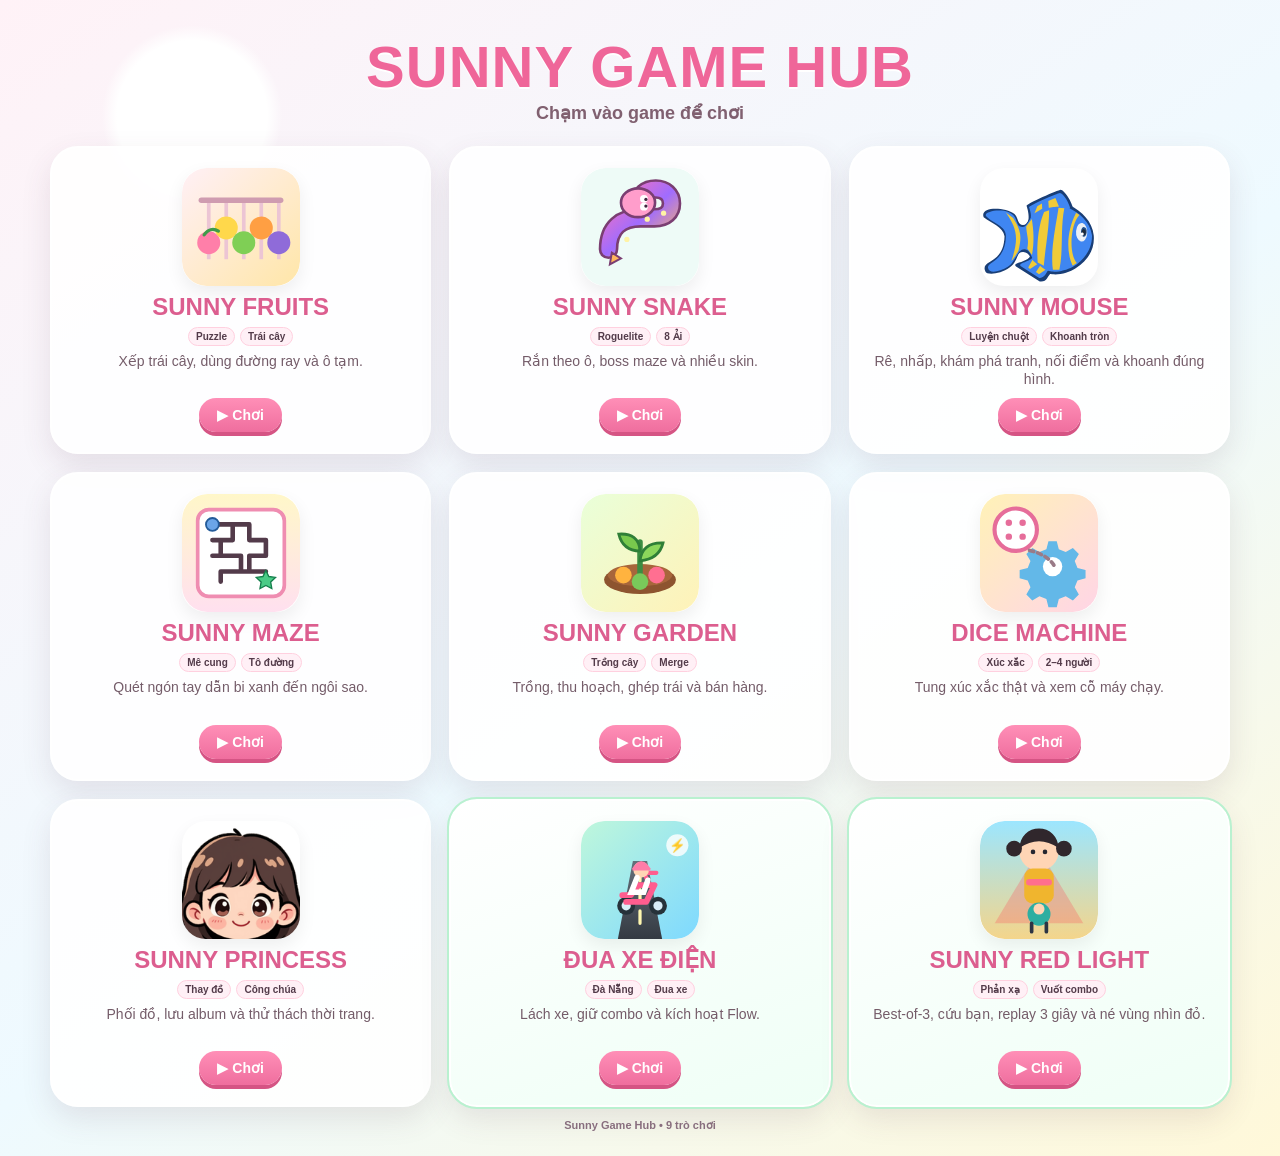
<file: index.html>
<!doctype html>
<html lang="vi">
<head>
<meta charset="utf-8">
<meta name="viewport" content="width=device-width,initial-scale=1,maximum-scale=1,user-scalable=no,viewport-fit=cover">
<meta name="theme-color" content="#ffd6e7">
<title>Sunny Game Hub</title>
<link rel="manifest" href="manifest.json">
<link rel="stylesheet" href="hub.css">
<link rel="icon" href="assets/icons/sunny-garden.svg">
</head>
<body>
<main class="hub">
  <section class="hero">
    <h1>SUNNY GAME HUB</h1>
    <p>Chạm vào game để chơi</p>
  </section>
  <section class="games" aria-label="Danh sách game Sunny">
    <a class="card" href="games/sunny-fruits/index.html" aria-label="Chơi Sunny Fruits"><img src="assets/icons/sunny-fruits.svg" alt=""><div class="card-body"><h2>SUNNY FRUITS</h2><div class="tags"><span class="tag">Puzzle</span><span class="tag">Trái cây</span></div><p>Xếp trái cây, dùng đường ray và ô tạm.</p><span class="play">▶ Chơi</span></div></a>
    <a class="card" href="games/sunny-snake/index.html" aria-label="Chơi Sunny Snake Roguelite"><img src="assets/icons/sunny-snake.svg" alt=""><div class="card-body"><h2>SUNNY SNAKE</h2><div class="tags"><span class="tag">Roguelite</span><span class="tag">8 Ải</span></div><p>Rắn theo ô, boss maze và nhiều skin.</p><span class="play">▶ Chơi</span></div></a>
    <a class="card" href="games/sunny-mouse/index.html" aria-label="Chơi Sunny Mouse luyện chuột"><img src="games/sunny-mouse/upstream/src/activities/clickgame/clickgame.svg" alt=""><div class="card-body"><h2>SUNNY MOUSE</h2><div class="tags"><span class="tag">Luyện chuột</span><span class="tag">Khoanh tròn</span></div><p>Rê, nhấp, khám phá tranh, nối điểm và khoanh đúng hình.</p><span class="play">▶ Chơi</span></div></a>
    <a class="card" href="games/sunny-maze/index.html" aria-label="Chơi Sunny Maze"><img src="assets/icons/sunny-maze.svg" alt=""><div class="card-body"><h2>SUNNY MAZE</h2><div class="tags"><span class="tag">Mê cung</span><span class="tag">Tô đường</span></div><p>Quét ngón tay dẫn bi xanh đến ngôi sao.</p><span class="play">▶ Chơi</span></div></a>
    <a class="card" href="games/sunny-garden/index.html" aria-label="Chơi Sunny Garden"><img src="assets/icons/sunny-garden.svg" alt=""><div class="card-body"><h2>SUNNY GARDEN</h2><div class="tags"><span class="tag">Trồng cây</span><span class="tag">Merge</span></div><p>Trồng, thu hoạch, ghép trái và bán hàng.</p><span class="play">▶ Chơi</span></div></a>
    <a class="card" href="games/sunny-dice-machine/index.html" aria-label="Chơi Sunny Dice Machine"><img src="assets/icons/sunny-dice-machine.svg" alt=""><div class="card-body"><h2>DICE MACHINE</h2><div class="tags"><span class="tag">Xúc xắc</span><span class="tag">2–4 người</span></div><p>Tung xúc xắc thật và xem cỗ máy chạy.</p><span class="play">▶ Chơi</span></div></a>
    <a class="card" href="games/sunny-princess/index.html" aria-label="Chơi Sunny Princess"><img src="games/sunny-princess/assets/chars/thumbs/girl_1.png" alt=""><div class="card-body"><h2>SUNNY PRINCESS</h2><div class="tags"><span class="tag">Thay đồ</span><span class="tag">Công chúa</span></div><p>Phối đồ, lưu album và thử thách thời trang.</p><span class="play">▶ Chơi</span></div></a>
    <a class="card featured" href="games/sunny-scooter-rush/index.html?v=20261004-stable-restore" aria-label="Chơi Cuộc Đua Xe Điện Đà Nẵng"><img src="assets/icons/sunny-scooter-rush.svg" alt=""><div class="card-body"><h2>ĐUA XE ĐIỆN</h2><div class="tags"><span class="tag">Đà Nẵng</span><span class="tag">Đua xe</span></div><p>Lách xe, giữ combo và kích hoạt Flow.</p><span class="play">▶ Chơi</span></div></a>
    <a class="card featured" href="games/sunny-red-light/index.html?v=20261006-taprescue1" aria-label="Chơi Sunny Red Light"><img src="assets/icons/sunny-red-light.svg" alt=""><div class="card-body"><h2>SUNNY RED LIGHT</h2><div class="tags"><span class="tag">Phản xạ</span><span class="tag">Vuốt combo</span></div><p>Best-of-3, cứu bạn, replay 3 giây và né vùng nhìn đỏ.</p><span class="play">▶ Chơi</span></div></a>
  </section>
  <div class="footer">Sunny Game Hub • 9 trò chơi</div>
</main>
<script>(()=>{const stop=e=>e.preventDefault();document.addEventListener('selectstart',stop,{passive:false});document.addEventListener('dragstart',stop,{passive:false});document.addEventListener('contextmenu',stop,{passive:false});})();</script>
</body></html>
</file>
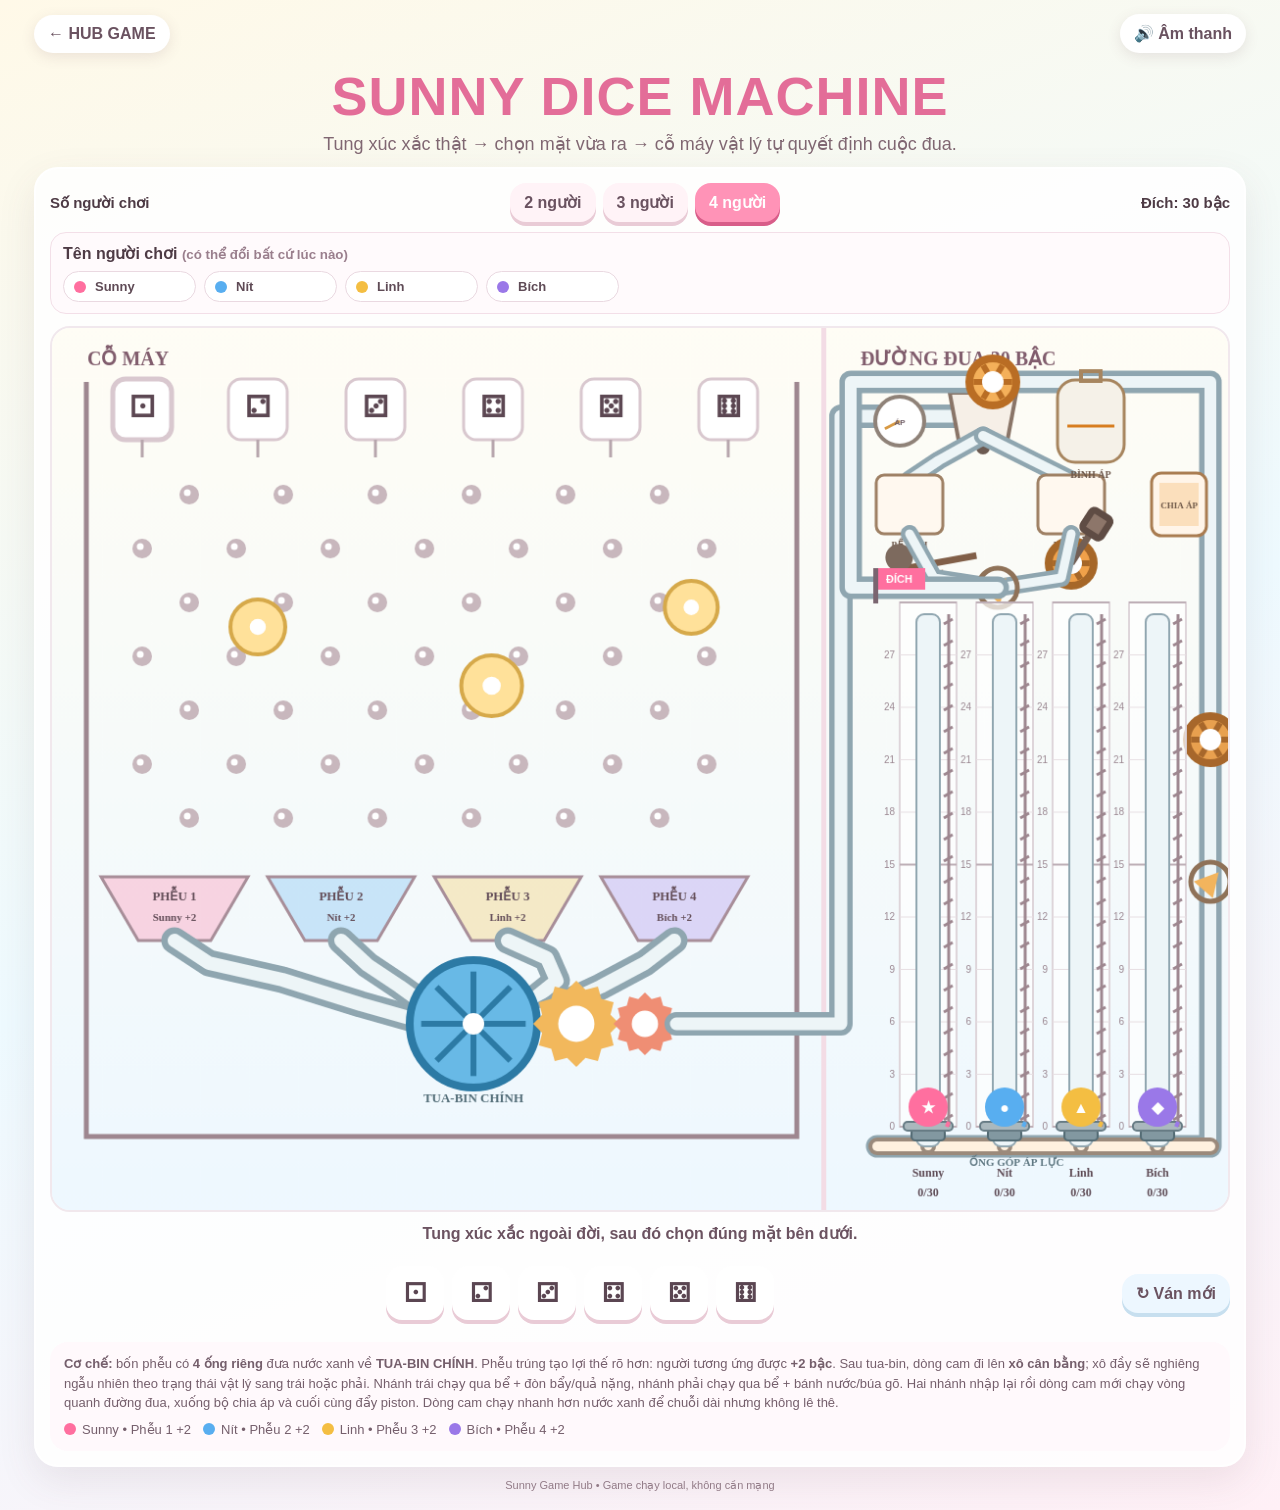
<file: games/sunny-dice-machine/index.html>
<!doctype html>
<html lang="vi">
<head>
<meta charset="utf-8">
<meta name="viewport" content="width=device-width,initial-scale=1,viewport-fit=cover">
<meta name="theme-color" content="#fff3d8">
<title>Sunny Dice Machine</title>
<style>
*{box-sizing:border-box}html,body{margin:0;min-height:100%;font-family:"Trebuchet MS",Arial,sans-serif;color:#4e3b45;background:linear-gradient(160deg,#fff9e8,#eefaff 52%,#fff0f6)}button,a{font:inherit}.app{max-width:1240px;margin:auto;padding:14px}.topbar{display:flex;align-items:center;justify-content:space-between;gap:12px;margin-bottom:8px}.back,.iconbtn{border:0;text-decoration:none;background:#fff;color:#6a5260;border-radius:999px;padding:10px 14px;font-weight:900;box-shadow:0 4px 14px #6c4a5b20;cursor:pointer}.hero{text-align:center;padding:4px 10px 12px}.hero h1{margin:0;color:#e36d98;font-size:clamp(30px,5vw,54px);letter-spacing:1px}.hero p{margin:6px 0 0;color:#806772;font-size:clamp(14px,2vw,18px)}.panel{background:#ffffffdd;border:2px solid #fff;border-radius:24px;box-shadow:0 14px 38px #5f41521a;padding:14px}.setup{display:flex;align-items:center;justify-content:space-between;gap:12px;flex-wrap:wrap;margin-bottom:10px}.setup strong{font-size:15px}.seg{display:flex;gap:7px;flex-wrap:wrap}.namesbox{margin:2px 0 12px;padding:11px 12px;background:#fffafc;border:1px solid #f3dfe8;border-radius:16px}.namesbox strong{display:block;margin-bottom:8px}.namesbox small{font-weight:700;color:#9a7f8d}.nameinputs{display:flex;gap:8px;flex-wrap:wrap}.namefield{display:flex;align-items:center;gap:7px;background:#fff;border:1px solid #ead9e1;border-radius:999px;padding:6px 10px}.namefield i{width:12px;height:12px;border-radius:50%;display:block;flex:none}.namefield input{width:92px;border:0;outline:0;background:transparent;color:#5f4b56;font-weight:900;font-size:13px}.namefield input:focus{color:#d95786}.seg button,.dice button,.reset{border:0;border-radius:16px;background:#fff3f7;color:#6a5260;min-width:48px;padding:10px 14px;font-weight:900;cursor:pointer;box-shadow:0 4px 0 #e9cbd6}.seg button.active{background:#ff93b7;color:#fff;box-shadow:0 4px 0 #d85d89}.seg button:active,.dice button:active,.reset:active{transform:translateY(2px);box-shadow:0 2px 0 #d9bdc8}.canvaswrap{background:#f9fbff;border-radius:20px;overflow:hidden;border:2px solid #f1e8ed}.canvaswrap canvas{display:block;width:100%;height:auto;aspect-ratio:4/3;touch-action:none}.status{display:flex;gap:8px;align-items:center;justify-content:center;min-height:42px;font-weight:900;text-align:center;color:#6c5361}.dicezone{margin-top:12px;display:grid;grid-template-columns:1fr auto;gap:12px;align-items:center}.dice{display:flex;gap:8px;justify-content:center;flex-wrap:wrap}.dice button{font-size:26px;line-height:1;width:58px;height:54px;padding:0;background:#fff;color:#5b4652}.dice button:hover{background:#fff4c8}.dice button:disabled{opacity:.4;cursor:not-allowed}.reset{background:#edf7ff;box-shadow:0 4px 0 #c7dfef}.help{margin-top:12px;font-size:13px;line-height:1.5;color:#755f6c;background:#fff9fc;border-radius:18px;padding:12px 14px}.legend{display:flex;gap:12px;flex-wrap:wrap;margin-top:7px}.dot{display:inline-flex;align-items:center;gap:6px}.dot i{width:12px;height:12px;border-radius:50%;display:inline-block}.history{margin-top:10px;display:flex;gap:7px;flex-wrap:wrap;justify-content:center}.chip{background:#fff;border:1px solid #f0dfe7;border-radius:999px;padding:6px 10px;font-size:12px;font-weight:800}.footer{text-align:center;color:#927b87;font-size:11px;margin:12px 0 4px}@media(max-width:720px){
.app{padding:4px}.topbar{margin-bottom:2px}.back,.iconbtn{padding:7px 10px;font-size:13px}.hero{padding:0 6px 5px}.hero h1{font-size:26px;letter-spacing:.5px}.hero p{margin:2px 0 0;font-size:12px;line-height:1.25}
.panel{padding:5px;border-radius:14px}.setup{justify-content:center;gap:5px;margin-bottom:5px}.setup>strong{width:auto;text-align:center;font-size:12px}.seg{gap:5px}.seg button{padding:7px 10px;min-width:0;border-radius:12px;font-size:12px}
.namesbox{margin:0 0 5px;padding:6px 7px;border-radius:12px}.namesbox strong{margin-bottom:4px;font-size:12px}.namesbox small{font-size:10px}.nameinputs{justify-content:center;gap:4px}.namefield{padding:4px 7px;gap:5px}.namefield input{width:64px;font-size:11px}.namefield i{width:9px;height:9px}
.canvaswrap{border-radius:12px}.status{min-height:30px;font-size:12px;line-height:1.25}.dicezone{grid-template-columns:1fr;gap:5px;margin-top:5px}.dice{gap:5px}.dice button{width:44px;height:40px;font-size:21px}.reset{justify-self:center;padding:7px 12px;font-size:12px}.history{margin-top:5px}.chip{padding:4px 7px;font-size:10px}.help{margin-top:6px;padding:8px;font-size:10px;line-height:1.35}.footer{font-size:9px;margin:5px 0}
}
</style>
</head>
<body>
<main class="app">
  <div class="topbar">
    <a class="back" href="../../index.html">← HUB GAME</a>
    <button class="iconbtn" id="soundBtn" type="button">🔊 Âm thanh</button>
  </div>
  <section class="hero">
    <h1>SUNNY DICE MACHINE</h1>
    <p>Tung xúc xắc thật → chọn mặt vừa ra → cỗ máy vật lý tự quyết định cuộc đua.</p>
  </section>
  <section class="panel">
    <div class="setup">
      <strong>Số người chơi</strong>
      <div class="seg" id="playerButtons">
        <button type="button" data-players="2">2 người</button>
        <button type="button" data-players="3">3 người</button>
        <button type="button" data-players="4" class="active">4 người</button>
      </div>
      <strong>Đích: 30 bậc</strong>
    </div>
    <div class="namesbox">
      <strong>Tên người chơi <small>(có thể đổi bất cứ lúc nào)</small></strong>
      <div class="nameinputs" id="nameInputs"></div>
    </div>
    <div class="canvaswrap"><canvas id="game" width="1200" height="900" aria-label="Cỗ máy xúc xắc vật lý"></canvas></div>
    <div class="status" id="status">Tung xúc xắc ngoài đời, sau đó chọn đúng mặt bên dưới.</div>
    <div class="dicezone">
      <div class="dice" id="diceButtons">
        <button type="button" data-die="1" aria-label="Xúc xắc 1">⚀</button>
        <button type="button" data-die="2" aria-label="Xúc xắc 2">⚁</button>
        <button type="button" data-die="3" aria-label="Xúc xắc 3">⚂</button>
        <button type="button" data-die="4" aria-label="Xúc xắc 4">⚃</button>
        <button type="button" data-die="5" aria-label="Xúc xắc 5">⚄</button>
        <button type="button" data-die="6" aria-label="Xúc xắc 6">⚅</button>
      </div>
      <button class="reset" id="resetBtn" type="button">↻ Ván mới</button>
    </div>
    <div class="history" id="history"></div>
    <div class="help">
      <b>Cơ chế:</b> bốn phễu có <b>4 ống riêng</b> đưa nước xanh về <b>TUA-BIN CHÍNH</b>. Phễu trúng tạo lợi thế rõ hơn: người tương ứng được <b>+2 bậc</b>. Sau tua-bin, dòng cam đi lên <b>xô cân bằng</b>; xô đầy sẽ nghiêng ngẫu nhiên theo trạng thái vật lý sang trái hoặc phải. Nhánh trái chạy qua bể + đòn bẩy/quả nặng, nhánh phải chạy qua bể + bánh nước/búa gõ. Hai nhánh nhập lại rồi dòng cam mới chạy vòng quanh đường đua, xuống bộ chia áp và cuối cùng đẩy piston. Dòng cam chạy nhanh hơn nước xanh để chuỗi dài nhưng không lê thê.
      <div class="legend" id="legend"></div>
    </div>
  </section>
  <div class="footer">Sunny Game Hub • Game chạy local, không cần mạng</div>
</main>
<script>
(()=>{'use strict';
const canvas=document.getElementById('game'),ctx=canvas.getContext('2d');
const statusEl=document.getElementById('status'),historyEl=document.getElementById('history');
const nameInputsEl=document.getElementById('nameInputs'),legendEl=document.getElementById('legend');
const diceBtns=[...document.querySelectorAll('[data-die]')],playerBtns=[...document.querySelectorAll('[data-players]')];
const soundBtn=document.getElementById('soundBtn'),resetBtn=document.getElementById('resetBtn');
const W=1200,H=900,MACHINE_R=780,TARGET=30;
const DEFAULT_NAMES=['Sunny','Nít','Linh','Bích'];
let savedNames;
try{savedNames=JSON.parse(localStorage.getItem('sunnyDicePlayerNames')||'null')}catch(e){savedNames=null}
if(!Array.isArray(savedNames))savedNames=DEFAULT_NAMES.slice();
const racers=[
  {name:savedNames[0]||DEFAULT_NAMES[0],icon:'★',color:'#ff6f9f'},
  {name:savedNames[1]||DEFAULT_NAMES[1],icon:'●',color:'#58aef0'},
  {name:savedNames[2]||DEFAULT_NAMES[2],icon:'▲',color:'#f4be42'},
  {name:savedNames[3]||DEFAULT_NAMES[3],icon:'◆',color:'#9a78e8'}
];
const dieChars=['','⚀','⚁','⚂','⚃','⚄','⚅'];
let audioCtx=null,lastHitSound=0;
function beep(freq=440,dur=.05,vol=.025){
  if(!state.sound)return;
  try{
    audioCtx=audioCtx||new (window.AudioContext||window.webkitAudioContext)();
    const o=audioCtx.createOscillator(),g=audioCtx.createGain();
    o.frequency.value=freq;o.type='sine';g.gain.value=vol;o.connect(g);g.connect(audioCtx.destination);
    const t=audioCtx.currentTime;g.gain.setValueAtTime(vol,t);g.gain.exponentialRampToValueAtTime(.0001,t+dur);
    o.start(t);o.stop(t+dur);
  }catch(e){}
}
function mulberry32(a){return function(){let t=a+=0x6D2B79F5;t=Math.imul(t^t>>>15,t|1);t^=t+Math.imul(t^t>>>7,t|61);return((t^t>>>14)>>>0)/4294967296}}
function clamp(v,a,b){return Math.max(a,Math.min(b,v))}
function lerp(a,b,t){return a+(b-a)*t}
function roundRect(x,y,w,h,r,fill,stroke){
  ctx.beginPath();ctx.roundRect(x,y,w,h,r);if(fill){ctx.fillStyle=fill;ctx.fill()}if(stroke){ctx.strokeStyle=stroke;ctx.stroke()}
}
const pegs=[];
for(let r=0;r<7;r++){
  const count=6+(r%2),gap=96,start=92+(r%2?0:48);
  for(let c=0;c<count;c++){const x=start+c*gap;if(x<745)pegs.push({x,y:170+r*55,r:10})}
}
const movingBase=[
  {x:210,y:305,r:23,amp:28,speed:2.1,phase:0},
  {x:420,y:365,r:26,amp:34,speed:1.7,phase:1},
  {x:625,y:285,r:22,amp:30,speed:2.45,phase:2}
];
const state={
  players:4,scores:[0,0,0,0],visualScores:[0,0,0,0],phase:'idle',die:0,marble:null,
  simTime:0,chainTime:0,round:0,history:[],sound:true,winner:null,run:null,particles:[],
  turbine:0,gear:0,resultApplied:false,missTime:0
};
function setStatus(s){statusEl.textContent=s}
function setDiceEnabled(on){diceBtns.forEach(b=>b.disabled=!on)}
function saveNames(){
  try{localStorage.setItem('sunnyDicePlayerNames',JSON.stringify(racers.map(r=>r.name)))}catch(e){}
}
function playerFunnelText(p){
  if(state.players===4)return 'Phễu '+(p+1);
  if(state.players===3)return 'Phễu '+(p+1);
  return p===0?'Phễu 1 & 3':'Phễu 2 & 4';
}
function renderLegend(){
  legendEl.replaceChildren();
  for(let p=0;p<state.players;p++){
    const span=document.createElement('span');span.className='dot';
    const dot=document.createElement('i');dot.style.background=racers[p].color;
    const name=document.createTextNode((racers[p].name||DEFAULT_NAMES[p])+' • '+playerFunnelText(p)+' +2');
    span.append(dot,name);legendEl.append(span);
  }
  if(state.players===3){
    const span=document.createElement('span');span.className='dot';
    const dot=document.createElement('i');dot.style.background='#f09a44';
    const name=document.createTextNode('Phễu 4 TURBO • người cuối +2');
    span.append(dot,name);legendEl.append(span);
  }
}
function renderNameInputs(){
  nameInputsEl.replaceChildren();
  for(let p=0;p<state.players;p++){
    const label=document.createElement('label');label.className='namefield';
    const dot=document.createElement('i');dot.style.background=racers[p].color;
    const input=document.createElement('input');input.type='text';input.maxLength=12;input.value=racers[p].name||DEFAULT_NAMES[p];input.setAttribute('aria-label','Tên người chơi '+(p+1));
    input.addEventListener('input',()=>{racers[p].name=input.value.slice(0,12);saveNames();renderLegend()});
    input.addEventListener('blur',()=>{const v=input.value.trim();racers[p].name=v||DEFAULT_NAMES[p];input.value=racers[p].name;saveNames();renderLegend()});
    label.append(dot,input);nameInputsEl.append(label);
  }
  renderLegend();
}
function startRun(die){
  if(state.phase!=='idle')return;
  state.die=die;state.round++;state.phase='drop';state.simTime=0;state.chainTime=0;state.resultApplied=false;state.particles=[];
  const seed=((Date.now()&0xffffffff)^(die*2654435761)^(state.round*2246822519))>>>0,rng=mulberry32(seed);
  const startXs=[0,92,210,330,450,570,690];
  const jitter=(rng()-.5)*9,side=(rng()-.5)*18;
  const phases=movingBase.map(()=>rng()*Math.PI*2);
  state.run={seed,rng,phases,collisions:0,energy:0,cup:-1,impact:null,baseMoves:null,moves:null,bonusPlayer:-1,bonusLabel:'',bonusColor:'#f09a44',oldScores:state.scores.slice(),targetScores:null,waterAnnounced:false,gearAnnounced:false,chamberAnnounced:false,valveAnnounced:false,topAnnounced:false,rightAnnounced:false,hydraulicAnnounced:false,raceAnnounced:false,bucketAnnounced:false,branchAnnounced:false,routeSide:null};
  state.marble={x:startXs[die]+jitter,y:78,vx:side,vy:0,r:15,rot:0};
  setDiceEnabled(false);setStatus('Máy đang chạy: viên bi '+dieChars[die]+' đã được thả...');
  beep(620,.07,.035);
}
function funnelRule(c){
  if(state.players===4)return {type:'player',player:c,color:racers[c].color,label:racers[c].name+' +2'};
  if(state.players===3){
    if(c<3)return {type:'player',player:c,color:racers[c].color,label:racers[c].name+' +2'};
    return {type:'balance',player:-1,color:'#f09a44',label:'TURBO • người cuối +2'};
  }
  const p=c%2;
  return {type:'player',player:p,color:racers[p].color,label:racers[p].name+' +2'};
}
function detectCup(x){
  for(let c=0;c<4;c++){
    const left=50+c*170,right=left+150;
    if(x>=left&&x<=right)return c;
  }
  return -1;
}
function handleMiss(){
  if(state.phase!=='drop')return;
  state.phase='miss';state.missTime=0;state.run.cup=-1;
  state.round=Math.max(0,state.round-1);
  setStatus('Quả bóng rơi ra ngoài phễu. Không tính lượt này — hãy thảy lại xí ngầu.');
  beep(125,.18,.03);
}
function updateMiss(dt){
  if(state.phase!=='miss'||!state.marble)return;
  state.missTime+=dt;
  const b=state.marble;b.vy+=920*dt;b.x+=b.vx*dt;b.y+=b.vy*dt;b.rot+=b.vx*dt*.018;
  if(state.missTime>.9||b.y>700){state.marble=null;state.phase='idle';setDiceEnabled(true)}
}
function collideCircle(ball,cx,cy,cr,mvx=0,mvy=0){
  const dx=ball.x-cx,dy=ball.y-cy,rr=ball.r+cr,d2=dx*dx+dy*dy;
  if(d2>=rr*rr||d2===0)return false;
  const d=Math.sqrt(d2),nx=dx/d,ny=dy/d,over=rr-d;
  ball.x+=nx*over;ball.y+=ny*over;
  const rvx=ball.vx-mvx,rvy=ball.vy-mvy,dot=rvx*nx+rvy*ny;
  if(dot<0){
    const e=.78;
    ball.vx-=(1+e)*dot*nx;ball.vy-=(1+e)*dot*ny;
    const tangentX=-ny,tangentY=nx,tang=ball.vx*tangentX+ball.vy*tangentY;
    ball.vx-=tangentX*tang*.025;ball.vy-=tangentY*tang*.025;
  }
  state.run.collisions++;state.run.energy+=Math.min(3,Math.abs(dot)*.0025);
  const now=performance.now();if(now-lastHitSound>55){beep(220+Math.min(500,Math.abs(dot)),.025,.012);lastHitSound=now}
  return true;
}
function stepPhysics(dt){
  if(state.phase!=='drop'||!state.marble)return;
  const b=state.marble;state.simTime+=dt;
  b.vy+=1020*dt;b.x+=b.vx*dt;b.y+=b.vy*dt;b.rot+=b.vx*dt*.018;
  if(b.x-b.r<38){b.x=38+b.r;b.vx=Math.abs(b.vx)*.82;state.run.collisions++}
  if(b.x+b.r>MACHINE_R-24){b.x=MACHINE_R-24-b.r;b.vx=-Math.abs(b.vx)*.82;state.run.collisions++}
  pegs.forEach(p=>collideCircle(b,p.x,p.y,p.r));
  movingBase.forEach((p,i)=>{
    const ph=state.run.phases[i],cx=p.x+Math.sin(state.simTime*p.speed+ph)*p.amp;
    const mvx=Math.cos(state.simTime*p.speed+ph)*p.amp*p.speed;
    collideCircle(b,cx,p.y,p.r,mvx,0);
  });
  if(b.y>585){
    const cup=detectCup(b.x);
    if(cup<0){handleMiss();return}
    state.run.cup=cup;
    state.run.impact={x:b.x,y:b.y,vx:b.vx,vy:b.vy,speed:Math.hypot(b.vx,b.vy)};
    beginChain();
  }else if(state.simTime>8){
    b.y=590;
    const cup=detectCup(b.x);
    if(cup<0){handleMiss();return}
    state.run.cup=cup;
    state.run.impact={x:b.x,y:b.y,vx:b.vx,vy:b.vy,speed:Math.hypot(b.vx,b.vy)};
    beginChain();
  }
}
function computeMoves(){
  const r=state.run,i=r.impact,cup=r.cup;
  const basis=i.x*.017+i.vx*.026+i.vy*.0067+r.collisions*.61+state.die*1.19+r.energy*.43;
  const baseMoves=[];
  for(let p=0;p<state.players;p++){
    const wave=Math.sin(basis+p*1.83)+Math.cos(basis*.57+p*2.11)+Math.sin((cup+1)*(p+2)*.79+i.speed*.008);
    baseMoves.push(1+Math.floor(clamp((wave+3)/6,0,.999)*5));
  }
  const rule=funnelRule(cup);
  let bonusPlayer=rule.player;
  if(rule.type==='balance'){
    let candidates=[...Array(state.players).keys()];
    const minScore=Math.min(...r.oldScores.slice(0,state.players));
    candidates=candidates.filter(p=>r.oldScores[p]===minScore);
    if(candidates.length>1){
      const minBase=Math.min(...candidates.map(p=>baseMoves[p]));
      candidates=candidates.filter(p=>baseMoves[p]===minBase);
    }
    bonusPlayer=candidates[0];
  }
  const moves=baseMoves.slice();
  if(bonusPlayer>=0)moves[bonusPlayer]=Math.min(7,moves[bonusPlayer]+2);
  r.baseMoves=baseMoves;
  r.bonusPlayer=bonusPlayer;
  r.bonusColor=bonusPlayer>=0?racers[bonusPlayer].color:rule.color;
  r.bonusLabel=rule.type==='balance'
    ? 'TURBO chọn '+racers[bonusPlayer].name+' +2'
    : racers[bonusPlayer].name+' +2';
  r.moves=moves;
  r.targetScores=r.oldScores.map((s,p)=>s+(moves[p]||0));
}
function beginChain(){
  if(state.phase!=='drop')return;
  state.phase='chain';state.chainTime=0;state.marble.vx*=.25;state.marble.vy=0;
  computeMoves();
  const rule=funnelRule(state.run.cup);
  if(rule.type==='balance'){
    setStatus('Bóng vào PHỄU 4 TURBO — van cân bằng ưu tiên '+racers[state.run.bonusPlayer].name+' thêm +2 bậc.');
  }else{
    setStatus('Bóng vào PHỄU '+(state.run.cup+1)+' của '+racers[state.run.bonusPlayer].name+' — mở van ưu tiên, tăng áp +2 bậc.');
  }
  beep(180,.12,.03);
}
function updateChain(dt){
  if(state.phase!=='chain')return;
  state.chainTime+=dt;
  const impact=state.run.impact,boost=1+clamp(impact.speed/900,0,.8)+clamp(state.run.energy/10,0,.6);
  if(!state.run.routeSide){
    const signature=Math.floor(Math.abs(impact.x)+Math.abs(impact.vx)*.3+state.run.collisions*7+state.die*11);
    state.run.routeSide=signature%2===0?'left':'right';
  }

  if(state.chainTime>.55&&state.chainTime<6.15&&Math.random()<dt*18){
    state.particles.push({t:0,d:4.5+Math.random()*1.0,j:(Math.random()-.5)*7,r:6.5+Math.random()*3});
  }
  state.particles.forEach(p=>p.t+=dt);
  state.particles=state.particles.filter(p=>p.t<p.d);

  if(state.chainTime>4.65)state.turbine+=dt*1.8*boost;
  if(state.chainTime>5.25)state.gear-=dt*1.12*boost;

  if(state.chainTime>4.75&&!state.run.waterAnnounced){
    state.run.waterAnnounced=true;
    setStatus('Nước xanh đã tới TUA-BIN CHÍNH. Tua-bin bắt đầu quay...');
  }
  if(state.chainTime>5.45&&!state.run.gearAnnounced){
    state.run.gearAnnounced=true;
    setStatus('Tua-bin tạo dòng áp lực màu cam và đẩy lên XÔ CÂN BẰNG...');
  }
  if(state.chainTime>6.2&&!state.run.bucketAnnounced){
    state.run.bucketAnnounced=true;
    setStatus('Xô đang đầy dần... khi đủ nước nó sẽ tự nghiêng sang một phía.');
  }
  if(state.chainTime>7.15&&!state.run.branchAnnounced){
    state.run.branchAnnounced=true;
    setStatus('Xô đã nghiêng sang '+(state.run.routeSide==='left'?'TRÁI':'PHẢI')+' và đổ vào bể chứa tương ứng...');
  }
  if(state.chainTime>8.35&&!state.run.chamberAnnounced){
    state.run.chamberAnnounced=true;
    setStatus(state.run.routeSide==='left'
      ? 'Bể trái đang kéo đòn bẩy + quả nặng, mở van vòng ngoài...'
      : 'Bể phải đang quay bánh nước phụ + búa gõ, mở van vòng ngoài...');
  }
  if(state.chainTime>9.35&&!state.run.topAnnounced){
    state.run.topAnnounced=true;
    setStatus('Dòng cam tăng tốc chạy vòng lên mép trái và ngang phía trên đường đua...');
  }
  if(state.chainTime>11.0&&!state.run.rightAnnounced){
    state.run.rightAnnounced=true;
    setStatus('Dòng cam tới mép phải, chạy xuống bộ chia áp lực...');
  }
  if(state.chainTime>12.35&&!state.run.hydraulicAnnounced){
    state.run.hydraulicAnnounced=true;
    setStatus('Áp lực cam đã về ống góp dưới đáy và đang chia tới từng xi-lanh...');
  }
  if(state.chainTime>13.25&&!state.run.raceAnnounced){
    state.run.raceAnnounced=true;
    setStatus('Các xi-lanh đã nhận áp lực. Piston bắt đầu đẩy các viên bi lên...');
  }

  if(state.chainTime>13.25){
    const q=clamp((state.chainTime-13.25)/2.75,0,1),ease=1-Math.pow(1-q,3);
    for(let p=0;p<state.players;p++)state.visualScores[p]=lerp(state.run.oldScores[p],state.run.targetScores[p],ease);
  }

  if(state.chainTime>16.35&&!state.resultApplied){
    state.resultApplied=true;
    state.scores=state.run.targetScores.slice();
    state.visualScores=state.scores.slice();
    const crossed=[];for(let p=0;p<state.players;p++)if(state.scores[p]>=TARGET)crossed.push(p);
    const desc=state.run.moves.map((m,p)=>racers[p].name+' +'+m+(state.run.bonusPlayer===p?' (phễu +2)':'')).join(' • ');
    state.history.unshift(dieChars[state.die]+' → '+desc);
    state.history=state.history.slice(0,5);
    renderHistory();
    if(crossed.length){
      let winner=crossed[0];
      crossed.forEach(p=>{if(state.scores[p]>state.scores[winner])winner=p});
      state.winner=winner;state.phase='gameover';
      setStatus('🏆 '+racers[winner].name+' đã lên tới đỉnh! Bấm “Ván mới” để chơi lại.');
      beep(880,.16,.05);setTimeout(()=>beep(1100,.18,.04),170);
    }else{
      state.phase='idle';setDiceEnabled(true);
      setStatus('Kết quả: '+desc+'. Piston đã khóa vị trí. Tung xúc xắc thật cho lượt tiếp theo.');
      beep(760,.08,.025);
    }
  }
}
function renderHistory(){
  historyEl.replaceChildren();
  state.history.forEach(x=>{const span=document.createElement('span');span.className='chip';span.textContent=x;historyEl.append(span)});
}
function resetGame(players=state.players){
  state.players=players;state.scores=[0,0,0,0];state.visualScores=[0,0,0,0];state.phase='idle';state.die=0;state.marble=null;state.round=0;state.history=[];state.winner=null;state.particles=[];state.turbine=0;state.gear=0;state.resultApplied=false;state.missTime=0;
  playerBtns.forEach(b=>b.classList.toggle('active',+b.dataset.players===players));
  renderNameInputs();setDiceEnabled(true);renderHistory();setStatus('Tung xúc xắc ngoài đời, sau đó chọn đúng mặt bên dưới.');
}
function pathLength(points){
  let n=0;for(let i=1;i<points.length;i++)n+=Math.hypot(points[i][0]-points[i-1][0],points[i][1]-points[i-1][1]);return n;
}
function pathPoint(points,q){
  const total=pathLength(points);let d=clamp(q,0,1)*total;
  for(let i=1;i<points.length;i++){
    const a=points[i-1],b=points[i],seg=Math.hypot(b[0]-a[0],b[1]-a[1]);
    if(d<=seg){const t=seg?d/seg:0;return [lerp(a[0],b[0],t),lerp(a[1],b[1],t)]}
    d-=seg;
  }
  return points[points.length-1].slice();
}
function strokePartialPath(points,q,color,width,shadow){
  const total=pathLength(points);let d=clamp(q,0,1)*total;
  ctx.save();ctx.lineCap='round';ctx.lineJoin='round';ctx.strokeStyle=color;ctx.lineWidth=width;
  if(shadow){ctx.shadowColor=shadow;ctx.shadowBlur=10}
  ctx.beginPath();ctx.moveTo(points[0][0],points[0][1]);
  for(let i=1;i<points.length;i++){
    const a=points[i-1],b=points[i],seg=Math.hypot(b[0]-a[0],b[1]-a[1]);
    if(d>=seg){ctx.lineTo(b[0],b[1]);d-=seg}
    else if(d>0){const t=d/seg;ctx.lineTo(lerp(a[0],b[0],t),lerp(a[1],b[1],t));d=0;break}
    else break;
  }
  ctx.stroke();ctx.restore();
}
function drawPipe(points,outer=28,inner=15){
  ctx.save();ctx.lineCap='round';ctx.lineJoin='round';
  ctx.strokeStyle='#8fa6b0';ctx.lineWidth=outer;ctx.beginPath();ctx.moveTo(points[0][0],points[0][1]);
  for(let i=1;i<points.length;i++)ctx.lineTo(points[i][0],points[i][1]);ctx.stroke();
  ctx.strokeStyle='#edf5f7';ctx.lineWidth=inner;ctx.beginPath();ctx.moveTo(points[0][0],points[0][1]);
  for(let i=1;i<points.length;i++)ctx.lineTo(points[i][0],points[i][1]);ctx.stroke();ctx.restore();
}
function drawPressureChamber(x,y,q){
  ctx.save();
  roundRect(x-34,y-42,68,84,18,'#f5f1e8','#a7855e');
  ctx.lineWidth=4;ctx.strokeStyle='#a7855e';ctx.strokeRect(x-10,y-51,20,10);
  const fill=clamp(q,0,1),h=65*fill;
  ctx.beginPath();ctx.roundRect(x-25,y+31-h,50,h,12);ctx.fillStyle='#ef9a34';ctx.fill();
  ctx.strokeStyle='#d77c1d';ctx.lineWidth=3;ctx.beginPath();ctx.moveTo(x-24,y+5);ctx.lineTo(x+24,y+5);ctx.stroke();
  ctx.fillStyle='#6d584b';ctx.font='900 10px Trebuchet MS';ctx.textAlign='center';ctx.fillText('BÌNH ÁP',x,y+58);
  ctx.restore();
}
function drawCheckValve(x,y,q){
  ctx.save();ctx.translate(x,y);
  ctx.strokeStyle='#8f7258';ctx.lineWidth=5;ctx.beginPath();ctx.arc(0,0,20,0,Math.PI*2);ctx.stroke();
  ctx.rotate(lerp(-.85,.25,clamp(q,0,1)));ctx.fillStyle='#f2b45d';ctx.beginPath();ctx.moveTo(-11,-13);ctx.lineTo(13,0);ctx.lineTo(-11,13);ctx.closePath();ctx.fill();
  ctx.restore();
}
function drawPressureGauge(x,y,q){
  ctx.save();ctx.translate(x,y);ctx.fillStyle='#fff';ctx.beginPath();ctx.arc(0,0,25,0,Math.PI*2);ctx.fill();
  ctx.strokeStyle='#8f8278';ctx.lineWidth=4;ctx.stroke();ctx.strokeStyle='#d89a44';ctx.lineWidth=3;
  const a=lerp(Math.PI*.85,Math.PI*2.15,clamp(q,0,1));ctx.beginPath();ctx.moveTo(0,0);ctx.lineTo(Math.cos(a)*17,Math.sin(a)*17);ctx.stroke();
  ctx.fillStyle='#6b5962';ctx.font='900 8px Arial';ctx.textAlign='center';ctx.fillText('ÁP',0,4);ctx.restore();
}
function drawDistributor(x,y,q){
  ctx.save();roundRect(x-28,y-32,56,64,10,'#fff5e9','#a97c50');
  ctx.fillStyle='#ef9a34';ctx.globalAlpha=.25+.65*clamp(q,0,1);ctx.fillRect(x-20,y-22,40,44);
  ctx.globalAlpha=1;ctx.fillStyle='#6f5949';ctx.font='900 9px Trebuchet MS';ctx.textAlign='center';ctx.fillText('CHIA ÁP',x,y+4);ctx.restore();
}
function drawTippingBucket(x,y,fill,side,tip){
  ctx.save();ctx.translate(x,y);
  const ang=side==='left'?-tip*.55:tip*.55;ctx.rotate(ang);
  ctx.fillStyle='#f6efe7';ctx.strokeStyle='#8a7568';ctx.lineWidth=4;
  ctx.beginPath();ctx.moveTo(-34,-24);ctx.lineTo(34,-24);ctx.lineTo(25,24);ctx.lineTo(-25,24);ctx.closePath();ctx.fill();ctx.stroke();
  const h=40*clamp(fill,0,1);ctx.save();ctx.beginPath();ctx.rect(-24,20-h,48,h);ctx.clip();ctx.fillStyle='#ef9a34';ctx.fillRect(-24,-20,48,40);ctx.restore();
  ctx.beginPath();ctx.arc(0,32,7,0,Math.PI*2);ctx.fillStyle='#6c5a51';ctx.fill();
  ctx.restore();
}
function drawReservoir(x,y,q,label){
  ctx.save();roundRect(x-34,y-30,68,60,8,'#fff8ef','#9e8064');
  ctx.fillStyle='#ef9a34';ctx.globalAlpha=.8;ctx.fillRect(x-27,y+22-44*clamp(q,0,1),54,44*clamp(q,0,1));ctx.globalAlpha=1;
  ctx.fillStyle='#6d584b';ctx.font='900 9px Trebuchet MS';ctx.textAlign='center';ctx.fillText(label,x,y+44);ctx.restore();
}
function drawSeesawMechanism(x,y,q){
  const a=lerp(-.18,.22,clamp(q,0,1));ctx.save();ctx.translate(x,y);ctx.rotate(a);
  ctx.strokeStyle='#815f48';ctx.lineWidth=7;ctx.beginPath();ctx.moveTo(-44,0);ctx.lineTo(44,0);ctx.stroke();
  ctx.fillStyle='#9d7659';ctx.beginPath();ctx.moveTo(-8,8);ctx.lineTo(8,8);ctx.lineTo(0,30);ctx.closePath();ctx.fill();
  ctx.fillStyle='#7d6a5e';ctx.beginPath();ctx.arc(-34,-12,14,0,Math.PI*2);ctx.fill();
  ctx.restore();
}
function drawHammerMechanism(x,y,q){
  ctx.save();ctx.translate(x,y);
  drawWheel(0,0,23,state.gear*3.2,'#f0a14a','#a66728',6);
  const a=lerp(-1.0,.45,(Math.sin(state.chainTime*8)*.5+.5)*clamp(q,0,1));
  ctx.rotate(a);ctx.strokeStyle='#735f54';ctx.lineWidth=7;ctx.beginPath();ctx.moveTo(0,0);ctx.lineTo(42,0);ctx.stroke();
  roundRect(36,-11,23,22,4,'#8d766a','#5f4c44');ctx.restore();
}
function drawMachine(){
  ctx.clearRect(0,0,W,H);
  const g=ctx.createLinearGradient(0,0,0,H);g.addColorStop(0,'#fffdf5');g.addColorStop(1,'#eef8ff');ctx.fillStyle=g;ctx.fillRect(0,0,W,H);
  ctx.fillStyle='#f3dce5';ctx.fillRect(785,0,5,H);
  ctx.fillStyle='#815d6d';ctx.font='900 20px Trebuchet MS';ctx.fillText('CỖ MÁY',36,38);ctx.fillText('ĐƯỜNG ĐUA 30 BẬC',825,38);

  ctx.strokeStyle='#9e8790';ctx.lineWidth=5;ctx.beginPath();ctx.moveTo(35,55);ctx.lineTo(35,825);ctx.lineTo(760,825);ctx.lineTo(760,55);ctx.stroke();

  const xs=[92,210,330,450,570,690];
  for(let d=1;d<=6;d++){
    roundRect(xs[d-1]-30,52,60,62,13,'#fff','#d9c8cf');ctx.fillStyle='#5c4752';ctx.font='700 30px Arial';ctx.textAlign='center';ctx.fillText(dieChars[d],xs[d-1],91);
    ctx.strokeStyle='#b7a6ad';ctx.lineWidth=3;ctx.beginPath();ctx.moveTo(xs[d-1],114);ctx.lineTo(xs[d-1],132);ctx.stroke();
  }
  ctx.textAlign='left';

  pegs.forEach(p=>{ctx.beginPath();ctx.arc(p.x,p.y,p.r,0,Math.PI*2);ctx.fillStyle='#c8b7bd';ctx.fill();ctx.beginPath();ctx.arc(p.x-2,p.y-2,p.r*.35,0,Math.PI*2);ctx.fillStyle='#fff';ctx.fill()});
  movingBase.forEach((p,i)=>{
    const ph=state.run?state.run.phases[i]:p.phase,cx=p.x+Math.sin((state.simTime||0)*p.speed+ph)*p.amp;
    ctx.beginPath();ctx.arc(cx,p.y,p.r+5,0,Math.PI*2);ctx.fillStyle='#ffe19a';ctx.fill();ctx.strokeStyle='#d6a94a';ctx.lineWidth=4;ctx.stroke();
    ctx.beginPath();ctx.arc(cx,p.y,p.r*.36,0,Math.PI*2);ctx.fillStyle='#fff';ctx.fill();
  });

  // Phễu hạ thấp để tăng chiều dài đường ống xanh.
  for(let c=0;c<4;c++){
    const x=50+c*170,rule=funnelRule(c),selected=state.phase==='chain'&&state.run&&state.run.cup===c;
    ctx.save();ctx.globalAlpha=selected?.55:.28;ctx.fillStyle=rule.color;
    ctx.beginPath();ctx.moveTo(x,560);ctx.lineTo(x+150,560);ctx.lineTo(x+112,625);ctx.lineTo(x+38,625);ctx.closePath();ctx.fill();ctx.restore();
    ctx.strokeStyle=selected?rule.color:'#a88e99';ctx.lineWidth=selected?6:3;
    if(selected){ctx.save();ctx.shadowColor=rule.color;ctx.shadowBlur=14;ctx.stroke();ctx.restore()}else ctx.stroke();
    ctx.fillStyle='#654f5a';ctx.textAlign='center';ctx.font='900 13px Trebuchet MS';ctx.fillText('PHỄU '+(c+1),x+75,584);
    ctx.font='900 11px Trebuchet MS';
    const label=rule.type==='balance'?'TURBO CUỐI +2':(racers[rule.player].name.length>9?racers[rule.player].name.slice(0,8)+'…':racers[rule.player].name)+' +2';
    ctx.fillText(label,x+75,605);
  }
  ctx.textAlign='left';

  const turbineX=430,turbineY=710;
  const funnelPaths=[
    [[125,625],[160,648],[235,665],[315,690],[368,705]],
    [[295,625],[322,650],[355,672],[380,690],[392,703]],
    [[465,625],[505,643],[515,666],[490,686],[455,704]],
    [[635,625],[605,648],[560,672],[515,693],[492,705]]
  ];
  funnelPaths.forEach(p=>drawPipe(p,27,14));

  const cup=state.run?state.run.cup:-1;
  if(state.phase==='chain'&&cup>=0){
    const blueQ=clamp((state.chainTime-.55)/4.55,0,1);
    strokePartialPath(funnelPaths[cup],blueQ,'#49baf0',11,'#8fdcff');
    const pt=pathPoint(funnelPaths[cup],blueQ);
    ctx.beginPath();ctx.arc(pt[0],pt[1],8,0,Math.PI*2);ctx.fillStyle='#eafaff';ctx.fill();ctx.strokeStyle='#32a9e1';ctx.lineWidth=3;ctx.stroke();
    state.particles.forEach(p=>{
      const q=clamp(p.t/p.d,0,1),pp=pathPoint(funnelPaths[cup],q),wig=p.j*Math.sin(q*Math.PI);
      ctx.beginPath();ctx.arc(pp[0],pp[1]+wig*.25,p.r*.72,0,Math.PI*2);ctx.fillStyle='#28aeea';ctx.fill();
    });
  }

  drawWheel(turbineX,turbineY,65,state.turbine,'#68b9e6','#2c7aa5',8);
  ctx.fillStyle='#536d78';ctx.font='900 13px Trebuchet MS';ctx.textAlign='center';ctx.fillText('TUA-BIN CHÍNH',turbineX,790);
  drawGear(535,710,44,state.gear,'#f2b85c');drawGear(605,710,32,-state.gear*1.35,'#ef8e74');

  // Dòng cam từ tua-bin lên xô cân bằng.
  const feedRoute=[[637,710],[730,710],[805,710],[805,90],[950,90]];
  drawPipe(feedRoute,24,13);
  const feedQ=state.phase==='chain'?clamp((state.chainTime-5.45)/1.55,0,1):0;
  if(feedQ>0)strokePartialPath(feedRoute,feedQ,'#ef982f',10,'#ffc36c');

  const bucketFill=clamp((state.chainTime-5.9)/1.1,0,1);
  const bucketTip=clamp((state.chainTime-7.0)/.55,0,1);
  const side=state.run&&state.run.routeSide?state.run.routeSide:'left';
  drawTippingBucket(950,90,bucketFill,side,bucketTip);

  // Hai nhánh vật lý khác nhau.
  const leftRoute=[[950,110],[905,135],[875,155]];
  const rightRoute=[[950,110],[1000,135],[1040,155]];
  drawPipe(leftRoute,19,10);drawPipe(rightRoute,19,10);
  const branchQ=state.phase==='chain'?clamp((state.chainTime-7.05)/.9,0,1):0;
  if(side==='left'&&branchQ>0)strokePartialPath(leftRoute,branchQ,'#ef982f',8,'#ffc36c');
  if(side==='right'&&branchQ>0)strokePartialPath(rightRoute,branchQ,'#ef982f',8,'#ffc36c');

  const tankQ=clamp((state.chainTime-7.5)/1.1,0,1);
  drawReservoir(875,180,side==='left'?tankQ:0,'BỂ TRÁI');
  drawReservoir(1040,180,side==='right'?tankQ:0,'BỂ PHẢI');
  drawSeesawMechanism(900,240,side==='left'?clamp((state.chainTime-8.15)/.8,0,1):0);
  drawHammerMechanism(1040,240,side==='right'?clamp((state.chainTime-8.15)/.8,0,1):0);

  // Hai nhánh nhập lại tại van chính rồi mới chạy vòng quanh đường đua.
  const mergeLeft=[[875,210],[900,255],[965,265]];
  const mergeRight=[[1040,210],[1030,255],[965,265]];
  drawPipe(mergeLeft,18,9);drawPipe(mergeRight,18,9);
  const mergeQ=state.phase==='chain'?clamp((state.chainTime-8.35)/.85,0,1):0;
  if(side==='left'&&mergeQ>0)strokePartialPath(mergeLeft,mergeQ,'#ef982f',8,'#ffc36c');
  if(side==='right'&&mergeQ>0)strokePartialPath(mergeRight,mergeQ,'#ef982f',8,'#ffc36c');
  drawCheckValve(965,265,clamp((state.chainTime-9.0)/.4,0,1));

  // Vòng áp lực dài quanh đường đua.
  const loopRoute=[[965,265],[815,265],[815,55],[1182,55],[1182,835],[842,835]];
  drawPipe(loopRoute,23,12);
  const loopQ=state.phase==='chain'?clamp((state.chainTime-9.25)/3.2,0,1):0;
  if(loopQ>0){
    strokePartialPath(loopRoute,loopQ,'#ef982f',9,'#ffc36c');
    const op=pathPoint(loopRoute,loopQ);
    ctx.beginPath();ctx.arc(op[0],op[1],9,0,Math.PI*2);ctx.fillStyle='#fff0bd';ctx.fill();ctx.strokeStyle='#e1841d';ctx.lineWidth=3;ctx.stroke();
  }

  // Cơ cấu phụ dọc vòng ngoài để không còn khoảng trống.
  drawPressureGauge(865,95,clamp((state.chainTime-9.6)/.9,0,1));
  drawWheel(960,55,24,state.gear*2.5,'#f4b05a','#b96d24',6);
  drawPressureChamber(1060,95,clamp((state.chainTime-10.0)/.9,0,1));
  drawDistributor(1150,180,clamp((state.chainTime-10.75)/.9,0,1));
  drawWheel(1182,420,24,-state.gear*2.1,'#e8a04f','#a7672b',6);
  drawCheckValve(1182,565,clamp((state.chainTime-11.1)/.5,0,1));

  drawHydraulicNetwork(state.phase==='chain'?clamp((state.chainTime-12.15)/1.15,0,1):0);

  if(state.marble){
    const b=state.marble;ctx.save();ctx.translate(b.x,b.y);ctx.rotate(b.rot);
    const mg=ctx.createRadialGradient(-5,-7,2,0,0,b.r);mg.addColorStop(0,'#fff6a8');mg.addColorStop(.35,'#ffbd52');mg.addColorStop(1,'#d9772d');
    ctx.fillStyle=mg;ctx.beginPath();ctx.arc(0,0,b.r,0,Math.PI*2);ctx.fill();ctx.strokeStyle='#a85c26';ctx.lineWidth=2;ctx.stroke();ctx.restore();
  }
}
function drawEnergyTransfer(q){
  const x1=647,x2=786,y=595,px=lerp(x1,x2,q);
  ctx.save();ctx.strokeStyle='#ffd45e';ctx.lineWidth=8;ctx.lineCap='round';ctx.shadowColor='#ffe992';ctx.shadowBlur=13;
  ctx.beginPath();ctx.moveTo(x1,y);ctx.lineTo(px,y);ctx.stroke();
  ctx.beginPath();ctx.arc(px,y,10,0,Math.PI*2);ctx.fillStyle='#fff4a8';ctx.fill();ctx.restore();
}
function drawHydraulicPump(x,y,phase){
  const piston=Math.sin(-phase*2.1)*8;
  ctx.save();
  roundRect(x-29,y-31,58,62,10,'#eef4f6','#738993');
  ctx.lineWidth=4;ctx.strokeStyle='#738993';ctx.strokeRect(x-3,y-21,25,42);
  ctx.fillStyle='#53b9e8aa';ctx.fillRect(x+1,y-17,17,34);
  ctx.fillStyle='#657b84';ctx.fillRect(x-19+piston*.2,y-7,25,14);
  ctx.strokeStyle='#6b5962';ctx.lineWidth=6;ctx.beginPath();ctx.moveTo(x-46,y);ctx.lineTo(x-20+piston*.2,y);ctx.stroke();
  ctx.beginPath();ctx.arc(x-43,y,13,0,Math.PI*2);ctx.strokeStyle='#d8ad50';ctx.lineWidth=5;ctx.stroke();
  ctx.fillStyle='#536d78';ctx.font='800 10px Trebuchet MS';ctx.textAlign='center';ctx.fillText('BƠM',x,y+47);
  ctx.restore();
}
function drawHydraulicNetwork(q){
  const manifoldY=835,startX=842,endX=1182;
  ctx.save();ctx.lineCap='round';ctx.lineJoin='round';
  ctx.strokeStyle='#9b8a7b';ctx.lineWidth=18;ctx.beginPath();ctx.moveTo(endX,manifoldY);ctx.lineTo(startX,manifoldY);ctx.stroke();
  ctx.strokeStyle='#fff1df';ctx.lineWidth=10;ctx.beginPath();ctx.moveTo(endX,manifoldY);ctx.lineTo(startX,manifoldY);ctx.stroke();

  for(let p=0;p<state.players;p++){
    const cx=865+p*78+29;
    ctx.strokeStyle='#9b8a7b';ctx.lineWidth=16;ctx.beginPath();ctx.moveTo(cx,manifoldY);ctx.lineTo(cx,818);ctx.stroke();
    ctx.strokeStyle='#fff1df';ctx.lineWidth=8;ctx.beginPath();ctx.moveTo(cx,manifoldY);ctx.lineTo(cx,818);ctx.stroke();
  }

  if(q>0){
    const travel=(endX-startX)*q;
    ctx.strokeStyle='#ef982f';ctx.lineWidth=9;ctx.shadowColor='#ffc36c';ctx.shadowBlur=9;
    ctx.beginPath();ctx.moveTo(endX,manifoldY);ctx.lineTo(endX-travel,manifoldY);ctx.stroke();
    for(let p=0;p<state.players;p++){
      const cx=865+p*78+29;
      if(endX-travel<=cx){
        const bq=clamp((travel-(endX-cx))/32,0,1);
        ctx.beginPath();ctx.moveTo(cx,manifoldY);ctx.lineTo(cx,lerp(manifoldY,818,bq));ctx.stroke();
      }
    }
  }

  if(state.phase==='chain'&&state.run&&state.run.bonusPlayer>=0&&q>.45){
    const p=state.run.bonusPlayer,cx=865+p*78+29,pulse=.55+.45*Math.sin(state.chainTime*7);
    ctx.strokeStyle=racers[p].color;ctx.lineWidth=11;ctx.shadowColor=racers[p].color;ctx.shadowBlur=12+6*pulse;
    ctx.beginPath();ctx.moveTo(cx,manifoldY);ctx.lineTo(cx,810);ctx.stroke();
    ctx.fillStyle=racers[p].color;ctx.beginPath();ctx.arc(cx,manifoldY-8,7+2*pulse,0,Math.PI*2);ctx.fill();
  }
  ctx.restore();
}
function drawWheel(x,y,r,a,fill,stroke,spokes){
  ctx.save();ctx.translate(x,y);ctx.rotate(a);ctx.strokeStyle=stroke;ctx.lineWidth=8;ctx.fillStyle=fill;ctx.beginPath();ctx.arc(0,0,r,0,Math.PI*2);ctx.fill();ctx.stroke();
  ctx.lineWidth=6;for(let i=0;i<spokes;i++){const t=i*Math.PI*2/spokes;ctx.beginPath();ctx.moveTo(0,0);ctx.lineTo(Math.cos(t)*r*.82,Math.sin(t)*r*.82);ctx.stroke()}
  ctx.beginPath();ctx.arc(0,0,11,0,Math.PI*2);ctx.fillStyle='#fff';ctx.fill();ctx.restore();
}
function drawGear(x,y,r,a,color){
  ctx.save();ctx.translate(x,y);ctx.rotate(a);ctx.fillStyle=color;ctx.beginPath();
  const n=12;for(let i=0;i<n*2;i++){const rr=i%2?r*.82:r,ang=i*Math.PI/n;const px=Math.cos(ang)*rr,py=Math.sin(ang)*rr;i?ctx.lineTo(px,py):ctx.moveTo(px,py)}ctx.closePath();ctx.fill();
  ctx.beginPath();ctx.arc(0,0,r*.42,0,Math.PI*2);ctx.fillStyle='#fff';ctx.fill();ctx.restore();
}
function drawRace(){
  const top=280,bottom=815,trackH=bottom-top;
  for(let p=0;p<state.players;p++){
    const x=865+p*78,w=58,cx=x+w/2;
    ctx.fillStyle='#ffffffb5';ctx.fillRect(x,top,w,trackH);
    ctx.strokeStyle='#ded5da';ctx.lineWidth=2;ctx.strokeRect(x,top,w,trackH);
    for(let st=0;st<=10;st++){
      const y=bottom-st*(trackH/10);ctx.strokeStyle=st%5===0?'#bdaeb6':'#e7dfe3';ctx.lineWidth=st%5===0?2:1;
      ctx.beginPath();ctx.moveTo(x,y);ctx.lineTo(x+w,y);ctx.stroke();
      if(st<10){ctx.fillStyle='#9a8791';ctx.font='10px Arial';ctx.textAlign='right';ctx.fillText(String(st*3),x-5,y+3)}
    }

    roundRect(cx-12,top+12,24,trackH+8,8,'#edf5f8','#90a6b0');
    const score=clamp(state.visualScores[p],0,TARGET);
    const ballBottom=bottom-20,ballTop=top+27;
    const ballY=lerp(ballBottom,ballTop,score/TARGET);
    const plateY=ballY+23;

    ctx.save();ctx.beginPath();ctx.rect(cx-8,plateY+5,16,Math.max(0,bottom+9-(plateY+5)));ctx.clip();
    const fg=ctx.createLinearGradient(0,plateY,0,bottom);fg.addColorStop(0,'#ffd08a');fg.addColorStop(1,'#e98a22');
    ctx.fillStyle=fg;ctx.fillRect(cx-8,plateY+5,16,bottom+10-plateY);
    if(state.phase==='chain'&&state.chainTime>12.3){
      const pulse=(Math.sin(state.chainTime*8+p)+1)/2;ctx.fillStyle='rgba(255,255,255,'+(0.18+0.32*pulse)+')';
      ctx.fillRect(cx-7,lerp(bottom,plateY+8,pulse),14,9);
    }
    ctx.restore();

    ctx.fillStyle='#6f8791';ctx.fillRect(cx-5,plateY+5,10,Math.max(0,bottom+9-(plateY+5)));
    roundRect(cx-17,plateY-1,34,12,4,'#8298a1','#536b74');
    roundRect(cx-25,plateY-8,50,9,4,'#aab8bd','#667b84');

    ctx.strokeStyle='#9e8790';ctx.lineWidth=3;ctx.beginPath();ctx.moveTo(x+w-8,top+12);ctx.lineTo(x+w-8,bottom);ctx.stroke();
    for(let yy=top+22;yy<bottom;yy+=22){ctx.beginPath();ctx.moveTo(x+w-13,yy);ctx.lineTo(x+w-4,yy-5);ctx.stroke()}
    ctx.strokeStyle=racers[p].color;ctx.lineWidth=4;ctx.beginPath();ctx.moveTo(cx+19,plateY-3);ctx.lineTo(x+w-8,plateY-8);ctx.stroke();

    ctx.fillStyle=racers[p].color;ctx.beginPath();ctx.arc(cx,ballY,20,0,Math.PI*2);ctx.fill();
    ctx.fillStyle='#fff';ctx.font='900 16px Arial';ctx.textAlign='center';ctx.fillText(racers[p].icon,cx,ballY+6);

    ctx.fillStyle='#5e4b55';ctx.font='900 12px Trebuchet MS';ctx.fillText(racers[p].name,cx,866);ctx.fillText(Math.floor(state.visualScores[p])+'/30',cx,886);
    if(state.phase==='chain'&&state.chainTime>13.25&&state.run&&state.run.moves){
      const q=clamp((state.chainTime-13.25)/2.75,0,1);
      if(q<1){
        ctx.fillStyle=racers[p].color;ctx.font='900 17px Trebuchet MS';ctx.fillText('PISTON +'+state.run.moves[p],cx,Math.max(top+18,ballY-32));
        if(state.run.bonusPlayer===p){
          roundRect(cx-30,Math.max(top+24,ballY-59),60,19,8,'#fff7d7',racers[p].color);
          ctx.fillStyle=racers[p].color;ctx.font='900 10px Trebuchet MS';ctx.fillText('PHỄU +2',cx,Math.max(top+37,ballY-46));
        }
      }
    }
  }
  ctx.textAlign='left';
  ctx.fillStyle='#607983';ctx.font='800 11px Trebuchet MS';ctx.fillText('ỐNG GÓP ÁP LỰC',936,855);
  ctx.fillStyle='#7a6570';ctx.fillRect(838,245,5,36);ctx.fillStyle='#ff6f9f';ctx.fillRect(843,245,48,22);ctx.fillStyle='#fff';ctx.font='900 11px Arial';ctx.fillText('ĐÍCH',851,260);
  if(state.winner!==null&&state.phase==='gameover'){
    ctx.fillStyle='#fff8c6e8';ctx.fillRect(830,390,330,120);ctx.fillStyle='#6b5360';ctx.font='900 28px Trebuchet MS';ctx.textAlign='center';ctx.fillText('🏆 '+racers[state.winner].name+' THẮNG!',995,450);ctx.font='700 15px Trebuchet MS';ctx.fillText('Piston thủy lực đã đưa viên bi tới đích',995,480);ctx.textAlign='left';
  }
}
function render(){drawMachine();drawRace()}
let last=performance.now(),acc=0;
function loop(now){
  const frame=Math.min(.05,(now-last)/1000);last=now;acc+=frame;
  const fixed=1/120;while(acc>=fixed){stepPhysics(fixed);updateMiss(fixed);updateChain(fixed);acc-=fixed}
  render();requestAnimationFrame(loop)
}
diceBtns.forEach(b=>b.addEventListener('click',()=>startRun(+b.dataset.die)));
playerBtns.forEach(b=>b.addEventListener('click',()=>{const n=+b.dataset.players;if(n===state.players)return;if(state.round&&state.phase!=='gameover'&&!confirm('Đổi số người sẽ bắt đầu ván mới. Tiếp tục?'))return;resetGame(n)}));
resetBtn.addEventListener('click',()=>resetGame(state.players));
soundBtn.addEventListener('click',()=>{state.sound=!state.sound;soundBtn.textContent=state.sound?'🔊 Âm thanh':'🔇 Tắt âm'});
resetGame(4);requestAnimationFrame(loop);
})();
</script>
</body>
</html>
</file>
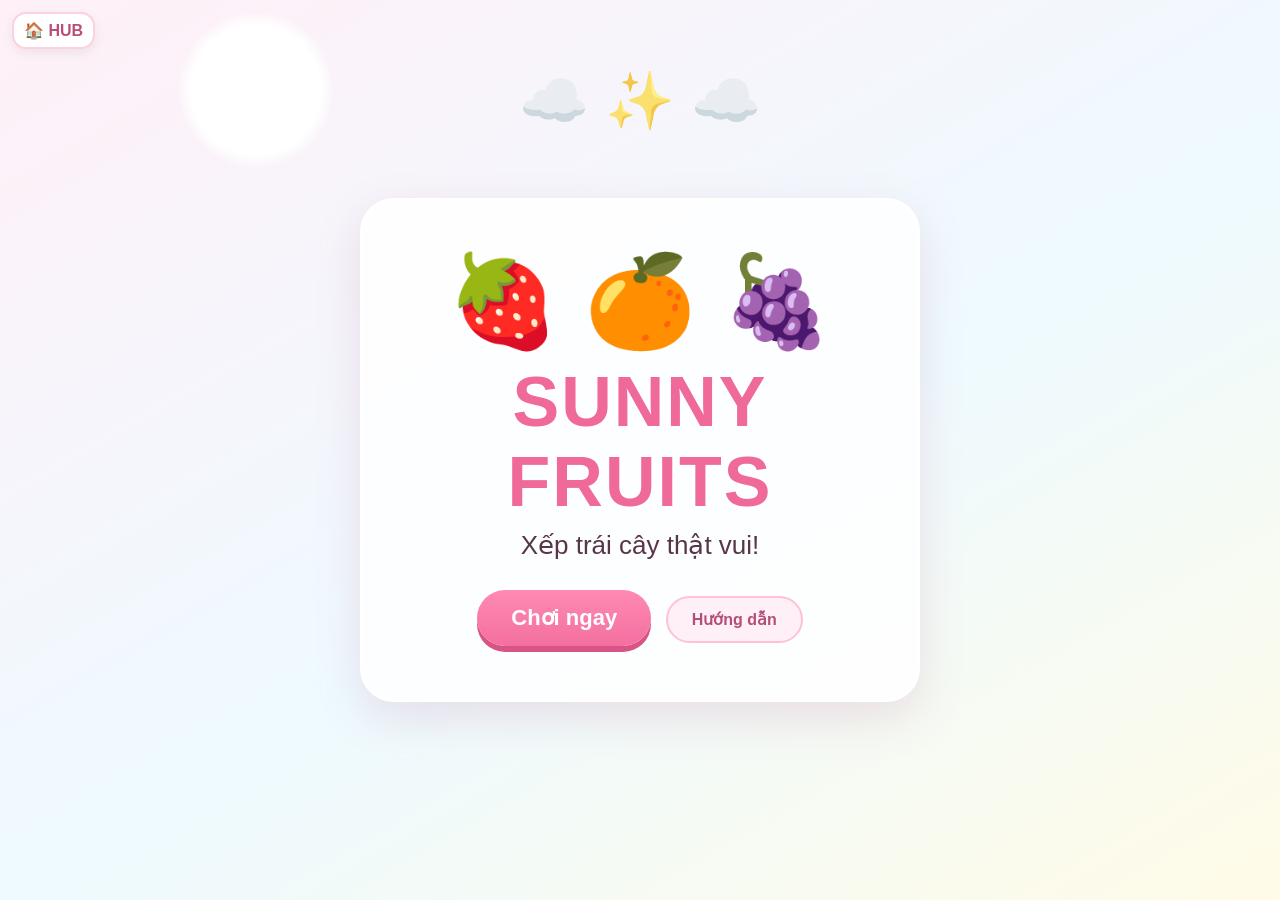
<file: games/sunny-fruits/index.html>
<!doctype html>
<html lang="vi">
<head>
  <meta charset="utf-8">
  <meta name="viewport" content="width=device-width,initial-scale=1,viewport-fit=cover,maximum-scale=1,user-scalable=no">
  <meta name="theme-color" content="#ffd6e7">
  <meta name="apple-mobile-web-app-capable" content="yes">
  <meta name="apple-mobile-web-app-status-bar-style" content="black-translucent">
  <title>Sunny Fruits</title>
  <link rel="icon" href="../../assets/icons/sunny-fruits.svg">
  <link rel="stylesheet" href="../../css/style.css?v=20260918-2032">
</head>
<body><a href="../../index.html" style="position:fixed;left:12px;top:12px;z-index:9999;text-decoration:none;background:#fff;border:2px solid #ffd0df;border-radius:14px;padding:7px 10px;font-weight:800;color:#b84f78;box-shadow:0 4px 12px #0001">🏠 HUB</a>
<div id="app" aria-label="Sunny Fruits">
  <section id="splash" class="screen active">
    <div class="sky-deco">☁️ ✨ ☁️</div>
    <div class="logo-card">
      <div class="logo-fruits">🍓 🍊 🍇</div>
      <h1>SUNNY FRUITS</h1>
      <p>Xếp trái cây thật vui!</p>
      <button id="btnStart" class="primary big">Chơi ngay</button>
      <button id="btnTutorial" class="soft">Hướng dẫn</button>
    </div>
  </section>

  <section id="game" class="screen">
    <header class="hud">
      <div class="brand"><b>SUNNY FRUITS</b><span id="levelLabel">Cấp 1</span></div>
      <div class="progress"><span id="winDots">○ ○ ○</span><small id="seedLabel"></small></div>
      <div class="hud-actions">
        <button id="btnHint" title="Gợi ý">💡<span>Gợi ý</span></button>
        <button id="btnUndo" title="Đi lại">↶<span>Đi lại</span></button>
        <button id="btnRestart" title="Chơi lại câu đố hiện tại">↻<span>Làm lại</span></button>
        <button id="btnShuffle" title="Đổi sang câu đố khác cùng Cấp">🔀<span>Đổi màn</span></button>
        <button id="btnResetLevel" class="danger-action" title="Chơi lại từ Cấp 1">↩️<span>Cấp 1</span></button>
        <button id="btnSound" title="Âm thanh">🔊<span>Âm thanh</span></button>
      </div>
    </header>
    <div class="stats"><span id="moveLabel">Số bước: 0</span><span id="message" role="status"></span></div>
    <main id="boardWrap">
      <div id="rotateOverlay" class="rotate-overlay hidden">
        <div class="rotate-icon">📱↻</div>
        <b>Xoay ngang màn hình sẽ chơi dễ hơn</b>
        <small>Hoặc tiếp tục chơi dọc với màn hiện tại.</small>
        <button id="btnPlayPortrait" type="button" class="primary rotate-continue" onclick="document.getElementById('rotateOverlay').classList.add('hidden');try{localStorage.setItem('sunny_fruits_allow_portrait_v1','1')}catch(e){};setTimeout(function(){if(window.SunnyRenderer)SunnyRenderer.fitBoard()},50)">▶ Chơi dọc</button>
      </div>
      <div id="board" class="board" aria-label="Bàn xếp trái cây">
        <div id="leftReserve" class="reserve left" data-pos="reserve-left" aria-label="Ô để tạm 1"><span class="reserve-label">Để tạm 1</span></div>
        <div id="rightReserve" class="reserve right" data-pos="reserve-right" aria-label="Ô để tạm 2"><span class="reserve-label">Để tạm 2</span></div>
        <div id="rail" class="rail"></div>
        <div id="columns" class="columns"></div>
        <div id="dragLayer" class="drag-layer"></div>
      </div>
    </main>
    <footer class="tip">Nhấp 1 lần để chọn rồi nhấp nơi đến • Hoặc kéo thả • Cột có 4 trái sẽ chặn đường</footer>
  </section>

  <div id="modal" class="modal hidden" role="dialog" aria-modal="true">
    <div class="modal-card">
      <div id="modalIcon" class="modal-icon">🌟</div>
      <h2 id="modalTitle"></h2>
      <p id="modalText"></p>
      <div id="modalActions" class="modal-actions"></div>
    </div>
  </div>

  <div id="tutorial" class="tutorial hidden">
    <div class="tutorial-card">
      <div id="tutorialVisual" class="tutorial-visual">🍓 → 🍓🍓🍓</div>
      <h2 id="tutorialTitle">Cách chơi</h2>
      <p id="tutorialText"></p>
      <div class="tutorial-nav">
        <button id="tutorialSkip" class="soft">Bỏ qua</button>
        <button id="tutorialNext" class="primary">Tiếp theo</button>
      </div>
    </div>
  </div>
</div>
<script src="../../js/sheet_chunks/sheet1_1.js"></script>
<script src="../../js/sheet_chunks/sheet1_2.js"></script>
<script src="../../js/sheet_chunks/sheet1_3.js"></script>
<script src="../../js/sheet_chunks/sheet2_1.js"></script>
<script src="../../js/sheet_chunks/sheet2_2.js"></script>
<script src="../../js/sheet_chunks/sheet2_3.js"></script>
<script src="../../js/sheet_chunks/sheet2_4.js"></script>
<script src="../../js/sheets.js"></script>
<script src="../../js/fruits.js"></script>
<script src="../../js/rules.js?v=20260918-2032"></script>
<script src="../../js/generator.js?v=20260918-2032"></script>
<script src="../../js/solver.js?v=20260918-2032"></script>
<script src="../../js/storage.js?v=20260918-2032"></script>
<script src="../../js/audio.js?v=20260918-2032"></script>
<script src="../../js/renderer.js?v=20260918-2032"></script>
<script src="../../js/tutorial.js?v=20260918-2032"></script>
<script src="../../js/game.js?v=20260918-2032"></script>
</body>
</html>
</file>
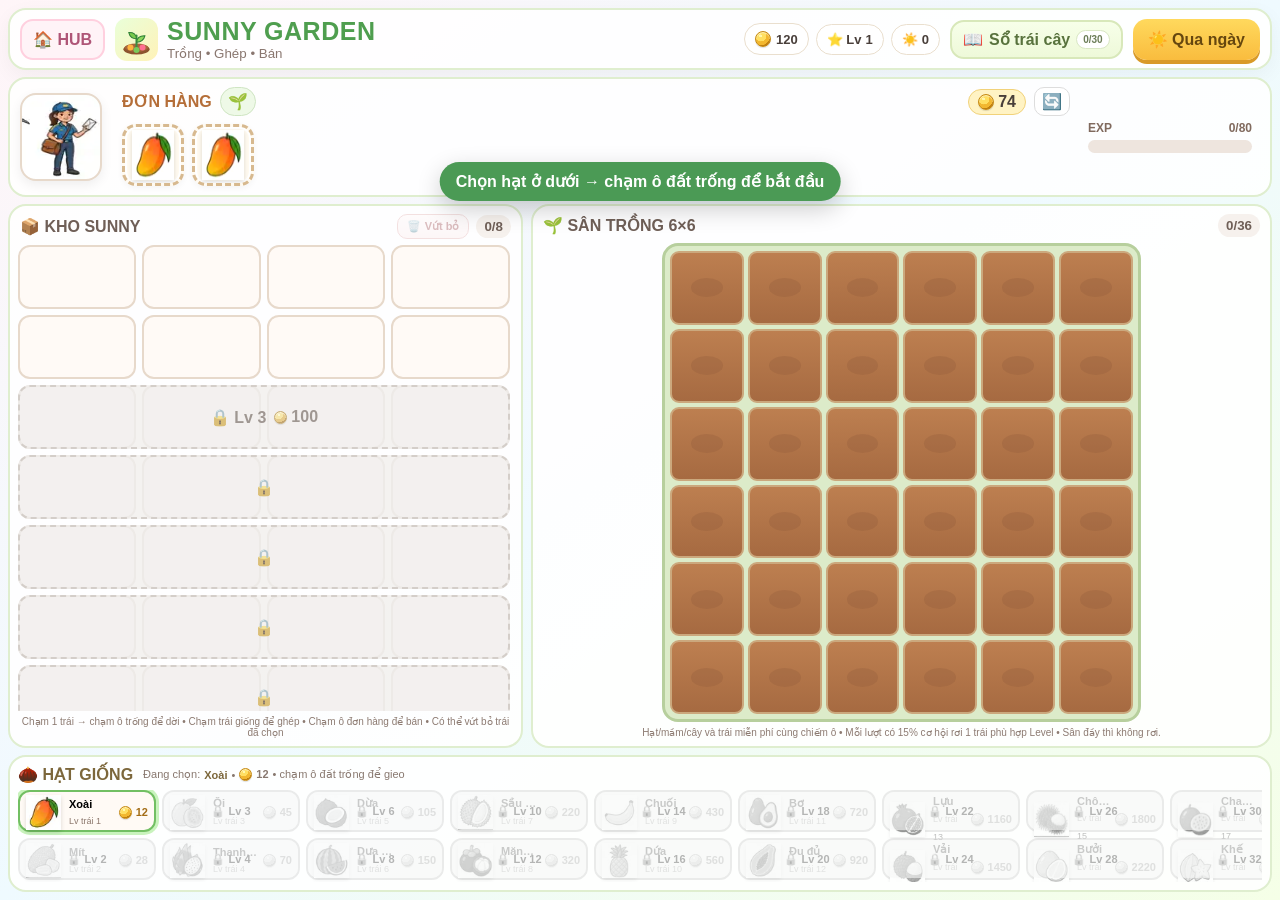
<file: games/sunny-garden/index.html>
<!doctype html>
<html lang="vi">
<head>
<meta charset="utf-8">
<meta name="viewport" content="width=device-width,initial-scale=1,viewport-fit=cover,maximum-scale=1,user-scalable=no">
<meta name="theme-color" content="#eaf7d8">
<title>Sunny Garden</title>
<link rel="icon" href="../../assets/icons/sunny-garden.svg">
<link rel="stylesheet" href="style.css">
</head>
<body>
<div id="gardenApp">
  <header class="topbar">
    <a class="hubBtn" href="../../index.html">🏠 HUB</a>
    <div class="titleWrap"><img src="../../assets/icons/sunny-garden.svg" alt=""><div><b>SUNNY GARDEN</b><small>Trồng • Ghép • Bán</small></div></div>
    <div class="stats">
      <span title="Vàng" class="goldStat"><span class="coinIcon" aria-hidden="true"></span><b id="goldLabel">0</b></span>
      <span title="Cấp">⭐ Lv <b id="levelLabel">1</b></span>
      <span title="Lượt">☀️ <b id="turnLabel">0</b></span>
    </div>
    <button id="fruitBookBtn" class="bookBtn" title="Sổ trái cây">📖 <span>Sổ trái cây</span><b id="bookMiniCount">0/8</b></button>
    <button id="nextTurnBtn" class="nextTurn">☀️ Qua ngày</button>
  </header>

  <section class="ordersPanel">
    <div id="customerPortrait" class="customerPortrait" aria-label="Khách hàng"></div>
    <div class="orderInfo">
      <div class="orderHead"><b>ĐƠN HÀNG</b><span id="orderTier" class="orderTier normal" title="Đơn thường">🌱</span><span id="orderReward"><span class="coinIcon" aria-hidden="true"></span><span class="coinValue">0</span></span><button id="refreshOrderBtn" class="iconBtn" title="Đổi đơn">🔄</button></div>
      <div id="orderSlots" class="orderSlots"></div>
    </div>
    <div class="xpBox"><div class="xpText"><span>EXP</span><b id="xpLabel">0/80</b></div><div class="xpBar"><i id="xpFill"></i></div></div>
  </section>

  <main class="mainArea">
    <section class="warehousePanel">
      <div class="panelTitle warehouseTitle"><span>📦 KHO SUNNY</span><div class="warehouseTools"><button id="discardBtn" class="discardBtn" type="button" disabled title="Chọn 1 trái trong kho để vứt bỏ">🗑️ <span>Vứt bỏ</span></button><small id="warehouseCount">0/8</small></div></div>
      <div id="warehouse" class="warehouse"></div>
      <div class="warehouseHint">Chạm 1 trái → chạm ô trống để dời • Chạm trái giống để ghép • Chạm ô đơn hàng để bán • Có thể vứt bỏ trái đã chọn</div>
    </section>

    <section class="fieldPanel">
      <div class="panelTitle"><span>🌱 SÂN TRỒNG 6×6</span><small id="fieldCount">0/36</small></div>
      <div id="field" class="field"></div>
      <div class="fieldHint">Hạt/mầm/cây và trái miễn phí cùng chiếm ô • Mỗi lượt có 15% cơ hội rơi 1 trái phù hợp Level • Sân đầy thì không rơi.</div>
    </section>
  </main>

  <section class="seedPanel">
    <div class="seedHead"><b>🌰 HẠT GIỐNG</b><span id="selectedSeedLabel">Chọn hạt rồi chạm ô đất trống</span></div>
    <div id="seedShop" class="seedShop"></div>
  </section>
</div>

<div id="fruitBookModal" class="bookModal hidden" role="dialog" aria-modal="true" aria-labelledby="fruitBookTitle">
  <div class="bookCard">
    <div class="bookHeader">
      <div>
        <h2 id="fruitBookTitle">📖 SỔ TRÁI CÂY</h2>
        <p>Những trái Sunny đã khám phá</p>
      </div>
      <div class="bookProgress"><b id="fruitBookCount">0/8</b><span>đã tìm thấy</span></div>
      <button id="fruitBookClose" class="bookClose" type="button" aria-label="Đóng">✕</button>
    </div>
    <div id="fruitBookGrid" class="fruitBookGrid"></div>
  </div>
</div>

<div id="toast" class="toast hidden"></div>

<script src="../../js/sheet_chunks/sheet1_1.js"></script>
<script src="../../js/sheet_chunks/sheet1_2.js"></script>
<script src="../../js/sheet_chunks/sheet1_3.js"></script>
<script src="../../js/sheet_chunks/sheet2_1.js"></script>
<script src="../../js/sheet_chunks/sheet2_2.js"></script>
<script src="../../js/sheet_chunks/sheet2_3.js"></script>
<script src="../../js/sheet_chunks/sheet2_4.js"></script>
<script src="../../js/sheets.js"></script>
<script src="../../js/fruits.js"></script>
<script src="game.js"></script>
</body>
</html>
</file>
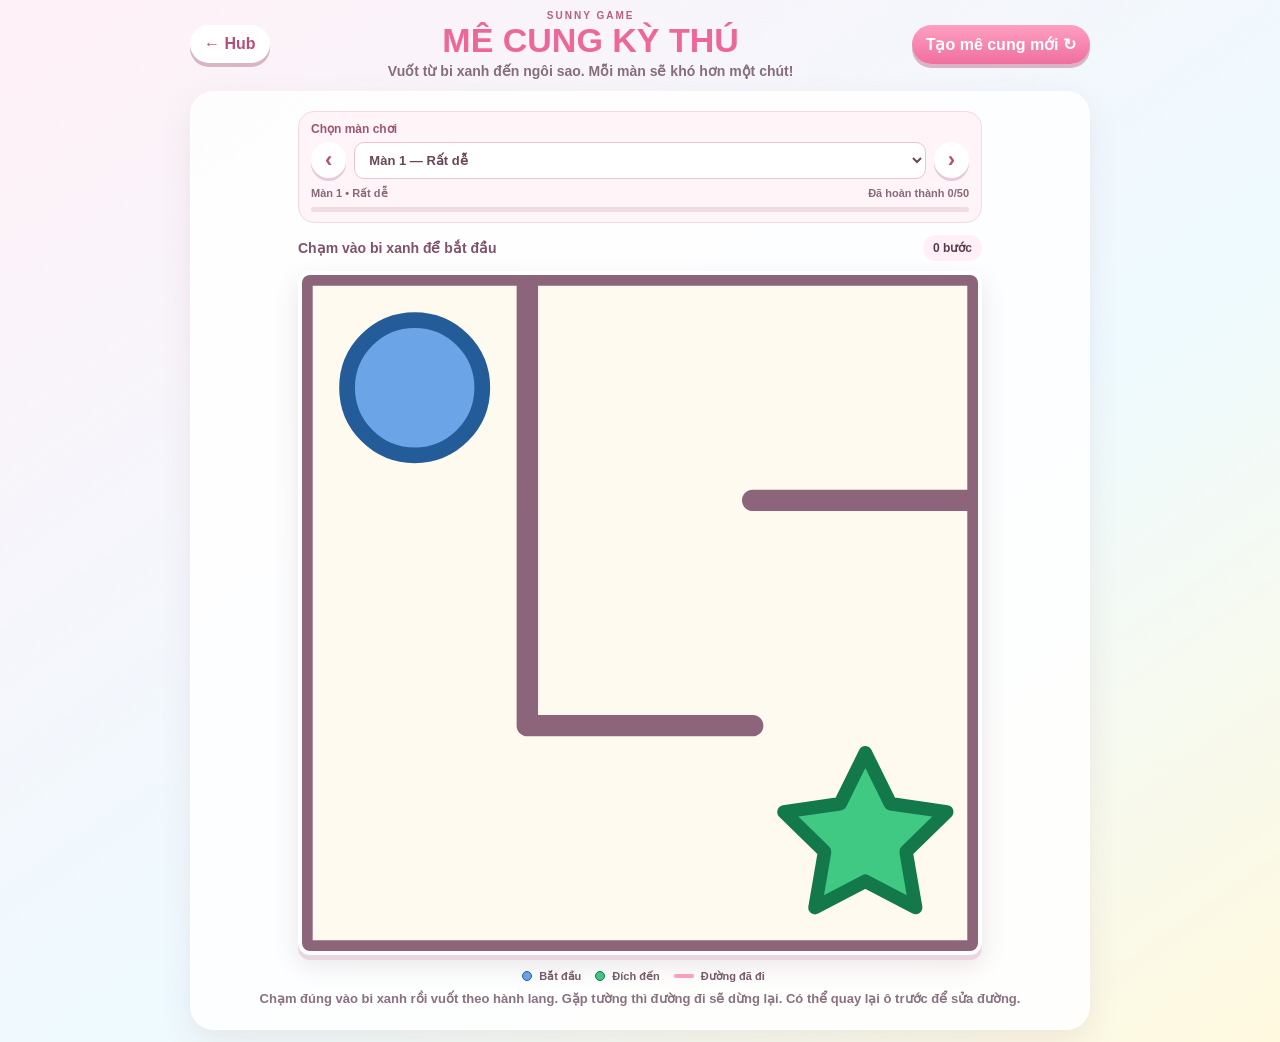
<file: games/sunny-maze/index.html>
<!doctype html>
<html lang="vi">
<head>
<meta charset="utf-8">
<meta name="viewport" content="width=device-width,initial-scale=1,maximum-scale=1,user-scalable=no,viewport-fit=cover">
<meta name="theme-color" content="#fff0f6">
<title>Sunny Maze – 50 màn mê cung</title>
<link rel="stylesheet" href="style.css">
</head>
<body>
<main class="page">
  <header class="top">
    <a class="back" href="../../index.html" aria-label="Về Sunny Game Hub">← Hub</a>
    <div class="heading"><div class="eyebrow">SUNNY GAME</div><h1>MÊ CUNG KỲ THÚ</h1><p>Vuốt từ bi xanh đến ngôi sao. Mỗi màn sẽ khó hơn một chút!</p></div>
    <button id="newMaze" class="new" type="button">Tạo mê cung mới ↻</button>
  </header>
  <section class="game" aria-label="Trò chơi mê cung">
    <div class="level-panel">
      <label for="levelSelect">Chọn màn chơi</label>
      <div class="level-controls">
        <button id="prevLevel" class="arrow" type="button" aria-label="Màn trước">‹</button>
        <select id="levelSelect" aria-label="Chọn màn mê cung"></select>
        <button id="nextLevel" class="arrow" type="button" aria-label="Màn tiếp theo">›</button>
      </div>
      <div class="level-meta"><span id="levelDescription">Màn 1 • Rất dễ</span><span id="progress">Đã hoàn thành 0/50</span></div>
      <div class="progress-track"><div id="progressBar" class="progress-fill"></div></div>
    </div>
    <div class="hud"><span class="status" id="status" aria-live="polite">Chạm vào bi xanh để bắt đầu</span><span class="steps" id="steps">0 bước</span></div>
    <div class="board-wrap"><canvas id="maze" tabindex="0" aria-label="Mê cung. Vuốt từ bi xanh đến ngôi sao.">Trình duyệt không hỗ trợ Canvas.</canvas>
      <div id="win" class="win hidden" role="status"><div class="win-card"><div class="star">★</div><h2>Sunny tìm được đường rồi!</h2><p id="winText">Con đã đến đích.</p><button id="playAgain" type="button">Chơi lại màn này</button><button id="continue" class="continue" type="button">Sang màn tiếp theo →</button></div></div>
    </div>
    <div class="tips"><span class="dot blue"></span> Bắt đầu <span class="dot green"></span> Đích đến <span class="line-swatch"></span> Đường đã đi</div>
    <p class="note">Chạm đúng vào bi xanh rồi vuốt theo hành lang. Gặp tường thì đường đi sẽ dừng lại. Có thể quay lại ô trước để sửa đường.</p>
  </section>
</main>
<script src="maze.js"></script>
</body>
</html>
</file>
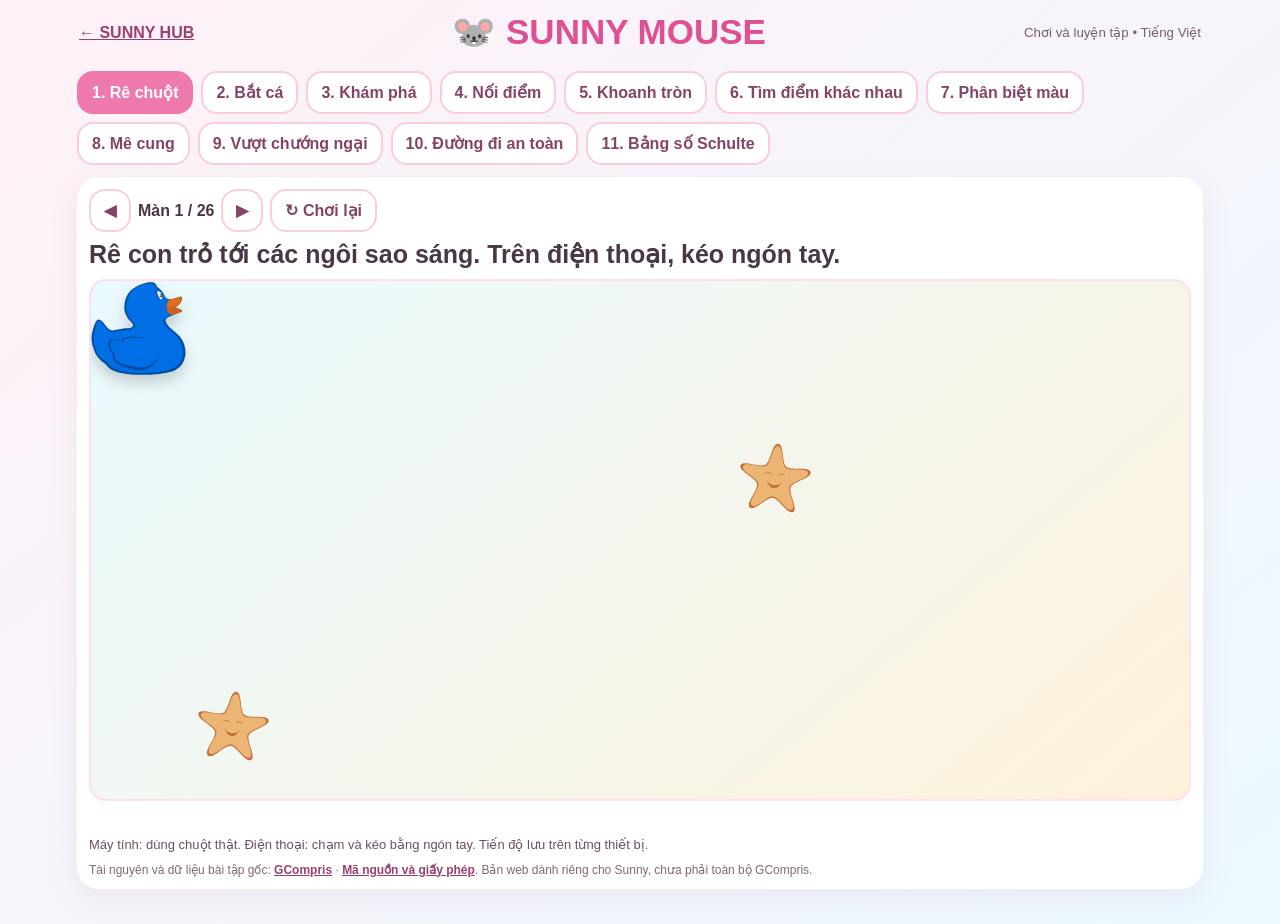
<file: games/sunny-mouse/index.html>
<!doctype html>
<html lang="vi">
<head>
<meta charset="utf-8">
<meta name="viewport" content="width=device-width,initial-scale=1,viewport-fit=cover">
<meta name="theme-color" content="#ffe5f1">
<title>Sunny Mouse · Luyện chuột và vẽ</title>
<style>
:root{font-family:"Trebuchet MS",Arial,sans-serif;color:#493747;background:#fff6fb}
*{box-sizing:border-box}body{margin:0;background:linear-gradient(140deg,#fff1f7,#ecf9ff);min-height:100dvh}
header{max-width:1150px;margin:auto;padding:12px 14px;display:flex;align-items:center;justify-content:space-between;gap:10px;flex-wrap:wrap}
a{color:#9b3f70;font-weight:800}h1{margin:0;color:#dd5094;font-size:clamp(23px,4vw,35px)}
small{color:#765e70}main{max-width:1150px;margin:auto;padding:0 12px 35px}
.modes{display:flex;flex-wrap:wrap;gap:8px;margin:6px 0 12px}
.modes a{display:inline-flex;align-items:center;justify-content:center;text-decoration:none;
 font:inherit;font-weight:800;border:2px solid #f9cce0;background:#fff;border-radius:16px;
 padding:10px 13px;color:#874365;touch-action:manipulation}
.modes a.active{background:#ee79ac;color:#fff;border-color:#ee79ac}
button{font:inherit;font-weight:800;border:2px solid #f9cce0;background:#fff;border-radius:16px;padding:10px 13px;cursor:pointer;color:#874365;touch-action:manipulation}
button:focus-visible,a:focus-visible{outline:3px solid #3599d9;outline-offset:2px}
button.active,.primary{background:#ee79ac;color:white;border-color:#ee79ac}
button[disabled]{opacity:.5;cursor:default}
.panel{background:white;border-radius:22px;box-shadow:0 10px 28px #ba83a320;padding:12px;overflow:hidden}
.toolbar{display:flex;align-items:center;gap:10px;flex-wrap:wrap;justify-content:space-between;margin-bottom:8px}
.toolbar .group{display:flex;align-items:center;gap:7px;flex-wrap:wrap}
#instruction{font-weight:800;font-size:clamp(17px,2.6vw,25px);margin:7px 0 10px}
#surface{height:clamp(330px,58vh,540px);border-radius:17px;position:relative;overflow:hidden;isolation:isolate;border:2px solid #ffdeed;background:linear-gradient(140deg,#ecf9ff,#fff7df);touch-action:none;user-select:none;-webkit-user-select:none}
#surface .item{position:absolute;user-select:none;-webkit-user-drag:none}
#feedback{min-height:26px;font-weight:900;color:#267950;margin-top:8px}
#guide{font-size:13px;line-height:1.5;color:#695063}
#win{display:none;position:absolute;inset:0;z-index:30;place-items:center;background:#fff8;backdrop-filter:blur(4px);padding:12px}
#win.show{display:grid}
.win-card{max-width:400px;width:100%;text-align:center;background:white;border:3px solid #ffe3ef;border-radius:25px;padding:24px;box-shadow:0 15px 35px #7b3e6e35}
.win-card h2{margin:8px 0;color:#db5391}.win-card .star{font-size:58px}
#animalWord{font-size:20px;font-weight:900}
.fish{left:0;top:0;position:absolute;background-repeat:no-repeat;background-size:200% 100%;cursor:pointer;touch-action:none;filter:drop-shadow(1px 3px 3px #20427040)}
.star-target{position:absolute;width:clamp(58px,9vw,88px);height:clamp(58px,9vw,88px);object-fit:contain;pointer-events:none}
.duck{width:clamp(65px,11vw,95px);height:clamp(65px,11vw,95px);position:absolute;pointer-events:none;filter:drop-shadow(0 8px 7px #2223)}
.tile{position:absolute;border:1px solid #fff8;border-radius:7px;padding:0;background-position:center;background-size:100% 100%;touch-action:none;cursor:pointer}
.animal-row{height:100%;display:flex;justify-content:center;align-items:center;gap:12px;padding:30px 12px;position:relative}
.animal{width:30%;max-width:250px;border:5px solid #fff;background:#fffbfd;border-radius:15px;box-shadow:0 6px 18px #0002;text-align:center;overflow:hidden}
.animal img{width:100%;height:clamp(100px,24vh,195px);object-fit:cover;display:block}
.animal span{display:block;padding:7px 0;font-weight:900}
#drawLayer{position:absolute;inset:0;width:100%;height:100%;touch-action:none;cursor:crosshair;z-index:3}
.dot{cursor:pointer}
#dataInfo{font-size:12px;color:#806778;margin-top:8px}
/* Từ vựng tiếng Anh cho 26 màn Khám phá; hiển thị ngoài khung chơi để không che ô hình. */
#vocabPanel[hidden],#vocabDetails[hidden]{display:none!important}
.vocab-panel{display:flex;align-items:center;justify-content:space-between;gap:12px;flex-wrap:wrap;padding:10px 14px;margin:0 0 10px;background:#fff3d9;border:1px solid #f6d99b;border-radius:14px}
.vocab-details{display:flex;align-items:baseline;gap:10px;flex-wrap:wrap}
#vocabEnglish{font-size:clamp(22px,3.5vw,30px);font-weight:900;color:#9c3d6e}
#vocabIPA{font-size:clamp(17px,2.3vw,22px);font-weight:700;color:#514362}
#vocabVietnamese{font-size:clamp(14px,2vw,18px);color:#665668}
#vocabToggle{font-size:14px;padding:7px 12px;background:#fffdf8}
@media(max-width:650px){.vocab-panel{padding:8px 10px;gap:8px}.vocab-details{gap:6px}#vocabToggle{font-size:12px;padding:7px 9px}}

@media(max-width:650px){header{padding:10px}main{padding:0 6px 15px}.modes{gap:5px}.modes button,.modes a{flex:1 1 28%;font-size:12px;padding:9px 5px}#surface{height:min(55vh,475px);min-height:340px}.panel{padding:8px}.toolbar{gap:5px}.toolbar button{padding:7px 9px}.animal-row{gap:4px;padding:20px 5px}.animal{width:32%;border-width:2px}.animal span{font-size:11px}.animal img{height:130px}}
@media(prefers-reduced-motion:reduce){*{animation-duration:.01ms!important;transition-duration:.01ms!important}}
</style>
</head>
<body>
<header><a href="../../index.html" aria-label="Trở về Sunny Game Hub">← SUNNY HUB</a><h1>🐭 SUNNY MOUSE</h1><small>Chơi và luyện tập • Tiếng Việt</small></header>
<main>
<nav class="modes" id="modes" aria-label="Chọn bài tập">
<button data-mode="move">1. Rê chuột</button><button data-mode="fish">2. Bắt cá</button>
<button data-mode="erase">3. Khám phá</button><button data-mode="dots">4. Nối điểm</button>
<button data-mode="circle">5. Khoanh tròn</button>
<a href="kids-focus/index.html?game=spot-diff">6. Tìm điểm khác nhau</a>
<a href="kids-focus/index.html?game=color-match">7. Phân biệt màu</a>
<a href="kids-focus/index.html?game=maze">8. Mê cung</a>
<a href="kids-focus/index.html?game=obstacle">9. Vượt chướng ngại</a>
<a href="kids-focus/index.html?game=shock">10. Đường đi an toàn</a>
<a href="kids-focus/index.html?game=schulte">11. Bảng số Schulte</a>
</nav>
<section class="panel">
<div class="toolbar">
<div class="group"><button id="prev" aria-label="Màn trước">◀</button><strong id="levelText">Màn 1 / 26</strong><button id="next" aria-label="Màn sau">▶</button><button id="restart">↻ Chơi lại</button></div>
<div class="group"><button id="sound" hidden aria-pressed="false">🔇 Đã tắt âm</button><button id="repeat" hidden>▶ Nghe hướng dẫn</button></div>
</div>
<div id="instruction" aria-live="polite">Chọn bài tập để bắt đầu</div>
<div id="vocabPanel" class="vocab-panel" hidden aria-label="Từ vựng tiếng Anh">
<div id="vocabDetails" class="vocab-details"><span id="vocabEnglish" lang="en"></span><span id="vocabIPA" aria-label="Phiên âm IPA"></span><span id="vocabVietnamese" lang="vi"></span></div>
<button id="vocabToggle" type="button" aria-controls="vocabDetails" aria-expanded="true">Ẩn từ vựng</button>
</div>
<div id="surface" aria-label="Khu vực chơi">
<div id="win" role="status"><div class="win-card"><div class="star">🌟</div><h2>Sunny giỏi quá!</h2><p>Con đã hoàn thành màn chơi.</p><button id="continue" class="primary">Màn tiếp theo →</button></div></div>
</div>
<div id="feedback" aria-live="polite"></div>
<div id="guide">Máy tính: dùng chuột thật. Điện thoại: chạm và kéo bằng ngón tay. Tiến độ lưu trên từng thiết bị.</div>
<div id="dataInfo">Tài nguyên và dữ liệu bài tập gốc: <a href="https://github.com/gcompris/GCompris-qt" target="_blank" rel="noopener">GCompris</a> · <a href="SOURCE.md">Mã nguồn và giấy phép</a>. Bản web dành riêng cho Sunny, chưa phải toàn bộ GCompris.</div>
</section>
</main>
<script src="upstream/src/activities/clickanddraw/clickanddraw_dataset.js"></script>
<script src="fish-challenge.js"></script>
<script>
/* Sunny Mouse: web interaction adapter. Original GCompris assets/code are not modified.
 * Source and licenses: https://github.com/gcompris/GCompris-qt
 * Original data/images/audio retain their upstream licenses; see SOURCE.md.
 */
(()=>{
"use strict";
const REV="e261a949a9965f14d3c642b2698b43042f338357";
const ROOT="./upstream/src/";
const ANIMAL_ROOT="./assets/animals/";
const A=(activity,file)=>ROOT+"activities/"+activity+"/resource/"+file;
const S=(file)=>ROOT+"core/resource/sounds/"+file;
const C=(file)=>ROOT+"core/resource/"+file;
const $=id=>document.getElementById(id);
const area=$("surface"),feedback=$("feedback"),instruction=$("instruction");
const storageKey="sunny_mouse_v1";
let state={};try{state=JSON.parse(localStorage.getItem(storageKey)||"{}")||{}}catch(_){}
const MAX_LEVEL=26;
const maxLevel=(currentMode)=>currentMode==="fish"?50:MAX_LEVEL;
let stopFish=null,fishFailed=false;
// Vocabulary follows animal01.webp → animal26.webp exactly (US English IPA). No audio.
const ANIMAL_VOCAB=[
 {
  "en": "giraffe",
  "ipa": "/dʒəˈræf/",
  "vi": "Hươu cao cổ"
 },
 {
  "en": "horse",
  "ipa": "/hɔːrs/",
  "vi": "Ngựa"
 },
 {
  "en": "bee",
  "ipa": "/biː/",
  "vi": "Ong"
 },
 {
  "en": "kitten",
  "ipa": "/ˈkɪtən/",
  "vi": "Mèo con"
 },
 {
  "en": "penguin",
  "ipa": "/ˈpeŋɡwɪn/",
  "vi": "Chim cánh cụt"
 },
 {
  "en": "red panda",
  "ipa": "/ˌred ˈpændə/",
  "vi": "Gấu trúc đỏ"
 },
 {
  "en": "dolphin",
  "ipa": "/ˈdɑːlfɪn/",
  "vi": "Cá heo"
 },
 {
  "en": "butterfly",
  "ipa": "/ˈbʌtərflaɪ/",
  "vi": "Bướm"
 },
 {
  "en": "alpaca",
  "ipa": "/ælˈpækə/",
  "vi": "Lạc đà Alpaca"
 },
 {
  "en": "calf",
  "ipa": "/kæf/",
  "vi": "Bê con"
 },
 {
  "en": "lion cub",
  "ipa": "/ˈlaɪən kʌb/",
  "vi": "Sư tử con"
 },
 {
  "en": "rabbit",
  "ipa": "/ˈræbɪt/",
  "vi": "Thỏ"
 },
 {
  "en": "zebra",
  "ipa": "/ˈziːbrə/",
  "vi": "Ngựa vằn"
 },
 {
  "en": "tiger cub",
  "ipa": "/ˈtaɪɡər kʌb/",
  "vi": "Hổ con"
 },
 {
  "en": "panda",
  "ipa": "/ˈpændə/",
  "vi": "Gấu trúc"
 },
 {
  "en": "koala",
  "ipa": "/koʊˈɑːlə/",
  "vi": "Gấu túi Koala"
 },
 {
  "en": "owl",
  "ipa": "/aʊl/",
  "vi": "Cú mèo"
 },
 {
  "en": "elephant",
  "ipa": "/ˈelɪfənt/",
  "vi": "Voi"
 },
 {
  "en": "fox",
  "ipa": "/fɑːks/",
  "vi": "Cáo"
 },
 {
  "en": "monkey",
  "ipa": "/ˈmʌŋki/",
  "vi": "Khỉ"
 },
 {
  "en": "fawn",
  "ipa": "/fɔːn/",
  "vi": "Nai con"
 },
 {
  "en": "squirrel",
  "ipa": "/ˈskwɝːəl/",
  "vi": "Sóc"
 },
 {
  "en": "seal",
  "ipa": "/siːl/",
  "vi": "Hải cẩu"
 },
 {
  "en": "polar bear cub",
  "ipa": "/ˈpoʊlər ber kʌb/",
  "vi": "Gấu Bắc Cực con"
 },
 {
  "en": "flamingo",
  "ipa": "/fləˈmɪŋɡoʊ/",
  "vi": "Hồng hạc"
 },
 {
  "en": "hippo",
  "ipa": "/ˈhɪpoʊ/",
  "vi": "Hà mã"
 }
];
const vocabVisibleKey="sunny_mouse_vocab_visible";
let vocabVisible=true;
try{vocabVisible=localStorage.getItem(vocabVisibleKey)!=="false"}catch(_){}
function refreshVocabVisibility(){
 $("vocabDetails").hidden=!vocabVisible;
 $("vocabToggle").textContent=vocabVisible?"Ẩn từ vựng":"Hiện từ vựng";
 $("vocabToggle").setAttribute("aria-expanded",String(vocabVisible));
}
function showVocabForLevel(){
 const word=ANIMAL_VOCAB[level-1];
 if(!word){throw Error("Missing vocabulary for level "+level)}
 $("vocabEnglish").textContent=word.en.charAt(0).toUpperCase()+word.en.slice(1);
 $("vocabIPA").textContent=word.ipa;
 $("vocabVietnamese").textContent="— "+word.vi;
 refreshVocabVisibility();
}
$("vocabToggle").onclick=()=>{
 vocabVisible=!vocabVisible;
 try{localStorage.setItem(vocabVisibleKey,String(vocabVisible))}catch(_){}
 refreshVocabVisibility();
};

let mode="move",level=1,clean=[],raf=0,won=false,muted=true,miss=0;
const desc={
 move:"Rê con trỏ tới các ngôi sao sáng. Trên điện thoại, kéo ngón tay.",
 fish:"Nhấp vào từng chú cá đang bơi. Trên điện thoại, chạm vào cá.",
 erase:"Di chuyển chuột qua các ô màu để khám phá bức ảnh. Trên điện thoại, vuốt ngón tay.",
 dots:"Nhấp lần lượt vào các chấm theo số thứ tự.",
 circle:"Xem tên con vật rồi giữ chuột trái và khoanh quanh đúng hình. Điện thoại: vẽ bằng ngón tay."
};
function save(){state[mode]={level};try{localStorage.setItem(storageKey,JSON.stringify(state))}catch(_){}}
function on(el,type,fn,opts){el.addEventListener(type,fn,opts);clean.push(()=>el.removeEventListener(type,fn,opts))}
function clear(){
 if(stopFish){stopFish();stopFish=null}
 clean.forEach(f=>f());clean=[];
 cancelAnimationFrame(raf);raf=0;won=false;fishFailed=false;miss=0;
 area.querySelectorAll(":scope > :not(#win)").forEach(x=>x.remove());
 $("win").classList.remove("show");
 $("win").querySelector(".star").textContent="🌟";
 $("win").querySelector("h2").textContent="Sunny giỏi quá!";
 $("win").querySelector("p").textContent="Con đã hoàn thành màn chơi.";
 feedback.textContent="";
}
function audio(file){/* Sunny Mouse runs entirely without sounds. */}
function speak(text,lang="vi-VN"){/* Voice narration disabled on request. */}
function message(t){feedback.textContent=t}
function complete(){
 if(won)return;won=true;audio("win.wav");
 $("win").querySelector(".star").textContent="🌟";
 $("win").querySelector("h2").textContent="Sunny giỏi quá!";
 $("win").querySelector("p").textContent="Con đã hoàn thành màn chơi.";
 $("win").classList.add("show");
 $("continue").textContent=level===maxLevel(mode)?"Chơi lại từ màn 1 →":"Màn tiếp theo →";
}
function fishTimeOut(result){
 if(won)return;
 won=true;fishFailed=true;
 $("win").querySelector(".star").textContent="⏳";
 $("win").querySelector("h2").textContent="Hết giờ rồi!";
 $("win").querySelector("p").textContent="Còn "+result.remaining+" con cá. Chơi lại để thử chinh phục màn này nhé!";
 $("continue").textContent="↻ Thử lại màn này";
 $("win").classList.add("show");
}
function setup(m,l){
 $("repeat").onclick=defaultSpeak;
 clear();mode=m;level=Math.max(1,Math.min(maxLevel(m),l));
 $("vocabPanel").hidden=m!=="erase";save();
 $("levelText").textContent="Màn "+level+" / "+maxLevel(m);
 instruction.textContent=m==="fish"&&level>=41
  ?"Thử thách người lớn: bắt cá né chuột cực nhanh trước khi hết giờ!"
  :m==="fish"&&level>=27
   ?"Bắt cá nâng cao: cá nhỏ, bơi nhanh; hoàn thành trước khi hết giờ!"
   :desc[mode];
 document.querySelectorAll("[data-mode]").forEach(b=>b.classList.toggle("active",b.dataset.mode===mode));
 message("");({move:startMove,fish:startFish,erase:startErase,dots:startDots,circle:startCircle})[mode]();
}

function startMove(){
 area.style.background="linear-gradient(140deg,#e9faff,#fef2db)";
 const duck=document.createElement("img");duck.className="duck";duck.src=A("colors","blue_duck.svg");duck.alt="Chú vịt xanh";duck.style.pointerEvents="none";area.append(duck);
 // 26 levels: add one target every three rounds; targets become smaller only gradually.
 const num=Math.min(10,2+Math.floor((level+1)/3));
 const slots=[];
 for(let row=0;row<4;row++)for(let col=0;col<4;col++)
  slots.push([.13+.74*col/3,.14+.72*row/3]);
 let seed=level*7919+101;
 function random(){seed=(Math.imul(seed,1664525)+1013904223)>>>0;return seed/4294967296}
 for(let i=slots.length-1;i>0;i--){const j=Math.floor(random()*(i+1));[slots[i],slots[j]]=[slots[j],slots[i]]}
 const targets=slots.slice(0,num),left=new Set(targets.map((_,i)=>i));
 const diameter=Math.max(53,84-Math.floor((level-1)/2)*2);
 for(let i=0;i<num;i++){
  const star=document.createElement("img");star.className="star-target";star.src=C("bonus/star_good.svg");star.alt="Ngôi sao "+(i+1);
  star.style.width=diameter+"px";star.style.height=diameter+"px";
  star.style.left="calc("+(targets[i][0]*100)+"% - "+diameter/2+"px)";
  star.style.top="calc("+(targets[i][1]*100)+"% - "+diameter/2+"px)";
  star.style.pointerEvents="none";star.dataset.i=i;area.append(star)
 }
 function move(e){
  if(won)return;
  const b=area.getBoundingClientRect(),x=e.clientX-b.left,y=e.clientY-b.top;
  duck.style.left=(x-duck.offsetWidth/2)+"px";duck.style.top=(y-duck.offsetHeight/2)+"px";
  const radius=Math.max(35,53-Math.floor((level-1)/3)*2);
  for(const i of [...left]){
   const p=targets[i],dx=x-p[0]*b.width,dy=y-p[1]*b.height;
   if(Math.hypot(dx,dy)<radius){left.delete(i);area.querySelector('[data-i="'+i+'"]')?.remove();audio("bleep.wav");message("Đã chạm "+(num-left.size)+"/"+num+" ngôi sao!")}
  }
  if(!left.size)complete()
 }
 on(area,"pointermove",move);on(area,"pointerdown",move);
 speak("Di chuyển chuột tới từng ngôi sao nhé!");
}
function startFish(){
 if(level>26){
  if(!window.SunnyFishChallenge){message("Không tải được dữ liệu Bắt cá nâng cao. Hãy tải lại trang.");return}
  stopFish=window.SunnyFishChallenge.launch({
   level,area,resource:(file)=>A("clickgame",file),
   mobile:window.matchMedia&&window.matchMedia("(pointer: coarse)").matches,
   onWin:()=>complete(),
   onLose:(result)=>fishTimeOut(result),
   onUpdate:(text)=>message(text)
  });
  return;
 }
 const n=5+Math.floor((level-1)/2),names=["f01.webp","f02.webp","f03.webp","f04.webp","f05.webp","f06.webp","f07.webp","f08.webp","f09.webp","f10.webp","f11.webp","f12.webp","cichlid1.webp","discus2.webp","blueking2.webp"];
 area.style.background="center / cover no-repeat url('"+A("clickgame","sea"+(1+(level-1)%6)+".webp")+"'), #c9eeff";
 let alive=n,fish=[],last=0;message("Bắt "+n+" con cá!");
 const b=area.getBoundingClientRect();
 for(let i=0;i<n;i++){
  const el=document.createElement("div");el.className="fish";
  const w=Math.max(59,102-Math.floor((level-1)*1.5)),h=w*.65;
  el.style.width=w+"px";el.style.height=h+"px";el.style.backgroundImage="url('"+A("clickgame",names[(i*3+level)%names.length])+"')";
  const f={el,x:Math.random()*Math.max(1,b.width-w),y:20+Math.random()*Math.max(1,b.height-h-45),vx:(.035+level*.002+Math.random()*.035)*(Math.random()<.5?-1:1),vy:(Math.random()-.5)*.045,w,h,frame:i%2};
  el.style.backgroundPosition=f.frame?"100% 0":"0 0";el.style.transform="translate("+f.x+"px,"+f.y+"px)";
  on(el,"pointerdown",e=>{if(won)return;e.preventDefault();if(!f.el.isConnected)return;f.el.remove();alive--;audio("drip.wav");message("Còn "+alive+" con cá");if(!alive)complete()});
  area.append(el);fish.push(f)
 }
 function tick(t){
  if(won)return;const dt=Math.min(45,t-last||16);last=t;const r=area.getBoundingClientRect();
  for(const f of fish){if(!f.el.isConnected)continue;f.x+=f.vx*dt;f.y+=f.vy*dt;
   if(f.x<0||f.x>r.width-f.w){f.vx*=-1;f.x=Math.min(Math.max(f.x,0),Math.max(0,r.width-f.w))}
   if(f.y<10||f.y>r.height-f.h){f.vy*=-1;f.y=Math.min(Math.max(f.y,10),Math.max(10,r.height-f.h))}
   f.el.style.transform="translate("+f.x+"px,"+f.y+"px) scaleX("+(f.vx<0?-1:1)+")"
  }
  raf=requestAnimationFrame(tick)
 }
 raf=requestAnimationFrame(tick);
 speak("Nhấp chuột vào các chú cá!");
}
function startErase(){
 showVocabForLevel();
 const original=["kitten.webp","butterfly.webp","penguin.webp","giraffe.webp","dolphin.webp","red_panda.webp"];
 const fallback=A("erase",original[(level-1)%original.length]);
 // Show the original image until the new unique background has loaded successfully.
 const currentLevel=level,background=ANIMAL_ROOT+"animal"+String(level).padStart(2,"0")+".webp";
 area.style.background="center / cover no-repeat url('"+fallback+"'), #f0e8de";
 const picture=new Image();
 picture.onload=()=>{if(mode==="erase"&&level===currentLevel){area.style.background="center / cover no-repeat url('"+background+"'), #f0e8de"}};
 picture.src=background;
 // Smoothly increase the grid rather than jumping from 20 to 42 to 63 tiles.
 const cols=5+Math.floor((level-1)/5),rows=4+Math.floor((level-1)/7);
 let left=cols*rows;
 for(let y=0;y<rows;y++)for(let x=0;x<cols;x++){
  const el=document.createElement("button");el.type="button";el.className="tile";
  el.style.left=(x*100/cols)+"%";el.style.top=(y*100/rows)+"%";
  el.style.width=(100/cols+.3)+"%";el.style.height=(100/rows+.3)+"%";
  el.style.backgroundImage="url('"+A("erase","transparent_square"+(level%3===0?"_yellow":level%3===1?"":"_green")+".svg")+"')";
  el.setAttribute("aria-label","Gỡ ô che ảnh");
  function hit(){if(!el.isConnected||won)return;el.remove();left--;if(left%4===0)audio("smudge.wav");if(!left)complete()}
  on(el,"pointerdown",e=>{e.preventDefault();hit()});
  on(el,"pointerenter",e=>{if(e.pointerType==="mouse"||e.buttons)hit()});area.append(el)
 }
 on(area,"pointermove",e=>{
  if(e.pointerType==="touch"&&e.buttons===0)return;
  const el=document.elementFromPoint(e.clientX,e.clientY);
  if(el&&el.classList.contains("tile"))el.dispatchEvent(new PointerEvent("pointerenter",{pointerType:e.pointerType,buttons:e.buttons}))
 });
 speak("Rê chuột để khám phá bức tranh!");
}
function startDots(){
 area.style.background="#fdf8ed";
 const data=typeof window.get==="function"?window.get():[];
 if(!Array.isArray(data)||!data.length){message("Không tải được dữ liệu nối điểm. Hãy tải lại trang.");return}
 // Upstream repeats first coordinate at the end to close the shape.
 // For numbered click targets this closing coordinate MUST be removed: otherwise the last number overlays #1.
 function normalize(raw){
  const pts=raw.coordinates.map(p=>[Number(p[0]),Number(p[1])]);
  if(pts.length>1&&Math.hypot(pts[0][0]-pts[pts.length-1][0],pts[0][1]-pts[pts.length-1][1])<1)pts.pop();
  const result=[];for(const p of pts)
   if(Number.isFinite(p[0])&&Number.isFinite(p[1])&&result.every(q=>Math.hypot(p[0]-q[0],p[1]-q[1])>=30))result.push(p);
  return {...raw,points:result}
 }
 const desired=Math.min(23,3+Math.floor((level-1)*.8));
 const eligible=data.map(normalize).filter(shape=>shape.points.length>=desired);
 if(!eligible.length){message("Màn chơi này chưa có đủ điểm. Hãy chọn màn khác.");return}
 const shape=eligible[level<=3?0:(level*7+Math.floor(level/4))%eligible.length],pts=shape.points.slice(0,desired);
 const NS="http://www.w3.org/2000/svg",svg=document.createElementNS(NS,"svg");
 svg.setAttribute("viewBox","0 0 520 550");svg.setAttribute("preserveAspectRatio","xMidYMid meet");
 svg.style.cssText="width:100%;height:100%;display:block;background:#fffefa;touch-action:none";
 svg.setAttribute("aria-label","Nối "+pts.length+" điểm. Bắt đầu từ số 1.");area.append(svg);
 const bg=document.createElementNS(NS,"image");bg.setAttribute("href",A("number_sequence",shape.imageName1));bg.setAttribute("width","520");bg.setAttribute("height","550");bg.setAttribute("opacity",".38");bg.style.pointerEvents="none";svg.append(bg);
 const lines=document.createElementNS(NS,"g");lines.style.pointerEvents="none";svg.append(lines);
 const nodes=[];
 for(let i=0;i<pts.length;i++){
  const [x,y]=pts[i],g=document.createElementNS(NS,"g"),c=document.createElementNS(NS,"circle"),txt=document.createElementNS(NS,"text");
  c.setAttribute("cx",x);c.setAttribute("cy",y);c.setAttribute("r","15");c.setAttribute("fill","#f9d4e5");c.setAttribute("stroke","#aa5790");c.setAttribute("stroke-width","3");
  txt.setAttribute("x",x);txt.setAttribute("y",y+5.7);txt.setAttribute("fill","#643756");txt.setAttribute("font-size","20");txt.setAttribute("font-weight","bold");txt.setAttribute("text-anchor","middle");
  txt.textContent=i+1;g.append(c,txt);g.style.pointerEvents="none";svg.append(g);nodes.push({c,txt})
 }
 let idx=0;
 function highlight(){
  nodes.forEach(({c,txt},i)=>{
   c.setAttribute("fill",i<idx?"#8cdda8":i===idx?"#ffe267":"#f9d4e5");
   c.setAttribute("stroke",i===idx?"#e19c04":"#aa5790");
   c.setAttribute("r",i===idx?"19":"15");
   txt.setAttribute("font-size",i===idx?"23":"20");
  })
 }
 highlight();message("Hãy chọn số 1");
 // Listen on whole SVG and use only the CURRENT numbered target for collision testing.
 // This also prevents near-by numbers stealing clicks on narrow phones.
 on(svg,"pointerdown",e=>{
  if(won||idx>=pts.length)return;
  e.preventDefault();
  const p=svg.createSVGPoint();p.x=pts[idx][0];p.y=pts[idx][1];
  const screenPoint=p.matrixTransform(svg.getScreenCTM());
  const radius=e.pointerType==="touch"?31:Math.max(19,32-Math.floor(level/4));
  if(Math.hypot(e.clientX-screenPoint.x,e.clientY-screenPoint.y)>radius){message("Hãy chọn số "+(idx+1));return}
  if(idx){const line=document.createElementNS(NS,"line");line.setAttribute("x1",pts[idx-1][0]);line.setAttribute("y1",pts[idx-1][1]);line.setAttribute("x2",pts[idx][0]);line.setAttribute("y2",pts[idx][1]);line.setAttribute("stroke","#47a1e2");line.setAttribute("stroke-width","6");line.setAttribute("stroke-linecap","round");lines.append(line)}
  idx++;audio("audioclick.wav");highlight();
  message(idx===pts.length?"Con đã nối xong!":"Giỏi lắm! Bây giờ chọn số "+(idx+1));
  if(idx===pts.length)complete();
 });
 speak("Nhấp vào số một, rồi lần lượt nối hai, ba nhé!");
}
function startCircle(){
 area.style.background="linear-gradient(135deg,#fff4df,#f0faff)";
 const animals=[["kitten.webp","con mèo","cat"],["horse.webp","con ngựa","horse"],["bee.webp","con ong","bee"],["butterfly.webp","con bướm","butterfly"],["dolphin.webp","cá heo","dolphin"],["penguin.webp","chim cánh cụt","penguin"]];
 const target=(level-1)%animals.length;
 // Two large choices first; three, then four smaller choices after enough practice.
 const choiceCount=level<=6?2:level<=16?3:4;
 const order=Array.from({length:choiceCount},(_,i)=>(target+i)%animals.length);
 let seed=level*3701;for(let i=order.length-1;i>0;i--){seed=(Math.imul(seed,1664525)+1013904223)>>>0;const j=seed%(i+1);[order[i],order[j]]=[order[j],order[i]]}
 const row=document.createElement("div");row.className="animal-row";area.append(row);
 let correct;
 for(const i of order){
  const item=document.createElement("div");item.className="animal";item.style.width=(choiceCount===2?"42%":choiceCount===3?"30%":"23%");
  const img=document.createElement("img");img.src=A("erase",animals[i][0]);img.alt=animals[i][1];
  const label=document.createElement("span");label.textContent=animals[i][1];item.append(img,label);row.append(item);if(i===target)correct=item
 }
 const cv=document.createElement("canvas");cv.id="drawLayer";area.append(cv);
 const ctx=cv.getContext("2d");let path=[],drawing=false,timeout=0;
 function resize(){const r=area.getBoundingClientRect(),d=window.devicePixelRatio||1;cv.width=r.width*d;cv.height=r.height*d;ctx.setTransform(d,0,0,d,0,0)}
 resize();on(window,"resize",resize);clean.push(()=>clearTimeout(timeout));
 const pt=e=>{const r=area.getBoundingClientRect();return [e.clientX-r.left,e.clientY-r.top]};
 function paint(color="#3289dc"){ctx.clearRect(0,0,cv.width,cv.height);if(path.length<2)return;ctx.beginPath();ctx.moveTo(...path[0]);for(let i=1;i<path.length;i++)ctx.lineTo(...path[i]);ctx.strokeStyle=color;ctx.lineWidth=7;ctx.lineJoin="round";ctx.lineCap="round";ctx.stroke()}
 function contains(p,poly){let yes=false;for(let i=0,j=poly.length-1;i<poly.length;j=i++){const a=poly[i],b=poly[j];if((a[1]>p[1])!==(b[1]>p[1])&&p[0]<(b[0]-a[0])*(p[1]-a[1])/(b[1]-a[1])+a[0])yes=!yes}return yes}
 function check(){
  if(path.length<12)return false;
  const r=area.getBoundingClientRect(),b=correct.getBoundingClientRect(),cx=b.left-r.left+b.width/2,cy=b.top-r.top+b.height/2;
  const fraction=level<=8?.13:level<=17?.18:.23;
  const points=[[cx,cy],[cx-b.width*fraction,cy],[cx+b.width*fraction,cy],[cx,cy-b.height*fraction],[cx,cy+b.height*fraction]];
  const close=Math.hypot(path[0][0]-path[path.length-1][0],path[0][1]-path[path.length-1][1])<Math.max(level<=8?105:75,b.width*(level<=8?.8:.55));
  const right=points.every(p=>contains(p,path));
  const others=[...row.children].filter(el=>el!==correct).some(el=>{const o=el.getBoundingClientRect();return contains([o.left-r.left+o.width/2,o.top-r.top+o.height/2],path)});
  return close&&right&&!others
 }
 on(cv,"pointerdown",e=>{e.preventDefault();if(won)return;clearTimeout(timeout);drawing=true;path=[pt(e)];cv.setPointerCapture(e.pointerId);paint()});
 on(cv,"pointermove",e=>{if(!drawing||won)return;path.push(pt(e));paint()});
 function end(e){
  if(!drawing||won)return;drawing=false;path.push(pt(e));
  if(check()){paint("#3bb981");message("Khoanh đúng rồi!");complete()}
  else{miss++;paint("#e66b7d");message("Thử lại nhé! Hãy đi quanh hình và nối đầu với cuối.");timeout=setTimeout(()=>{if(!won){path=[];ctx.clearRect(0,0,cv.width,cv.height)}},950)}
 }
 on(cv,"pointerup",end);on(cv,"pointercancel",()=>{drawing=false;path=[];ctx.clearRect(0,0,cv.width,cv.height)});
 const intro="Hãy khoanh tròn "+animals[target][1]+".";
 instruction.textContent=intro+" Giữ chuột trái khi vẽ.";speak("Find the "+animals[target][2],"en-US");
 $("repeat").onclick=()=>speak("Find the "+animals[target][2],"en-US");
}
document.querySelectorAll("[data-mode]").forEach(b=>b.addEventListener("click",()=>{ $("repeat").onclick=defaultSpeak;setup(b.dataset.mode,state[b.dataset.mode]?.level||1)}));
$("prev").onclick=()=>setup(mode,level-1);
$("next").onclick=()=>setup(mode,level+1);
$("restart").onclick=()=>setup(mode,level);
$("continue").onclick=()=>setup(mode,fishFailed?level:(level===maxLevel(mode)?1:level+1));
$("sound").onclick=()=>{};
if("speechSynthesis"in window)try{speechSynthesis.cancel()}catch(_){};
function defaultSpeak(){speak(desc[mode])}
$("repeat").onclick=defaultSpeak;
// Deep links from the other six games return directly to the selected tab.
const requestedMode=new URLSearchParams(window.location.search).get("mode");
const initialMode=["move","fish","erase","dots","circle"].includes(requestedMode)?requestedMode:"move";
setup(initialMode,state[initialMode]?.level||1);
})();
</script>
</body>
</html>
</file>
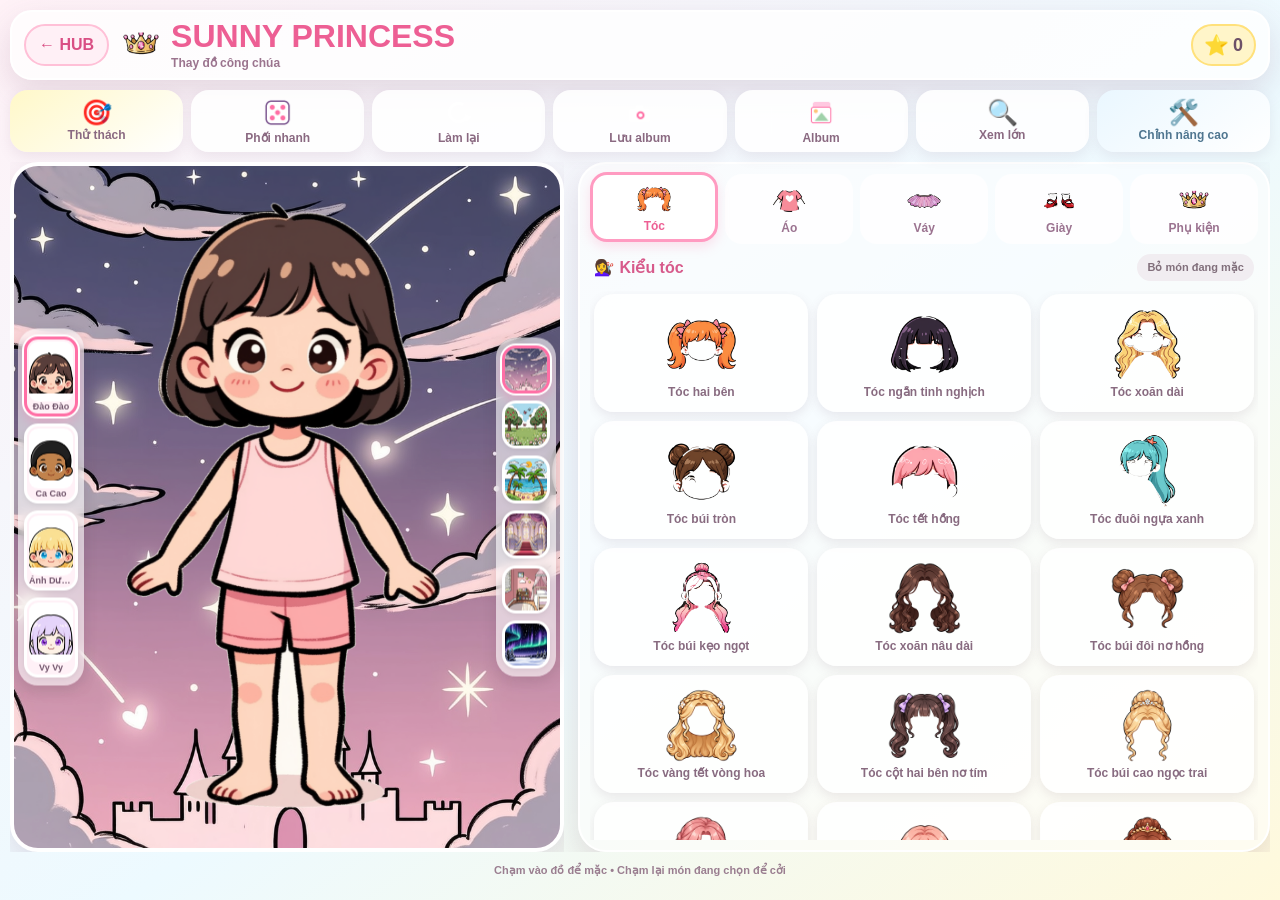
<file: games/sunny-princess/index.html>
<!doctype html>
<html lang="vi">
<head>
  <meta charset="utf-8">
  <meta name="viewport" content="width=device-width,initial-scale=1,viewport-fit=cover,user-scalable=no">
  <meta name="theme-color" content="#ffd6e7">
  <meta name="mobile-web-app-capable" content="yes">
  <meta name="apple-mobile-web-app-capable" content="yes">
  <meta name="apple-mobile-web-app-status-bar-style" content="black-translucent">
  <title>Sunny Princess - Thay đồ công chúa</title>
  <link rel="stylesheet" href="style.css">
</head>
<body>
<div id="app" class="app">
  <header class="topbar">
    <a class="hub-btn" href="../../index.html" aria-label="Về Sunny Game Hub">← HUB</a>
    <div class="brand">
      <img src="assets/ui/icon_accessory.png" alt="" draggable="false">
      <div><h1>SUNNY PRINCESS</h1><p>Thay đồ công chúa</p></div>
    </div>
    <div class="stars" aria-label="Số sao thử thách"><span>⭐</span><b id="starCount">0</b></div>
  </header>
  <nav class="toolbar" aria-label="Công cụ">
    <button id="challengeBtn" class="tool-btn challenge"><span>🎯</span><b>Thử thách</b></button>
    <button id="randomBtn" class="tool-btn"><img src="assets/ui/icon_random.png" alt=""><b>Phối nhanh</b></button>
    <button id="resetBtn" class="tool-btn"><img src="assets/ui/icon_reset.png" alt=""><b>Làm lại</b></button>
    <button id="saveBtn" class="tool-btn"><img src="assets/ui/icon_save.png" alt=""><b>Lưu album</b></button>
    <button id="albumBtn" class="tool-btn"><img src="assets/ui/icon_album.png" alt=""><b>Album</b><i id="albumBadge" class="badge" hidden>0</i></button>
    <button id="previewBtn" class="tool-btn"><span>🔍</span><b>Xem lớn</b></button>
    <button id="advancedEditBtn" class="tool-btn advanced"><span>🛠️</span><b>Chỉnh nâng cao</b></button>
  </nav>
  <section id="missionBar" class="mission-bar" hidden>
    <div class="mission-title"><span>🎯</span><b>Phối giống các hình này</b></div>
    <div id="missionTargets" class="mission-targets"></div>
    <button id="hintBtn" class="mini-btn">💡 Gợi ý</button>
    <button id="cancelMissionBtn" class="mini-btn muted">✕ Dừng</button>
  </section>
  <main class="game-main">
    <section class="stage-zone" aria-label="Công chúa">
      <div id="stage" class="stage">
        <img id="sceneImg" class="stage-bg" src="assets/scenes/sky.png" alt="Bối cảnh" draggable="false">
        <div class="stage-inner">
          <img id="modelImg" class="stage-layer base" src="assets/chars/girl_1.png" alt="Công chúa" draggable="false">
          <img id="layerShoes" class="stage-layer" data-category="shoes" alt="" draggable="false" hidden>
          <img id="layerSkirt" class="stage-layer" data-category="skirt" alt="" draggable="false" hidden>
          <img id="layerTop" class="stage-layer" data-category="top" alt="" draggable="false" hidden>
          <img id="layerHair" class="stage-layer" data-category="hair" alt="" draggable="false" hidden>
          <img id="layerAccessory" class="stage-layer" data-category="accessory" alt="" draggable="false" hidden>
        </div>
      </div>
      <div id="modelSwitcher" class="model-switcher" aria-label="Chọn công chúa"></div>
      <div id="sceneSwitcher" class="scene-switcher" aria-label="Chọn bối cảnh"></div>
    </section>
    <section class="wardrobe" aria-label="Tủ đồ">
      <div id="categoryTabs" class="category-tabs"></div>
      <div class="wardrobe-head">
        <div><span id="categoryEmoji">💇‍♀️</span><b id="categoryTitle">Kiểu tóc</b></div>
        <button id="removeItemBtn" class="remove-btn">Bỏ món đang mặc</button>
      </div>
      <div id="itemGrid" class="item-grid"></div>
    </section>
  </main>
  <footer class="footer-note">Chạm vào đồ để mặc • Chạm lại món đang chọn để cởi</footer>
</div>
<aside id="advancedEditor" class="advanced-editor" aria-label="Chỉnh sửa chuyên sâu" hidden>
  <header class="editor-head">
    <div><strong>🛠️ CHỈNH SỬA CHUYÊN SÂU</strong><small>Vị trí • kích thước • xoay • layer</small></div>
    <button id="closeEditorBtn" class="editor-close" aria-label="Đóng">×</button>
  </header>
  <div class="editor-current">
    <img id="editorThumb" alt="" hidden>
    <div><small>Món đang chỉnh</small><b id="editorItemName">Chưa chọn món</b><span id="editorModelName"></span></div>
  </div>
  <p id="editorEmpty" class="editor-empty">Hãy mặc một món đồ, sau đó chọn đúng nhóm của món đó để bắt đầu chỉnh.</p>
  <fieldset id="editorControls" class="editor-controls" disabled>
    <div class="editor-section">
      <label>Di chuyển <small id="editorXY">X 0 • Y 0</small></label>
      <div class="nudge-wrap">
        <button type="button" class="nudge up" data-dx="0" data-dy="-1">↑</button>
        <button type="button" class="nudge left" data-dx="-1" data-dy="0">←</button>
        <button type="button" class="nudge center" disabled>✥</button>
        <button type="button" class="nudge right" data-dx="1" data-dy="0">→</button>
        <button type="button" class="nudge down" data-dx="0" data-dy="1">↓</button>
      </div>
      <label class="inline-control">Bước di chuyển
        <select id="editorStep"><option value="1">1 px</option><option value="5" selected>5 px</option><option value="10">10 px</option><option value="25">25 px</option></select>
      </label>
      <small class="editor-tip">Có thể dùng phím mũi tên. Giữ Shift để đi nhanh 10 px.</small>
    </div>
    <div class="editor-section">
      <label for="editScale">Phóng to / thu nhỏ <b id="scaleValue">100%</b></label>
      <input id="editScale" type="range" min="0.30" max="2.50" step="0.01" value="1">
    </div>
    <div class="editor-section">
      <label for="editRotation">Xoay trái / phải <b id="rotationValue">0°</b></label>
      <input id="editRotation" type="range" min="-180" max="180" step="1" value="0">
      <div class="editor-pair"><button type="button" data-rotate="-5">↶ -5°</button><button type="button" data-rotate="5">↷ +5°</button></div>
    </div>
    <div class="editor-section">
      <label for="editLayer">Thứ tự layer <b id="layerValue">10</b></label>
      <input id="editLayer" type="range" min="2" max="99" step="1" value="10">
      <div class="editor-layer-buttons">
        <button type="button" data-layer-action="bottom">Dưới cùng</button>
        <button type="button" data-layer-action="down">↓ 1 lớp</button>
        <button type="button" data-layer-action="up">↑ 1 lớp</button>
        <button type="button" data-layer-action="top">Trên cùng</button>
      </div>
      <div id="editorLayerList" class="editor-layer-list"></div>
    </div>
    <div class="editor-item-actions">
      <button id="unequipEditorBtn" type="button">👗 Cởi món này</button>
      <button id="hideItemBtn" type="button" class="danger">🗑 Ẩn khỏi game</button>
    </div>
    <div class="editor-actions">
      <button id="resetItemLayoutBtn" type="button">↺ Đặt lại món này</button>
      <button id="finishEditorBtn" type="button" class="strong">✓ Xong</button>
    </div>
  </fieldset>
  <button id="manageHiddenBtn" class="manage-hidden-btn" type="button">👁 Món đã ẩn <b id="hiddenCount">0</b></button>
</aside>
<div id="toast" class="toast" role="status" aria-live="polite" hidden></div>
<div id="confetti" class="confetti" aria-hidden="true"></div>
<div id="hiddenItemsModal" class="modal" hidden>
  <section class="modal-card hidden-items-card" role="dialog" aria-modal="true" aria-labelledby="hiddenItemsTitle">
    <header><h2 id="hiddenItemsTitle">👁 Món đồ đã ẩn</h2><button class="close-btn" data-close="hiddenItemsModal">×</button></header>
    <p class="hidden-items-copy">Các món này không xuất hiện trong tủ đồ, Phối nhanh hoặc Thử thách. Bạn có thể khôi phục bất kỳ lúc nào.</p>
    <div id="hiddenItemsList" class="hidden-items-list"></div>
    <button id="restoreAllHiddenBtn" class="primary-btn" type="button">↺ Khôi phục tất cả</button>
  </section>
</div>
<div id="albumModal" class="modal" hidden>
  <section class="modal-card album-card" role="dialog" aria-modal="true" aria-labelledby="albumTitle">
    <header><h2 id="albumTitle">📸 Album của Sunny</h2><button class="close-btn" data-close="albumModal">×</button></header>
    <div id="albumGrid" class="album-grid"></div>
  </section>
</div>
<div id="challengeModal" class="modal" hidden>
  <section class="modal-card challenge-card" role="dialog" aria-modal="true" aria-labelledby="challengeTitle">
    <header><h2 id="challengeTitle">🎯 Thử thách phối đồ</h2><button class="close-btn" data-close="challengeModal">×</button></header>
    <p class="challenge-copy">Nhìn hình và tìm đúng <b>3 món đồ + 1 bối cảnh</b>. Phối đúng Sunny sẽ nhận được một ngôi sao.</p>
    <div id="challengePreview" class="challenge-preview"></div>
    <div class="modal-actions">
      <button id="newChallengeBtn" class="primary-btn">🎲 Đổi thử thách</button>
      <button id="startChallengeBtn" class="primary-btn strong">▶ Bắt đầu</button>
    </div>
  </section>
</div>
<div id="previewModal" class="preview-modal" hidden>
  <button class="preview-close" data-close="previewModal">×</button>
  <div id="previewStage" class="preview-stage"></div>
  <div class="preview-actions"><button id="downloadBtn" class="primary-btn strong">⬇ Tải ảnh</button></div>
</div>
<script src="app.js"></script>
</body>
</html>
</file>
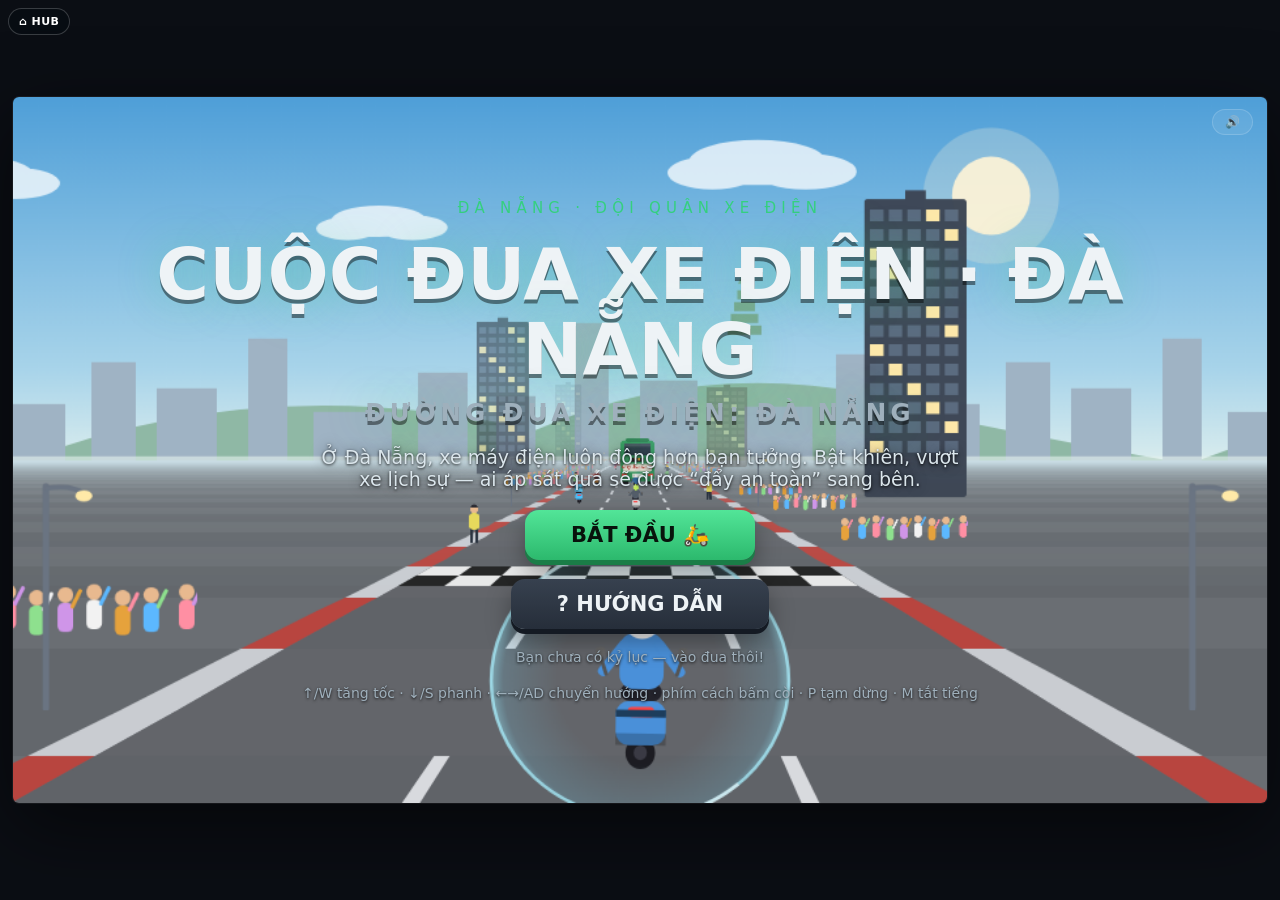
<file: games/sunny-scooter-rush/index.html>
<!doctype html><html lang="vi"><head><meta charset="utf-8"><meta name="viewport" content="width=device-width, initial-scale=1, maximum-scale=1, user-scalable=no, viewport-fit=cover"><title>Cuộc Đua Xe Điện · Đà Nẵng</title><meta name="description" content="Bật khiên, vượt xe lịch sự. Trò đua xe điện vui nhộn trên đường phố Đà Nẵng."><link rel="icon" href="data:image/svg+xml,<svg xmlns='http://www.w3.org/2000/svg' viewBox='0 0 100 100'><text y='.9em' font-size='90'>🛵</text></svg>"><link rel="stylesheet" href="css/style.css?v=20261003-roadrecovery7b"></head><body><div id="stage"><a id="hub-home" href="../../index.html" aria-label="Về Sunny Game Hub">⌂ HUB</a><canvas id="game" width="960" height="540"></canvas><div id="overlay"></div><div id="rotate-hint">↻ Xoay ngang để dễ lái</div><div id="touch" hidden aria-label="Điều khiển cảm ứng"><div class="touch-group steer-group"><button id="touch-left" aria-label="rẽ trái">◀</button><button id="touch-right" aria-label="rẽ phải">▶</button></div><div class="touch-group pedal-group"><button id="touch-brake" class="pedal" aria-label="phanh"><span>▼</span><small>PHANH</small></button><button id="touch-gas" class="pedal gas" aria-label="tăng tốc"><span>▲</span><small>GA</small></button></div><div class="touch-group utility-group"><button id="touch-horn" aria-label="bấm còi">📢</button><button id="touch-pause" aria-label="tạm dừng">Ⅱ</button><button id="touch-fullscreen" aria-label="toàn màn hình">⛶</button></div></div></div><script>
window.__rushStarted=false;
window.addEventListener('error',function(e){
  if(window.__rushStarted)return;
  var old=document.getElementById('boot-error');
  if(old)return;
  var d=document.createElement('div');d.id='boot-error';
  d.style.cssText='position:fixed;left:12px;right:12px;bottom:12px;z-index:99999;background:#431b1b;color:#fff;border:1px solid #ff7777;border-radius:12px;padding:12px;font:13px/1.4 system-ui,sans-serif;white-space:pre-wrap';
  d.textContent='Game chưa khởi động được. Lỗi: '+(e.message||'không xác định');
  document.body.appendChild(d);
});
</script><script src="js/gz/data-1.js?v=20261003-roadrecovery7b"></script><script src="js/gz/data-2.js?v=20261003-roadrecovery7b"></script><script src="js/gz/data-3.js?v=20261003-roadrecovery7b"></script><script src="js/gz/data-4.js?v=20261003-roadrecovery7b"></script><script src="js/gz/boot.js?v=20261003-roadrecovery7b"></script></body></html>
</file>
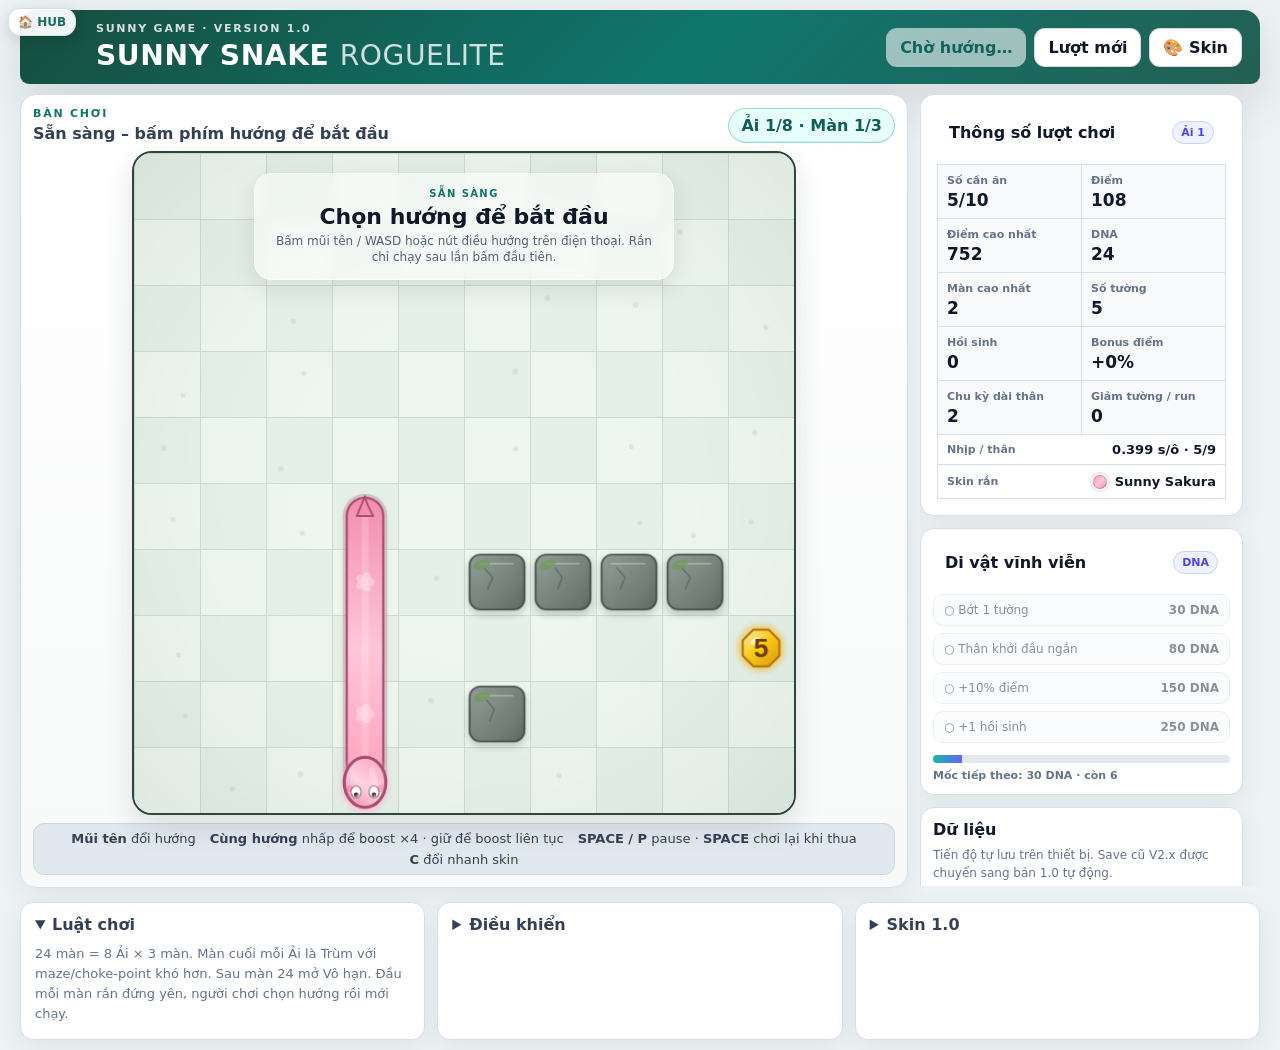
<file: games/sunny-snake/index.html>
<!doctype html>
<html lang="vi">
<head>
  <meta charset="utf-8" />
  <meta name="viewport" content="width=device-width, initial-scale=1, viewport-fit=cover, maximum-scale=1, user-scalable=no" />
  <meta name="color-scheme" content="light" />
  <meta name="theme-color" content="#176f64" />
  <meta name="apple-mobile-web-app-capable" content="yes" />
  <meta name="apple-mobile-web-app-status-bar-style" content="black-translucent" />
  <title>Sunny Snake Roguelite 1.0</title>
  <style>
:root {
  --ink: #0f172a;
  --muted: #64748b;
  --line: #d7e0e8;
  --line-strong: #b7c4d0;
  --surface: #ffffff;
  --soft: #f8fafc;
  --soft-2: #eef3f6;
  --brand: #0f766e;
  --brand-2: #115e59;
  --indigo: #6366f1;
  --danger: #dc2626;
  --shadow: 0 18px 50px rgba(15, 23, 42, .12);
}
* { box-sizing: border-box; }
html, body { margin: 0; min-height: 100%; background: #edf2f4; color: var(--ink); font-family: "Segoe UI", Inter, system-ui, -apple-system, BlinkMacSystemFont, sans-serif; }
body { padding: 20px; }
button { font: inherit; }
.app-shell { width: min(1240px, 100%); margin: 0 auto; }
.topbar { background: linear-gradient(135deg, #0f766e, #115e59); color: white; border-radius: 22px 22px 10px 10px; padding: 20px 24px; display: flex; gap: 18px; justify-content: space-between; align-items: center; box-shadow: var(--shadow); }
.eyebrow, .panel-kicker, .overlay-eyebrow { font-size: 11px; font-weight: 800; letter-spacing: .16em; opacity: .82; }
h1 { margin: 4px 0 0; font-size: clamp(22px, 3vw, 34px); letter-spacing: .02em; }
h1 span { font-weight: 500; opacity: .8; }
.header-actions { display: flex; gap: 8px; flex-wrap: wrap; justify-content: flex-end; }
.btn { appearance: none; border: 1.5px solid rgba(15,23,42,.16); background: #fff; color: var(--ink); padding: 9px 13px; border-radius: 11px; cursor: pointer; font-weight: 700; transition: .15s ease; box-shadow: 0 2px 0 rgba(15,23,42,.04); }
.btn:hover { transform: translateY(-1px); border-color: rgba(15,23,42,.34); }
.btn:active { transform: translateY(0); }
.btn-primary { background: #fff; color: var(--brand-2); border-color: rgba(255,255,255,.78); }
.btn-soft { background: #f1f5f9; }
.btn-danger-soft { background: #fff1f2; color: #b91c1c; border-color: #fecdd3; }
.game-layout { display: grid; grid-template-columns: minmax(0, 1fr) 365px; gap: 16px; margin-top: 16px; }
.board-panel, .stats-card, .meta-card, .save-card, details { background: var(--surface); border: 1.5px solid var(--line); box-shadow: 0 8px 28px rgba(15,23,42,.06); }
.board-panel { border-radius: 16px; padding: 16px; }
.panel-title-row { display: flex; align-items: center; justify-content: space-between; gap: 12px; margin-bottom: 12px; }
.panel-kicker { color: var(--brand); opacity: 1; }
.status-line { margin-top: 4px; font-weight: 700; color: #334155; }
.floor-badge { background: #e6fffb; color: var(--brand-2); border: 1.5px solid #9bd8d1; border-radius: 999px; padding: 7px 12px; font-weight: 800; white-space: nowrap; }
.board-wrap { width: min(100%, 760px); aspect-ratio: 1; position: relative; margin: 0 auto; border: 2px solid #0f172a; border-radius: 16px; overflow: hidden; background: #f8fafc; }
canvas { width: 100%; height: 100%; display: block; touch-action: none; }
.overlay { position: absolute; inset: 0; display: grid; place-items: center; background: rgba(15, 23, 42, .32); backdrop-filter: blur(2px); padding: 18px; }
.hidden { display: none !important; }
.overlay-card { width: min(430px, 94%); background: rgba(255,255,255,.96); border: 1.5px solid rgba(255,255,255,.75); border-radius: 18px; padding: 24px; text-align: center; box-shadow: var(--shadow); }
.overlay.overlay-ready { place-items: start center; background: transparent; backdrop-filter: none; padding: 12px; pointer-events: none; }
.overlay.overlay-ready .overlay-card { width: min(420px, 82%); margin-top: 8px; background: rgba(255,255,255,.52); border: 1px solid rgba(255,255,255,.58); box-shadow: 0 8px 24px rgba(15, 23, 42, .10); backdrop-filter: blur(7px); -webkit-backdrop-filter: blur(7px); padding: 14px 18px; }
.overlay.overlay-ready .overlay-card h2 { margin: 5px 0 4px; font-size: clamp(18px, 2vw, 22px); }
.overlay.overlay-ready .overlay-card p { margin: 0; font-size: 12px; line-height: 1.35; color: rgba(71,85,105,.92); }
.overlay.overlay-ready .overlay-eyebrow { font-size: 10px; letter-spacing: .14em; }
.overlay-card h2, .modal-card h2 { margin: 8px 0; }
.overlay-card p, .modal-card p { margin: 0 0 16px; color: var(--muted); line-height: 1.5; }
.overlay-eyebrow { color: var(--brand); opacity: 1; }
.control-strip { margin-top: 12px; background: #e2e8f0; border: 1.5px solid #cbd5e1; border-radius: 11px; display: flex; gap: 8px 18px; flex-wrap: wrap; justify-content: center; padding: 10px 12px; color: #334155; font-size: 13px; }
.touch-controls { margin: 14px auto 0; width: 180px; height: 126px; display: grid; grid-template-columns: repeat(3, 1fr); grid-template-rows: repeat(2, 1fr); gap: 8px; }
.dir { border: 1.5px solid var(--line-strong); background: #fff; border-radius: 12px; font-size: 26px; font-weight: 800; cursor: pointer; user-select: none; -webkit-user-select: none; }
.dir:active { background: #e2e8f0; transform: translateY(1px); }
.up { grid-column: 2; grid-row: 1; } .left { grid-column: 1; grid-row: 2; } .down { grid-column: 2; grid-row: 2; } .right { grid-column: 3; grid-row: 2; }
.side-panel { display: flex; flex-direction: column; gap: 12px; }
.stats-card, .meta-card, .save-card { border-radius: 16px; padding: 16px; }
.section-head { display: flex; justify-content: space-between; align-items: center; gap: 10px; margin-bottom: 10px; }
.section-head h2, .save-card h2 { font-size: 16px; margin: 0; }
.mini-badge { background: #eef2ff; color: #4f46e5; border: 1px solid #c7d2fe; border-radius: 999px; font-size: 11px; font-weight: 800; padding: 4px 8px; }
.stats-grid { display: grid; grid-template-columns: 1fr 1fr; border-top: 1.5px solid var(--line); border-left: 1.5px solid var(--line); }
.stat { min-height: 62px; border-right: 1.5px solid var(--line); border-bottom: 1.5px solid var(--line); padding: 9px 10px; background: #f8fafc; display: flex; flex-direction: column; justify-content: center; gap: 3px; }
.stat span, .wide-stat span { font-size: 11px; color: var(--muted); font-weight: 700; }
.stat b { font-size: 17px; }
.wide-stat { border: 1.5px solid var(--line); border-top: 0; padding: 9px 10px; display: flex; justify-content: space-between; align-items: center; gap: 12px; background: #fff; }
.wide-stat b { font-size: 13px; text-align: right; display: inline-flex; gap: 7px; align-items: center; }
#colorDot { width: 12px; height: 12px; border-radius: 50%; display: inline-block; border: 1px solid rgba(0,0,0,.2); }
.meta-list { display: grid; gap: 7px; }
.meta-item { display: flex; align-items: center; justify-content: space-between; gap: 12px; border: 1.5px solid var(--line); border-radius: 10px; padding: 8px 10px; font-size: 12px; }
.meta-item.locked { opacity: .48; background: #f8fafc; }
.meta-item.active { background: #ecfdf5; border-color: #a7f3d0; }
.meta-item b { white-space: nowrap; }
.dna-progress { height: 8px; margin-top: 12px; border-radius: 999px; background: #e2e8f0; overflow: hidden; }
.dna-progress > div { height: 100%; width: 0; background: linear-gradient(90deg, #14b8a6, #6366f1); transition: width .25s ease; }
.next-unlock { margin-top: 6px; font-size: 11px; color: var(--muted); font-weight: 700; }
.save-card p { color: var(--muted); font-size: 12px; line-height: 1.5; margin: 7px 0 11px; }
.save-actions { display: flex; gap: 8px; flex-wrap: wrap; }
.info-grid { display: grid; grid-template-columns: repeat(3, 1fr); gap: 12px; margin-top: 14px; }
details { border-radius: 13px; padding: 12px 14px; }
summary { cursor: pointer; font-weight: 800; color: #334155; }
details p { color: var(--muted); line-height: 1.55; font-size: 13px; margin: 10px 0 2px; }
.modal { position: fixed; inset: 0; z-index: 50; display: grid; place-items: center; padding: 20px; background: rgba(15,23,42,.58); backdrop-filter: blur(5px); }
.modal-card { width: min(880px, 100%); background: #fff; border: 1.5px solid rgba(255,255,255,.8); border-radius: 22px; padding: 24px; box-shadow: 0 30px 90px rgba(15,23,42,.28); }
.perk-choices { display: grid; grid-template-columns: repeat(3, 1fr); gap: 12px; }
.perk-card { text-align: left; min-height: 175px; border: 2px solid #dbe3ec; background: #f8fafc; border-radius: 16px; padding: 16px; cursor: pointer; transition: .15s ease; position: relative; }
.perk-card:hover { border-color: #818cf8; transform: translateY(-2px); box-shadow: 0 12px 25px rgba(99,102,241,.14); }
.perk-card .key { position: absolute; right: 12px; top: 12px; width: 28px; height: 28px; border-radius: 8px; display: grid; place-items: center; font-weight: 900; background: #6366f1; color: #fff; }
.perk-card h3 { margin: 20px 0 8px; font-size: 18px; }
.perk-card p { font-size: 13px; margin: 0; }
.toast { position: fixed; left: 50%; bottom: 24px; transform: translate(-50%, 20px); background: #0f172a; color: white; border-radius: 10px; padding: 10px 14px; font-size: 13px; font-weight: 700; opacity: 0; pointer-events: none; transition: .2s ease; z-index: 80; box-shadow: var(--shadow); }
.toast.show { opacity: 1; transform: translate(-50%, 0); }
@media (max-width: 980px) {
  body { padding: 10px; }
  .game-layout { grid-template-columns: 1fr; }
  .side-panel { display: grid; grid-template-columns: 1fr 1fr; }
  .stats-card { grid-row: span 2; }
  .info-grid { grid-template-columns: 1fr; }
}
@media (max-width: 650px) {
  .topbar { align-items: flex-start; flex-direction: column; border-radius: 16px 16px 9px 9px; padding: 16px; }
  .header-actions { width: 100%; justify-content: flex-start; }
  .game-layout { margin-top: 10px; }
  .board-panel { padding: 10px; }
  .side-panel { display: flex; }
  .control-strip { font-size: 11px; }
  .perk-choices { grid-template-columns: 1fr; }
  .perk-card { min-height: 120px; }
  .stats-grid { grid-template-columns: 1fr 1fr; }
}

/* --- V2 visual pass: keep the game compact, but make the board feel like a game world. --- */
.topbar { background: linear-gradient(135deg, #164e3f, #0f766e 55%, #245f53); }
.board-panel { background: linear-gradient(180deg, #ffffff, #f7faf8); }
.board-wrap {
  border: 2px solid #31443d;
  border-radius: 20px;
  background: #edf7ef;
  box-shadow: inset 0 0 0 1px rgba(255,255,255,.65), 0 12px 28px rgba(30,55,43,.13);
}
canvas { image-rendering: auto; }
.floor-badge { box-shadow: inset 0 -1px 0 rgba(15,118,110,.10); }
#colorDot { box-shadow: 0 0 0 2px rgba(255,255,255,.9), 0 0 0 3px rgba(15,23,42,.12); }
.v2-notes { display:grid; grid-template-columns:repeat(3,1fr); gap:12px; margin-top:12px; }
.v2-note { background:#fff; border:1.5px solid var(--line); border-radius:13px; padding:12px 14px; display:flex; flex-direction:column; gap:4px; box-shadow:0 6px 20px rgba(15,23,42,.045); }
.v2-note b { color:#245f53; font-size:13px; }
.v2-note span { color:var(--muted); font-size:12px; line-height:1.45; }
@media (max-width: 980px) { .v2-notes { grid-template-columns:1fr; } }

/* V2.1 campaign state badges */
.floor-badge.boss { background:#fff1f2; color:#b42318; border-color:#f5a7a0; box-shadow:0 0 0 3px rgba(239,68,68,.07); }
.floor-badge.endless { background:#eef2ff; color:#4338ca; border-color:#b9c2ff; }
.floor-badge.endless.boss { background:#f5f0ff; color:#7c3aed; border-color:#cbb7f4; }

/* --- V2.2 viewport fit + ready state --- */
:root { --board-size: 720px; --play-height: 760px; }
.board-wrap { width: min(100%, var(--board-size)); }
.btn:disabled { opacity: .58; cursor: default; transform: none !important; }

@media (min-width: 981px) {
  body { padding: 10px; overflow-x: hidden; }
  .app-shell { width: min(1240px, 100%); }
  .topbar { padding: 12px 18px; border-radius: 16px 16px 9px 9px; }
  h1 { font-size: clamp(21px, 2.2vw, 30px); }
  .game-layout { grid-template-columns: minmax(0, 1fr) 340px; gap: 12px; margin-top: 10px; align-items: start; }
  .board-panel { padding: 12px; }
  .panel-title-row { margin-bottom: 8px; }
  .control-strip { margin-top: 8px; padding: 7px 10px; gap: 6px 14px; }
  .touch-controls { display: none; }
  .side-panel { max-height: var(--play-height); overflow: auto; scrollbar-gutter: stable; padding-right: 2px; }
  .stats-card, .meta-card, .save-card { border-radius: 14px; }
  .section-head { padding: 10px 12px; }
  .stat { min-height: 54px; padding: 7px 9px; }
  .wide-stat { padding: 7px 9px; }
  .meta-card, .save-card { padding: 12px; }
}

@media (max-width: 980px) {
  .board-wrap { width: min(100%, var(--board-size)); }
  .touch-controls { display: grid; }
}


/* ===== Sunny Snake Roguelite 1.0 ===== */
html,body{max-width:100%;overflow-x:hidden;overscroll-behavior-x:none;-webkit-text-size-adjust:100%}
body,#app,#app *{-webkit-tap-highlight-color:transparent}
#app,#app *:not(input):not(textarea){-webkit-user-select:none;user-select:none;-webkit-touch-callout:none}
img{ -webkit-user-drag:none; user-drag:none; }
.hub-link{position:fixed;left:max(8px,env(safe-area-inset-left));top:max(8px,env(safe-area-inset-top));z-index:100;text-decoration:none;background:rgba(255,255,255,.94);border:1.5px solid #cae4df;border-radius:12px;padding:6px 9px;font-weight:900;color:#176f64;box-shadow:0 4px 14px #0002;font-size:12px}
.topbar{padding-left:76px}
.skin-stat-button{display:inline-flex;align-items:center;gap:8px;border:0;background:transparent;padding:2px 0;font:inherit;cursor:pointer;color:inherit;font-weight:800}
#colorDot{width:14px;height:14px;border-radius:50%;display:inline-block;background:linear-gradient(135deg,#58a96a,#9ad49b)}
.skin-modal-card{width:min(760px,96vw);max-height:min(88vh,760px);overflow:auto;text-align:left}
.skin-modal-card>h2,.skin-modal-card>p,.skin-modal-card>.overlay-eyebrow{text-align:center}
.skin-choices{display:grid;grid-template-columns:repeat(3,minmax(0,1fr));gap:10px;margin:16px 0}
.skin-group-title{grid-column:1/-1;margin-top:5px;font-size:12px;font-weight:900;letter-spacing:.12em;color:#60746d;text-transform:uppercase}
.skin-choice{position:relative;border:2px solid #dce6e3;background:#fff;border-radius:14px;padding:10px;text-align:left;cursor:pointer;min-height:80px;display:grid;grid-template-columns:64px 1fr;gap:10px;align-items:center;touch-action:manipulation;-webkit-user-select:none;user-select:none}
.skin-choice.active{border-color:#0f766e;box-shadow:0 0 0 3px rgba(15,118,110,.12)}
.skin-preview{height:46px;border-radius:999px;border:3px solid var(--skin-outline,#365);box-shadow:inset 0 4px 9px rgba(255,255,255,.32),0 3px 7px #0002}
.skin-choice b{display:block;font-size:13px}.skin-choice small{color:#64748b;font-size:11px;line-height:1.3}
#btnSkinClose{display:block;margin:8px auto 0}
.touch-controls,.touch-controls *{touch-action:none!important;-webkit-user-select:none!important;user-select:none!important;-webkit-touch-callout:none!important;overscroll-behavior:none}
.dir{min-width:58px;min-height:58px;display:flex;align-items:center;justify-content:center;font-size:30px;font-weight:900;line-height:1;outline:none;-webkit-appearance:none;appearance:none}
.dir:focus{outline:none}.dir:focus-visible{box-shadow:0 0 0 3px rgba(15,118,110,.22)}
@media(max-width:980px){
  body{padding:6px 6px calc(10px + env(safe-area-inset-bottom));overflow-x:hidden;overscroll-behavior-x:none}
  .app-shell{width:100%;max-width:100%;overflow-x:hidden}
  .topbar{padding:10px 10px 10px 58px}
  .hub-link{font-size:0;padding:7px 9px}.hub-link::first-letter{font-size:16px}
  .game-layout,.board-panel,.side-panel{min-width:0;max-width:100%}
  .board-wrap{max-width:100%;margin-inline:auto}
  .touch-controls{position:sticky;bottom:max(6px,env(safe-area-inset-bottom));z-index:35;margin:8px auto 2px;width:206px;height:142px;padding:5px;border-radius:20px;background:rgba(238,247,245,.94);box-shadow:0 7px 22px rgba(15,23,42,.18);backdrop-filter:blur(8px);-webkit-backdrop-filter:blur(8px)}
  .dir{background:rgba(255,255,255,.98);border:2px solid #a9c9c2;box-shadow:0 3px 0 rgba(55,88,80,.14)}
  .dir:active,.dir.holding{transform:translateY(2px);background:#dff5ef;box-shadow:0 0 0 3px rgba(15,118,110,.15),0 2px 0 rgba(55,88,80,.10)}
  .control-strip{display:none}
  .skin-choices{grid-template-columns:1fr 1fr}
  .skin-modal-card{padding:16px}
}
@media(max-width:520px){
  .skin-choices{grid-template-columns:1fr}
  .header-actions{gap:5px}.header-actions .btn{padding:8px 10px;font-size:12px}
  .topbar h1{font-size:21px}
}

/* ===== Stage clear summary ===== */
.stage-clear-modal{background:rgba(15,23,42,.34);backdrop-filter:blur(3px);-webkit-backdrop-filter:blur(3px)}
.stage-clear-card{width:min(520px,92vw);text-align:center;padding:22px;animation:stageClearIn .18s ease-out}
.stage-clear-card.boss-clear{border:2px solid #f1b4a6;box-shadow:0 24px 80px rgba(122,43,25,.22)}
.stage-clear-icon{font-size:44px;line-height:1;margin-bottom:2px}
.stage-clear-card h2{margin:4px 0 5px;font-size:clamp(24px,5vw,32px)}
.stage-clear-sub{margin:0 0 15px;color:#64748b;font-size:13px;font-weight:700}
.stage-summary-grid{display:grid;grid-template-columns:repeat(2,minmax(0,1fr));gap:8px;margin:14px 0}
.stage-summary-item{background:#f8fafc;border:1.5px solid #dce5ec;border-radius:13px;padding:10px 12px;text-align:left}
.stage-summary-item span{display:block;color:#64748b;font-size:11px;font-weight:800;margin-bottom:3px}
.stage-summary-item b{font-size:18px;color:#172033}
.stage-summary-item.highlight{background:#ecfdf5;border-color:#a7e6ca}
.stage-summary-item.highlight b{color:#176f64}
.stage-clear-reward{display:flex;justify-content:center;gap:8px;flex-wrap:wrap;margin:4px 0 14px}
.stage-clear-pill{border-radius:999px;padding:6px 10px;background:#fff8dc;border:1px solid #efd36f;color:#775d00;font-size:12px;font-weight:900}
.stage-clear-pill.dna{background:#eef2ff;border-color:#c7d2fe;color:#4f46e5}
.stage-clear-next{min-width:180px;font-size:15px}
@keyframes stageClearIn{from{opacity:0;transform:scale(.965) translateY(8px)}to{opacity:1;transform:scale(1) translateY(0)}}
@media(max-width:520px){
  .stage-clear-card{padding:18px 14px}
  .stage-summary-grid{gap:6px}
  .stage-summary-item{padding:9px 10px}
  .stage-summary-item b{font-size:16px}
}

</style>
</head>
<body>
  <a class="hub-link" href="../../index.html" aria-label="Về Sunny Game Hub">🏠 HUB</a>
  <main class="app-shell" id="app">
    <header class="topbar">
      <div>
        <div class="eyebrow">SUNNY GAME · VERSION 1.0</div>
        <h1>SUNNY SNAKE <span>ROGUELITE</span></h1>
      </div>
      <div class="header-actions">
        <button id="btnPause" class="btn btn-primary" type="button">Tạm dừng</button>
        <button id="btnNew" class="btn" type="button">Lượt mới</button>
        <button id="btnColor" class="btn" type="button">🎨 Skin</button>
      </div>
    </header>

    <section class="game-layout">
      <div class="board-panel">
        <div class="panel-title-row">
          <div>
            <div class="panel-kicker">BÀN CHƠI</div>
            <div id="statusLine" class="status-line">Đang chơi</div>
          </div>
          <div id="floorBadge" class="floor-badge">Ải 1/8 · Màn 1/3</div>
        </div>

        <div class="board-wrap" id="boardWrap">
          <canvas id="gameCanvas" width="720" height="720" aria-label="Bàn chơi Sunny Snake Roguelite"></canvas>
          <div id="overlay" class="overlay hidden" aria-live="polite">
            <div class="overlay-card">
              <div id="overlayEyebrow" class="overlay-eyebrow">TẠM DỪNG</div>
              <h2 id="overlayTitle">Game đang tạm dừng</h2>
              <p id="overlayText">Nhấn SPACE hoặc P để tiếp tục.</p>
              <button id="overlayButton" class="btn btn-primary" type="button">Tiếp tục</button>
            </div>
          </div>
        </div>

        <div class="control-strip">
          <span><b>Mũi tên</b> đổi hướng</span>
          <span><b>Cùng hướng</b> nhấp để boost ×4 · giữ để boost liên tục</span>
          <span><b>SPACE / P</b> pause · <b>SPACE</b> chơi lại khi thua</span>
          <span><b>C</b> đổi nhanh skin</span>
        </div>

        <div class="touch-controls" id="touchControls" aria-label="Điều khiển cảm ứng">
          <button class="dir up" data-dir="up" type="button" aria-label="Lên">↑</button>
          <button class="dir left" data-dir="left" type="button" aria-label="Trái">←</button>
          <button class="dir down" data-dir="down" type="button" aria-label="Xuống">↓</button>
          <button class="dir right" data-dir="right" type="button" aria-label="Phải">→</button>
        </div>
      </div>

      <aside class="side-panel">
        <section class="stats-card">
          <div class="section-head">
            <h2>Thông số lượt chơi</h2>
            <span id="modeBadge" class="mini-badge">Chuẩn</span>
          </div>
          <div class="stats-grid">
            <div class="stat"><span>Số cần ăn</span><b id="foodStat">1/10</b></div>
            <div class="stat"><span>Điểm</span><b id="scoreStat">0</b></div>
            <div class="stat"><span>Điểm cao nhất</span><b id="bestScoreStat">0</b></div>
            <div class="stat"><span>DNA</span><b id="dnaStat">0</b></div>
            <div class="stat"><span>Màn cao nhất</span><b id="bestFloorStat">0</b></div>
            <div class="stat"><span>Số tường</span><b id="wallsStat">0</b></div>
            <div class="stat"><span>Hồi sinh</span><b id="livesStat">0</b></div>
            <div class="stat"><span>Bonus điểm</span><b id="bonusStat">+0%</b></div>
            <div class="stat"><span>Chu kỳ dài thân</span><b id="growStat">2</b></div>
            <div class="stat"><span>Giảm tường / run</span><b id="wallReductionStat">0</b></div>
          </div>
          <div class="wide-stat"><span>Nhịp / thân</span><b id="speedStat">0.410 s/ô · 3/9</b></div>
          <div class="wide-stat skin-stat"><span>Skin rắn</span><button id="skinStatButton" class="skin-stat-button" type="button"><i id="colorDot"></i><b id="colorName">Ngọc Non</b></button></div>
        </section>

        <section class="meta-card">
          <div class="section-head"><h2>Di vật vĩnh viễn</h2><span class="mini-badge">DNA</span></div>
          <div id="metaList" class="meta-list"></div>
          <div class="dna-progress"><div id="dnaProgressBar"></div></div>
          <div id="nextUnlock" class="next-unlock">Mốc tiếp theo: 30 DNA</div>
        </section>

        <section class="save-card">
          <h2>Dữ liệu</h2>
          <p>Tiến độ tự lưu trên thiết bị. Save cũ V2.x được chuyển sang bản 1.0 tự động.</p>
          <div class="save-actions">
            <button id="btnExcelSave" class="btn btn-soft" type="button">Nạp SAVE từ Excel</button>
            <button id="btnResetSave" class="btn btn-danger-soft" type="button">Xóa save web</button>
          </div>
        </section>
      </aside>
    </section>

    <section class="info-grid">
      <details open><summary>Luật chơi</summary><p>24 màn = 8 Ải × 3 màn. Màn cuối mỗi Ải là Trùm với maze/choke-point khó hơn. Sau màn 24 mở Vô hạn. Đầu mỗi màn rắn đứng yên, người chơi chọn hướng rồi mới chạy.</p></details>
      <details><summary>Điều khiển</summary><p>PC: mũi tên/WASD. Android: cụm 4 nút ảo cố định dưới bàn chơi. Nhấp cùng hướng để boost ×4 từng nhịp; giữ nguyên nút cùng hướng để boost liên tục. SPACE/P tạm dừng; khi thua SPACE chơi lại; C đổi nhanh skin.</p></details>
      <details><summary>Skin 1.0</summary><p>13 skin: 1 skin gốc, 4 skin Sunny, 4 skin Gia Khang và 4 skin trung tính. Skin chỉ thay đổi hình ảnh/hiệu ứng, không ảnh hưởng hitbox hay sức mạnh.</p></details>
    </section>
  </main>

  <div id="perkModal" class="modal hidden" role="dialog" aria-modal="true" aria-labelledby="perkTitle">
    <div class="modal-card">
      <div class="overlay-eyebrow">NÂNG CẤP ROGUELITE</div>
      <h2 id="perkTitle">Chọn 1 nâng cấp</h2>
      <p>Xuất hiện sau mỗi Ải. Chọn bằng phím 1 / 2 / 3 hoặc bấm vào thẻ.</p>
      <div id="perkChoices" class="perk-choices"></div>
    </div>
  </div>

  <div id="stageClearModal" class="modal stage-clear-modal hidden" role="dialog" aria-modal="true" aria-labelledby="stageClearTitle">
    <div id="stageClearCard" class="modal-card stage-clear-card">
      <div id="stageClearIcon" class="stage-clear-icon">✨</div>
      <div id="stageClearEyebrow" class="overlay-eyebrow">HOÀN THÀNH MÀN</div>
      <h2 id="stageClearTitle">Qua màn!</h2>
      <p id="stageClearSub" class="stage-clear-sub"></p>
      <div class="stage-summary-grid">
        <div class="stage-summary-item"><span>Thời gian</span><b id="stageClearTime">00:00</b></div>
        <div class="stage-summary-item"><span>Số bước</span><b id="stageClearMoves">0</b></div>
        <div class="stage-summary-item"><span>Điểm ăn số</span><b id="stageClearFoodPoints">+0</b></div>
        <div class="stage-summary-item"><span>Boost</span><b id="stageClearBoosts">0</b></div>
        <div class="stage-summary-item"><span>Độ dài cuối</span><b id="stageClearLength">0</b></div>
        <div class="stage-summary-item highlight"><span>Tổng điểm nhận</span><b id="stageClearTotalPoints">+0</b></div>
      </div>
      <div class="stage-clear-reward">
        <span id="stageClearBonus" class="stage-clear-pill">Thưởng +0</span>
        <span id="stageClearDna" class="stage-clear-pill dna">DNA +0</span>
      </div>
      <button id="btnStageContinue" class="btn btn-primary stage-clear-next" type="button">Màn tiếp theo</button>
    </div>
  </div>

  <div id="skinModal" class="modal hidden" role="dialog" aria-modal="true" aria-labelledby="skinTitle">
    <div class="modal-card skin-modal-card">
      <div class="overlay-eyebrow">BỘ SƯU TẬP 1.0</div>
      <h2 id="skinTitle">Chọn skin rắn</h2>
      <p>Skin chỉ là ngoại hình. Sunny và Gia Khang có bộ riêng; nhóm trung tính dùng cho mọi người.</p>
      <div id="skinChoices" class="skin-choices"></div>
      <button id="btnSkinClose" class="btn" type="button">Đóng</button>
    </div>
  </div>

  <div id="toast" class="toast" aria-live="polite"></div>
  <script>
(() => {
  'use strict';

  const GRID_SIZE = 10;
  const BOSS_MAP_VERSION = 1;
  const BOOST_FACTOR = 0.25;
  const BOOST_MIN_INTERVAL_SEC = 0.055;
  const BOOST_REMAINDER_THRESHOLD_MS = 28;
  const BOOST_QUEUE_MAX = 3;
  const TURN_SNAP_MIN_MS = 28;
  const TURN_SNAP_MAX_MS = 62;
  const CAMPAIGN_STAGES = 24;
  const STAGES_PER_ANTE = 3;
  const ANTE_COUNT = 8;
  const SAVE_KEY = 'sunny_snake_roguelite_v1';
  const LEGACY_SAVE_KEYS = ['kanban_snake_roguelite_v2','kanban_snake_roguelite_v1'];

  const SNAKE_SKINS = [
    { id:'classic-jade', group:'Gốc', name:'Ngọc Non', desc:'Dịu mắt, sạch và dễ đọc.', stops:['#4f9d68','#80c889','#b7dfa8'], head:'#9bd49b', outline:'#2d6240', pattern:'#e7f4c9', eye:'#17351d', trail:'#7ccf95', patternType:'rings', cheeks:false, glow:0 },

    { id:'sunny-candy', group:'Sunny', name:'Sunny Candy', desc:'Hồng–tím–cam sặc sỡ, sparkle khi boost.', stops:['#ff5fa2','#ff8bd1','#b66cff','#ffb35c'], head:'#ff9ec8', outline:'#9a3b72', pattern:'#fff1a8', eye:'#5b2452', trail:'#ff7bc2', patternType:'hearts', cheeks:true, glow:10 },
    { id:'sunny-sakura', group:'Sunny', name:'Sunny Sakura', desc:'Hồng hoa anh đào, nhẹ và ngọt.', stops:['#ff9fbd','#ffc6d9','#f48fb1'], head:'#ffd3e2', outline:'#a94d72', pattern:'#fff4f8', eye:'#6d2946', trail:'#ffc0d5', patternType:'flowers', cheeks:true, glow:6 },
    { id:'sunny-unicorn', group:'Sunny', name:'Sunny Unicorn', desc:'Pastel cầu vồng, sao nhỏ lấp lánh.', stops:['#ff82c8','#c48cff','#7fd8ff','#9ef0c7','#ffe08a'], head:'#f9b3ff', outline:'#7650a8', pattern:'#ffffff', eye:'#493164', trail:'#cda0ff', patternType:'stars', cheeks:true, glow:12 },
    { id:'sunny-berry', group:'Sunny', name:'Sunny Berry Pop', desc:'Dâu–mâm xôi nổi bật, chấm kẹo vui mắt.', stops:['#ff375f','#ff6b93','#a83778','#ffb0c4'], head:'#ff7597', outline:'#7e2046', pattern:'#ffe5ee', eye:'#4b1430', trail:'#ff5f88', patternType:'dots', cheeks:true, glow:7 },

    { id:'khang-ocean', group:'Gia Khang', name:'Khang Ocean Rider', desc:'Xanh biển khỏe, vệt boost sáng.', stops:['#1769aa','#2296d2','#55d4e8'], head:'#65d0ee', outline:'#114d75', pattern:'#c7f5ff', eye:'#092f47', trail:'#40c7ed', patternType:'chevrons', cheeks:false, glow:7 },
    { id:'khang-dragon', group:'Gia Khang', name:'Khang Dragon Fire', desc:'Đỏ–cam như rồng lửa.', stops:['#b82f28','#ef5b2a','#ffb12f','#db3d22'], head:'#ff8b3d', outline:'#72231d', pattern:'#ffe29a', eye:'#3d1510', trail:'#ff6d32', patternType:'diamonds', cheeks:false, glow:11 },
    { id:'khang-cyber', group:'Gia Khang', name:'Khang Cyber', desc:'Xanh điện–tím, phong cách công nghệ.', stops:['#0d3b66','#0969da','#6e56cf','#17c3ff'], head:'#53b7ff', outline:'#071f3b', pattern:'#bcecff', eye:'#071d31', trail:'#27a9ff', patternType:'bars', cheeks:false, glow:12 },
    { id:'khang-galaxy', group:'Gia Khang', name:'Khang Galaxy', desc:'Tím đêm–xanh sao, huyền ảo.', stops:['#171747','#342a78','#7254c7','#2c78b8'], head:'#776bd8', outline:'#11112f', pattern:'#d8d4ff', eye:'#080819', trail:'#6f62df', patternType:'stars', cheeks:false, glow:10 },

    { id:'neutral-aurora', group:'Trung tính', name:'Aurora', desc:'Xanh ngọc–tím chuyển sắc hiện đại.', stops:['#0ca678','#38d9a9','#4dabf7','#845ef7'], head:'#68d8c1', outline:'#245a62', pattern:'#d8fff5', eye:'#133b3b', trail:'#4ddab6', patternType:'dots', cheeks:false, glow:9 },
    { id:'neutral-ocean', group:'Trung tính', name:'Ocean Prism', desc:'Xanh đại dương thanh mát.', stops:['#1464a5','#22a6b3','#63d7d1'], head:'#70d9d8', outline:'#174c68', pattern:'#d2ffff', eye:'#0d3449', trail:'#3fc8cf', patternType:'rings', cheeks:false, glow:5 },
    { id:'neutral-amber', group:'Trung tính', name:'Amber Gold', desc:'Hổ phách sang, nổi bật nhưng không chói.', stops:['#c96b13','#e9931a','#ffc65b'], head:'#ffd07b', outline:'#80410a', pattern:'#fff0b5', eye:'#4b2608', trail:'#f2a52d', patternType:'diamonds', cheeks:false, glow:5 },
    { id:'neutral-midnight', group:'Trung tính', name:'Midnight Gold', desc:'Đen xanh cùng điểm vàng mạnh mẽ.', stops:['#18202f','#263d55','#425b76'], head:'#556f88', outline:'#0c111c', pattern:'#f1c75b', eye:'#05070c', trail:'#d5ad45', patternType:'bars', cheeks:false, glow:6 }
  ];

  const TEXT = {
    perks: [
      null,
      { title: 'Dọn đường', desc: 'Giảm 2 tường ở mọi màn còn lại của lượt chơi hiện tại.' },
      { title: 'Thân gọn', desc: 'Làm thân dài chậm hơn 1 bậc; tối đa có thể cần 4 lần ăn mới dài thêm.' },
      { title: 'Tích điểm', desc: 'Tăng 25% điểm cho toàn bộ phần còn lại của lượt chơi.' },
      { title: 'Hồi sinh', desc: 'Nhận thêm 1 lượt hồi sinh. Rắn vẫn chết khi va chạm nhưng được tạo lại cùng màn.' },
      { title: 'DNA', desc: 'Nhận ngay 25 DNA vĩnh viễn để mở di vật nhanh hơn.' }
    ],
    statusRunning: 'Đang chơi',
    statusReady: 'Sẵn sàng – bấm phím hướng để bắt đầu',
    statusDead: 'Đã chết – nhấn SPACE hoặc N để chơi lượt mới',
    statusPerk: 'Chọn 1 nâng cấp roguelite',
    statusPaused: 'Tạm dừng – nhấn SPACE để tiếp tục'
  };

  function currentSkin() {
    return SNAKE_SKINS[Math.max(0, Math.min(SNAKE_SKINS.length - 1, (Number(state?.snakeColorIndex) || 1) - 1))];
  }

  const LEGACY_EXCEL_SAVE = {
    floorNum: 1, score: 108, foodNum: 5, food: { r: 7, c: 9 }, snakeColorIndex: 3,
    bestFloor: 2, bestScore: 752, dna: 24, wallReduction: 0, growEvery: 1,
    scorePct: 0, extraLives: 0, runActive: true, choosingPerk: false, moveCount: 47,
    currentWallCount: 5, currentDir: { r: 1, c: 0 }, desiredDir: { r: 1, c: 0 },
    paused: true, boostStepsLeft: 0,
    walls: [
      [0,0,0,0,0,0,0,0,0,0],[0,0,0,0,0,0,0,0,0,0],[0,0,0,0,0,0,0,0,0,0],
      [0,0,0,0,0,0,0,0,0,0],[0,0,0,0,0,0,0,0,0,0],[0,0,0,0,0,0,0,0,0,0],
      [0,0,0,0,0,1,1,1,1,0],[0,0,0,0,0,0,0,0,0,0],[0,0,0,0,0,1,0,0,0,0],[0,0,0,0,0,0,0,0,0,0]
    ].map(row => row.map(Boolean)),
    snake: [{r:9,c:3},{r:8,c:3},{r:7,c:3},{r:6,c:3},{r:5,c:3}],
    offer: [0,0,0]
  };

  const canvas = document.getElementById('gameCanvas');
  const ctx = canvas.getContext('2d');
  const overlay = document.getElementById('overlay');
  const overlayEyebrow = document.getElementById('overlayEyebrow');
  const overlayTitle = document.getElementById('overlayTitle');
  const overlayText = document.getElementById('overlayText');
  const overlayButton = document.getElementById('overlayButton');
  const perkModal = document.getElementById('perkModal');
  const perkChoices = document.getElementById('perkChoices');
  const stageClearModal = document.getElementById('stageClearModal');
  const stageClearCard = document.getElementById('stageClearCard');
  const toast = document.getElementById('toast');

  let state;
  let nextMoveAt = performance.now();
  let rafId = 0;
  let saveMoveCounter = 0;
  let toastTimer = 0;
  let lastFrame = performance.now();
  let lastMoveStartedAt = performance.now();
  let lastRecoveryToastAt = 0;
  let heldDirection = null;
  const visual = {
    prevSnake: [],
    animStart: performance.now(),
    animDuration: 180,
    particles: [],
    shakeUntil: 0,
    flashUntil: 0,
    lastBoostAt: 0,
    boostQueue: 0,
    boostUntil: 0,
    lastTurnAt: 0,
    turnLockUntil: 0,
    eatPulseUntil: 0
  };

  const freshState = () => ({
    floorNum: 1, score: 0, foodNum: 1, food: null, snakeColorIndex: 1,
    bestFloor: 0, bestScore: 0, dna: 0, wallReduction: 0, growEvery: 1,
    scorePct: 0, extraLives: 0, runActive: true, choosingPerk: false, moveCount: 0,
    currentWallCount: 0, currentDir: { r: 0, c: 1 }, desiredDir: { r: 0, c: 1 },
    paused: false, awaitingStart: true, boostStepsLeft: 0, bossMapVersion: 0,
    floorElapsedMs: 0, floorScoreStart: 0, floorDnaStart: 0, floorMoveStart: 0,
    floorBoostCount: 0, stageSummary: null,
    walls: emptyWalls(), snake: [], offer: [0,0,0]
  });

  function emptyWalls() {
    return Array.from({ length: GRID_SIZE }, () => Array(GRID_SIZE).fill(false));
  }

  function clone(obj) { return JSON.parse(JSON.stringify(obj)); }
  function randInt(min, max) { return Math.floor(Math.random() * (max - min + 1)) + min; }
  function inBounds(r, c) { return r >= 0 && r < GRID_SIZE && c >= 0 && c < GRID_SIZE; }
  function sameCell(a, b) { return a && b && a.r === b.r && a.c === b.c; }
  function isSnakeCell(r, c) { return state.snake.some(s => s.r === r && s.c === c); }

  function stageInfo(stage = state.floorNum) {
    const s = Math.max(1, Number(stage) || 1);
    if (s <= CAMPAIGN_STAGES) {
      const ante = Math.ceil(s / STAGES_PER_ANTE);
      const slot = ((s - 1) % STAGES_PER_ANTE) + 1;
      return { stage: s, campaign: true, endlessDepth: 0, ante, slot, isBoss: slot === 3 };
    }
    const endlessDepth = s - CAMPAIGN_STAGES;
    const ante = ANTE_COUNT + Math.ceil(endlessDepth / STAGES_PER_ANTE);
    const slot = ((endlessDepth - 1) % STAGES_PER_ANTE) + 1;
    return { stage: s, campaign: false, endlessDepth, ante, slot, isBoss: slot === 3 };
  }

  function stageLabel(stage = state.floorNum) {
    const info = stageInfo(stage);
    if (info.campaign) return `Ải ${info.ante}/${ANTE_COUNT} · Màn ${info.slot}/${STAGES_PER_ANTE}${info.isBoss ? ' · TRÙM' : ''}`;
    return `Vô hạn +${info.endlessDepth} · Ải ${info.ante} · Màn ${info.slot}/${STAGES_PER_ANTE}${info.isBoss ? ' · TRÙM' : ''}`;
  }

  function updateMetaUnlocks() {
    return {
      wall: state.dna >= 30 ? 1 : 0,
      short: state.dna >= 80 ? 1 : 0,
      score: state.dna >= 150 ? 10 : 0,
      life: state.dna >= 250 ? 1 : 0
    };
  }

  function newRun(preserveRecords = true) {
    const old = state || freshState();
    const keep = preserveRecords ? {
      bestFloor: old.bestFloor || 0,
      bestScore: old.bestScore || 0,
      dna: old.dna || 0,
      snakeColorIndex: old.snakeColorIndex || 1
    } : { bestFloor: 0, bestScore: 0, dna: 0, snakeColorIndex: 1 };

    state = { ...freshState(), ...keep };
    const meta = updateMetaUnlocks();
    state.wallReduction = meta.wall;
    state.growEvery = 1;
    state.scorePct = meta.score;
    state.extraLives = meta.life;
    setupFloor();
    showToast('Đã bắt đầu lượt chơi mới.');
    saveGame(true);
  }

  function targetCountForFloor() {
    const info = stageInfo();
    let target;
    if (info.campaign) {
      target = 10 + (info.ante - 1);
      if (info.slot === 2) target += 2;
      if (info.isBoss) target += 6 + Math.floor((info.ante - 1) / 2);
    } else {
      target = 24 + Math.floor((info.endlessDepth - 1) * 0.60);
      if (info.slot === 2) target += 3;
      if (info.isBoss) target += 8 + Math.floor(info.endlessDepth / 6);
    }
    return Math.max(10, Math.min(80, target));
  }

  function foodProgressRatio() {
    const target = targetCountForFloor();
    return target <= 1 ? 0 : Math.max(0, Math.min(1, (state.foodNum - 1) / (target - 1)));
  }

  function foodDNAStep() { return Math.max(1, Math.floor((targetCountForFloor() + 9) / 10)); }
  function shouldAwardFoodDNA(eatenNum) { return eatenNum % foodDNAStep() === 0 || eatenNum === targetCountForFloor(); }

  function startLengthForFloor() {
    const info = stageInfo();
    let n;
    if (info.campaign) {
      n = 3 + Math.floor((info.ante - 1) / 2) + (info.isBoss ? 1 : 0);
    } else {
      n = 7 + Math.floor(info.endlessDepth / 6) + (info.isBoss ? 1 : 0);
    }
    if (updateMetaUnlocks().short > 0) n -= 2;
    return Math.max(3, Math.min(16, n));
  }

  function maxLengthForFloor() {
    const info = stageInfo();
    if (info.campaign) return Math.min(20, 8 + info.ante + (info.slot - 1));
    return Math.min(30, 18 + Math.floor(info.endlessDepth / 5) + (info.slot - 1));
  }

  function effectiveGrowEvery() {
    const info = stageInfo();
    const baseStep = info.campaign && info.ante <= 4 ? 2 : 1;
    return Math.max(1, Math.min(4, baseStep + (state.growEvery - 1)));
  }

  function moveIntervalSec() {
    const info = stageInfo();
    let v;
    if (info.campaign) {
      // V2.1: tốc độ mở màn ~0.410 s/ô, nhanh gấp đôi bản V2 cũ (~0.820 s/ô).
      v = 0.410 - (info.ante - 1) * 0.016 - (info.slot - 1) * 0.008 - (info.isBoss ? 0.018 : 0);
    } else {
      // Sau 24 màn, Endless tăng khó rõ hơn theo từng màn và tiếp tục có màn Trùm mỗi 3 màn.
      v = 0.245 - (info.endlessDepth - 1) * 0.0045 - (info.slot - 1) * 0.006 - (info.isBoss ? 0.018 : 0);
    }
    v -= foodProgressRatio() * (info.isBoss ? 0.024 : 0.016);
    const extraLen = state.snake.length - startLengthForFloor();
    if (extraLen > 0) v -= extraLen * 0.0018;
    return Math.max(info.campaign ? 0.185 : 0.120, v);
  }

  function currentIntervalSec() {
    return moveIntervalSec();
  }

  function initSnake() {
    const startLen = Math.min(30, startLengthForFloor());
    state.snake = [];
    for (let i = 1; i <= startLen; i++) {
      let rr, cc;
      if (i <= 6) { rr = 4; cc = 6 - i; }
      else if (i <= 16) { rr = 5; cc = i - 7; }
      else if (i <= 26) { rr = 6; cc = 26 - i; }
      else { rr = 7; cc = i - 27; }
      state.snake.push({ r: rr, c: cc });
    }
    state.currentDir = { r: 0, c: 1 };
    state.desiredDir = { r: 0, c: 1 };
  }

  function wallCapForLength() {
    const m = maxLengthForFloor();
    if (m <= 10) return 24; if (m <= 15) return 21; if (m <= 20) return 18; if (m <= 25) return 15; return 12;
  }
  function effectiveWallCap() {
    const info = stageInfo();
    if (info.isBoss) {
      // Boss maps are designed corridors/mazes. They can safely use more wall cells
      // than random maps because connectivity is guaranteed by the blueprint.
      const bossCap = info.campaign ? 40 : 44;
      return Math.max(18, bossCap - Math.floor(state.wallReduction / 2));
    }
    return Math.max(2, wallCapForLength() - state.wallReduction);
  }
  function dynamicWallReserve() {
    const info = stageInfo();
    if (!info.campaign || info.isBoss) return 1;
    return info.slot === 1 ? 2 : 1;
  }
  function baseWallTargetByFloor() {
    const info = stageInfo();
    let target;
    if (info.campaign) {
      if (info.isBoss) {
        // V2.7: màn Trùm phải giống mini-maze chứ không chỉ vài cục đá.
        // Ải 1 sau giảm tường vẫn thường còn khoảng 17 ô vật cản.
        target = 18 + (info.ante - 1) * 2;
      } else if (info.slot === 2) {
        // Màn 2 đã phải có sức ép rõ rệt.
        target = 15 + (info.ante - 1) * 2;
      } else {
        // Ngay từ màn 1 đã phải có bố cục đường đi thú vị.
        target = 12 + (info.ante - 1) * 2;
      }
    } else {
      target = 18 + Math.floor((info.endlessDepth - 1) / 2);
      if (info.slot === 2) target += 2;
      if (info.isBoss) target += 8 + Math.floor(info.endlessDepth / 4);
    }
    return target;
  }
  function wallTargetForFloor() {
    let target = baseWallTargetByFloor() - state.wallReduction;
    const initialCap = Math.max(2, effectiveWallCap() - dynamicWallReserve());
    return Math.max(2, Math.min(initialCap, target));
  }
  function dynamicWallChance() {
    const info = stageInfo();
    if (!info.campaign) return Math.min(.98, .74 + info.endlessDepth * .012 + (info.isBoss ? .16 : 0));
    if (info.isBoss) return Math.min(.97, .80 + (info.ante - 1) * .025);
    let chance = .24 + (info.ante - 1) * .055 + (info.slot === 2 ? .08 : 0);
    return Math.min(.86, chance);
  }
  function dynamicWallEvery() {
    const info = stageInfo();
    if (!info.campaign) return info.isBoss ? 3 : 6;
    if (info.isBoss) return Math.max(3, 5 - Math.floor((info.ante - 1) / 3));
    return info.slot === 2 ? 8 : 10;
  }

  function canPlaceWall(r, c) {
    if (!inBounds(r,c) || state.walls[r][c] || isSnakeCell(r,c)) return false;
    const head = state.snake[0];
    if (Math.abs(r-head.r) + Math.abs(c-head.c) <= 1) return false;
    return true;
  }

  function mapIsConnected() {
    const head = state.snake[0];
    const visited = emptyWalls();
    const q = [{...head}];
    visited[head.r][head.c] = true;
    let count = 0, free = 0;
    for (let r=0;r<GRID_SIZE;r++) for (let c=0;c<GRID_SIZE;c++) if (!state.walls[r][c]) free++;
    while (q.length) {
      const p = q.shift(); count++;
      for (const [dr,dc] of [[-1,0],[1,0],[0,-1],[0,1]]) {
        const nr=p.r+dr,nc=p.c+dc;
        if (inBounds(nr,nc) && !state.walls[nr][nc] && !visited[nr][nc]) {
          visited[nr][nc]=true; q.push({r:nr,c:nc});
        }
      }
    }
    return count === free;
  }

  function headOpenNeighbors() {
    const h = state.snake[0];
    let n = 0;
    for (const [dr,dc] of [[-1,0],[1,0],[0,-1],[0,1]]) {
      const r=h.r+dr,c=h.c+dc;
      if (inBounds(r,c) && !state.walls[r][c] && !isSnakeCell(r,c)) n++;
    }
    return n;
  }

  function adjacentWallCount(r, c) {
    let n = 0;
    for (const [dr,dc] of [[-1,0],[1,0],[0,-1],[0,1]]) {
      const rr=r+dr, cc=c+dc;
      if (inBounds(rr,cc) && state.walls[rr][cc]) n++;
    }
    return n;
  }

  function terrainDistanceMap() {
    const h = state.snake[0];
    const dist = Array.from({ length: GRID_SIZE }, () => Array(GRID_SIZE).fill(-1));
    if (!h || !inBounds(h.r,h.c) || state.walls[h.r][h.c]) return dist;
    const q = [{...h}];
    dist[h.r][h.c] = 0;
    for (let qi=0; qi<q.length; qi++) {
      const p = q[qi];
      for (const [dr,dc] of [[-1,0],[1,0],[0,-1],[0,1]]) {
        const r=p.r+dr,c=p.c+dc;
        if (!inBounds(r,c) || state.walls[r][c] || dist[r][c] >= 0) continue;
        dist[r][c] = dist[p.r][p.c] + 1;
        q.push({r,c});
      }
    }
    return dist;
  }

  function foodCellReachable(targetR, targetC) {
    if (!inBounds(targetR,targetC) || state.walls[targetR][targetC]) return false;
    return terrainDistanceMap()[targetR][targetC] >= 0;
  }

  // --- 1.0 safety hotfix: terrain reachability alone is not enough for Snake. ---
  // A food can be reachable but still sit at the mouth/end of a cul-de-sac. Once the
  // snake eats it, reversing is illegal and its own body blocks the way back. The old
  // generator therefore produced "reachable but fatal" food, especially because it
  // deliberately preferred the farthest cells. These helpers measure whether a food
  // cell has a genuine continuation route after entering it.
  function terrainNeighbors(r, c, blockedR=-1, blockedC=-1) {
    const out=[];
    for (const [dr,dc] of [[-1,0],[1,0],[0,-1],[0,1]]) {
      const rr=r+dr, cc=c+dc;
      if (!inBounds(rr,cc) || state.walls[rr][cc]) continue;
      if (rr===blockedR && cc===blockedC) continue;
      out.push({r:rr,c:cc});
    }
    return out;
  }

  function terrainComponentStats(sr, sc, blockedR=-1, blockedC=-1, cap=GRID_SIZE*GRID_SIZE) {
    if (!inBounds(sr,sc) || state.walls[sr][sc] || (sr===blockedR && sc===blockedC)) return {size:0,edges:0,hasCycle:false};
    const seen=emptyWalls();
    const q=[{r:sr,c:sc}]; seen[sr][sc]=true;
    let size=0, edgeTwice=0;
    for (let qi=0; qi<q.length && size<cap; qi++) {
      const p=q[qi]; size++;
      const ns=terrainNeighbors(p.r,p.c,blockedR,blockedC);
      edgeTwice+=ns.length;
      for (const n of ns) {
        if (seen[n.r][n.c]) continue;
        seen[n.r][n.c]=true; q.push(n);
      }
    }
    const edges=Math.floor(edgeTwice/2);
    return {size,edges,hasCycle:edges>=size};
  }

  function terrainComponentSize(sr, sc, blockedR=-1, blockedC=-1, cap=GRID_SIZE*GRID_SIZE) {
    return terrainComponentStats(sr,sc,blockedR,blockedC,cap).size;
  }

  function snakeBodyPathMap() {
    const h=state.snake[0];
    const dist=Array.from({length:GRID_SIZE},()=>Array(GRID_SIZE).fill(-1));
    const parent=Array.from({length:GRID_SIZE},()=>Array(GRID_SIZE).fill(null));
    if (!h) return {dist,parent};
    const blocked=emptyWalls();
    for (let r=0;r<GRID_SIZE;r++) for (let c=0;c<GRID_SIZE;c++) blocked[r][c]=!!state.walls[r][c];
    for (let i=1;i<state.snake.length;i++) {
      const p=state.snake[i]; if (inBounds(p.r,p.c)) blocked[p.r][p.c]=true;
    }
    blocked[h.r][h.c]=false;
    const q=[{...h}]; dist[h.r][h.c]=0;
    for (let qi=0;qi<q.length;qi++) {
      const p=q[qi];
      for (const [dr,dc] of [[-1,0],[1,0],[0,-1],[0,1]]) {
        const r=p.r+dr,c=p.c+dc;
        if (!inBounds(r,c) || blocked[r][c] || dist[r][c]>=0) continue;
        dist[r][c]=dist[p.r][p.c]+1;
        parent[r][c]={r:p.r,c:p.c};
        q.push({r,c});
      }
    }
    return {dist,parent};
  }

  function reconstructBodySafePath(nav, tr, tc) {
    if (!nav || !inBounds(tr,tc) || nav.dist[tr][tc] < 0) return null;
    const h=state.snake[0];
    const rev=[]; let cur={r:tr,c:tc};
    while (!(cur.r===h.r && cur.c===h.c)) {
      rev.push({r:cur.r,c:cur.c});
      const p=nav.parent[cur.r][cur.c];
      if (!p) return null;
      cur=p;
    }
    rev.reverse();
    return rev;
  }

  function simulateSnakeAlongPath(path, growOnLast) {
    let body=clone(state.snake);
    if (!Array.isArray(path)) return null;
    for (let i=0;i<path.length;i++) {
      const next=path[i];
      const grow=growOnLast && i===path.length-1;
      const limit=grow ? body.length : Math.max(1,body.length-1);
      for (let j=0;j<limit;j++) if (sameCell(body[j],next)) return null;
      body=[{r:next.r,c:next.c},...body];
      if (!grow) body.pop();
    }
    return body;
  }

  function snakeCanSurviveSteps(startBody, steps, nodeLimit=3200) {
    if (!startBody || !startBody.length) return false;
    const stack=[{body:startBody,depth:0}];
    const seen=new Set(); let nodes=0;
    while (stack.length && nodes<nodeLimit) {
      const cur=stack.pop(); nodes++;
      if (cur.depth>=steps) return true;
      const body=cur.body,h=body[0];
      const key=cur.depth+'|'+body.map(p=>p.r*GRID_SIZE+p.c).join(',');
      if (seen.has(key)) continue; seen.add(key);
      for (const [dr,dc] of [[-1,0],[1,0],[0,-1],[0,1]]) {
        const nr=h.r+dr,nc=h.c+dc;
        if (!inBounds(nr,nc) || state.walls[nr][nc]) continue;
        let hit=false;
        for (let i=0;i<Math.max(1,body.length-1);i++) if (body[i].r===nr && body[i].c===nc) {hit=true;break;}
        if (hit) continue;
        const nb=[{r:nr,c:nc},...body]; nb.pop();
        stack.push({body:nb,depth:cur.depth+1});
      }
    }
    return false;
  }

  function snakeReachableArea(body) {
    if (!body || !body.length) return 0;
    const blocked=emptyWalls();
    for (let r=0;r<GRID_SIZE;r++) for (let c=0;c<GRID_SIZE;c++) blocked[r][c]=!!state.walls[r][c];
    for (let i=1;i<body.length;i++) {
      const p=body[i]; if (inBounds(p.r,p.c)) blocked[p.r][p.c]=true;
    }
    const h=body[0]; blocked[h.r][h.c]=false;
    const seen=emptyWalls(),q=[{...h}]; seen[h.r][h.c]=true; let count=0;
    for (let qi=0;qi<q.length;qi++) {
      const p=q[qi]; count++;
      for (const [dr,dc] of [[-1,0],[1,0],[0,-1],[0,1]]) {
        const r=p.r+dr,c=p.c+dc;
        if (!inBounds(r,c) || blocked[r][c] || seen[r][c]) continue;
        seen[r][c]=true; q.push({r,c});
      }
    }
    return count;
  }

  function foodCandidatePlayable(r,c,nav=null) {
    nav=nav || snakeBodyPathMap();
    if (!inBounds(r,c) || nav.dist[r][c] < 0) return false;
    const path=reconstructBodySafePath(nav,r,c);
    if (!path || !path.length) return false;
    const willGrow=(state.foodNum % effectiveGrowEvery()===0) && state.snake.length < maxLengthForFloor();
    const bodyAfter=simulateSnakeAlongPath(path,willGrow);
    if (!bodyAfter) return false;
    const info=stageInfo();
    const area=snakeReachableArea(bodyAfter);
    const minArea=Math.min(24, info.isBoss ? Math.max(6,bodyAfter.length) : Math.max(10,bodyAfter.length+3));
    if (area < minArea) return false;
    const horizon=info.isBoss ? 3 : 4;
    return snakeCanSurviveSteps(bodyAfter,horizon,1800);
  }

  function requiredFoodEscapeCells() {
    const info=stageInfo();
    const ratio=info.isBoss ? .55 : .78;
    const cap=info.isBoss ? 8 : 10;
    return Math.max(3, Math.min(cap, Math.ceil(state.snake.length * ratio)));
  }

  function foodEscapeProfile(r, c) {
    if (!inBounds(r,c) || state.walls[r][c]) return {capacity:0,cycleSafe:false};
    const exits=terrainNeighbors(r,c);
    if (exits.length < 2) return {capacity:0,cycleSafe:false};
    const stats=exits.map(n => terrainComponentStats(n.r,n.c,r,c));
    let worstCase=GRID_SIZE*GRID_SIZE;
    let cycleSafe=true;
    for (let arrival=0; arrival<exits.length; arrival++) {
      let bestOther=0, hasCycleExit=false;
      for (let j=0;j<exits.length;j++) if (j!==arrival) {
        bestOther=Math.max(bestOther,stats[j].size);
        if (stats[j].hasCycle) hasCycleExit=true;
      }
      worstCase=Math.min(worstCase,bestOther);
      if (!hasCycleExit) cycleSafe=false;
    }
    return {capacity:Number.isFinite(worstCase)?worstCase:0,cycleSafe};
  }

  function foodEscapeCapacity(r,c) { return foodEscapeProfile(r,c).capacity; }

  function foodCellIsSafe(r, c, relaxed=false, nav=null) {
    if (!foodCellReachable(r,c) || isSnakeCell(r,c)) return false;
    nav=nav || snakeBodyPathMap();
    if (nav.dist[r][c] < 0) return false;
    const need=requiredFoodEscapeCells();
    const threshold=relaxed ? Math.max(2, need-2) : need;
    const profile=foodEscapeProfile(r,c);
    return terrainOpenNeighbors(r,c) >= 2 && profile.capacity >= threshold && (relaxed || profile.cycleSafe) && foodCandidatePlayable(r,c,nav);
  }

  function requiredStartEscapeCells() {
    return Math.max(3, Math.min(8, state.snake.length + 1));
  }

  function startMoveSafety(dr,dc) {
    const h=state.snake[0];
    if (!h) return {ok:false,capacity:0};
    const nr=h.r+dr,nc=h.c+dc;
    if (!inBounds(nr,nc) || state.walls[nr][nc] || isSnakeCell(nr,nc)) return {ok:false,capacity:0};
    const capacity=terrainComponentSize(nr,nc,h.r,h.c);
    return {ok:capacity>=requiredStartEscapeCells(),capacity};
  }

  function safeStartDirectionCount() {
    let n=0;
    for (const [dr,dc] of [[-1,0],[1,0],[0,-1],[0,1]]) if (startMoveSafety(dr,dc).ok) n++;
    return n;
  }

  function headHasSafeContinuation() {
    const h=state.snake[0];
    if (!h) return false;
    for (const [dr,dc] of [[-1,0],[1,0],[0,-1],[0,1]]) {
      const nr=h.r+dr,nc=h.c+dc;
      if (!inBounds(nr,nc) || state.walls[nr][nc] || isSnakeCell(nr,nc)) continue;
      if (terrainComponentSize(nr,nc,h.r,h.c) >= 2) return true;
    }
    return false;
  }

    function tryPlaceWallSegment(segLen, requireAdjacency, interiorOnly=false) {
    segLen = Math.max(1, Math.min(6, segLen));
    for (let attempts=0; attempts<260; attempts++) {
      let dr,dc,r,c;
      if (Math.random() < .5) {
        dr=0; dc=1;
        if (interiorOnly) { r=randInt(1,8); c=randInt(1,Math.max(1,9-segLen)); }
        else { r=randInt(0,9); c=randInt(0,10-segLen); }
      } else {
        dr=1; dc=0;
        if (interiorOnly) { r=randInt(1,Math.max(1,9-segLen)); c=randInt(1,8); }
        else { r=randInt(0,10-segLen); c=randInt(0,9); }
      }
      const cells=[]; let ok=true;
      for (let i=0;i<segLen;i++) {
        const rr=r+i*dr, cc=c+i*dc;
        if (interiorOnly && (rr===0 || rr===9 || cc===0 || cc===9)) { ok=false; break; }
        if (!canPlaceWall(rr,cc)) { ok=false; break; }
        cells.push({r:rr,c:cc});
      }
      if (ok && requireAdjacency && !cells.some(p => adjacentWallCount(p.r,p.c)>0)) ok=false;
      if (!ok) continue;
      cells.forEach(p => state.walls[p.r][p.c]=true);
      let keep = mapIsConnected() && headOpenNeighbors() >= 2 && headHasSafeContinuation();
      if (keep && state.food && inBounds(state.food.r,state.food.c)) keep = foodCellIsSafe(state.food.r,state.food.c);
      if (keep) return segLen;
      cells.forEach(p => state.walls[p.r][p.c]=false);
    }
    return 0;
  }

  function tryPlaceAnySegmentUpTo(maxLen, requireAdjacency, interiorOnly=false) {
    for (let len=maxLen; len>=1; len--) {
      const got = tryPlaceWallSegment(len, requireAdjacency, interiorOnly);
      if (got > 0) return got;
    }
    return 0;
  }

  function tryAddDynamicWall() {
    if (state.currentWallCount >= effectiveWallCap() || Math.random() > dynamicWallChance()) return false;
    const boss = stageInfo().isBoss;
    let added = tryPlaceAnySegmentUpTo(boss ? 3 : 2, true, boss);
    if (!added) added = tryPlaceAnySegmentUpTo(2, false, boss);
    if (!added) added = tryPlaceAnySegmentUpTo(1, false, false);
    if (added) { state.currentWallCount += added; return true; }
    return false;
  }

  function countWalls() {
    let n = 0;
    for (let r=0;r<GRID_SIZE;r++) for (let c=0;c<GRID_SIZE;c++) if (state.walls[r][c]) n++;
    return n;
  }

  function putBossWall(r,c) {
    if (!inBounds(r,c) || isSnakeCell(r,c)) return false;
    const h = state.snake[0];
    if (Math.abs(r-h.r) + Math.abs(c-h.c) <= 1) return false;
    state.walls[r][c] = true;
    return true;
  }

  function bossBarrierRow(row, gapStart, gapWidth) {
    for (let c=0;c<GRID_SIZE;c++) {
      if (c >= gapStart && c < gapStart + gapWidth) continue;
      putBossWall(row,c);
    }
  }

  function bossFinger(col, r1, r2) {
    const a=Math.min(r1,r2), b=Math.max(r1,r2);
    for (let r=a;r<=b;r++) putBossWall(r,col);
  }

  function generateBossMaze() {
    const info = stageInfo();
    if (!info.isBoss) return false;
    state.walls = emptyWalls();

    // Boss map = designed corridor maze, not a pile of random rocks.
    // Early Antes: wide gates. Later Antes: alternating one-cell choke points.
    // This creates large rooms linked by a single route, similar to classic snake mazes.
    const a = info.campaign ? info.ante : Math.min(14, 8 + Math.ceil(info.endlessDepth / 3));
    const mirror = Math.random() < .5;
    const gapBonus = Math.min(2, Math.floor(Math.max(0,state.wallReduction-1) / 2));
    let barriers, gapWidth;
    if (a <= 1) { barriers=[2,7]; gapWidth=4; }
    else if (a === 2) { barriers=[2,7]; gapWidth=3; }
    else if (a === 3) { barriers=[2,7]; gapWidth=2; }
    else if (a === 4) { barriers=[2,6,8]; gapWidth=3; }
    else if (a === 5) { barriers=[2,6,8]; gapWidth=2; }
    else { barriers=[2,6,8]; gapWidth=1; }
    gapWidth = Math.min(5, gapWidth + gapBonus);

    barriers.forEach((row,i) => {
      const openLeft = ((i + (mirror?1:0)) % 2 === 0);
      const gapStart = openLeft ? 0 : GRID_SIZE-gapWidth;
      bossBarrierRow(row, gapStart, gapWidth);
    });

    // Add a few compact wall islands after the main maze is built.
    // Each addition is accepted only if the whole traversable area stays connected,
    // so it can create detours/dead ends but never seal the only route.
    const oldFood = state.food;
    state.food = null;
    let decorations = a <= 2 ? 0 : a <= 4 ? 1 : a <= 6 ? 2 : Math.min(6, 3 + Math.floor((a-7)/2));
    for (let i=0;i<decorations;i++) {
      const len = a >= 7 ? randInt(2,3) : 2;
      tryPlaceWallSegment(len, false, true);
    }
    state.food = oldFood;

    if (!mapIsConnected() || headOpenNeighbors() < 2) {
      state.walls = emptyWalls();
      state.bossMapVersion = 0;
      return false;
    }
    state.currentWallCount = countWalls();
    state.bossMapVersion = BOSS_MAP_VERSION;
    return true;
  }

  function generateValidWalls() {
    const info = stageInfo();
    if (info.isBoss && generateBossMaze()) return;
    state.bossMapVersion = 0;
    state.walls = emptyWalls();
    const target = wallTargetForFloor();
    const interiorRatio = info.isBoss ? .88 : (info.campaign ? .72 : .60);
    const interiorGoal = Math.ceil(target * interiorRatio);
    let placed = 0, tries = 0;

    while (placed < target && tries < 680) {
      tries++;
      let minLen = 2, maxLen = 4;
      if (info.campaign && info.slot === 1) { minLen = 3; maxLen = 5; }
      if (info.campaign && info.slot === 2) { minLen = 3; maxLen = 6; }
      if (info.isBoss) { minLen = 4; maxLen = 7; }
      if (!info.campaign) {
        minLen = info.isBoss ? 4 : 3;
        maxLen = info.isBoss ? 7 : 6;
      }
      let wantLen = randInt(minLen, maxLen);
      wantLen = Math.max(1, Math.min(wantLen, target - placed));
      const interiorOnly = placed < interiorGoal;
      const requireAdjacency = placed > 0 && (info.isBoss || placed >= Math.ceil(target * .35));
      let got = tryPlaceAnySegmentUpTo(wantLen, requireAdjacency, interiorOnly);
      if (!got && interiorOnly) got = tryPlaceAnySegmentUpTo(wantLen, requireAdjacency, false);
      if (!got && requireAdjacency) got = tryPlaceAnySegmentUpTo(Math.max(2, wantLen - 1), false, interiorOnly);
      if (!got && interiorOnly) got = tryPlaceAnySegmentUpTo(2, false, false);
      if (got > 0) placed += got;
      else if (tries > 160) break;
    }
    state.currentWallCount = placed;
  }

  function bossInteriorWallCount() {
    let n=0;
    for (let r=1;r<GRID_SIZE-1;r++) for (let c=1;c<GRID_SIZE-1;c++) if (state.walls[r][c]) n++;
    return n;
  }

  function upgradeWeakBossLayoutIfNeeded() {
    const info = stageInfo();
    if (!info.isBoss || !state.runActive || state.choosingPerk) return false;
    const desired = wallTargetForFloor();
    const minInterior = Math.max(5, Math.ceil(desired * .60));
    if (state.bossMapVersion === BOSS_MAP_VERSION && state.currentWallCount >= desired) return false;
    if (state.bossMapVersion !== BOSS_MAP_VERSION || state.currentWallCount < desired || bossInteriorWallCount() < minInterior) {
      generateValidWalls();
      if (!spawnFood()) return false;
      return true;
    }
    return false;
  }

  function terrainOpenNeighbors(r, c) {
    let n=0;
    for (const [dr,dc] of [[-1,0],[1,0],[0,-1],[0,1]]) {
      const nr=r+dr,nc=c+dc;
      if (inBounds(nr,nc) && !state.walls[nr][nc]) n++;
    }
    return n;
  }

  function collectFoodCandidates() {
    const info = stageInfo();
    const nav = snakeBodyPathMap();
    const preferred=[], safe=[], relaxed=[], emergency=[];
    const need=requiredFoodEscapeCells();
    const minPathDist = Math.min(12, info.campaign
      ? 2 + Math.floor(info.ante / 2) + (info.slot === 2 ? 1 : 0) + (info.isBoss ? 2 : 0)
      : 5 + Math.floor(info.endlessDepth / 8) + (info.isBoss ? 2 : 0));

    for (let r=0;r<GRID_SIZE;r++) for (let c=0;c<GRID_SIZE;c++) {
      if (state.walls[r][c] || isSnakeCell(r,c) || nav.dist[r][c] < 0) continue;
      const exits=terrainOpenNeighbors(r,c);
      if (exits < 2) continue;
      const profile=foodEscapeProfile(r,c);
      const escape=profile.capacity;
      const cell={r,c,d:nav.dist[r][c],escape,cycleSafe:profile.cycleSafe};
      if (escape >= 2) emergency.push(cell);
      if (escape >= Math.max(2,need-2)) relaxed.push(cell);
      if (escape >= need && profile.cycleSafe) {
        safe.push(cell);
        if (nav.dist[r][c] >= minPathDist) preferred.push(cell);
      }
    }
    return { preferred, safe, relaxed, emergency, need, nav };
  }

  function scoreFoodPool(pool) {
    return pool.map(p => ({...p,score:p.d+Math.min(14,p.escape)*.45+Math.random()*1.35})).sort((a,b)=>b.score-a.score);
  }

  function spawnFood(requireSafe=true) {
    state.food=null;
    const sets=collectFoodCandidates();
    let pool;
    if (sets.preferred.length) pool=sets.preferred;
    else if (sets.safe.length) pool=sets.safe;
    else if (!requireSafe && sets.relaxed.length) pool=sets.relaxed;
    else if (!requireSafe && sets.emergency.length) pool=sets.emergency;
    else return false;

    const ranked=scoreFoodPool(pool);
    const checkLimit=Math.min(ranked.length,24);
    for (let i=0;i<checkLimit;i++) {
      const p=ranked[i];
      if (!foodCandidatePlayable(p.r,p.c,sets.nav)) continue;
      state.food={r:p.r,c:p.c};
      return true;
    }
    return false;
  }

  function spawnRecoveryFood() {
    state.food=null;
    const nav=snakeBodyPathMap();
    const candidates=[];
    for (let r=0;r<GRID_SIZE;r++) for (let c=0;c<GRID_SIZE;c++) {
      if (state.walls[r][c] || isSnakeCell(r,c) || nav.dist[r][c] <= 0) continue;
      candidates.push({r,c,d:nav.dist[r][c],exits:terrainOpenNeighbors(r,c)});
    }
    candidates.sort((a,b)=>(b.exits-a.exits)||(b.d-a.d));
    for (const p of candidates.slice(0,30)) {
      if (!foodCandidatePlayable(p.r,p.c,nav)) continue;
      state.food={r:p.r,c:p.c};
      return true;
    }
    if (candidates.length) {
      const p=candidates[0]; state.food={r:p.r,c:p.c}; return true;
    }
    return false;
  }

  function repairTerrainForSafeFood(maxRemovals=14) {
    const cells=[];
    for (let r=0;r<GRID_SIZE;r++) for (let c=0;c<GRID_SIZE;c++) if (state.walls[r][c]) cells.push({r,c});
    cells.sort((a,b)=>adjacentWallCount(b.r,b.c)-adjacentWallCount(a.r,a.c) || Math.random()-.5);
    let removed=0;
    for (const p of cells) {
      if (removed>=maxRemovals) break;
      state.walls[p.r][p.c]=false;
      state.currentWallCount=Math.max(0,state.currentWallCount-1);
      removed++;
      if (spawnFood(true)) return true;
    }
    state.walls=emptyWalls();
    state.currentWallCount=0;
    return spawnFood(true) || spawnRecoveryFood();
  }

  function buildPlayableFloor(maxAttempts=36) {
    state.food = null;
    const info=stageInfo();
    const minStartDirs=info.isBoss ? 1 : 2;
    for (let attempt=0; attempt<maxAttempts; attempt++) {
      generateValidWalls();
      if (mapIsConnected() && headOpenNeighbors() >= 2 && safeStartDirectionCount() >= minStartDirs && spawnFood(true)) return true;
      state.walls = emptyWalls();
      state.currentWallCount = 0;
      state.food = null;
    }
    state.walls = emptyWalls();
    state.currentWallCount = 0;
    state.food = null;
    return spawnFood(true);
  }

    function setupFloor() {
    clearHeldDirection();
    state.foodNum = 1;
    state.runActive = true;
    state.paused = false;
    state.awaitingStart = true;
    state.choosingPerk = false;
    state.stageSummary = null;
    state.floorElapsedMs = 0;
    state.floorScoreStart = Number(state.score) || 0;
    state.floorDnaStart = Number(state.dna) || 0;
    state.floorMoveStart = Number(state.moveCount) || 0;
    state.floorBoostCount = 0;
    state.boostStepsLeft = 0;
    state.offer = [0,0,0];
    hideStageSummary();
    initSnake();
    buildPlayableFloor();
    const now = performance.now();
    nextMoveAt = Number.POSITIVE_INFINITY;
    visual.prevSnake = clone(state.snake);
    visual.animStart = now;
    visual.animDuration = 1;
    visual.turnLockUntil = 0;
    visual.boostQueue = 0;
    visual.boostUntil = 0;
    lastMoveStartedAt = now;
    hidePerks();
    syncUI();
    saveGame(true);
  }

  function startWithDirection(dr, dc) {
    if (!state.awaitingStart || !state.runActive || state.choosingPerk || state.paused) return false;
    if (state.snake.length > 1 && dr === -state.currentDir.r && dc === -state.currentDir.c) return false;
    const startSafety=startMoveSafety(dr,dc);
    if (!startSafety.ok) {
      showToast('Hướng này là ngõ cụt hoặc bị chặn — chọn hướng khác.');
      return false;
    }
    state.currentDir = { r: dr, c: dc };
    state.desiredDir = { r: dr, c: dc };
    state.awaitingStart = false;
    const now = performance.now();
    const interval = moveIntervalSec();
    processMove(interval, clone(state.snake), now);
    nextMoveAt = now + interval * 1000;
    syncUI();
    saveGame(true);
    return true;
  }

  function setDirection(dr, dc) {
    if (state.choosingPerk || !state.runActive || state.paused) return;
    if (state.awaitingStart) { startWithDirection(dr, dc); return; }

    const sameCurrent = dr === state.currentDir.r && dc === state.currentDir.c;
    const sameDesired = dr === state.desiredDir.r && dc === state.desiredDir.c;
    if (sameCurrent && sameDesired) {
      triggerImmediateBoost();
      return;
    }
    if (sameDesired) return;
    if (state.snake.length > 1 && dr === -state.currentDir.r && dc === -state.currentDir.c) return;

    triggerFastGridTurn(dr, dc);
  }

  function triggerFastGridTurn(dr, dc) {
    if (!state.runActive || state.paused || state.choosingPerk || state.awaitingStart) return;
    const now = performance.now();
    if (now < visual.turnLockUntil) return;

    // V2.3: KHÔNG bẻ đầu rắn bằng Bezier giữa ô nữa.
    // Khi người chơi bấm quẹo, rắn tăng tốc cực nhanh để hoàn tất phần còn lại
    // của ô đang đi, chạm đúng tâm ô grid rồi mới đổi hướng ở bước kế tiếp.
    // Cảm giác phản hồi gần như tức thì nhưng thân luôn là một đường grid sạch,
    // không sinh nhánh/lồi bụng giả ở góc cua.
    const renderStart = getRenderSnake(now, canvas.width / GRID_SIZE).map(p => ({ r: p.r, c: p.c }));
    const headNow = renderStart[0] || state.snake[0];
    const headTarget = state.snake[0];
    const remain = Math.min(1, Math.abs(headTarget.r - headNow.r) + Math.abs(headTarget.c - headNow.c));

    state.desiredDir = { r: dr, c: dc };
    visual.prevSnake = renderStart;
    visual.animStart = now;

    // Còn xa tâm ô thì cho khoảng 3–4 frame để mắt vẫn thấy chuyển động;
    // đã gần tâm thì chỉ cần 1–2 frame.
    const snapMs = Math.max(TURN_SNAP_MIN_MS, Math.min(TURN_SNAP_MAX_MS, TURN_SNAP_MAX_MS * Math.max(.28, remain)));
    visual.animDuration = snapMs;
    visual.lastTurnAt = now;
    visual.turnLockUntil = now + snapMs + 12;
    nextMoveAt = now + snapMs;
  }

  function setHeldDirection(dr, dc, token, button=null) {
    if (heldDirection && heldDirection.button && heldDirection.button !== button) heldDirection.button.classList.remove('holding');
    heldDirection = { dr, dc, token, button };
    if (button) button.classList.add('holding');
  }

  function clearHeldDirection(token=null) {
    if (!heldDirection) return;
    if (token !== null && heldDirection.token !== token) return;
    if (heldDirection.button) heldDirection.button.classList.remove('holding');
    heldDirection = null;
  }

  function heldBoostActive() {
    if (!heldDirection || !state || !state.runActive || state.paused || state.awaitingStart || state.choosingPerk || state.stageSummary) return false;
    return heldDirection.dr === state.currentDir.r && heldDirection.dc === state.currentDir.c &&
           heldDirection.dr === state.desiredDir.r && heldDirection.dc === state.desiredDir.c;
  }

  function triggerImmediateBoost() {
    if (!state.runActive || state.paused || state.choosingPerk || state.awaitingStart) return;
    const now = performance.now();
    if (visual.lastBoostAt > 0 && now - visual.lastBoostAt < 48) return;
    visual.lastBoostAt = now;
    state.floorBoostCount = Math.max(0, Number(state.floorBoostCount) || 0) + 1;

    // V2.4: boost KHÔNG nhảy logic sang ô kế tiếp ngay khi đầu rắn còn đang
    // ở giữa một bước. Cách cũ làm đầu/thân phải "đuổi" tới một trạng thái
    // cách hơn 1 ô trong thời gian rất ngắn, tạo cảm giác giật.
    //
    // Thay vào đó: tăng tốc chính phần chuyển động đang nhìn thấy từ vị trí
    // hiện tại tới tâm ô đích. Nếu đang quá sát tâm ô, xếp 1 nhịp boost cho
    // bước kế tiếp. Nhấn liên tiếp sẽ xếp hàng tối đa vài nhịp, giống soft-drop
    // nhưng mỗi nhịp vẫn đi đúng 1 ô và animation luôn nối liền.
    if (now < visual.boostUntil - 2) {
      visual.boostQueue = Math.min(BOOST_QUEUE_MAX, visual.boostQueue + 1);
      return;
    }

    const renderStart = getRenderSnake(now, canvas.width / GRID_SIZE).map(p => ({ r: p.r, c: p.c }));
    const headNow = renderStart[0] || state.snake[0];
    const headTarget = state.snake[0];
    const remainDist = Math.min(1, Math.abs(headTarget.r - headNow.r) + Math.abs(headTarget.c - headNow.c));
    const naturalRemainingMs = Math.max(0, (visual.animStart + visual.animDuration) - now);

    if (remainDist > 0.02 && naturalRemainingMs > BOOST_REMAINDER_THRESHOLD_MS) {
      const boostedRemainingMs = Math.max(16, naturalRemainingMs * BOOST_FACTOR);
      visual.prevSnake = renderStart;
      visual.animStart = now;
      visual.animDuration = boostedRemainingMs;
      visual.boostUntil = now + boostedRemainingMs;
      nextMoveAt = now + boostedRemainingMs;
      return;
    }

    // Đầu đã gần tâm ô: đừng ép phần còn lại thành một cú nhảy cực ngắn.
    // Dành boost cho đúng 1 bước kế tiếp để cảm giác vẫn rõ nhưng không giật.
    visual.boostQueue = Math.min(BOOST_QUEUE_MAX, visual.boostQueue + 1);
    if (now >= nextMoveAt - 8) nextMoveAt = now;
  }

  function processMove(moveDurationSec = currentIntervalSec(), renderStartSnake = null, moveNow = performance.now()) {
    if (!state.runActive || state.choosingPerk || state.paused || !state.snake.length) return;
    const oldSnake = clone(state.snake);
    state.currentDir = clone(state.desiredDir);
    const head = state.snake[0];
    const next = { r: head.r + state.currentDir.r, c: head.c + state.currentDir.c };
    const willEat = sameCell(next, state.food);
    let willGrow = willEat && (state.foodNum % effectiveGrowEvery() === 0);
    if (state.snake.length >= maxLengthForFloor()) willGrow = false;

    if (!inBounds(next.r,next.c)) return handleDeath('BORDER');
    if (state.walls[next.r][next.c]) return handleDeath('WALL');

    const limit = Math.max(1, willGrow ? state.snake.length : state.snake.length - 1);
    for (let i=0;i<limit;i++) if (sameCell(state.snake[i], next)) return handleDeath('BODY');

    const newSnake = [next, ...state.snake];
    if (!willGrow) newSnake.pop();
    state.snake = newSnake;
    visual.prevSnake = renderStartSnake && renderStartSnake.length ? renderStartSnake : oldSnake;
    visual.animStart = moveNow;
    visual.animDuration = Math.max(48, moveDurationSec * 1000);
    lastMoveStartedAt = moveNow;
    state.moveCount++;
    state.boostStepsLeft = 0;

    if (willEat) handleEat();
    saveMoveCounter++;
    if (saveMoveCounter >= 5) { saveMoveCounter = 0; saveGame(false); }
    syncUI();
  }

  function handleEat() {
    const eatenNum = state.foodNum;
    const skin=currentSkin();
    burstAtCell(state.food.r, state.food.c, skin.trail || '#f7c948', 18);
    visual.eatPulseUntil = performance.now() + 190;
    let gained = eatenNum * 10 + state.floorNum * 2;
    gained = Math.round(gained * (100 + state.scorePct) / 100);
    state.score += gained;
    if (shouldAwardFoodDNA(eatenNum)) state.dna += 1;
    state.bestScore = Math.max(state.bestScore, state.score);

    if (eatenNum >= targetCountForFloor()) {
      completeFloor();
      return;
    }

    state.food=null;
    const wallsBefore=clone(state.walls);
    const wallCountBefore=state.currentWallCount;
    let addedWall=false;
    if (eatenNum % dynamicWallEvery() === 0) addedWall=tryAddDynamicWall();

    state.foodNum = eatenNum + 1;
    if (!spawnFood(true)) {
      if (addedWall) {
        state.walls=wallsBefore;
        state.currentWallCount=wallCountBefore;
      }
      if (!spawnFood(true) && !repairTerrainForSafeFood()) {
        state.walls=emptyWalls();
        state.currentWallCount=0;
        if (!spawnFood(true)) spawnRecoveryFood();
      }
    }
    saveGame(true);
  }

    function completeFloor() {
    clearHeldDirection();
    state.runActive = false;
    state.paused = false;
    state.awaitingStart = false;
    nextMoveAt = Number.POSITIVE_INFINITY;

    const cleared = state.floorNum;
    const info = stageInfo(cleared);
    const foodPoints = Math.max(0, state.score - (Number(state.floorScoreStart) || 0));
    const foodDna = Math.max(0, state.dna - (Number(state.floorDnaStart) || 0));
    const stageMoves = Math.max(0, state.moveCount - (Number(state.floorMoveStart) || 0));
    const elapsedMs = Math.max(0, Number(state.floorElapsedMs) || 0);
    const finalLength = state.snake.length;
    const boostCount = Math.max(0, Number(state.floorBoostCount) || 0);

    let bonus = 120 + info.ante * 35 + info.slot * 20;
    if (info.isBoss) bonus += 220 + info.ante * 45;
    if (!info.campaign) bonus += info.endlessDepth * 18;
    bonus = Math.round(bonus * (100 + state.scorePct) / 100);
    const dnaGain = info.isBoss ? 8 : 4;

    state.score += bonus;
    state.dna += dnaGain;
    state.bestScore = Math.max(state.bestScore, state.score);
    state.bestFloor = Math.max(state.bestFloor, state.floorNum);

    state.stageSummary = {
      cleared: cleared,
      label: stageLabel(cleared),
      isBoss: !!info.isBoss,
      campaignCleared: cleared === CAMPAIGN_STAGES,
      elapsedMs: elapsedMs,
      moves: stageMoves,
      boosts: boostCount,
      finalLength: finalLength,
      foodPoints: foodPoints,
      bonus: bonus,
      totalPoints: foodPoints + bonus,
      foodDna: foodDna,
      bonusDna: dnaGain,
      totalDna: foodDna + dnaGain,
      totalScore: state.score,
      target: targetCountForFloor(),
      nextNeedsPerk: cleared % STAGES_PER_ANTE === 0
    };

    // Giữ nguyên floorNum trong lúc bảng tổng kết đang hiện để toàn bộ bàn chơi,
    // badge và thông số phía sau thật sự "đóng băng" ở màn vừa hoàn thành.
    syncUI();
    saveGame(true);
  }

  function continueStageSummary() {
    if (!state.stageSummary) return;
    const summary = clone(state.stageSummary);
    state.stageSummary = null;
    state.floorNum = summary.cleared + 1;
    hideStageSummary();
    if (summary.campaignCleared) showToast('Phá đảo 8 Ải · đã mở chế độ Vô hạn!');
    if (summary.nextNeedsPerk) offerPerks();
    else setupFloor();
    saveGame(true);
  }

  function handleDeath(reason) {
    clearHeldDirection();
    if (state.snake && state.snake[0]) burstAtCell(state.snake[0].r, state.snake[0].c, '#ef4444', 24);
    visual.shakeUntil = performance.now() + 360;
    visual.flashUntil = performance.now() + 180;
    state.runActive = false;
    state.paused = false;
    state.awaitingStart = false;
    state.bestFloor = Math.max(state.bestFloor, state.floorNum);
    state.bestScore = Math.max(state.bestScore, state.score);
    if (state.extraLives > 0) {
      state.extraLives--;
      saveGame(true);
      showToast('Đã dùng 1 lượt hồi sinh. Màn hiện tại được tạo lại.');
      setupFloor();
    } else {
      state.deathReason = reason;
      saveGame(true);
      syncUI();
      showOverlay('GAME OVER', 'Rắn đã chết', deathText(reason), 'Lượt mới', () => newRun(true));
    }
  }

  function deathText(reason) {
    if (reason === 'BORDER') return 'Rắn chạm viền ngoài. Nhấn SPACE, N hoặc nút Lượt mới để bắt đầu lại từ Ải 1 – Màn 1; DNA và kỷ lục vẫn được giữ.';
    if (reason === 'WALL') return 'Rắn đâm vào tường. Nhấn SPACE, N hoặc nút Lượt mới để bắt đầu lại từ Ải 1 – Màn 1; DNA và kỷ lục vẫn được giữ.';
    if (reason === 'BODY') return 'Rắn tự đâm vào thân. Nhấn SPACE, N hoặc nút Lượt mới để bắt đầu lại từ Ải 1 – Màn 1; DNA và kỷ lục vẫn được giữ.';
    return 'Dữ liệu bàn chơi không hợp lệ. Nhấn SPACE hoặc N để tạo lại lượt chơi.';
  }

  function offerPerks() {
    clearHeldDirection();
    state.runActive = false;
    state.choosingPerk = true;
    const ids = [1,2,3,4,5].sort(() => Math.random() - .5).slice(0,3);
    state.offer = ids;
    showPerks();
    syncUI();
  }

  function choosePerk(slot) {
    if (!state.choosingPerk || slot < 1 || slot > 3) return;
    const perkId = state.offer[slot-1];
    if (!perkId) return;
    if (perkId === 1) state.wallReduction = Math.min(10, state.wallReduction + 2);
    else if (perkId === 2) state.growEvery = Math.min(3, state.growEvery + 1);
    else if (perkId === 3) state.scorePct += 25;
    else if (perkId === 4) state.extraLives += 1;
    else if (perkId === 5) state.dna += 25;
    state.choosingPerk = false;
    hidePerks();
    showToast(`Đã chọn: ${TEXT.perks[perkId].title}`);
    setupFloor();
    saveGame(true);
  }

  function togglePause(force) {
    if (state.choosingPerk || !state.runActive || state.awaitingStart) return;
    clearHeldDirection();
    state.paused = typeof force === 'boolean' ? force : !state.paused;
    state.boostStepsLeft = 0;
    visual.boostQueue = 0;
    visual.boostUntil = 0;
    nextMoveAt = state.paused ? Number.POSITIVE_INFINITY : performance.now() + moveIntervalSec() * 1000;
    syncUI();
    saveGame(true);
  }

  function pauseOrRestart() {
    if (!state.runActive && !state.choosingPerk) { newRun(true); return; }
    togglePause();
  }

  function cycleColor() {
    state.snakeColorIndex = state.snakeColorIndex % SNAKE_SKINS.length + 1;
    syncUI(); saveGame(true);
  }

  function selectSkin(index) {
    const i=Math.max(0,Math.min(SNAKE_SKINS.length-1,Number(index)||0));
    state.snakeColorIndex=i+1;
    syncUI(); saveGame(true); renderSkinPicker();
  }


  function saveGame(force) {
    try {
      if (!force && !state) return;
      localStorage.setItem(SAVE_KEY, JSON.stringify({ version: 1.0, savedAt: Date.now(), state }));
    } catch (_) {}
  }

  function normalizeLoadedState(s) {
    const base = freshState();
    const merged = Object.assign(base, s || {});
    merged.walls = Array.isArray(merged.walls) && merged.walls.length === 10 ? merged.walls.map(r => r.map(Boolean)) : emptyWalls();
    merged.snake = Array.isArray(merged.snake) ? merged.snake : [];
    merged.snakeColorIndex = Math.max(1, Math.min(SNAKE_SKINS.length, Number(merged.snakeColorIndex) || 1));
    merged.growEvery = Math.max(1, Number(merged.growEvery) || 1);
    merged.floorNum = Math.max(1, Number(merged.floorNum) || 1);
    merged.offer = Array.isArray(merged.offer) ? merged.offer.slice(0,3) : [0,0,0];
    merged.awaitingStart = Boolean(merged.awaitingStart);
    merged.bossMapVersion = Number(merged.bossMapVersion) || 0;
    merged.floorElapsedMs = Math.max(0, Number(merged.floorElapsedMs) || 0);
    merged.floorBoostCount = Math.max(0, Number(merged.floorBoostCount) || 0);
    merged.stageSummary = merged.stageSummary && typeof merged.stageSummary === 'object' ? merged.stageSummary : null;
    if (!s || !Number.isFinite(Number(s.floorScoreStart))) merged.floorScoreStart = Number(merged.score) || 0;
    if (!s || !Number.isFinite(Number(s.floorDnaStart))) merged.floorDnaStart = Number(merged.dna) || 0;
    if (!s || !Number.isFinite(Number(s.floorMoveStart))) merged.floorMoveStart = Number(merged.moveCount) || 0;
    return merged;
  }

  function loadGame() {
    try {
      const raw = localStorage.getItem(SAVE_KEY) || LEGACY_SAVE_KEYS.map(k=>localStorage.getItem(k)).find(Boolean);
      if (raw) {
        const parsed = JSON.parse(raw);
        state = normalizeLoadedState(parsed.state);
        if (!state.snake.length) throw new Error('bad save');
        visual.prevSnake = clone(state.snake);
        visual.animStart = performance.now();
        visual.animDuration = 1;
        if (state.stageSummary) {
          state.runActive = false;
          state.paused = false;
          state.awaitingStart = false;
          nextMoveAt = Number.POSITIVE_INFINITY;
        } else if (state.runActive && !state.choosingPerk) {
          state.paused = false;
          state.awaitingStart = true;
          nextMoveAt = Number.POSITIVE_INFINITY;
          upgradeWeakBossLayoutIfNeeded();
          if (!state.food || !foodCellIsSafe(state.food.r,state.food.c)) {
            if (!spawnFood(true)) repairTerrainForSafeFood();
          }
          visual.prevSnake = clone(state.snake);
        } else {
          nextMoveAt = performance.now() + moveIntervalSec() * 1000;
        }
        saveGame(true);
        return;
      }
    } catch (_) {}
    state = normalizeLoadedState(clone(LEGACY_EXCEL_SAVE));
    visual.prevSnake = clone(state.snake);
    state.paused = false;
    state.awaitingStart = true;
    nextMoveAt = Number.POSITIVE_INFINITY;
    saveGame(true);
  }

  function loadLegacyExcelSave() {
    state = normalizeLoadedState(clone(LEGACY_EXCEL_SAVE));
    const now = performance.now();
    state.paused = false;
    state.awaitingStart = true;
    nextMoveAt = Number.POSITIVE_INFINITY;
    visual.prevSnake = clone(state.snake);
    visual.animStart = now;
    visual.animDuration = 1;
    hidePerks(); syncUI(); saveGame(true);
    showToast('Đã nạp đúng trạng thái SAVE từ file Excel.');
  }

  function resetWebSave() {
    try { localStorage.removeItem(SAVE_KEY); LEGACY_SAVE_KEYS.forEach(k=>localStorage.removeItem(k)); } catch (_) {}
    state = freshState();
    newRun(false);
    showToast('Đã xóa save web và khởi tạo lại từ đầu.');
  }

  function drawRoundedRect(x,y,w,h,r,fill,stroke,lineWidth=1) {
    const rr=Math.min(r,w/2,h/2);
    ctx.beginPath(); ctx.roundRect(x,y,w,h,rr);
    if (fill) { ctx.fillStyle=fill; ctx.fill(); }
    if (stroke) { ctx.strokeStyle=stroke; ctx.lineWidth=lineWidth; ctx.stroke(); }
  }

  function themeForFloor() {
    const info = stageInfo();
    const a = info.campaign ? info.ante : 9 + Math.floor((info.endlessDepth - 1) / 3);
    let theme;
    if (a<=2) theme={a:'#edf7ef',b:'#e5f1e8',grid:'#cbdccc',edge:'#b9cdbd',stone:'#77847c',stone2:'#9aa59d',moss:'#6f9b5a',accent:'#e9b949'};
    else if (a<=4) theme={a:'#faf1df',b:'#f4e7cf',grid:'#dfccb0',edge:'#d3bea0',stone:'#897763',stone2:'#aa9881',moss:'#9b8a4f',accent:'#e1a33a'};
    else if (a<=6) theme={a:'#eef7fb',b:'#e5f0f6',grid:'#c9dce6',edge:'#b7ceda',stone:'#718997',stone2:'#9eb1bb',moss:'#72a6a1',accent:'#6fc4e8'};
    else if (a<=8) theme={a:'#f3eef9',b:'#ebe5f3',grid:'#d7cae2',edge:'#c5b7d2',stone:'#756c82',stone2:'#9c92a8',moss:'#7c8f6d',accent:'#b88ce0'};
    else theme={a:'#edf0f7',b:'#e4e8f1',grid:'#c9cfdd',edge:'#b8c0d0',stone:'#657083',stone2:'#8b95a5',moss:'#6a807d',accent:'#889cff'};
    if (info.isBoss) theme.accent = info.campaign ? '#ef6b4a' : '#ef4444';
    return theme;
  }

  function hash2(r,c,salt=0) {
    let n=(r+1)*73856093 ^ (c+1)*19349663 ^ (state.floorNum+salt)*83492791;
    n=(n^(n>>>13))*1274126177; n^=n>>>16;
    return (n>>>0)/4294967295;
  }

  function boardCenter(cell, p) { return {x:(p.c+.5)*cell,y:(p.r+.5)*cell}; }
  function lerp(a,b,t){ return a+(b-a)*t; }
  function getRenderSnake(now, cell) {
    const target=state.snake || [];
    const prev=visual.prevSnake && visual.prevSnake.length ? visual.prevSnake : target;
    let t=visual.animDuration<=1 ? 1 : Math.min(1, Math.max(0,(now-visual.animStart)/visual.animDuration));
    if (state.paused || state.awaitingStart || !state.runActive) t=1;
    // Nội suy tuyến tính: không tăng/giảm tốc ở từng ô, tránh cảm giác giật cục ở điểm nối.
    const pts = target.map((p,i)=>{
      const a=prev[Math.min(i,prev.length-1)] || p;
      return { r:lerp(a.r,p.r,t), c:lerp(a.c,p.c,t), target:p, prev:a };
    });

    // V2.3: không dùng cung Bezier khi quẹo. Mọi điểm hiển thị luôn nội suy
    // giữa các trạng thái grid hợp lệ; thao tác quẹo được phản hồi bằng cách
    // rút cực ngắn thời gian còn lại của bước hiện tại.
    return pts;
  }

  function drawBoardBackground(cell, theme) {
    ctx.fillStyle=theme.a; ctx.fillRect(0,0,canvas.width,canvas.height);
    for(let r=0;r<GRID_SIZE;r++) for(let c=0;c<GRID_SIZE;c++) {
      ctx.fillStyle=(r+c)%2?theme.a:theme.b;
      ctx.fillRect(c*cell,r*cell,cell,cell);
      const h=hash2(r,c,91);
      if(h>.72){
        ctx.fillStyle='rgba(70,100,75,.10)';
        ctx.beginPath(); ctx.arc(c*cell+cell*(.18+.62*hash2(r,c,17)),r*cell+cell*(.18+.62*hash2(r,c,23)),1.2+2*h,0,Math.PI*2); ctx.fill();
      }
    }
    ctx.strokeStyle=theme.grid; ctx.lineWidth=1;
    for(let i=0;i<=GRID_SIZE;i++){
      const p=i*cell+.5; ctx.beginPath();ctx.moveTo(p,0);ctx.lineTo(p,canvas.height);ctx.stroke();
      ctx.beginPath();ctx.moveTo(0,p);ctx.lineTo(canvas.width,p);ctx.stroke();
    }
    const g=ctx.createRadialGradient(canvas.width/2,canvas.height/2,canvas.width*.2,canvas.width/2,canvas.height/2,canvas.width*.72);
    g.addColorStop(0,'rgba(255,255,255,0)');g.addColorStop(1,'rgba(45,61,52,.08)');ctx.fillStyle=g;ctx.fillRect(0,0,canvas.width,canvas.height);
  }

  function drawWallObject(r,c,cell,theme) {
    const x=c*cell,y=r*cell,pad=6;
    ctx.save();
    ctx.shadowColor='rgba(31,41,55,.22)';ctx.shadowBlur=8;ctx.shadowOffsetY=4;
    const grad=ctx.createLinearGradient(x,y,x+cell,y+cell);
    grad.addColorStop(0,theme.stone2);grad.addColorStop(.55,theme.stone);grad.addColorStop(1,'#5e6762');
    drawRoundedRect(x+pad,y+pad,cell-pad*2,cell-pad*2,12,grad,'rgba(47,56,52,.70)',2.2);
    ctx.shadowColor='transparent';
    ctx.strokeStyle='rgba(255,255,255,.27)';ctx.lineWidth=2;
    ctx.beginPath();ctx.moveTo(x+pad+10,y+pad+10);ctx.lineTo(x+cell-pad-12,y+pad+10);ctx.stroke();
    const h=hash2(r,c,4);
    ctx.strokeStyle='rgba(49,55,52,.36)';ctx.lineWidth=1.6;
    ctx.beginPath();
    ctx.moveTo(x+cell*(.28+.12*h),y+cell*.28);ctx.lineTo(x+cell*(.42+.08*h),y+cell*.43);ctx.lineTo(x+cell*(.34+.10*h),y+cell*.61);ctx.stroke();
    if(hash2(r,c,8)>.38){
      ctx.fillStyle=theme.moss;ctx.globalAlpha=.72;
      ctx.beginPath();ctx.ellipse(x+cell*.27,y+cell*.24,cell*.13,cell*.07,-.35,0,Math.PI*2);ctx.fill();
      ctx.globalAlpha=1;
    }
    if(stageInfo().isBoss){
      ctx.shadowColor='rgba(239,68,68,.48)';ctx.shadowBlur=9;
      ctx.strokeStyle='rgba(185,28,28,.72)';ctx.lineWidth=2;
      ctx.beginPath();ctx.arc(x+cell*.72,y+cell*.70,cell*.095,0,Math.PI*2);ctx.stroke();
      ctx.shadowColor='transparent';
      ctx.fillStyle='rgba(185,28,28,.56)';ctx.beginPath();ctx.arc(x+cell*.72,y+cell*.70,cell*.035,0,Math.PI*2);ctx.fill();
    }
    ctx.restore();
  }

  function drawFoodOrb(cell, now, theme) {
    if(!state.food || !inBounds(state.food.r,state.food.c)) return;
    const cx=(state.food.c+.5)*cell,cy=(state.food.r+.5)*cell;
    const pulse=1+Math.sin(now/190)*.045;
    ctx.save();
    ctx.translate(cx,cy);ctx.scale(pulse,pulse);
    ctx.shadowColor=theme.accent;ctx.shadowBlur=22;
    const aura=ctx.createRadialGradient(0,0,2,0,0,cell*.43);
    aura.addColorStop(0,'rgba(255,244,176,.75)');aura.addColorStop(1,'rgba(255,216,80,0)');
    ctx.fillStyle=aura;ctx.beginPath();ctx.arc(0,0,cell*.43,0,Math.PI*2);ctx.fill();
    ctx.shadowBlur=8;
    const rg=ctx.createLinearGradient(-cell*.22,-cell*.25,cell*.24,cell*.25);
    rg.addColorStop(0,'#fff0a6');rg.addColorStop(.45,'#facc15');rg.addColorStop(1,'#e09a08');
    ctx.fillStyle=rg;ctx.strokeStyle='#b77905';ctx.lineWidth=2.5;
    ctx.beginPath();
    const rad=cell*.31;
    for(let i=0;i<8;i++){const a=Math.PI/8+i*Math.PI/4,x=Math.cos(a)*rad,y=Math.sin(a)*rad;i?ctx.lineTo(x,y):ctx.moveTo(x,y)}
    ctx.closePath();ctx.fill();ctx.stroke();
    ctx.shadowBlur=0;
    ctx.fillStyle='rgba(255,255,255,.62)';ctx.beginPath();ctx.ellipse(-cell*.09,-cell*.11,cell*.09,cell*.045,-.6,0,Math.PI*2);ctx.fill();
    ctx.fillStyle='#6b3e08';ctx.textAlign='center';ctx.textBaseline='middle';ctx.font=`900 ${state.foodNum>=100?20:state.foodNum>=10?25:30}px "Segoe UI", sans-serif`;ctx.fillText(String(state.foodNum),0,2);
    ctx.restore();
  }

  function snakePath(points, cell) {
    if(!points.length) return;
    ctx.beginPath();
    const first=boardCenter(cell,points[0]);ctx.moveTo(first.x,first.y);
    for(let i=0;i<points.length-1;i++){
      const p=points[i],q=points[i+1];
      const pp=boardCenter(cell,p),qq=boardCenter(cell,q);
      if(Math.abs(p.r-q.r)>.02 && Math.abs(p.c-q.c)>.02 && visual.prevSnake[i]){
        const corner=boardCenter(cell,visual.prevSnake[i]);
        ctx.lineTo(corner.x,corner.y);
      }
      ctx.lineTo(qq.x,qq.y);
    }
  }

  function drawPatternMark(type,x,y,size,color,alpha=0.42) {
    ctx.save();ctx.translate(x,y);ctx.globalAlpha=alpha;ctx.strokeStyle=color;ctx.fillStyle=color;ctx.lineWidth=Math.max(1.5,size*.10);
    if(type==='hearts'){
      const s=size*.55;ctx.beginPath();ctx.moveTo(0,s*.55);ctx.bezierCurveTo(-s*.9,-s*.05,-s*.55,-s*.75,0,-s*.28);ctx.bezierCurveTo(s*.55,-s*.75,s*.9,-s*.05,0,s*.55);ctx.fill();
    }else if(type==='stars'){
      ctx.beginPath();for(let i=0;i<10;i++){const a=-Math.PI/2+i*Math.PI/5,r=i%2?size*.24:size*.50;const px=Math.cos(a)*r,py=Math.sin(a)*r;i?ctx.lineTo(px,py):ctx.moveTo(px,py)}ctx.closePath();ctx.fill();
    }else if(type==='flowers'){
      for(let i=0;i<5;i++){const a=i*Math.PI*2/5;ctx.beginPath();ctx.arc(Math.cos(a)*size*.24,Math.sin(a)*size*.24,size*.16,0,Math.PI*2);ctx.fill()}ctx.beginPath();ctx.arc(0,0,size*.12,0,Math.PI*2);ctx.fill();
    }else if(type==='diamonds'){
      ctx.beginPath();ctx.moveTo(0,-size*.45);ctx.lineTo(size*.34,0);ctx.lineTo(0,size*.45);ctx.lineTo(-size*.34,0);ctx.closePath();ctx.stroke();
    }else if(type==='chevrons'){
      ctx.beginPath();ctx.moveTo(-size*.35,-size*.30);ctx.lineTo(size*.18,0);ctx.lineTo(-size*.35,size*.30);ctx.stroke();
    }else if(type==='bars'){
      ctx.beginPath();ctx.moveTo(-size*.34,-size*.25);ctx.lineTo(size*.34,-size*.25);ctx.moveTo(-size*.34,size*.25);ctx.lineTo(size*.34,size*.25);ctx.stroke();
    }else if(type==='dots'){
      ctx.beginPath();ctx.arc(0,0,size*.23,0,Math.PI*2);ctx.fill();
    }else{
      ctx.beginPath();ctx.arc(0,0,size*.31,0,Math.PI*2);ctx.stroke();
    }
    ctx.restore();
  }

  function makeBodyGradient(pts,cell,skin,now) {
    const h=boardCenter(cell,pts[0]);const t=boardCenter(cell,pts[pts.length-1]||pts[0]);
    const wobble=Math.sin(now/1300)*cell*.18;
    const g=ctx.createLinearGradient(h.x-wobble,h.y+wobble,t.x+wobble,t.y-wobble);
    const colors=skin.stops||['#4f9d68','#80c889'];
    colors.forEach((c,i)=>g.addColorStop(colors.length===1?0:i/(colors.length-1),c));
    return g;
  }

  function drawBoostTrail(now,cell,p,skin) {
    if(now>=visual.boostUntil || !state.runActive || state.paused) return;
    const c=boardCenter(cell,p);const dr=state.currentDir.r,dc=state.currentDir.c;
    ctx.save();ctx.lineCap='round';
    for(let i=1;i<=4;i++){
      const fade=(5-i)/5;ctx.globalAlpha=.20*fade;ctx.strokeStyle=skin.trail;ctx.lineWidth=cell*(.32-i*.035);
      ctx.beginPath();ctx.moveTo(c.x-dc*cell*(.18+i*.12),c.y-dr*cell*(.18+i*.12));ctx.lineTo(c.x-dc*cell*(.42+i*.18),c.y-dr*cell*(.42+i*.18));ctx.stroke();
    }
    ctx.restore();
  }

  function drawSnake(now,cell) {
    const pts=getRenderSnake(now,cell); if(!pts.length) return;
    const skin=currentSkin();
    const bodyW=cell*.52;
    ctx.save();ctx.lineCap='round';ctx.lineJoin='round';
    drawBoostTrail(now,cell,pts[0],skin);
    snakePath(pts,cell);ctx.strokeStyle='rgba(24,35,29,.20)';ctx.lineWidth=bodyW+11;ctx.shadowColor='rgba(15,23,42,.18)';ctx.shadowBlur=8;ctx.shadowOffsetY=4;ctx.stroke();
    ctx.shadowColor=skin.glow?skin.trail:'transparent';ctx.shadowBlur=skin.glow||0;ctx.shadowOffsetY=0;snakePath(pts,cell);ctx.strokeStyle=skin.outline;ctx.lineWidth=bodyW+5;ctx.stroke();
    ctx.shadowColor='transparent';ctx.shadowBlur=0;
    snakePath(pts,cell);ctx.strokeStyle=makeBodyGradient(pts,cell,skin,now);ctx.lineWidth=bodyW;ctx.stroke();
    snakePath(pts,cell);ctx.strokeStyle='rgba(255,255,255,.18)';ctx.lineWidth=bodyW*.20;ctx.stroke();

    for(let i=1;i<pts.length-1;i+=2){
      const p=boardCenter(cell,pts[i]);drawPatternMark(skin.patternType,p.x,p.y,bodyW*.72,skin.pattern,.38);
    }

    if(pts.length>1){
      const a=boardCenter(cell,pts[pts.length-2]),t=boardCenter(cell,pts[pts.length-1]);
      const dx=t.x-a.x,dy=t.y-a.y,len=Math.hypot(dx,dy)||1,nx=dx/len,ny=dy/len,px=-ny,py=nx;
      ctx.fillStyle=skin.stops[skin.stops.length-1];ctx.strokeStyle=skin.outline;ctx.lineWidth=2;
      ctx.beginPath();ctx.moveTo(t.x+px*bodyW*.24,t.y+py*bodyW*.24);ctx.quadraticCurveTo(t.x+nx*bodyW*.44,t.y+ny*bodyW*.44,t.x+nx*bodyW*.58,t.y+ny*bodyW*.58);ctx.quadraticCurveTo(t.x-px*bodyW*.24,t.y-py*bodyW*.24,t.x-px*bodyW*.24,t.y-py*bodyW*.24);ctx.closePath();ctx.fill();ctx.stroke();
    }

    drawSnakeHead(pts[0],cell,skin,now);
    ctx.restore();
  }

  function drawSnakeHead(p,cell,skin,now) {
    const c=boardCenter(cell,p);let angle=Number.isFinite(p.angle) ? p.angle : 0;
    if(!Number.isFinite(p.angle)) { if(state.currentDir.c===-1) angle=Math.PI; else if(state.currentDir.r===1) angle=Math.PI/2; else if(state.currentDir.r===-1) angle=-Math.PI/2; }
    const pulse=now<visual.eatPulseUntil ? 1 + .085*Math.sin(Math.PI*Math.max(0,1-(visual.eatPulseUntil-now)/190)) : 1;
    ctx.save();ctx.translate(c.x,c.y);ctx.rotate(angle);ctx.scale(pulse,pulse);
    ctx.shadowColor=skin.glow?skin.trail:'rgba(15,23,42,.20)';ctx.shadowBlur=skin.glow?Math.max(7,skin.glow):7;ctx.shadowOffsetY=3;
    const colors=skin.stops;const g=ctx.createLinearGradient(-cell*.34,-cell*.24,cell*.38,cell*.25);g.addColorStop(0,colors[0]);g.addColorStop(.55,skin.head);g.addColorStop(1,colors[colors.length-1]);
    ctx.fillStyle=g;ctx.strokeStyle=skin.outline;ctx.lineWidth=3.4;ctx.beginPath();ctx.ellipse(cell*.035,0,cell*.38,cell*.315,0,0,Math.PI*2);ctx.fill();ctx.stroke();
    ctx.shadowColor='transparent';ctx.fillStyle='rgba(255,255,255,.27)';ctx.beginPath();ctx.ellipse(-cell*.04,-cell*.13,cell*.17,cell*.055,-.2,0,Math.PI*2);ctx.fill();
    if(skin.cheeks){ctx.fillStyle='rgba(255,83,145,.34)';ctx.beginPath();ctx.arc(cell*.13,-cell*.235,cell*.052,0,Math.PI*2);ctx.fill();ctx.beginPath();ctx.arc(cell*.13,cell*.235,cell*.052,0,Math.PI*2);ctx.fill();}
    const idle=state.awaitingStart ? Math.sin(now/720)*cell*.018 : 0;
    const blink=state.awaitingStart && Math.sin(now/950)>.975;
    for(const ey of [-cell*.135,cell*.135]){
      ctx.fillStyle='#fff';ctx.strokeStyle='rgba(40,45,43,.55)';ctx.lineWidth=1.2;ctx.beginPath();ctx.ellipse(cell*.18,ey,cell*.09,blink?cell*.018:cell*.075,0,0,Math.PI*2);ctx.fill();ctx.stroke();
      if(!blink){ctx.fillStyle=skin.eye;ctx.beginPath();ctx.arc(cell*.215+idle,ey,cell*.034,0,Math.PI*2);ctx.fill();ctx.fillStyle='#fff';ctx.beginPath();ctx.arc(cell*.226+idle,ey-cell*.012,cell*.010,0,Math.PI*2);ctx.fill();}
    }
    if(state.runActive && !state.paused && !state.awaitingStart && Math.sin(now/175)>0.73){ctx.strokeStyle='#e54a63';ctx.lineWidth=2.2;ctx.lineCap='round';ctx.beginPath();ctx.moveTo(cell*.39,0);ctx.lineTo(cell*.50,0);ctx.lineTo(cell*.57,-cell*.045);ctx.moveTo(cell*.50,0);ctx.lineTo(cell*.57,cell*.045);ctx.stroke();}
    ctx.restore();
  }

  function burstAtCell(r,c,color,count=12){
    if(!Number.isFinite(r)||!Number.isFinite(c)) return;
    const cell=canvas.width/GRID_SIZE,cx=(c+.5)*cell,cy=(r+.5)*cell;
    for(let i=0;i<count;i++){
      const a=Math.random()*Math.PI*2,s=45+Math.random()*150;
      visual.particles.push({x:cx,y:cy,vx:Math.cos(a)*s,vy:Math.sin(a)*s,life:.42+Math.random()*.38,maxLife:.8,size:2+Math.random()*5,color});
    }
  }

  function updateParticles(dt){
    for(const p of visual.particles){p.life-=dt;p.x+=p.vx*dt;p.y+=p.vy*dt;p.vx*=.985;p.vy=p.vy*.985+45*dt;}
    visual.particles=visual.particles.filter(p=>p.life>0);
  }
  function drawParticles(){
    for(const p of visual.particles){ctx.save();ctx.globalAlpha=Math.max(0,p.life/p.maxLife);ctx.fillStyle=p.color;ctx.beginPath();ctx.arc(p.x,p.y,p.size,0,Math.PI*2);ctx.fill();ctx.restore();}
  }

  function render(now=performance.now()) {
    if(!state) return;
    const dt=Math.min(.05,Math.max(0,(now-lastFrame)/1000));lastFrame=now;updateParticles(dt);
    const W=canvas.width,H=canvas.height,cell=W/GRID_SIZE,theme=themeForFloor();
    ctx.save();
    if(now<visual.shakeUntil){const k=(visual.shakeUntil-now)/360;ctx.translate((Math.random()-.5)*8*k,(Math.random()-.5)*8*k);}
    ctx.clearRect(-20,-20,W+40,H+40);drawBoardBackground(cell,theme);
    for(let r=0;r<GRID_SIZE;r++) for(let c=0;c<GRID_SIZE;c++) if(state.walls[r][c]) drawWallObject(r,c,cell,theme);
    drawFoodOrb(cell,now,theme);drawSnake(now,cell);drawParticles();
    if(now<visual.flashUntil){ctx.fillStyle=`rgba(239,68,68,${.22*(visual.flashUntil-now)/180})`;ctx.fillRect(0,0,W,H);}
    ctx.restore();
  }

  function syncUI() {
    const status = state.stageSummary ? 'Hoàn thành màn – xem tổng kết' : state.choosingPerk ? TEXT.statusPerk : !state.runActive ? TEXT.statusDead : state.paused ? TEXT.statusPaused : state.awaitingStart ? TEXT.statusReady : TEXT.statusRunning;
    document.getElementById('statusLine').textContent = status;
    const info = stageInfo();
    const floorBadge = document.getElementById('floorBadge');
    floorBadge.textContent = stageLabel();
    floorBadge.classList.toggle('boss', info.isBoss);
    floorBadge.classList.toggle('endless', !info.campaign);
    document.getElementById('modeBadge').textContent = !info.campaign ? (info.isBoss ? 'Vô hạn · Trùm' : 'Vô hạn') : info.isBoss ? 'Trùm' : `Ải ${info.ante}`;
    document.getElementById('foodStat').textContent = `${state.foodNum}/${targetCountForFloor()}`;
    document.getElementById('scoreStat').textContent = formatNum(state.score);
    document.getElementById('bestScoreStat').textContent = formatNum(state.bestScore);
    document.getElementById('dnaStat').textContent = formatNum(state.dna);
    document.getElementById('bestFloorStat').textContent = formatNum(state.bestFloor);
    document.getElementById('wallsStat').textContent = state.currentWallCount;
    document.getElementById('livesStat').textContent = state.extraLives;
    document.getElementById('bonusStat').textContent = `+${state.scorePct}%`;
    document.getElementById('growStat').textContent = effectiveGrowEvery();
    document.getElementById('wallReductionStat').textContent = state.wallReduction;
    document.getElementById('speedStat').textContent = `${moveIntervalSec().toFixed(3)} s/ô · ${state.snake.length}/${maxLengthForFloor()}`;
    const skin=currentSkin();
    document.getElementById('colorName').textContent = skin.name;
    document.getElementById('colorDot').style.background = `linear-gradient(135deg,${skin.stops.join(',')})`;

    const pauseBtn = document.getElementById('btnPause');
    pauseBtn.textContent = state.stageSummary ? 'Đã qua màn' : !state.runActive && !state.choosingPerk ? 'Lượt mới (Space)' : state.awaitingStart ? 'Chờ hướng…' : state.paused ? 'Tiếp tục' : 'Tạm dừng';
    pauseBtn.disabled = Boolean(state.stageSummary || state.awaitingStart || state.choosingPerk);
    renderMeta();

    if (state.stageSummary) showStageSummary();
    else if (state.choosingPerk) showPerks();
    else if (state.paused && state.runActive) showOverlay('TẠM DỪNG','Game đang tạm dừng','Nhấn SPACE hoặc P để tiếp tục.','Tiếp tục',() => togglePause(false));
    else if (state.awaitingStart && state.runActive) showOverlay('SẴN SÀNG','Chọn hướng để bắt đầu','Bấm mũi tên / WASD hoặc nút điều hướng trên điện thoại. Rắn chỉ chạy sau lần bấm đầu tiên.',null,null,'ready');
    else if (!state.runActive && !state.choosingPerk) showOverlay('GAME OVER','Rắn đã chết',deathText(state.deathReason),'Lượt mới',() => newRun(true));
    else if (state.runActive) hideOverlay();
  }


  function formatStageTime(ms) {
    const total = Math.max(0, Math.floor((Number(ms) || 0) / 100));
    const tenths = total % 10;
    const sec = Math.floor(total / 10) % 60;
    const min = Math.floor(total / 600);
    return String(min).padStart(2,'0') + ':' + String(sec).padStart(2,'0') + '.' + tenths;
  }

  function showStageSummary() {
    const x=state.stageSummary;
    if (!x) { hideStageSummary(); return; }
    hideOverlay();
    hidePerks();
    stageClearCard.classList.toggle('boss-clear', !!x.isBoss);
    document.getElementById('stageClearIcon').textContent = x.campaignCleared ? '🏆' : x.isBoss ? '👑' : '✨';
    document.getElementById('stageClearEyebrow').textContent = x.campaignCleared ? 'PHÁ ĐẢO 8 ẢI' : x.isBoss ? 'TRÙM ĐÃ BỊ VƯỢT QUA' : 'HOÀN THÀNH MÀN';
    document.getElementById('stageClearTitle').textContent = x.campaignCleared ? 'Đã mở Vô hạn!' : 'Qua màn!';
    document.getElementById('stageClearSub').textContent = x.label + ' · ăn đủ ' + x.target + ' mục tiêu · tổng điểm ' + formatNum(x.totalScore);
    document.getElementById('stageClearTime').textContent = formatStageTime(x.elapsedMs);
    document.getElementById('stageClearMoves').textContent = formatNum(x.moves);
    document.getElementById('stageClearFoodPoints').textContent = '+' + formatNum(x.foodPoints);
    document.getElementById('stageClearBoosts').textContent = formatNum(x.boosts);
    document.getElementById('stageClearLength').textContent = formatNum(x.finalLength);
    document.getElementById('stageClearTotalPoints').textContent = '+' + formatNum(x.totalPoints);
    document.getElementById('stageClearBonus').textContent = 'Thưởng qua màn +' + formatNum(x.bonus);
    document.getElementById('stageClearDna').textContent = 'DNA +' + formatNum(x.totalDna);
    const btn=document.getElementById('btnStageContinue');
    btn.textContent = x.campaignCleared ? 'Chọn nâng cấp → Vô hạn' : x.nextNeedsPerk ? 'Chọn nâng cấp' : 'Màn tiếp theo';
    stageClearModal.classList.remove('hidden');
  }

  function hideStageSummary() {
    if (stageClearModal) stageClearModal.classList.add('hidden');
  }

  function renderMeta() {
    const meta=updateMetaUnlocks();
    const items=[
      { threshold:30, active:!!meta.wall, text:'Bớt 1 tường' },
      { threshold:80, active:!!meta.short, text:'Thân khởi đầu ngắn' },
      { threshold:150, active:!!meta.score, text:'+10% điểm' },
      { threshold:250, active:!!meta.life, text:'+1 hồi sinh' }
    ];
    document.getElementById('metaList').innerHTML = items.map(x => `<div class="meta-item ${x.active?'active':'locked'}"><span>${x.active?'✓':'○'} ${x.text}</span><b>${x.threshold} DNA</b></div>`).join('');
    const next=items.find(x => !x.active);
    const max=250;
    document.getElementById('dnaProgressBar').style.width=`${Math.min(100,state.dna/max*100)}%`;
    document.getElementById('nextUnlock').textContent = next ? `Mốc tiếp theo: ${next.threshold} DNA · còn ${Math.max(0,next.threshold-state.dna)}` : 'Đã mở toàn bộ di vật vĩnh viễn.';
  }

  function openSkinPicker() {
    renderSkinPicker();
    document.getElementById('skinModal').classList.remove('hidden');
  }
  function closeSkinPicker() { document.getElementById('skinModal').classList.add('hidden'); }
  function renderSkinPicker() {
    const host=document.getElementById('skinChoices'); if(!host) return;
    let html='';let group='';
    SNAKE_SKINS.forEach((s,i)=>{
      if(s.group!==group){group=s.group;html+=`<div class="skin-group-title">${group}</div>`;}
      html+=`<button type="button" class="skin-choice ${i===state.snakeColorIndex-1?'active':''}" data-skin-index="${i}" style="--skin-outline:${s.outline}"><span class="skin-preview" style="background:linear-gradient(90deg,${s.stops.join(',')})"></span><span><b>${s.name}</b><small>${s.desc}</small></span></button>`;
    });
    host.innerHTML=html;
    host.querySelectorAll('[data-skin-index]').forEach(btn=>btn.addEventListener('click',()=>{selectSkin(Number(btn.dataset.skinIndex));showToast(`Skin: ${currentSkin().name}`);}));
  }

  function showOverlay(eyebrow,title,text,button,action,mode='default') {
    overlayEyebrow.textContent=eyebrow; overlayTitle.textContent=title; overlayText.textContent=text;
    overlay.classList.toggle('overlay-ready', mode==='ready');
    if (button && typeof action === 'function') {
      overlayButton.textContent=button; overlayButton.onclick=action; overlayButton.style.display='inline-flex';
    } else {
      overlayButton.onclick=null; overlayButton.style.display='none';
    }
    overlay.classList.remove('hidden');
  }
  function hideOverlay() { overlay.classList.remove('overlay-ready'); overlay.classList.add('hidden'); }

  function showPerks() {
    if (!state.choosingPerk) return;
    hideOverlay();
    perkChoices.innerHTML = state.offer.map((id,i) => {
      const p=TEXT.perks[id];
      return `<button class="perk-card" data-slot="${i+1}" type="button"><span class="key">${i+1}</span><h3>${escapeHtml(p.title)}</h3><p>${escapeHtml(p.desc)}</p></button>`;
    }).join('');
    perkChoices.querySelectorAll('.perk-card').forEach(btn => btn.addEventListener('click', () => choosePerk(Number(btn.dataset.slot))));
    perkModal.classList.remove('hidden');
  }
  function hidePerks() { perkModal.classList.add('hidden'); perkChoices.innerHTML=''; }

  function showToast(text) {
    toast.textContent=text; toast.classList.add('show'); clearTimeout(toastTimer); toastTimer=setTimeout(()=>toast.classList.remove('show'),2200);
  }
  function formatNum(n) { return Number(n || 0).toLocaleString('vi-VN'); }
  function escapeHtml(s) { return String(s).replace(/[&<>'"]/g, ch => ({'&':'&amp;','<':'&lt;','>':'&gt;',"'":'&#39;','"':'&quot;'}[ch])); }

  function loop(now) {
    try {
      if (state && state.runActive && !state.paused && !state.awaitingStart && !state.choosingPerk) {
        const normalMs = Math.max(60, moveIntervalSec() * 1000);
        const frameGap = Math.max(0, now - lastFrame);
        state.floorElapsedMs = Math.max(0, Number(state.floorElapsedMs) || 0) + Math.min(frameGap, 250);

        // Tab bị treo/throttle hoặc máy vừa thức dậy: đồng bộ lại lịch nhịp một cách
        // im lặng, không dựng lại game và không hiện cảnh báo giả.
        if (frameGap > 650 || !Number.isFinite(nextMoveAt) || nextMoveAt - now > Math.max(1400, normalMs * 5)) {
          nextMoveAt = now + Math.min(90, normalMs);
          visual.prevSnake = clone(state.snake);
          visual.animStart = now;
          visual.animDuration = 1;
          lastMoveStartedAt = now;
        }

        if (now >= nextMoveAt) {
          let interval = moveIntervalSec();
          const holdBoost = heldBoostActive();
          if (visual.boostQueue > 0 || holdBoost) {
            if (visual.boostQueue > 0) visual.boostQueue--;
            interval = Math.max(BOOST_MIN_INTERVAL_SEC, interval * BOOST_FACTOR);
            visual.boostUntil = now + interval * 1000;
            if (holdBoost) state.floorBoostCount = Math.max(0, Number(state.floorBoostCount) || 0) + 1;
          } else {
            visual.boostUntil = 0;
          }
          processMove(interval, null, now);
          if (state.runActive && !state.paused && !state.awaitingStart && !state.choosingPerk) {
            nextMoveAt = now + interval * 1000;
          } else {
            nextMoveAt = Number.POSITIVE_INFINITY;
          }
        }
      } else {
        nextMoveAt = state && state.awaitingStart ? Number.POSITIVE_INFINITY : now + moveIntervalSec() * 1000;
      }
      render(now);
    } catch (err) {
      console.error('Snake loop recovered:', err);
      if (state && state.runActive && !state.paused && !state.awaitingStart && !state.choosingPerk) {
        nextMoveAt = now + 60;
        visual.prevSnake = clone(state.snake);
        visual.animStart = now;
        visual.animDuration = 1;
      }
    } finally {
      rafId=requestAnimationFrame(loop);
    }
  }

  function directionFromKey(key) {
    if (key==='arrowup'||key==='w') return {dr:-1,dc:0};
    if (key==='arrowdown'||key==='s') return {dr:1,dc:0};
    if (key==='arrowleft'||key==='a') return {dr:0,dc:-1};
    if (key==='arrowright'||key==='d') return {dr:0,dc:1};
    return null;
  }

  function keyHandler(e) {
    const key=e.key.toLowerCase();
    const handled=['arrowup','arrowdown','arrowleft','arrowright','w','a','s','d',' ','enter','p','n','c','1','2','3'].includes(key);
    if (handled) e.preventDefault();
    if (state.stageSummary) {
      if ((key===' ' || key==='enter') && !e.repeat) continueStageSummary();
      return;
    }

    const dir=directionFromKey(key);
    if (dir) {
      if (!e.repeat) {
        setHeldDirection(dir.dr,dir.dc,'key:'+key);
        setDirection(dir.dr,dir.dc);
      }
      return;
    }

    if (e.repeat && [' ','p','n'].includes(key)) return;
    if (state.choosingPerk && ['1','2','3'].includes(key)) return choosePerk(Number(key));
    if (key===' ') pauseOrRestart();
    else if (key==='p') togglePause();
    else if (key==='n') newRun(true);
    else if (key==='c') cycleColor();
  }

  function keyUpHandler(e) {
    const key=e.key.toLowerCase();
    if (directionFromKey(key)) clearHeldDirection('key:'+key);
  }

  function fitGameToViewport() {
    const root = document.documentElement;
    const topbar = document.querySelector('.topbar');
    const titleRow = document.querySelector('.panel-title-row');
    const controls = document.querySelector('.control-strip');
    const desktop = window.innerWidth > 980;

    if (desktop) {
      const shellW = Math.min(1240, Math.max(0, window.innerWidth - 20));
      const sideW = 340;
      const gap = 12;
      const panelChromeW = 26;
      const widthCap = shellW - sideW - gap - panelChromeW;
      const topH = topbar ? topbar.getBoundingClientRect().height : 72;
      const titleH = titleRow ? titleRow.getBoundingClientRect().height : 46;
      const controlsH = controls ? controls.getBoundingClientRect().height : 42;
      const heightCap = window.innerHeight - topH - titleH - controlsH - 74;
      const size = Math.floor(Math.max(360, Math.min(720, widthCap, heightCap)));
      root.style.setProperty('--board-size', `${size}px`);
      root.style.setProperty('--play-height', `${Math.max(420, window.innerHeight - topH - 34)}px`);
    } else {
      const widthCap = Math.max(280, window.innerWidth - 34);
      const heightCap = Math.max(280, window.innerHeight * 0.58);
      root.style.setProperty('--board-size', `${Math.floor(Math.min(720, widthCap, heightCap))}px`);
      root.style.removeProperty('--play-height');
    }
  }

  document.addEventListener('keydown', keyHandler, { passive:false });
  document.addEventListener('keyup', keyUpHandler, { passive:false });
  document.getElementById('btnPause').addEventListener('click', pauseOrRestart);
  document.getElementById('btnNew').addEventListener('click', () => newRun(true));
  document.getElementById('btnColor').addEventListener('click', openSkinPicker);
  document.getElementById('skinStatButton').addEventListener('click', openSkinPicker);
  document.getElementById('btnSkinClose').addEventListener('click', closeSkinPicker);
  document.getElementById('btnStageContinue').addEventListener('click', continueStageSummary);
  document.getElementById('skinModal').addEventListener('pointerdown', e => { if (e.target.id==='skinModal') closeSkinPicker(); });
  document.getElementById('btnExcelSave').addEventListener('click', loadLegacyExcelSave);
  document.getElementById('btnResetSave').addEventListener('click', resetWebSave);
  function dirVectorFromButton(btn) {
    const d=btn.dataset.dir;
    if (d==='up') return {dr:-1,dc:0};
    if (d==='down') return {dr:1,dc:0};
    if (d==='left') return {dr:0,dc:-1};
    return {dr:0,dc:1};
  }

  function fireVirtualDirection(btn,e) {
    if(e){ if(e.cancelable)e.preventDefault(); e.stopPropagation(); try{btn.setPointerCapture(e.pointerId)}catch(_){} }
    const v=dirVectorFromButton(btn);
    setHeldDirection(v.dr,v.dc,'pointer:'+e.pointerId,btn);
    setDirection(v.dr,v.dc);
  }

  function releaseVirtualDirection(btn,e) {
    if(e){ if(e.cancelable)e.preventDefault(); e.stopPropagation(); }
    clearHeldDirection('pointer:'+e.pointerId);
    btn.classList.remove('holding');
  }

  document.querySelectorAll('[data-dir]').forEach(btn => {
    btn.addEventListener('pointerdown', e => fireVirtualDirection(btn,e), {passive:false});
    btn.addEventListener('pointerup', e => releaseVirtualDirection(btn,e), {passive:false});
    btn.addEventListener('pointercancel', e => releaseVirtualDirection(btn,e), {passive:false});
    btn.addEventListener('lostpointercapture', e => releaseVirtualDirection(btn,e), {passive:false});
    btn.addEventListener('contextmenu', e => e.preventDefault());
    btn.addEventListener('dragstart', e => e.preventDefault());
    btn.addEventListener('selectstart', e => e.preventDefault());
  });
  const touchControls=document.getElementById('touchControls');
  ['touchstart','touchmove','contextmenu','selectstart','dragstart'].forEach(type=>touchControls.addEventListener(type,e=>{if(e.cancelable)e.preventDefault();},{passive:false}));
  document.getElementById('boardWrap').addEventListener('touchmove',e=>{if(e.cancelable)e.preventDefault();},{passive:false});
  ['contextmenu','selectstart','dragstart'].forEach(type=>document.getElementById('app').addEventListener(type,e=>e.preventDefault()));
  document.addEventListener('gesturestart',e=>{if(e.cancelable)e.preventDefault();},{passive:false});
  window.addEventListener('resize', fitGameToViewport, { passive:true });
  document.addEventListener('visibilitychange', () => {
    if (document.hidden) { clearHeldDirection(); saveGame(true); }
  });
  window.addEventListener('blur', () => clearHeldDirection());
  window.addEventListener('beforeunload', () => saveGame(true));


  // Lightweight diagnostic hook for automated regression tests; does not affect gameplay.
  window.__snakeDebug = {
    snapshot: () => clone(state),
    newRun: () => newRun(true),
    spawnFood: () => spawnFood(),
    buildPlayableFloor: () => buildPlayableFloor(),
    setStage: (n) => { state.floorNum = Math.max(1, Number(n) || 1); setupFloor(); return clone(state); },
    foodSafety: () => state.food ? (()=>{const nav=snakeBodyPathMap();const r=state.food.r,c=state.food.c;const profile=foodEscapeProfile(r,c);return {cell:clone(state.food),capacity:profile.capacity,cycleSafe:profile.cycleSafe,required:requiredFoodEscapeCells(),bodyDist:nav.dist[r][c],onSnake:isSnakeCell(r,c),exits:terrainOpenNeighbors(r,c),playable:foodCandidatePlayable(r,c,nav),safe:foodCellIsSafe(r,c,false,nav)};})() : null,
    plannedPathToFood: () => state.food ? reconstructBodySafePath(snakeBodyPathMap(),state.food.r,state.food.c) : null,
    startSafety: () => ({safeDirections:safeStartDirectionCount(),requiredCapacity:requiredStartEscapeCells()}),
    regenerateFloor: () => { buildPlayableFloor(); return clone(state); },
    stageSummary: () => clone(state.stageSummary),
    forceComplete: () => { completeFloor(); return clone(state.stageSummary); },
    skins: () => SNAKE_SKINS.map(s=>({id:s.id,name:s.name,group:s.group}))
  };

  loadGame();
  fitGameToViewport();
  if (state.choosingPerk) showPerks();
  syncUI();
  requestAnimationFrame(fitGameToViewport);
  cancelAnimationFrame(rafId);
  rafId=requestAnimationFrame(loop);
})();

</script>
</body>
</html>
</file>
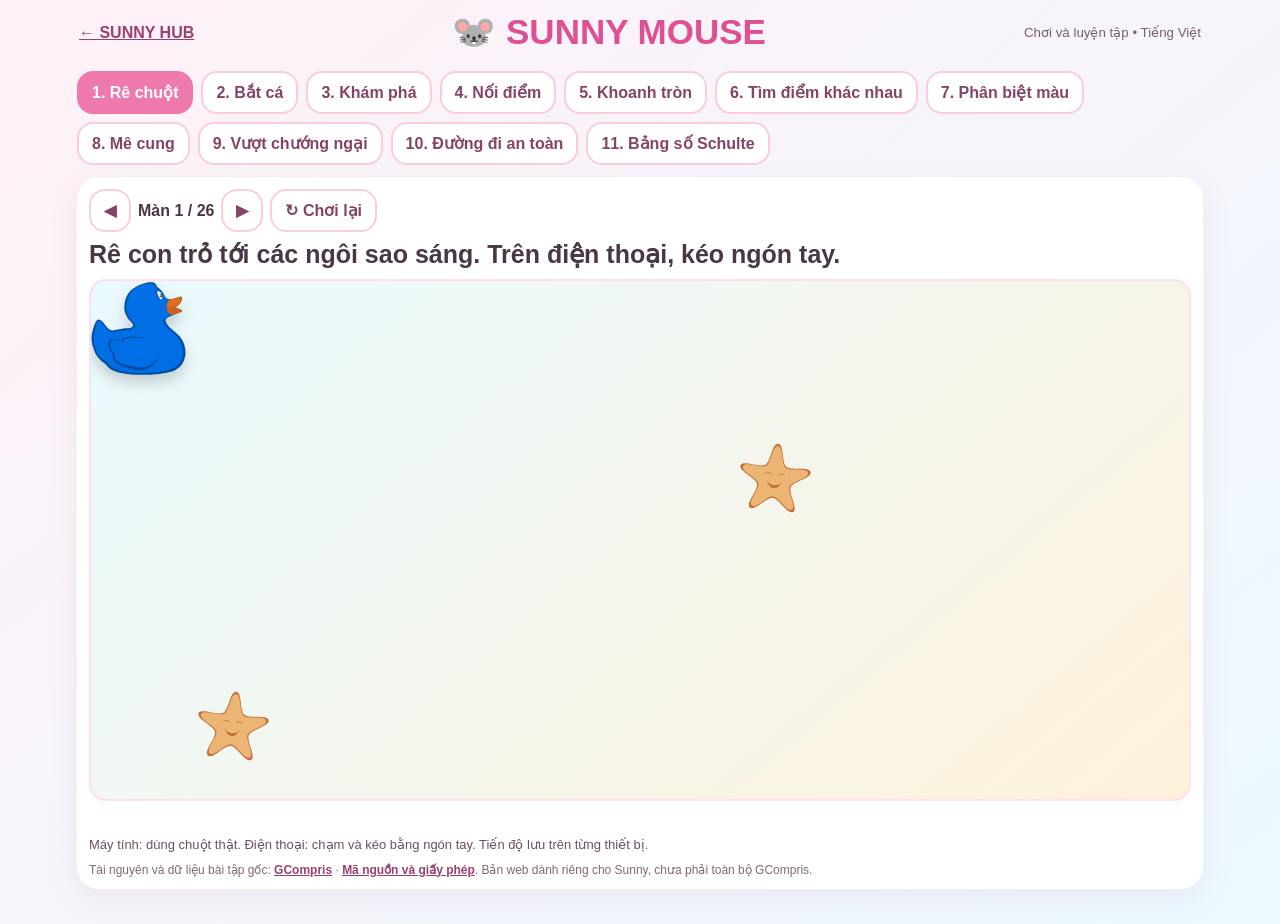
<file: games/sunny-mouse/kids-focus/index.html>
<!DOCTYPE html>
<html lang="vi">
<head>
  <meta charset="UTF-8">
  <meta name="viewport" content="width=device-width, initial-scale=1.0, maximum-scale=1.0, user-scalable=no">
  <meta name="description" content="11 trò luyện chuột và tập trung cho bé Sunny, chơi trực tiếp từng trò.">
  <title>Sunny Mouse · Bé luyện tập trung</title>
  <link rel="icon" href="data:image/svg+xml,<svg xmlns='http://www.w3.org/2000/svg' viewBox='0 0 100 100'><text y='.9em' font-size='90'>🧠</text></svg>">
  <link rel="stylesheet" href="css/style.css">
  <style>
    .topbar{flex-wrap:wrap}.sf-back{font-size:14px;text-decoration:none;white-space:nowrap;display:inline-flex;align-items:center}
    .footer a{color:#0277bd}.topbar h1{font-family:"Trebuchet MS",Arial,sans-serif;color:#dd5094}
    .sunny-flat-nav{max-width:1150px;margin:12px auto;display:flex;flex-wrap:wrap;gap:8px;padding:0 12px}
    .sunny-flat-nav a{display:inline-flex;align-items:center;justify-content:center;text-decoration:none;
      background:#fff;color:#874365;border:2px solid #f9cce0;border-radius:16px;padding:10px 13px;
      font-family:"Trebuchet MS",Arial,sans-serif;font-weight:800;font-size:15px}
    .sunny-flat-nav a.active{background:#ee79ac;color:#fff;border-color:#ee79ac}
    .sunny-flat-nav a:focus-visible{outline:3px solid #3599d9;outline-offset:2px}
    @media(max-width:650px){.topbar h1{font-size:17px}.topbar-spacer{display:none}
      .sunny-flat-nav{flex-wrap:nowrap;overflow-x:auto;overscroll-behavior-inline:contain;
        scrollbar-width:thin;scroll-snap-type:x proximity;padding-bottom:7px}
      .sunny-flat-nav a{flex:0 0 auto;font-size:12px;padding:9px 10px;scroll-snap-align:start}}
  </style>
</head>
<body>
  <header class="topbar">
    <a class="btn btn-ghost sf-back" href="../index.html">← SUNNY MOUSE</a>
    <button class="btn btn-ghost" id="btn-home">🏠 Sunny Mouse</button>
    <h1>🐭 SUNNY MOUSE</h1>
    <span class="topbar-spacer"></span>
  </header>
  <nav class="sunny-flat-nav" aria-label="11 trò chơi Sunny Mouse">
    <a href="../index.html?mode=move">1. Rê chuột</a>
    <a href="../index.html?mode=fish">2. Bắt cá</a>
    <a href="../index.html?mode=erase">3. Khám phá</a>
    <a href="../index.html?mode=dots">4. Nối điểm</a>
    <a href="../index.html?mode=circle">5. Khoanh tròn</a>
    <a href="?game=spot-diff" data-sunny-game="spot-diff">6. Tìm điểm khác nhau</a>
    <a href="?game=color-match" data-sunny-game="color-match">7. Phân biệt màu</a>
    <a href="?game=maze" data-sunny-game="maze">8. Mê cung</a>
    <a href="?game=obstacle" data-sunny-game="obstacle">9. Vượt chướng ngại</a>
    <a href="?game=shock" data-sunny-game="shock">10. Đường đi an toàn</a>
    <a href="?game=schulte" data-sunny-game="schulte">11. Bảng số Schulte</a>
  </nav>
  <main id="root"></main>
  <footer class="footer">
    <p>🌟 全部游戏免费 · 支持触摸屏与鼠标 · AI 找不同使用免费开源模型 FLUX（Pollinations 提供）</p>
    <p><a href="LICENSE">MIT © 2026 juntiy</a> · <a href="https://github.com/juntiy/kids-focus" target="_blank" rel="noopener">Mã nguồn gốc</a></p>
  </footer>
  <script src="js/vi.js"></script>
  <script type="module" src="js/main.js"></script>
</body>
</html>
</file>
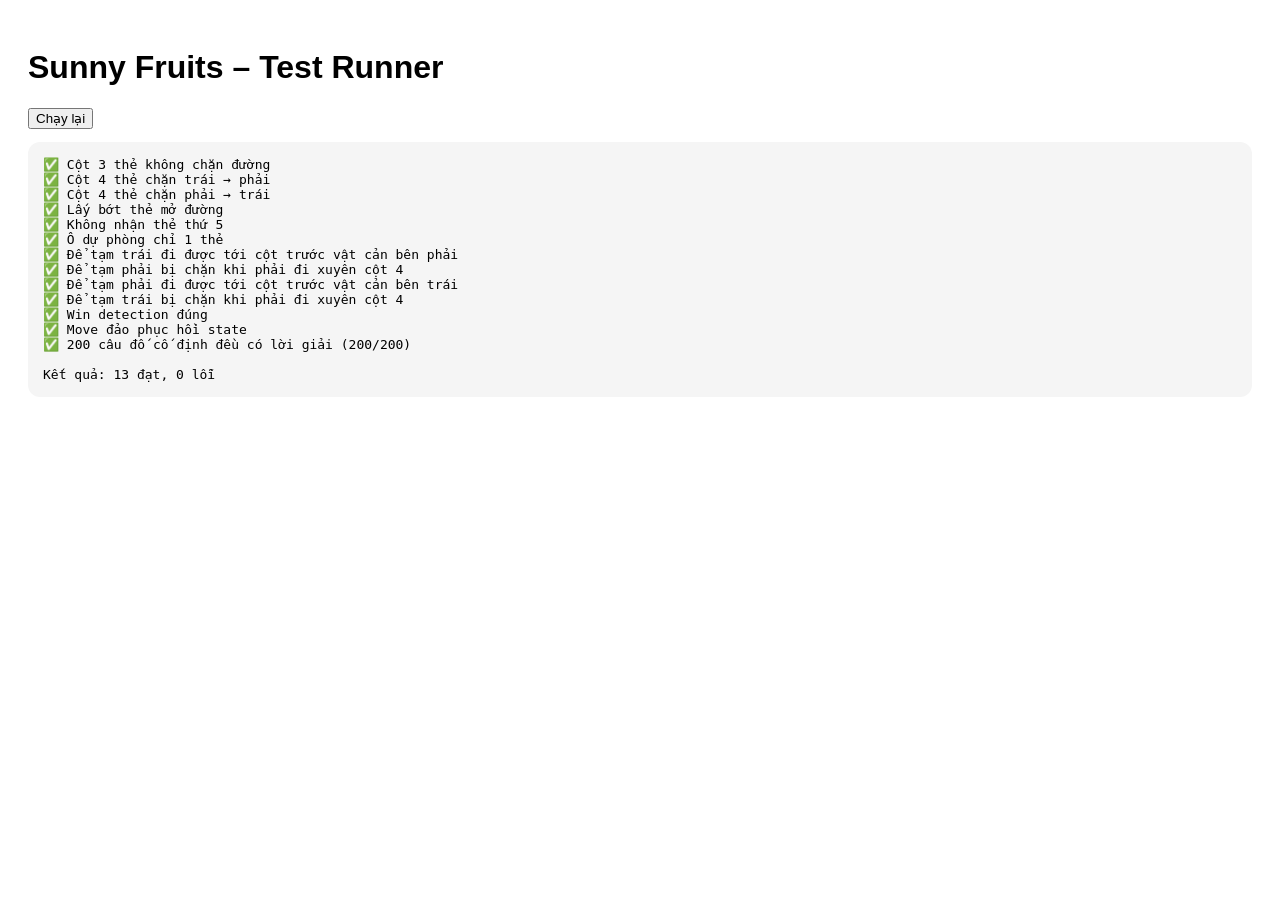
<file: tests/tests.html>
<!doctype html><html lang="vi"><head><meta charset="utf-8"><title>Sunny Fruits Tests</title><style>body{font-family:Arial;padding:20px}pre{white-space:pre-wrap;background:#f5f5f5;padding:15px;border-radius:12px}.ok{color:green}.bad{color:red}</style></head><body><h1>Sunny Fruits – Test Runner</h1><button onclick="runTests()">Chạy lại</button><pre id="out"></pre><script src="../js/fruits.js"></script><script src="../js/rules.js"></script><script src="../js/generator.js"></script><script src="../js/solver.js"></script><script src="tests.js"></script></body></html>
</file>
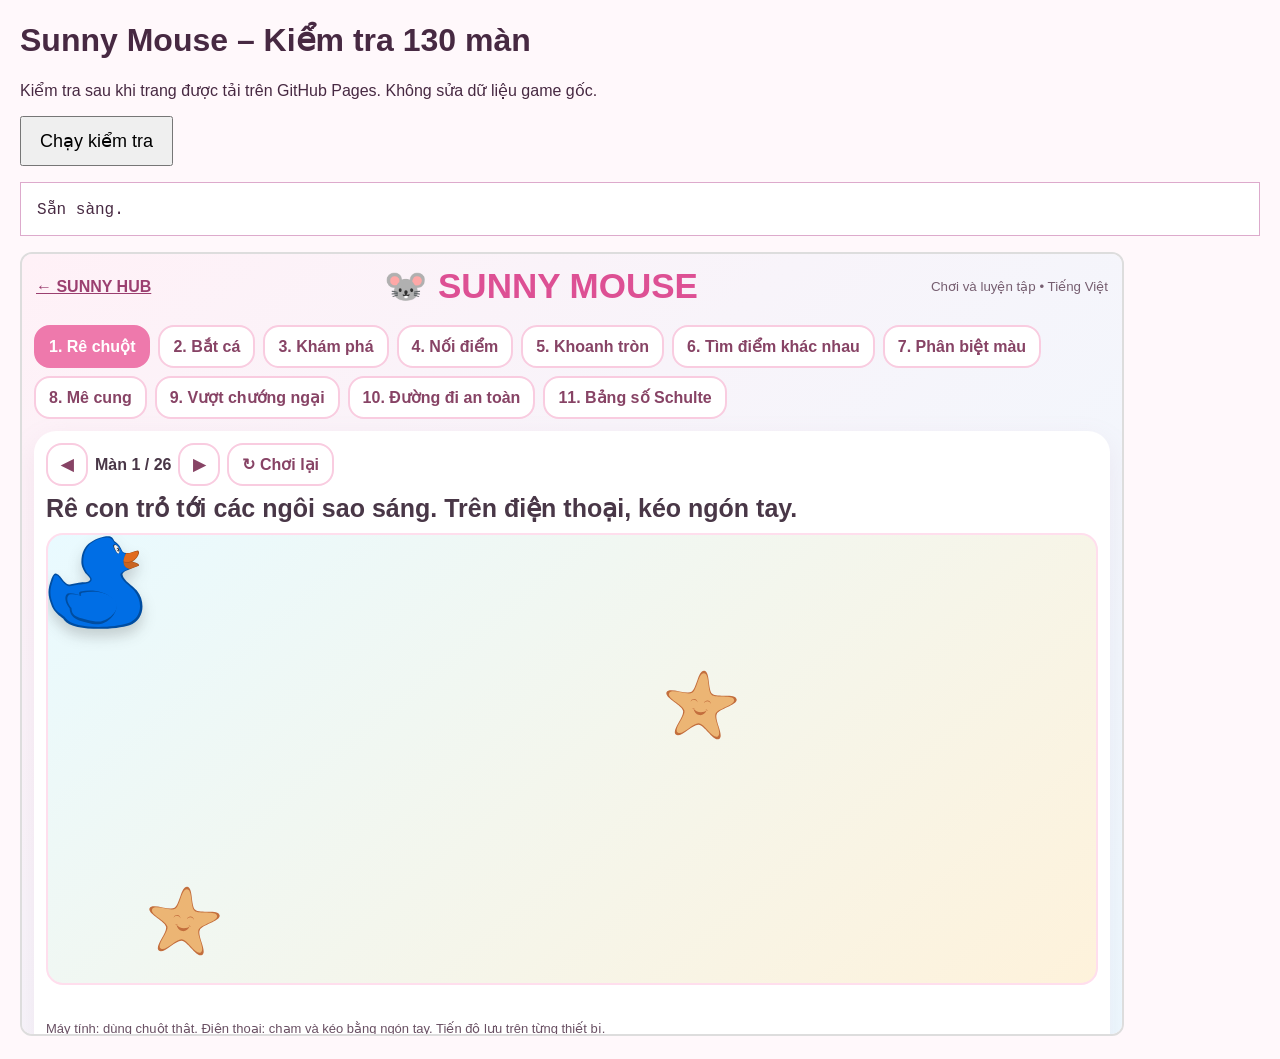
<file: games/sunny-mouse/tests.html>
<!doctype html>
<html lang="vi"><head><meta charset="utf-8"><meta name="viewport" content="width=device-width,initial-scale=1">
<title>Sunny Mouse – kiểm tra 130 màn</title>
<style>body{font:16px Arial,sans-serif;margin:20px;background:#fff8fb;color:#472942}button{padding:12px 18px;font-size:18px}pre{white-space:pre-wrap;background:#fff;padding:16px;border:1px solid #ddaacc}iframe{width:min(100%,1100px);height:780px;border:2px solid #ddd;border-radius:12px}</style>
</head><body><h1>Sunny Mouse – Kiểm tra 130 màn</h1><p>Kiểm tra sau khi trang được tải trên GitHub Pages. Không sửa dữ liệu game gốc.</p>
<button id="run">Chạy kiểm tra</button><pre id="log">Sẵn sàng.</pre><iframe id="game" src="index.html" title="Sunny Mouse thử nghiệm"></iframe>
<script>
const frame=document.getElementById("game"),log=document.getElementById("log");let loaded=false;
frame.addEventListener("load",()=>loaded=true);
document.getElementById("run").onclick=async()=>{
 if(!loaded){log.textContent="Chờ trang Sunny Mouse tải xong rồi thử lại.";return}
 const d=frame.contentDocument,w=frame.contentWindow,fail=[],modes=["move","fish","erase","dots","circle"];
 const check=(ok,s)=>{if(!ok)fail.push(s)};
 let tested=0,missingAssets=[];
 d.getElementById("sound").click();
 for(const mode of modes){
  d.querySelector('[data-mode="'+mode+'"]').click();
  for(let reset=0;reset<26;reset++)d.getElementById("prev").click();
  for(let lv=1;lv<=26;lv++){
   if(lv>1)d.getElementById("next").click();
   check(d.getElementById("levelText").textContent==="Màn "+lv+" / 26",mode+" level label "+lv);
   const area=d.getElementById("surface");
   if(mode==="move")check(area.querySelectorAll(".star-target").length===Math.min(10,2+Math.floor((lv+1)/3)),"Rê chuột màn "+lv);
   if(mode==="fish")check(area.querySelectorAll(".fish").length===5+Math.floor((lv-1)/2),"Bắt cá màn "+lv);
   if(mode==="erase")check(area.querySelectorAll(".tile").length===(5+Math.floor((lv-1)/5))*(4+Math.floor((lv-1)/7)),"Khám phá màn "+lv);
   if(mode==="dots"){
    const texts=Array.from(area.querySelectorAll("svg text")).map(n=>n.textContent);
    const expected=Math.min(23,3+Math.floor((lv-1)*.8));
    check(texts.length===expected,"Nối điểm thiếu nút màn "+lv+" ("+texts.length+"/"+expected+")");
    check(texts[0]==="1"&&new Set(texts).size===texts.length,"Nối điểm trùng/thiếu số 1 màn "+lv);
    const circles=[...area.querySelectorAll("svg circle")];
    check(circles[0]?.getAttribute("fill")==="#ffe267","Số 1 chưa nổi bật màn "+lv);
    const images=[...area.querySelectorAll("svg image")];
    for(const image of images){if(!image.getAttribute("href"))fail.push("Mất nguồn hình nối điểm "+lv)}
   }
   if(mode==="circle"){
    const n=lv<=6?2:lv<=16?3:4;
    check(area.querySelectorAll(".animal").length===n,"Khoanh tròn màn "+lv);
   }
   tested++;
  }
 }
 d.querySelector('[data-mode="dots"]').click();
 for(let reset=0;reset<26;reset++)d.getElementById("prev").click();
 const svg=d.querySelector("#surface svg");
 for(let i=0;i<3;i++){
  const txt=svg.querySelectorAll("text")[i],pt=svg.createSVGPoint();
  pt.x=Number(txt.getAttribute("x"));pt.y=Number(txt.getAttribute("y"))-5.7;
  const p=pt.matrixTransform(svg.getScreenCTM());
  svg.dispatchEvent(new w.PointerEvent("pointerdown",{bubbles:true,pointerType:"mouse",clientX:p.x,clientY:p.y,buttons:1}));
 }
 check(d.getElementById("win").classList.contains("show"),"Không nối được 1 → 2 → 3 ở màn 1");
 const images=[...d.querySelectorAll("img")];for(const img of images){if(!img.complete||img.naturalWidth===0)missingAssets.push(img.src)}
 log.textContent="Đã kiểm tra "+tested+"/130 màn.\n"+
 (fail.length?"CÓ "+fail.length+" LỖI:\n"+fail.join("\n"):"ĐẠT: 130 màn, số 1 không bị đè, nối 1 → 2 → 3 thành công.")+
 (missingAssets.length?"\nẢnh tải chưa xong hoặc lỗi: "+missingAssets.join("\n"):"");
};
</script></body></html>
</file>
<file: hub.css>
:root{--pink:#ef6699;--ink:#533b4a;--muted:#806070;--card:#ffffffec;--shadow:0 12px 30px rgba(95,55,80,.12);--safe-top:env(safe-area-inset-top,0px);--safe-bottom:env(safe-area-inset-bottom,0px)}
*{box-sizing:border-box;-webkit-tap-highlight-color:transparent}
html,body{margin:0;min-height:100%;max-width:100%;overflow-x:hidden;overscroll-behavior-x:none}
html{touch-action:pan-y}
body{min-height:100dvh;font-family:"Trebuchet MS",Arial,sans-serif;color:var(--ink);background:radial-gradient(circle at 15% 10%,#fff 0 5%,transparent 6%),linear-gradient(145deg,#fff2f7,#eefaff 54%,#fff8d9);padding:calc(10px + var(--safe-top)) 10px calc(12px + var(--safe-bottom));user-select:none;-webkit-user-select:none;-webkit-touch-callout:none}
a,button,img{user-select:none;-webkit-user-select:none;-webkit-touch-callout:none}img{-webkit-user-drag:none;user-drag:none}.hub{width:min(1180px,100%);margin:auto}.hero{text-align:center;padding:5px 6px 12px}.hero h1{margin:0;color:var(--pink);font-size:clamp(25px,7vw,58px);line-height:1;letter-spacing:1px;text-shadow:0 2px 0 #fff}.hero p{margin:6px 0 0;font-size:clamp(12px,3.2vw,18px);font-weight:800;color:var(--muted)}.games{display:grid;grid-template-columns:repeat(3,minmax(0,1fr));gap:10px;align-items:stretch}.card{min-width:0;position:relative;text-decoration:none;color:inherit;background:var(--card);border:2px solid #fff;border-radius:22px;padding:12px;box-shadow:var(--shadow);display:flex;flex-direction:column;align-items:center;text-align:center;gap:8px;touch-action:manipulation;overflow:hidden;transition:transform .12s ease,box-shadow .12s ease}.card:active{transform:scale(.965);box-shadow:0 6px 16px rgba(95,55,80,.12)}.card.featured{background:linear-gradient(160deg,#fff,#effff6);outline:2px solid #b9f1d0}.card img{width:clamp(64px,11vw,118px);height:clamp(64px,11vw,118px);object-fit:cover;border-radius:24px;box-shadow:0 7px 18px #0001;flex:none;background:#fff}.card-body{display:flex;min-width:0;width:100%;flex:1;flex-direction:column;align-items:center}.card h2{margin:0;color:#dc5e8f;font-size:clamp(15px,2vw,24px);line-height:1.08;overflow-wrap:anywhere}.card p{margin:6px 0 10px;color:#745c69;font-size:clamp(11px,1.35vw,14px);line-height:1.3;min-height:2.6em}.tags{display:flex;justify-content:center;flex-wrap:wrap;gap:5px;margin-top:7px}.tag{background:#fff0f6;border:1px solid #ffd0df;padding:3px 7px;border-radius:999px;font-size:10px;font-weight:900;white-space:nowrap}.play{margin-top:auto;display:inline-flex;align-items:center;justify-content:center;min-height:34px;background:linear-gradient(#ff8fb7,#ef6e9e);color:#fff;padding:7px 14px;border-radius:999px;font-size:12px;font-weight:900;box-shadow:0 4px 0 #d55484}.footer{text-align:center;margin-top:12px;color:#8a7180;font-size:11px;font-weight:700}
@media (min-width:820px){body{padding:24px}.hero{padding:14px 10px 22px}.games{gap:18px}.card{border-radius:28px;padding:20px 18px}.card p{font-size:14px}.play{font-size:14px;padding:9px 18px}}
@media (max-width:620px){body{padding-left:7px;padding-right:7px}.hero{padding-bottom:9px}.games{gap:6px}.card{padding:8px 5px;border-radius:16px;gap:5px}.card img{width:clamp(58px,22vw,86px);height:clamp(58px,22vw,86px);border-radius:17px}.card h2{font-size:clamp(10px,3.2vw,14px);min-height:2.15em;display:flex;align-items:center;justify-content:center}.tags,.card p{display:none}.play{font-size:clamp(9px,2.7vw,12px);min-height:28px;padding:5px 9px;box-shadow:0 3px 0 #d55484}.footer{margin-top:8px;font-size:9px}}
@media (max-width:360px){.games{gap:4px}.card{padding:6px 3px}.card img{width:54px;height:54px}.play{padding:4px 7px}.hero h1{font-size:24px}}
</file>
<file: css/style.css>
*{box-sizing:border-box;-webkit-tap-highlight-color:transparent}html,body{width:100%;height:100%;margin:0;padding:0;overflow:hidden;overscroll-behavior:none;background:#fff4f8;font-family:"Trebuchet MS",Arial,sans-serif;color:#58364a}html,body,#app,#app *{-webkit-user-select:none;user-select:none;-webkit-touch-callout:none}input,textarea{-webkit-user-select:text!important;user-select:text!important}img{-webkit-user-drag:none;user-drag:none;pointer-events:none}button{font:inherit;border:0;cursor:pointer;touch-action:manipulation}#app{width:100%;height:100%;overflow:hidden;overscroll-behavior:none;padding:max(6px,env(safe-area-inset-top)) max(6px,env(safe-area-inset-right)) max(6px,env(safe-area-inset-bottom)) max(6px,env(safe-area-inset-left));background:radial-gradient(circle at 20% 10%,#fff 0 5%,transparent 6%),linear-gradient(150deg,#fff0f7,#eefaff 55%,#fffbe7);position:relative}.screen{display:none;width:100%;height:100%;overflow:hidden}.screen.active{display:flex}.hidden{display:none!important}
#splash{align-items:center;justify-content:center;position:relative}.sky-deco{position:absolute;top:7%;font-size:clamp(24px,5vw,56px);opacity:.7}.logo-card{width:min(560px,90vw);padding:clamp(24px,5vw,48px);border:3px solid #fff;border-radius:34px;text-align:center;background:rgba(255,255,255,.88);box-shadow:0 16px 45px rgba(185,100,145,.18)}.logo-fruits{font-size:clamp(44px,9vw,90px)}h1{font-size:clamp(36px,8vw,70px);margin:8px 0;color:#ef699a;letter-spacing:2px;text-shadow:0 3px #fff}.logo-card p{font-size:clamp(18px,3vw,26px);margin:0 0 24px}.primary,.soft{border-radius:999px;padding:12px 24px;margin:5px;font-weight:800}.primary{background:linear-gradient(#ff8ab3,#f36f9f);color:white;box-shadow:0 6px 0 #d95486}.primary:active{transform:translateY(3px);box-shadow:0 3px 0 #d95486}.soft{background:#fff0f7;color:#b24f79;border:2px solid #ffc1d8}.big{font-size:22px;padding:15px 34px}
#game{flex-direction:column;gap:5px}.hud{height:64px;min-height:56px;display:grid;grid-template-columns:1fr auto 1fr;align-items:center;background:rgba(255,255,255,.9);border:2px solid #ffd3e3;border-radius:18px;padding:6px 10px}.brand{display:flex;align-items:center;gap:10px;min-width:0}.brand b{color:#ef699a;font-size:clamp(15px,2.3vw,25px);white-space:nowrap}.brand span{background:#fff0aa;padding:5px 10px;border-radius:999px;font-weight:800;white-space:nowrap}.progress{text-align:center;line-height:1}.progress span{display:block;font-size:24px;color:#ff8b51;letter-spacing:4px}.progress small{font-size:10px;color:#9a7b8b}.hud-actions{display:flex;justify-content:flex-end;gap:4px;flex-wrap:nowrap}.hud-actions button{background:#fff;border:2px solid #f1d4df;border-radius:13px;padding:5px 8px;font-size:19px;min-width:48px}.hud-actions button span{display:block;font-size:9px;font-weight:700;color:#765667}.hud-actions button.danger-action{border-color:#f2b7bc;background:#fff7f7}.hud-actions button.danger-action span{color:#b85e67}.hud-actions button:active{transform:scale(.95)}.stats{height:28px;display:flex;justify-content:space-between;align-items:center;padding:0 12px;font-size:13px;font-weight:700}.stats #message{color:#d85a8b;font-size:14px}.tip{text-align:center;font-size:12px;min-height:18px;color:#806474}
#boardWrap{position:relative;flex:1;min-height:0;overflow:hidden;display:flex;align-items:center;justify-content:center}.board{--token:66px;--gap:10px;--laneW:76px;--laneH:290px;--reserveW:76px;--topZone:calc(var(--token) + 44px);position:relative;width:max-content;height:calc(var(--laneH) + var(--topZone) + 72px);max-width:none;transform-origin:center center;touch-action:none;overscroll-behavior:none;padding-top:calc(var(--topZone) + 72px)}.rail{position:absolute;left:calc(var(--laneW)/2);right:calc(var(--laneW)/2);top:calc(var(--topZone) + 36px);height:13px;background:#fff;border:3px solid #d8b7c6;border-radius:999px;box-shadow:inset 0 3px #fff;z-index:0}.rail:after{content:"";position:absolute;left:4px;right:4px;top:3px;border-top:2px dashed #ffd278}.columns{display:flex;align-items:flex-end;gap:var(--gap);height:var(--laneH);width:max-content}.column{position:relative;width:var(--laneW);height:var(--laneH);border:3px solid #ead0da;border-top:0;border-radius:0 0 28px 28px;background:linear-gradient(90deg,rgba(255,255,255,.75),rgba(255,241,247,.75));overflow:visible}.column:before{content:"";position:absolute;top:-25px;left:-3px;width:calc(100% + 6px);height:28px;border-left:3px solid #ead0da;border-right:3px solid #ead0da;background:transparent}.column.drop-ok,.reserve.drop-ok{background:#ecffdf;border-color:#9ad878;box-shadow:0 0 0 4px rgba(154,216,120,.18)}.column.drop-bad,.reserve.drop-bad{background:#ffe5e5;border-color:#f09090}.column.blocker:before{background:repeating-linear-gradient(135deg,#ff8e8e 0 8px,#fff1f1 8px 16px);opacity:.75}.column.blocker:after{content:"⛔";position:absolute;top:-53px;left:50%;transform:translateX(-50%);font-size:20px;z-index:4}.reserve{position:absolute;top:0;width:var(--reserveW);height:calc(var(--token) + 28px);border:3px dashed #efc1d3;border-radius:22px;background:rgba(255,255,255,.82);overflow:visible;z-index:7;box-shadow:0 7px 16px rgba(179,104,139,.1)}.reserve.left{left:0}.reserve.right{right:0}.reserve-label{position:absolute;bottom:-20px;left:50%;transform:translateX(-50%);font-size:10px;white-space:nowrap;color:#9e7a8b;font-weight:700}.reserve.source-selected,.column.source-selected{outline:4px solid rgba(255,118,173,.38);outline-offset:3px}.token{position:absolute;width:var(--token);height:var(--token);left:50%;transform:translateX(-50%);border-radius:50%;background:#fffefa;border:3px solid #f3c5d7;box-shadow:0 4px 0 rgba(168,110,133,.14);display:flex;align-items:center;justify-content:center;z-index:2;touch-action:none;transition:bottom .18s ease,transform .15s ease,filter .15s ease}.fruit-art{width:90%;height:90%;border-radius:50%;background-repeat:no-repeat;background-size:600% 600%;background-color:#fff}.token.top{cursor:grab}.token.top:active{cursor:grabbing}.token.selected{filter:drop-shadow(0 0 10px #ff5d9c);transform:translateX(-50%) scale(1.09);z-index:10}.token.hint{animation:hintPulse .7s ease-in-out infinite alternate}.column.hint,.reserve.hint{outline:5px solid #ffe36c;outline-offset:3px}@keyframes hintPulse{to{filter:drop-shadow(0 0 13px #ffb000);transform:translateX(-50%) scale(1.12)}}.drag-layer{position:fixed;inset:0;pointer-events:none;z-index:999}.drag-token{position:fixed;width:var(--token);height:var(--token);border-radius:50%;background:#fff;border:3px solid #ff82ae;display:flex;align-items:center;justify-content:center;transform:translate(-50%,-50%) scale(1.07);filter:drop-shadow(0 8px 8px rgba(100,50,70,.25));pointer-events:none}.drag-token .fruit-art{width:90%;height:90%;border-radius:50%;background-repeat:no-repeat;background-size:600% 600%;background-color:#fff}.route-line{position:fixed;height:5px;background:#ffd45b;border-radius:999px;z-index:997;pointer-events:none;transform-origin:left center}.route-line.bad{background:#ff7d7d}.rotate-overlay{position:absolute;inset:0;z-index:1000;background:rgba(255,244,250,.95);display:flex;flex-direction:column;align-items:center;justify-content:center;text-align:center;padding:30px;font-size:20px;gap:10px}.rotate-overlay .rotate-icon{font-size:60px;margin-bottom:2px}.rotate-overlay small{font-size:13px;color:#806474;max-width:280px;line-height:1.4}.rotate-continue{margin-top:6px;font-size:16px;padding:11px 22px}
.blocked-shake{animation:screenBlockedShake .48s cubic-bezier(.36,.07,.19,.97) both}.column.blocking-flash{z-index:30;border-color:#ff4d4d!important;background:linear-gradient(90deg,#fff7a8,#ffd6d6)!important;box-shadow:0 0 0 6px rgba(255,82,82,.22),0 0 30px 12px rgba(255,221,71,.85)!important;animation:blockingFlash .28s ease-in-out 4 alternate}.column.blocking-flash:before{border-color:#ff4d4d!important;background:repeating-linear-gradient(135deg,#ff4d4d 0 8px,#fff07c 8px 16px)!important;opacity:1!important}.column.blocking-flash:after{content:"⛔ 4 TRÁI";top:-58px;font-size:13px;font-weight:900;color:#d63232;background:#fff7a8;border:2px solid #ff6363;border-radius:999px;padding:4px 7px;white-space:nowrap}.invalid-flash{animation:invalidFlash .18s linear 3}@keyframes screenBlockedShake{10%,90%{transform:translateX(-5px)}20%,80%{transform:translateX(8px)}30%,50%,70%{transform:translateX(-11px)}40%,60%{transform:translateX(11px)}}@keyframes blockingFlash{from{filter:brightness(1)}to{filter:brightness(1.25)}}@keyframes invalidFlash{50%{transform:translateX(4px)}}
.modal,.tutorial{position:fixed;inset:0;z-index:3000;background:rgba(76,45,62,.38);display:flex;align-items:center;justify-content:center;padding:20px}.modal-card,.tutorial-card{width:min(470px,92vw);background:white;border:3px solid #ffd4e4;border-radius:28px;padding:24px;text-align:center;box-shadow:0 20px 60px rgba(80,40,60,.25)}.modal-icon{font-size:64px}.modal-card h2,.tutorial-card h2{color:#e95f92;margin:5px 0}.modal-card p,.tutorial-card p{line-height:1.5}.modal-actions{display:flex;gap:8px;justify-content:center;flex-wrap:wrap}.tutorial-visual{font-size:clamp(32px,8vw,65px);min-height:80px;display:flex;align-items:center;justify-content:center}.tutorial-nav{display:flex;justify-content:space-between;margin-top:15px}.celebrate{animation:bounce .45s ease 2}@keyframes bounce{50%{transform:translateX(-50%) translateY(-12px) scale(1.08)}}.shake{animation:shake .22s linear 2}@keyframes shake{25%{transform:translateX(calc(-50% - 5px))}75%{transform:translateX(calc(-50% + 5px))}}
@media(max-width:760px){.hud{grid-template-columns:auto auto 1fr;height:56px}.brand b{display:none}.brand span{font-size:12px}.progress span{font-size:19px}.hud-actions button{min-width:42px;padding:4px 5px;font-size:17px}.hud-actions button span{display:none}.tip{font-size:10px}.stats{font-size:11px}.board{--token:58px;--laneW:64px;--gap:6px}}
@media(max-height:520px){.hud{height:48px;min-height:48px}.stats{height:22px}.tip{display:none}.board{--token:46px;--laneW:54px;--gap:5px}.reserve-label{font-size:9px}}
@media(max-width:980px){.hud-actions{gap:3px}.hud-actions button{min-width:43px;padding:5px 6px}}
</file>
<file: games/sunny-garden/style.css>
*{box-sizing:border-box;-webkit-tap-highlight-color:transparent}html,body{margin:0;width:100%;height:100%;overflow:hidden;font-family:"Trebuchet MS",Arial,sans-serif;color:#493f3a;background:#f4f7ee}button{font:inherit;cursor:pointer}#gardenApp{height:100%;display:flex;flex-direction:column;gap:7px;padding:8px;background:linear-gradient(145deg,#fff5f8,#effaff 50%,#f5ffe7);overflow:hidden}.topbar{min-height:62px;display:grid;grid-template-columns:auto minmax(210px,1fr) auto auto auto;gap:10px;align-items:center;background:rgba(255,255,255,.93);border:2px solid #dfeecf;border-radius:18px;padding:7px 10px;box-shadow:0 6px 20px #0000000b}.hubBtn{text-decoration:none;background:#fff3f7;border:2px solid #ffd0df;color:#af5577;border-radius:13px;padding:9px 11px;font-weight:900}.bookBtn{border:2px solid #d8e8ba;border-radius:14px;background:linear-gradient(#f7ffe9,#eef9d9);color:#58723d;padding:8px 11px;font-weight:900;display:inline-flex;align-items:center;gap:6px;white-space:nowrap}.bookBtn b{font-size:10px;background:#fff;border:1px solid #d9e7c4;border-radius:999px;padding:3px 6px;color:#6c7d58}.bookBtn.newFind{animation:bookPulse .35s ease 2;box-shadow:0 0 0 5px #ffe37c88}.titleWrap{display:flex;gap:9px;align-items:center;min-width:0}.titleWrap img{width:43px;height:43px;border-radius:12px}.titleWrap b{display:block;color:#4f9e4f;font-size:clamp(17px,2.1vw,25px);letter-spacing:.5px}.titleWrap small{display:block;color:#89766f}.stats{display:flex;gap:7px;align-items:center;flex-wrap:wrap;justify-content:flex-end}.stats>span{background:#fff;border:1px solid #eadfce;border-radius:999px;padding:7px 10px;font-size:13px;font-weight:800;display:inline-flex;align-items:center;gap:4px}.nextTurn{border:0;border-radius:14px;padding:11px 15px;background:linear-gradient(#ffd95d,#f9bc3e);color:#66470f;font-weight:900;box-shadow:0 4px 0 #d99a28}.nextTurn:active{transform:translateY(2px);box-shadow:0 2px 0 #d99a28}.ordersPanel{min-height:105px;display:grid;grid-template-columns:92px 1fr 180px;gap:10px;align-items:center;background:rgba(255,255,255,.9);border:2px solid #dfeecf;border-radius:18px;padding:8px 10px}.customerPortrait{width:82px;height:88px;border-radius:16px;background-color:#fff;background-image:url("assets/customers.webp");background-repeat:no-repeat;background-size:500% 200%;background-position:0 0;border:2px solid #e7d9cb;box-shadow:0 4px 12px #0001}.orderInfo{min-width:0}.orderHead{display:flex;align-items:center;gap:8px;margin-bottom:7px}.orderHead b{color:#b56e38}.orderHead>span{background:#fff3c4;border:1px solid #f1d27a;border-radius:999px;padding:4px 9px;font-weight:900;display:inline-flex;align-items:center;gap:4px}.orderHead>#orderReward{margin-left:auto}.orderTier{min-width:34px;justify-content:center;padding:4px 7px!important}.orderTier.normal{background:#eef9e7!important;border-color:#cfe5c3!important}.orderTier.large{background:#fff2d9!important;border-color:#edc879!important}.orderTier.vip{background:#f4e8ff!important;border-color:#c9a5e9!important;box-shadow:0 0 0 3px #e8d5fb88}.iconBtn{border:1px solid #ddd;background:#fff;border-radius:10px;padding:4px 7px}.orderSlots{display:flex;gap:8px;align-items:center;min-height:64px;flex-wrap:wrap;align-content:center}.orderSlot{position:relative;width:62px;height:62px;border:3px dashed #d7b98f;border-radius:14px;background:#fffaf0;display:flex;align-items:center;justify-content:center;overflow:hidden;box-shadow:inset 0 0 0 2px #fff,0 2px 6px #0000000b}.orderSlot.need{border-color:#d7b98f;background:#fffaf0}.orderSlot.need:after{content:"";position:absolute;inset:0;background:transparent;pointer-events:none}.orderSlot.need .fruitArt{height:94%;max-width:94%;filter:drop-shadow(0 2px 2px #0002) saturate(1.08) contrast(1.04)}.orderSlot.filled{border-style:solid;border-color:#82cf74;background:#efffe9}.orderSlot.wrong{animation:wrong .22s linear 2;border-color:#ef7373}.xpBox{padding:6px 8px}.xpText{display:flex;justify-content:space-between;font-size:12px;font-weight:800;color:#806a5e;margin-bottom:5px}.xpBar{height:13px;background:#eee5de;border-radius:999px;overflow:hidden}.xpBar i{display:block;height:100%;width:0;background:linear-gradient(90deg,#72c86a,#a7e56c);transition:width .25s}.mainArea{flex:1;min-height:0;display:grid;grid-template-columns:minmax(290px,.82fr) minmax(430px,1.18fr);gap:8px}.warehousePanel,.fieldPanel{min-height:0;background:rgba(255,255,255,.91);border:2px solid #dfeecf;border-radius:18px;padding:8px;display:flex;flex-direction:column}.panelTitle{display:flex;justify-content:space-between;align-items:center;font-weight:900;color:#6f5f57;margin:0 2px 6px}.panelTitle small{background:#f6f1ed;padding:4px 8px;border-radius:999px}.warehouseTools{display:flex;align-items:center;gap:7px}.discardBtn{border:1px solid #efb5b5;background:linear-gradient(#fff8f8,#ffecec);color:#b75e62;border-radius:10px;padding:5px 9px;font-weight:900;font-size:11px;display:inline-flex;align-items:center;gap:4px;cursor:pointer;transition:transform .15s,box-shadow .15s,opacity .15s}.discardBtn:hover:not(:disabled){transform:translateY(-1px);box-shadow:0 3px 8px #c86d6d22}.discardBtn:disabled{opacity:.42;cursor:not-allowed;filter:grayscale(.2)}.discardBtn.active{border-color:#dc8185;background:linear-gradient(#fff1f1,#ffdddd);box-shadow:0 0 0 3px #ffdede88}.warehouse{flex:1;min-height:0;overflow-y:auto;padding-right:3px;display:flex;flex-direction:column;gap:6px}.warehouseRow{position:relative;display:grid;grid-template-columns:repeat(4,1fr);gap:6px;min-height:64px}.warehouseRow.locked{filter:grayscale(.35);opacity:.72;cursor:pointer}.warehouseLock{position:absolute;inset:0;z-index:3;border:2px dashed #c8bbb1;border-radius:12px;background:rgba(235,229,225,.72);display:flex;align-items:center;justify-content:center;gap:8px;font-weight:900;color:#806e64}.warehouseCell{height:64px;border:2px solid #e7d9cb;border-radius:12px;background:#fffaf6;display:flex;align-items:center;justify-content:center;position:relative}.warehouseCell.selected{outline:4px solid #ff9ac1;outline-offset:-2px;background:#fff0f6}.warehouseCell.moveTarget{background:#f3fff0;border-color:#a9d99c;box-shadow:inset 0 0 0 3px #d9f2d2}.warehouseCell.moveTarget:after{content:"↘";position:absolute;right:5px;bottom:2px;color:#72ae65;font-size:12px;font-weight:900;opacity:.75}.warehouseCell.mergeable{box-shadow:inset 0 0 0 4px #ffe176}.warehouseHint,.fieldHint{font-size:10px;color:#8d7b72;text-align:center;padding-top:5px}.field{flex:1;min-height:0;aspect-ratio:1/1;max-height:100%;max-width:100%;margin:auto;display:grid;grid-template-columns:repeat(6,1fr);grid-template-rows:repeat(6,1fr);gap:4px;background:#dcebc9;padding:5px;border:3px solid #b7cf9d;border-radius:16px}.fieldCell{min-width:0;min-height:0;border:2px solid #cba87d;border-radius:9px;background:linear-gradient(#bd7f50,#a66a41);position:relative;display:flex;align-items:center;justify-content:center;overflow:hidden;cursor:pointer}.fieldCell.empty:after{content:"";width:55%;height:28%;border-radius:50%;background:#8c573a44}.fieldCell.ready{box-shadow:inset 0 0 0 4px #ffe277;animation:readyPulse .8s ease-in-out infinite alternate}.fieldCell.freeFruit{background:linear-gradient(#c68d5f,#ad7248)}.growthArt{width:96%;height:96%;background-image:url("assets/growth.webp");background-repeat:no-repeat;background-size:300% 100%;background-position-y:center}.fruitArt{height:86%;width:auto;max-width:86%;aspect-ratio:1/1;flex:0 0 auto;border-radius:0;background-repeat:no-repeat;background-size:600% 600%;background-color:transparent;background-origin:border-box;background-clip:border-box;filter:drop-shadow(0 2px 2px #0002);transform:translateZ(0)}.warehouseCell .fruitArt{height:88%;max-width:88%}.orderSlot .fruitArt{height:92%;max-width:92%}.fieldCell .fruitArt{height:84%;max-width:84%}.seedCard .fruitArt{border-radius:0;background-color:transparent}.freeBadge{position:absolute;right:2px;top:2px;font-size:13px;z-index:2}.seedPanel{min-height:128px;background:rgba(255,255,255,.93);border:2px solid #dfeecf;border-radius:18px;padding:8px}.seedHead{display:flex;gap:10px;align-items:center;margin-bottom:6px}.seedHead b{color:#7c673b}.seedHead>span{font-size:11px;color:#88786f}.seedHead>#selectedSeedLabel{display:inline-flex;align-items:center;gap:4px;flex-wrap:wrap}.seedShop{height:92px;overflow-x:auto;overflow-y:hidden;display:grid;grid-template-rows:repeat(2,42px);grid-auto-flow:column;grid-auto-columns:138px;gap:6px;padding-bottom:3px;scrollbar-width:thin}.seedCard{position:relative;border:2px solid #dfd5ca;background:#fffaf5;border-radius:12px;display:grid;grid-template-columns:38px 1fr auto;align-items:center;gap:5px;padding:3px 6px;text-align:left}.seedCard.selected{border-color:#72bf63;box-shadow:0 0 0 3px #c9f3bd}.seedCard.locked{filter:grayscale(1);opacity:.48}.seedFruit{width:35px;height:35px;max-width:35px;aspect-ratio:1/1}.seedMeta{min-width:0}.seedMeta b{display:block;font-size:11px;white-space:nowrap;overflow:hidden;text-overflow:ellipsis}.seedMeta small{font-size:9px;color:#8d786d}.seedPrice{font-size:11px;font-weight:900;color:#a36d17}.seedLock{position:absolute;inset:0;border-radius:10px;background:#f4f1ee99;display:flex;align-items:center;justify-content:center;font-weight:900;font-size:11px;color:#6d625b}.coinIcon{display:inline-block;width:16px;height:16px;min-width:16px;border-radius:50%;border:1px solid #c58a13;background:radial-gradient(circle at 34% 28%,#fff7ad 0 10%,#ffdf61 11% 40%,#f2b72f 41% 68%,#bf7d0f 69% 100%);box-shadow:inset 0 1px 1px #fff9,0 1px 1px #0002;vertical-align:-3px;flex:none}.coinIcon.small{width:13px;height:13px;min-width:13px}.coinValue{display:inline-block;line-height:1;font-weight:900}.lockLevel,.lockCost,.seedPrice{display:inline-flex;align-items:center;gap:4px}.warehouseLock{flex-wrap:wrap}.goldStat .coinIcon{margin-right:1px}.bookModal{position:fixed;inset:0;z-index:6000;background:rgba(63,48,37,.42);display:flex;align-items:center;justify-content:center;padding:18px}.bookCard{width:min(720px,94vw);max-height:min(720px,88vh);overflow:auto;background:linear-gradient(160deg,#fffdf5,#f7ffef);border:3px solid #dfeecf;border-radius:26px;padding:18px;box-shadow:0 22px 70px #0004}.bookHeader{display:grid;grid-template-columns:1fr auto auto;gap:12px;align-items:center;margin-bottom:14px}.bookHeader h2{margin:0;color:#5b8d46;font-size:clamp(22px,4vw,34px)}.bookHeader p{margin:3px 0 0;color:#8b796d;font-size:12px}.bookProgress{display:flex;flex-direction:column;align-items:center;background:#fff5c9;border:2px solid #efd783;border-radius:16px;padding:8px 13px;min-width:86px}.bookProgress b{font-size:20px;color:#8a681b}.bookProgress span{font-size:9px;color:#8a7951}.bookClose{border:0;width:42px;height:42px;border-radius:50%;background:#fff0f3;color:#a55469;font-weight:900;font-size:20px}.fruitBookGrid{display:grid;grid-template-columns:repeat(5,minmax(0,1fr));gap:10px}.bookFruitCard{min-height:145px;border:2px solid #e5dbc8;border-radius:18px;background:#fff;padding:9px;display:flex;flex-direction:column;align-items:center;justify-content:center;gap:6px;position:relative}.bookFruitCard.found{background:linear-gradient(#fff,#fff9e8);border-color:#e8d18d}.bookFruitCard.unknown{background:linear-gradient(#f3f1ee,#e9e6e1);border-style:dashed;filter:grayscale(.3)}.bookFruitArt{width:92px;height:92px;display:flex;align-items:center;justify-content:center}.bookFruitArt .fruitArt{width:88px;height:88px;max-width:88px}.bookQuestion{width:72px;height:72px;border-radius:50%;display:grid;place-items:center;background:#d8d3cc;color:#fff;font-size:42px;font-weight:900;box-shadow:inset 0 0 0 5px #ece8e3}.bookFruitLabel{text-align:center;line-height:1.15}.bookFruitLabel b{display:block;font-size:13px;color:#65584f}.bookFruitLabel small{display:block;margin-top:3px;font-size:10px;color:#9a8779}.toast{position:fixed;left:50%;top:18%;transform:translateX(-50%);z-index:5000;background:#5a4651;color:#fff;padding:10px 16px;border-radius:999px;font-weight:900;box-shadow:0 8px 24px #0003;pointer-events:none}.toast.good{background:#4b9a55}.toast.bad{background:#c65d67}.hidden{display:none!important}.pop{animation:pop .3s ease}.dropIn{animation:dropIn .45s cubic-bezier(.2,.8,.3,1.2)}@keyframes pop{50%{transform:scale(1.12)}}@keyframes dropIn{0%{transform:translateY(-60px) scale(.5);opacity:0}100%{transform:none;opacity:1}}@keyframes readyPulse{to{filter:brightness(1.12)}}@keyframes wrong{25%{transform:translateX(-3px)}75%{transform:translateX(3px)}}@keyframes bookPulse{50%{transform:scale(1.08)}}@media(max-width:900px){#gardenApp{padding:5px}.topbar{grid-template-columns:auto 1fr auto auto}.stats{display:none}.bookBtn span{display:none}.bookBtn{padding:8px 9px}.ordersPanel{grid-template-columns:72px 1fr}.customerPortrait{width:64px;height:70px}.xpBox{display:none}.mainArea{grid-template-columns:290px 1fr}.warehouseCell,.warehouseRow{min-height:54px;height:54px}.seedPanel{min-height:116px}.seedShop{height:82px;grid-template-rows:repeat(2,37px);grid-auto-columns:124px}.seedCard{grid-template-columns:32px 1fr auto}.seedFruit{width:29px;height:29px;max-width:29px;aspect-ratio:1/1}}@media(max-width:690px){body{overflow:auto}#gardenApp{height:auto;min-height:100vh;overflow:visible}.topbar{grid-template-columns:auto 1fr auto auto;position:sticky;top:0;z-index:20}.titleWrap small{display:none}.ordersPanel{grid-template-columns:64px 1fr}.mainArea{grid-template-columns:1fr}.warehousePanel{height:310px}.fieldPanel{height:520px}.field{width:min(94vw,480px);height:auto}.seedPanel{position:sticky;bottom:0;z-index:20}.hubBtn{padding:7px}.nextTurn{padding:9px 10px}}@media(max-width:480px){.orderSlots{gap:5px}.orderSlot{width:54px;height:54px}.orderSlot.need .fruitArt{height:92%;max-width:92%}}@media(max-width:900px){.fruitBookGrid{grid-template-columns:repeat(4,minmax(0,1fr));gap:9px}}@media(max-width:600px){.fruitBookGrid{grid-template-columns:repeat(2,minmax(0,1fr));gap:9px}.bookCard{padding:13px}.bookHeader{grid-template-columns:1fr auto}.bookClose{grid-column:2;grid-row:1}.bookProgress{grid-column:1/3;grid-row:2;flex-direction:row;justify-content:center;gap:6px;padding:6px 10px}.bookFruitCard{min-height:125px}.bookFruitArt{width:78px;height:78px}.bookFruitArt .fruitArt{width:74px;height:74px;max-width:74px}}@media(max-width:690px){.warehouseTools{gap:5px}.discardBtn{padding:5px 7px;font-size:10px}.discardBtn span{display:none}}
</file>
<file: games/sunny-maze/style.css>
:root{--pink:#ed6799;--ink:#583c4b;--muted:#866d7b;--blue:#6ba5e8;--wall:#79566a}
*{box-sizing:border-box;-webkit-tap-highlight-color:transparent}
html,body{margin:0;min-height:100%;overscroll-behavior:none;overscroll-behavior-x:none;touch-action:pan-y}
body{overflow-x:hidden;position:relative;font-family:"Trebuchet MS",Arial,sans-serif;color:var(--ink);background:linear-gradient(145deg,#fff1f7,#eefaff 58%,#fff9df);padding:calc(10px + env(safe-area-inset-top,0px)) 12px calc(12px + env(safe-area-inset-bottom,0px));user-select:none;-webkit-user-select:none;-webkit-touch-callout:none}
button,a,select{font:inherit;touch-action:manipulation}
.page{width:min(900px,100%);margin:auto}
.top{display:grid;grid-template-columns:auto 1fr auto;gap:12px;align-items:center;margin:0 auto 12px}
.back,.new,.arrow,#playAgain,.continue{border:0;border-radius:999px;text-decoration:none;font-weight:900;white-space:nowrap;padding:10px 14px;box-shadow:0 4px 0 #d9b4c5}
.back{background:#fff;color:#b94d7a}.new,#playAgain,.continue{background:linear-gradient(#ff9fc0,#ef6f9f);color:#fff}
.heading{text-align:center}.eyebrow{font-size:10px;font-weight:900;letter-spacing:2px;color:#b95d82}.heading h1{font-size:clamp(20px,4.5vw,34px);line-height:1.05;margin:2px 0 4px;color:var(--pink)}.heading p{font-size:clamp(11px,2.5vw,14px);margin:0;color:var(--muted);font-weight:700}
.game{background:#ffffffdf;border:2px solid #fff;border-radius:24px;padding:clamp(8px,2.4vw,18px);box-shadow:0 12px 32px #70415a18}
.level-panel{width:min(100%,min(76vh,760px));margin:0 auto 12px;padding:10px 12px;background:#fff4f8;border:1px solid #f8d6e4;border-radius:16px}
.level-panel label{display:block;font-size:12px;font-weight:900;color:#9b5573;margin-bottom:6px}
.level-controls{display:flex;gap:8px;align-items:center}.level-controls select{min-width:0;flex:1;background:white;border:1px solid #ecc4d5;border-radius:10px;padding:9px 10px;color:#684657;font-weight:900;font-size:13px;outline-color:#ed6799}.arrow{padding:5px 14px;background:#fff;color:#b94d7a;font-size:22px;line-height:1.2;box-shadow:0 3px 0 #e7c9d7}
.level-meta{display:flex;justify-content:space-between;gap:8px;margin-top:8px;font-size:11px;font-weight:800;color:#88697a}.progress-track{height:5px;background:#f0dce5;border-radius:9px;overflow:hidden;margin-top:7px}.progress-fill{height:100%;width:0;background:linear-gradient(90deg,#ff9fc0,#65d5a0);transition:width .2s}
.hud{display:flex;justify-content:space-between;align-items:center;gap:8px;margin:0 auto 10px;width:min(100%,min(76vh,760px))}
.status{font-size:clamp(11px,2.5vw,14px);font-weight:900;color:#80516a}.steps{font-size:12px;font-weight:900;white-space:nowrap;background:#fff0f6;padding:6px 10px;border-radius:999px}
.board-wrap{position:relative;width:min(100%,min(76vh,760px));aspect-ratio:1;margin:auto;background:#fffdf8;border:4px solid white;border-radius:12px;overflow:hidden;box-shadow:0 5px 0 #ead6df,0 10px 25px #57364920}
canvas{display:block;width:100%;height:100%;touch-action:none;cursor:crosshair;outline:none}
.tips{display:flex;align-items:center;justify-content:center;gap:7px;flex-wrap:wrap;margin:15px 0 7px;font-size:11px;font-weight:900;color:#765c69}.dot{width:10px;height:10px;border-radius:50%;display:inline-block;margin-left:7px}.dot.blue{background:#6ba5e8;border:1px solid #255d9c}.dot.green{background:#45c783;border:1px solid #137b49}.line-swatch{width:20px;height:4px;border-radius:5px;background:#ff9fc6;margin-left:7px}.note{text-align:center;color:#8a7180;font-size:clamp(10px,2.4vw,13px);font-weight:700;line-height:1.4;margin:7px 0 2px}
.win{position:absolute;inset:0;display:grid;place-items:center;background:#38283a88;padding:12px}.win.hidden{display:none}.win-card{text-align:center;background:#fff9fc;border:3px solid #fff;border-radius:22px;padding:clamp(14px,3vw,22px) 16px;max-width:300px;box-shadow:0 15px 40px #0003;animation:pop .22s ease-out}.star{font-size:38px;color:#ffc84e;text-shadow:0 3px #e4a832}.win-card h2{margin:3px 0 5px;color:#dc5e8f;font-size:20px}.win-card p{margin:0 0 14px;color:#866d7b;font-weight:700;font-size:13px}.win-card button{display:block;width:100%;margin-top:9px}.continue{background:linear-gradient(#85dfb4,#4fbd8b);box-shadow:0 4px 0 #addfca}
@keyframes pop{from{transform:scale(.8);opacity:0}to{transform:scale(1);opacity:1}}
@media(max-width:560px){body{padding-left:7px;padding-right:7px}.top{grid-template-columns:auto 1fr;gap:8px}.heading{grid-column:1/-1;grid-row:1}.back{grid-column:1;grid-row:2;justify-self:start;padding:8px 12px}.new{grid-column:2;grid-row:2;justify-self:end;padding:8px 12px;font-size:12px}.game{border-radius:18px;padding:8px}.board-wrap{width:min(100%,calc(100vw - 34px),70vh);border-width:3px}.hud{width:min(100%,calc(100vw - 34px))}.level-panel{padding:9px}.level-meta{font-size:10px}}
@media(orientation:landscape) and (max-height:540px){body{padding-top:5px}.top{margin-bottom:5px}.heading h1{font-size:20px}.heading p{font-size:10px}.game{padding:6px}.board-wrap{width:min(65vh,calc(100vw - 40px))}.tips{margin:7px 0 3px}.note{display:none}}
</file>
<file: games/sunny-princess/style.css>
:root{--pink:#ff76a8;--ink:#6d5167;--panel:rgba(255,255,255,.9);--shadow:0 12px 32px rgba(110,64,99,.16)}
*{box-sizing:border-box;-webkit-tap-highlight-color:transparent}
html,body{margin:0;min-height:100%;width:100%;overflow-x:hidden;overscroll-behavior-x:none;background:linear-gradient(145deg,#fff2f7,#edfaff 55%,#fff9dc);font-family:"Trebuchet MS",Arial,sans-serif;color:var(--ink)}
body,button,a,img,.app{-webkit-user-select:none;user-select:none;-webkit-touch-callout:none}img{-webkit-user-drag:none}button,a{font:inherit}button{border:0;cursor:pointer}[hidden]{display:none!important}
button:focus-visible,a:focus-visible{outline:4px solid #6bc5ff;outline-offset:2px}
.app{min-height:100vh;padding:max(10px,env(safe-area-inset-top)) max(10px,env(safe-area-inset-right)) max(10px,env(safe-area-inset-bottom)) max(10px,env(safe-area-inset-left));display:flex;flex-direction:column;gap:10px;touch-action:pan-y}
.topbar{display:flex;align-items:center;gap:10px;min-height:62px;background:#ffffffcc;border:2px solid #fff;border-radius:22px;padding:8px 12px;box-shadow:var(--shadow)}
.hub-btn{text-decoration:none;background:#fff0f6;border:2px solid #ffc0d7;color:#d94f84;border-radius:999px;font-weight:900;padding:10px 13px;white-space:nowrap}
.brand{display:flex;align-items:center;gap:8px;min-width:0;flex:1}.brand img{width:44px;height:44px;object-fit:contain}.brand h1{font-size:clamp(20px,3.4vw,32px);line-height:1;margin:0;color:#ed5f94}.brand p{margin:4px 0 0;font-weight:800;color:#9b748e;font-size:12px}
.stars{display:flex;align-items:center;gap:4px;background:#fff5c9;border:2px solid #ffe17b;padding:7px 11px;border-radius:999px;font-size:20px}.stars b{font-size:18px}
.toolbar{display:grid;grid-template-columns:repeat(7,minmax(0,1fr));gap:8px}.tool-btn{position:relative;min-height:62px;border-radius:18px;background:var(--panel);box-shadow:0 5px 14px #7e58751c;display:flex;flex-direction:column;align-items:center;justify-content:center;gap:3px;color:#8a6981;font-weight:900}.tool-btn img{width:31px;height:31px;object-fit:contain}.tool-btn>span{font-size:25px;line-height:1}.tool-btn b{font-size:12px}.tool-btn:active{transform:scale(.96)}.tool-btn.challenge{background:linear-gradient(145deg,#fff8c9,#fff)}
.badge{position:absolute;right:5px;top:4px;background:#ff5f91;color:#fff;font-style:normal;font-size:11px;min-width:21px;height:21px;border-radius:999px;display:grid;place-items:center;border:2px solid #fff}
.mission-bar{display:flex;align-items:center;gap:8px;background:#fff9d9;border:2px solid #ffe17e;border-radius:18px;padding:7px 10px;box-shadow:0 5px 14px #7e58751a;overflow:hidden}.mission-title{display:flex;gap:5px;white-space:nowrap}.mission-targets{display:flex;gap:5px;flex:1;min-width:0;overflow:hidden}.mission-target{width:44px;height:44px;border-radius:12px;border:2px solid #fff;background:#fff;object-fit:contain}.mission-target.done{opacity:.45;filter:grayscale(.25)}.mission-target.scene{object-fit:cover;border-color:#ffca63}.mini-btn{background:#fff;border:2px solid #ffc46a;border-radius:999px;padding:8px 11px;font-weight:900;color:#885c32;white-space:nowrap}.mini-btn.muted{border-color:#ddd;color:#887784}
.game-main{flex:0 0 auto;height:clamp(520px,calc(100dvh - 210px),760px);min-height:520px;max-height:760px;display:grid;grid-template-columns:minmax(360px,44%) minmax(0,1fr);gap:14px;overflow:hidden}.stage-zone{position:relative;min-height:0;height:100%;display:flex;overflow:hidden}.stage{position:relative;flex:1;height:100%;min-height:0;border-radius:28px;border:4px solid #fff;overflow:hidden;background:#ffeef6;box-shadow:var(--shadow);display:grid;place-items:center}.stage-bg{position:absolute;inset:0;width:100%;height:100%;object-fit:cover;pointer-events:none}.stage-inner{position:relative;z-index:1;height:96%;max-width:94%;aspect-ratio:2/3}.stage-layer{position:absolute;inset:0;width:100%;height:100%;object-fit:contain;pointer-events:none}.stage-layer.base{z-index:1}.stage-layer[data-category="shoes"]{z-index:10}.stage-layer[data-category="skirt"]{z-index:20}.stage-layer[data-category="top"]{z-index:30}.stage-layer[data-category="hair"]{z-index:40}.stage-layer[data-category="accessory"]{z-index:50}
.model-switcher,.scene-switcher{position:absolute;z-index:5;top:50%;transform:translateY(-50%);display:flex;flex-direction:column;gap:7px;padding:8px 6px;border-radius:20px;background:#ffffff99;backdrop-filter:blur(5px);box-shadow:0 5px 14px #5339482c;max-height:82%;overflow-y:auto;scrollbar-width:none}.model-switcher::-webkit-scrollbar,.scene-switcher::-webkit-scrollbar{display:none}.model-switcher{left:8px}.scene-switcher{right:8px}
.model-chip,.scene-chip{flex:none;border:3px solid #fff;background:#fff1f7;border-radius:14px;padding:2px;box-shadow:0 2px 5px #0001}.model-chip{width:54px}.model-chip img{display:block;width:44px;height:60px;object-fit:contain;border-radius:9px;background:#fff}.model-chip span{display:block;font-weight:900;font-size:9px;color:#72576d;overflow:hidden;text-overflow:ellipsis;white-space:nowrap}.scene-chip{width:48px;height:48px;overflow:hidden;padding:0}.scene-chip img{width:100%;height:100%;display:block;object-fit:cover}.model-chip.active,.scene-chip.active{border-color:#ff6fa5;box-shadow:0 0 0 2px #fff,0 5px 13px #ff75aa66}.model-chip:active,.scene-chip:active{transform:scale(.94)}
.pulse{animation:pulse 1s ease 2}@keyframes pulse{50%{box-shadow:0 0 0 8px #ffcf4300;transform:scale(1.08)}}
.wardrobe{height:100%;min-height:0;background:#ffffff91;border:2px solid #fff;border-radius:28px;padding:10px;box-shadow:var(--shadow);display:flex;flex-direction:column;gap:9px;overflow:hidden}.category-tabs{display:grid;grid-template-columns:repeat(5,1fr);gap:7px}.category-tab{min-width:0;min-height:70px;border:3px solid transparent;border-radius:17px;background:#ffffffd9;display:flex;flex-direction:column;align-items:center;justify-content:center;gap:2px;color:#9b7390;font-weight:900}.category-tab img{width:36px;height:36px;object-fit:contain}.category-tab span{font-size:12px}.category-tab.active{background:#fff;border-color:#ff9bc1;color:#ed5f94;transform:translateY(-2px);box-shadow:0 5px 12px #ff8bb23b}
.wardrobe-head{display:flex;align-items:center;justify-content:space-between;gap:8px;padding:1px 4px}.wardrobe-head>div{display:flex;gap:5px;align-items:center}.wardrobe-head b{font-size:16px;color:#d75a8b}.remove-btn{background:#f1edf1;color:#816f7b;border-radius:999px;padding:7px 10px;font-size:11px;font-weight:900}
.item-grid{flex:1;min-height:0;display:grid;grid-template-columns:repeat(3,minmax(0,1fr));grid-auto-rows:minmax(118px,1fr);gap:9px;overflow-y:auto;overflow-x:hidden;padding:3px 4px 8px;touch-action:pan-y;overscroll-behavior:contain}.item-card{min-width:0;border:4px solid transparent;border-radius:20px;background:#ffffffe0;padding:7px;display:flex;flex-direction:column;align-items:center;justify-content:center;gap:4px;box-shadow:0 4px 11px #66445d1d;color:#886b80}.item-card img{width:100%;height:calc(100% - 24px);min-height:75px;object-fit:contain;border-radius:13px}.item-card span{font-size:12px;font-weight:900;line-height:1.05;text-align:center;white-space:nowrap;max-width:100%;overflow:hidden;text-overflow:ellipsis}.item-card.selected{border-color:#ff82b0;background:#fff;box-shadow:0 7px 16px #ff77a744}.item-card.target{border-color:#ffd34e}.item-card:active{transform:scale(.95)}
.footer-note{text-align:center;font-size:11px;font-weight:800;color:#9a7e90;padding:2px}.toast{position:fixed;z-index:1000;left:50%;top:18%;transform:translateX(-50%);background:#553c50ee;color:#fff;border-radius:999px;padding:11px 18px;font-weight:900;box-shadow:0 8px 24px #0003;max-width:88vw;text-align:center}
.confetti{pointer-events:none;position:fixed;inset:0;z-index:999;overflow:hidden}.confetti-piece{position:absolute;top:-20px;font-size:26px;animation:fall 1.8s ease-in forwards}@keyframes fall{to{transform:translate(var(--x),110vh) rotate(720deg);opacity:.2}}
.modal{position:fixed;inset:0;z-index:800;background:#593b5266;backdrop-filter:blur(6px);display:grid;place-items:center;padding:14px}.modal-card{width:min(760px,96vw);max-height:92vh;overflow:hidden;background:linear-gradient(#fff8fc,#f7f4ff);border:3px solid #fff;border-radius:28px;box-shadow:0 22px 60px #54374c66;padding:15px;display:flex;flex-direction:column;gap:12px}.modal-card header{display:flex;align-items:center}.modal-card h2{margin:0;color:#e65b91}.close-btn,.preview-close{margin-left:auto;width:44px;height:44px;border-radius:50%;background:#ffd8e7;color:#de5488;font-size:28px;font-weight:900}
.album-grid{display:grid;grid-template-columns:repeat(auto-fill,minmax(150px,1fr));gap:10px;overflow-y:auto;padding:3px}.album-empty{text-align:center;padding:40px 10px;color:#9a7b90;font-weight:900}.album-item{background:#fff;border-radius:18px;padding:8px;box-shadow:0 4px 12px #0001}.album-thumb{position:relative;aspect-ratio:2/3;border-radius:14px;overflow:hidden;background:#fee}.album-thumb img{position:absolute;inset:0;width:100%;height:100%;object-fit:contain}.album-thumb img.bg{object-fit:cover}.album-actions{display:grid;grid-template-columns:1fr 1fr 40px;gap:5px;margin-top:7px}.album-actions button{border-radius:10px;padding:8px 4px;font-weight:900;font-size:11px}.load-look{background:#ff8db7;color:#fff}.download-look{background:#85d2ff;color:#245977}.delete-look{background:#eee7eb;color:#8c6c7f}
.challenge-copy{margin:0;line-height:1.45;color:#896b80}.challenge-preview{display:grid;grid-template-columns:repeat(4,1fr);gap:10px}.challenge-goal{background:#fff;border:3px solid #ffe087;border-radius:20px;padding:7px;text-align:center}.challenge-goal img{width:100%;aspect-ratio:1;object-fit:contain;border-radius:13px}.challenge-goal.scene img{object-fit:cover}.challenge-goal b{display:block;margin-top:4px;font-size:12px}.modal-actions{display:flex;gap:9px}.primary-btn{flex:1;border-radius:16px;background:#fff0f6;color:#cf5785;border:2px solid #ffc3d8;padding:12px;font-weight:900}.primary-btn.strong{background:linear-gradient(#ff98be,#f06b9e);color:#fff;border-color:#f06b9e}
.preview-modal{position:fixed;inset:0;z-index:900;background:#382c36ee;display:flex;flex-direction:column;align-items:center;justify-content:center;padding:12px}.preview-close{position:absolute;right:15px;top:max(15px,env(safe-area-inset-top));z-index:3;margin:0}.preview-stage{position:relative;height:min(84vh,900px);max-width:94vw;aspect-ratio:2/3;border-radius:24px;overflow:hidden;box-shadow:0 18px 60px #0008}.preview-stage img{position:absolute;inset:0;width:100%;height:100%;object-fit:contain}.preview-stage img.bg{object-fit:cover}.preview-actions{margin-top:10px;display:flex;width:min(360px,90vw)}
@media(max-width:900px){.game-main{height:auto;min-height:0;max-height:none;overflow:visible;grid-template-columns:1fr;grid-template-rows:minmax(430px,56dvh) 430px}.stage-zone{height:100%}.stage{height:100%;min-height:0}.wardrobe{height:100%;min-height:0}.item-grid{grid-template-columns:repeat(4,minmax(0,1fr));grid-auto-rows:120px;overflow-y:auto}}
@media(max-width:620px){.app{gap:7px;padding:7px}.topbar{min-height:56px;padding:6px 8px;border-radius:18px}.hub-btn{font-size:11px;padding:8px 9px}.brand img{width:36px;height:36px}.brand h1{font-size:18px}.brand p{font-size:10px}.stars{font-size:17px;padding:6px 8px}.toolbar{gap:5px}.tool-btn{min-height:52px;border-radius:14px}.tool-btn img{width:25px;height:25px}.tool-btn>span{font-size:20px}.tool-btn b{font-size:9px}.mission-bar{padding:5px 7px;gap:5px}.mission-title b{display:none}.mission-target{width:36px;height:36px}.mini-btn{padding:7px 8px;font-size:10px}.game-main{grid-template-rows:minmax(365px,51dvh) 390px;gap:7px}.stage{min-height:0;border-radius:22px}.stage-inner{height:98%;max-width:98%}.model-switcher,.scene-switcher{gap:4px;padding:5px 4px}.model-switcher{left:5px}.scene-switcher{right:5px}.model-chip{width:43px;border-radius:11px}.model-chip img{width:34px;height:47px}.model-chip span{font-size:8px}.scene-chip{width:38px;height:38px;border-radius:11px}.wardrobe{padding:7px;border-radius:21px}.category-tabs{gap:4px}.category-tab{min-height:59px;border-radius:13px}.category-tab img{width:31px;height:31px}.category-tab span{font-size:10px}.item-grid{grid-template-columns:repeat(3,minmax(0,1fr));grid-auto-rows:112px;gap:6px}.item-card{border-radius:16px;padding:5px}.item-card img{min-height:70px}.item-card span{font-size:10px}.wardrobe-head b{font-size:14px}.remove-btn{font-size:9px}.challenge-preview{grid-template-columns:repeat(2,1fr)}}
@media(max-width:390px){.tool-btn b{font-size:8px}.brand h1{font-size:16px}.item-grid{grid-auto-rows:105px}.category-tab span{font-size:9px}}
.tool-btn.advanced{background:linear-gradient(145deg,#eaf7ff,#fff);color:#4f7690}.tool-btn.advanced.active{box-shadow:0 0 0 3px #78c8ff inset,0 7px 18px #65bdf04d}
body.editor-mode .stage{box-shadow:0 0 0 4px #7ccaff,var(--shadow)}body.editor-mode .stage-layer.editor-target{filter:drop-shadow(0 0 5px #24a7ff) drop-shadow(0 0 2px #fff)}
.advanced-editor{position:fixed;z-index:760;right:16px;top:92px;width:min(360px,calc(100vw - 32px));max-height:calc(100dvh - 108px);overflow:auto;background:linear-gradient(180deg,#fffffffa,#f3fafffa);border:3px solid #fff;border-radius:24px;box-shadow:0 18px 55px #39576a55;padding:13px;display:flex;flex-direction:column;gap:10px}
.editor-head{display:flex;align-items:center;gap:10px}.editor-head>div{display:flex;flex-direction:column;gap:2px;min-width:0;flex:1}.editor-head strong{font-size:14px;color:#4a84a6}.editor-head small{font-size:10px;color:#7890a0;font-weight:800}.editor-close{width:38px;height:38px;border-radius:50%;background:#e9f6ff;color:#4b86a8;font-size:24px;font-weight:900}
.editor-current{display:flex;align-items:center;gap:9px;padding:8px;border-radius:16px;background:#fff;border:2px solid #dff2ff}.editor-current img{width:58px;height:58px;object-fit:contain;border-radius:12px;background:#fff5fa}.editor-current>div{display:flex;flex-direction:column;gap:2px;min-width:0}.editor-current small{font-size:10px;color:#8799a5;font-weight:800}.editor-current b{font-size:13px;color:#526c7c;white-space:nowrap;overflow:hidden;text-overflow:ellipsis}.editor-current span{font-size:10px;color:#a06985;font-weight:800}
.editor-empty{margin:0;padding:10px;border-radius:14px;background:#fff9d9;color:#816c3d;font-size:11px;font-weight:800;line-height:1.35}
.editor-controls{border:0;padding:0;margin:0;display:flex;flex-direction:column;gap:9px}.editor-controls:disabled{opacity:.5}.editor-section{background:#fff;border:2px solid #e5f1f7;border-radius:16px;padding:9px;display:flex;flex-direction:column;gap:7px}.editor-section>label{font-size:11px;font-weight:900;color:#607888;display:flex;align-items:center;justify-content:space-between;gap:8px}.editor-section label b{color:#e35f95}.editor-section label small{font-size:10px;color:#7e96a5}
.editor-section input[type="range"]{width:100%;accent-color:#ff76a8}.inline-control select{border:2px solid #d8edf9;border-radius:10px;background:#fff;padding:5px 7px;color:#526c7c;font-weight:900}.editor-tip{font-size:9px;color:#8297a5;font-weight:800}
.nudge-wrap{display:grid;grid-template-columns:repeat(3,42px);grid-template-rows:repeat(3,38px);justify-content:center;gap:5px}.nudge{border-radius:11px;background:#eaf7ff;color:#4382a7;font-size:20px;font-weight:900;box-shadow:0 2px 5px #39799c20}.nudge.up{grid-column:2}.nudge.left{grid-column:1;grid-row:2}.nudge.center{grid-column:2;grid-row:2;color:#9db4c2}.nudge.right{grid-column:3;grid-row:2}.nudge.down{grid-column:2;grid-row:3}
.editor-pair{display:grid;grid-template-columns:1fr 1fr;gap:7px}.editor-pair button,.editor-layer-buttons button{background:#edf7fc;color:#55798e;border-radius:10px;padding:8px 5px;font-size:10px;font-weight:900}.editor-layer-buttons{display:grid;grid-template-columns:repeat(2,1fr);gap:6px}
.editor-layer-list{display:flex;flex-direction:column;gap:4px;max-height:100px;overflow:auto}.editor-layer-row{display:flex;align-items:center;justify-content:space-between;gap:8px;padding:5px 7px;border-radius:9px;background:#f7fbfd;font-size:9px;font-weight:900;color:#718896}.editor-layer-row.current{background:#fff0f6;color:#d45989}.editor-layer-row b{font-size:10px}
.editor-item-actions{display:grid;grid-template-columns:1fr 1fr;gap:7px}.editor-item-actions button{border-radius:13px;padding:10px 6px;background:#f4f1f4;color:#806f79;font-size:10px;font-weight:900}.editor-item-actions button.danger{background:#fff0f2;color:#d94f67;border:2px solid #ffc7d0}.editor-item-actions button.danger:active{background:#ffdfe5}
.editor-actions{display:grid;grid-template-columns:1fr 1fr;gap:7px}.editor-actions button{border-radius:13px;padding:10px 6px;background:#f0edf0;color:#806f79;font-size:10px;font-weight:900}.editor-actions button.strong{background:linear-gradient(#8ed4ff,#5fb8ec);color:#fff}
.manage-hidden-btn{width:100%;border-radius:13px;padding:9px;background:#eef8ff;color:#537b93;font-size:10px;font-weight:900;border:2px solid #d8edf9}.manage-hidden-btn b{display:inline-grid;place-items:center;min-width:20px;height:20px;margin-left:4px;border-radius:999px;background:#5fb8ec;color:#fff}
.hidden-items-copy{margin:0;color:#806f79;font-size:12px;line-height:1.4}.hidden-items-list{display:flex;flex-direction:column;gap:8px;overflow-y:auto;min-height:90px;max-height:55vh}.hidden-item-row{display:grid;grid-template-columns:58px minmax(0,1fr) auto;align-items:center;gap:9px;padding:8px;border-radius:15px;background:#fff;border:2px solid #edf1f5}.hidden-item-row img{width:58px;height:58px;object-fit:contain;border-radius:11px;background:#fff7fa}.hidden-item-row>div{min-width:0}.hidden-item-row b{display:block;font-size:12px;color:#5e7483;white-space:nowrap;overflow:hidden;text-overflow:ellipsis}.hidden-item-row small{display:block;margin-top:3px;font-size:10px;color:#947c8b;font-weight:800}.hidden-item-row button{border-radius:11px;padding:8px 10px;background:#e8f7ef;color:#3f8061;font-size:10px;font-weight:900}.hidden-items-empty{text-align:center;padding:28px 10px;color:#8ca0ad;font-size:12px;font-weight:900}
@media(max-width:900px){.advanced-editor{top:auto;right:8px;left:8px;bottom:8px;width:auto;max-height:47dvh;border-radius:22px}.toolbar{grid-template-columns:repeat(7,minmax(0,1fr))}}
@media(max-width:620px){.advanced-editor{padding:9px;gap:7px}.editor-section{padding:7px}.editor-current img{width:46px;height:46px}.toolbar{grid-template-columns:repeat(7,minmax(0,1fr))}.tool-btn.advanced b{font-size:8px}}
</file>
<file: games/sunny-scooter-rush/css/style.css>
/* Giao diện của Cuộc Đua Xe Điện · Đà Nẵng. */
:root{--bg:#0b0e14;--panel:rgba(13,18,28,.92);--panel-edge:rgba(120,220,160,.35);--ink:#eef3f6;--ink-dim:#9fb0bc;--accent:#35d07f;--accent-hot:#ffb02e;--danger:#ff5d5d;--font:system-ui,-apple-system,"Segoe UI",Arial,sans-serif}
*{margin:0;padding:0;box-sizing:border-box;-webkit-tap-highlight-color:transparent}
html,body{width:100%;max-width:100%;height:100%;background:var(--bg);color:var(--ink);font-family:var(--font);overflow:hidden;overscroll-behavior:none;touch-action:none;user-select:none;-webkit-user-select:none;-webkit-touch-callout:none}button,a,canvas{user-select:none;-webkit-user-select:none;-webkit-touch-callout:none}
#stage{position:fixed;inset:0;width:100%;max-width:100%;overflow:hidden;display:flex;align-items:center;justify-content:center;touch-action:none}
#hub-home{position:absolute;top:max(8px,env(safe-area-inset-top));left:max(8px,env(safe-area-inset-left));z-index:7;text-decoration:none;color:#fff;background:rgba(7,12,18,.68);border:1px solid rgba(255,255,255,.2);border-radius:999px;padding:7px 10px;font:800 11px/1 var(--font);letter-spacing:.04em;backdrop-filter:blur(3px);touch-action:manipulation}#hub-home:active{transform:scale(.96);background:rgba(53,208,127,.52)}
#game{display:block;background:#0b0e14;image-rendering:auto;border-radius:6px;box-shadow:0 0 0 1px rgba(255,255,255,.06),0 24px 80px rgba(0,0,0,.55)}
#overlay{position:absolute;display:flex;align-items:center;justify-content:center;pointer-events:none;z-index:2}#overlay>.screen{pointer-events:auto;width:100%;height:100%;display:flex;flex-direction:column;align-items:center;justify-content:center;gap:clamp(8px,2.2vh,22px);padding:clamp(10px,3vmin,32px);text-align:center;animation:screen-in 320ms ease both}@keyframes screen-in{from{opacity:0;transform:translateY(10px)}to{opacity:1;transform:none}}.screen.dim{background:rgba(7,10,16,.72);backdrop-filter:blur(3px)}
.kicker{font-size:clamp(11px,1.8vmin,15px);letter-spacing:.35em;color:var(--accent);text-transform:uppercase}h1.game-title{font-size:clamp(30px,8.5vmin,72px);line-height:1.05;font-weight:900;text-shadow:0 4px 0 rgba(0,0,0,.45),0 0 42px rgba(53,208,127,.35)}h1.game-title .en{display:block;font-size:.34em;font-weight:700;color:var(--ink-dim);letter-spacing:.18em;margin-top:.5em}.tagline{font-size:clamp(13px,2.4vmin,19px);color:#dbe6ec;max-width:34em;text-shadow:0 1px 3px rgba(0,0,0,.85),0 0 12px rgba(0,0,0,.5)}.tagline b{color:var(--accent-hot);font-weight:700}.best-line{font-size:clamp(11px,1.9vmin,14px);color:var(--ink-dim);text-shadow:0 1px 3px rgba(0,0,0,.85)}.best-line b{color:var(--accent)}
.btn{font-family:inherit;font-size:clamp(15px,2.6vmin,21px);font-weight:800;color:#08130c;background:linear-gradient(180deg,#52e598,#2cb96d);border:none;border-radius:14px;padding:.62em 2.2em;cursor:pointer;box-shadow:0 5px 0 #1a7d47,0 12px 24px rgba(0,0,0,.35);transition:transform 80ms ease,box-shadow 80ms ease,filter 120ms ease}.btn:hover{filter:brightness(1.08)}.btn:active{transform:translateY(4px);box-shadow:0 1px 0 #1a7d47,0 6px 14px rgba(0,0,0,.3)}.btn.secondary{color:var(--ink);background:linear-gradient(180deg,#37414f,#262e3a);box-shadow:0 5px 0 #141a23,0 12px 24px rgba(0,0,0,.35)}.btn.secondary:active{box-shadow:0 1px 0 #141a23,0 6px 14px rgba(0,0,0,.3)}.btn-row{display:flex;gap:14px;flex-wrap:wrap;justify-content:center}
.difficulty-row{display:flex;align-items:center;justify-content:center;gap:8px;flex-wrap:wrap;font-size:clamp(11px,1.8vmin,14px);color:var(--ink-dim)}.difficulty-btn{font-family:inherit;font-weight:800;color:var(--ink-dim);background:rgba(255,255,255,.07);border:1px solid rgba(255,255,255,.18);border-radius:999px;padding:.38em .9em;cursor:pointer}.difficulty-btn.on{color:#102017;background:#72dca5;border-color:#9cf0c1;box-shadow:0 0 16px rgba(53,208,127,.25)}
.btn-cheat{font-family:inherit;font-size:clamp(12px,2vmin,15px);font-weight:800;color:var(--ink-dim);background:rgba(255,255,255,.07);border:2px dashed rgba(255,255,255,.28);border-radius:999px;padding:.5em 1.7em;cursor:pointer;transition:all 160ms ease}.btn-cheat:hover{color:var(--ink);border-color:rgba(255,255,255,.5)}.btn-cheat.on{color:#221803;background:linear-gradient(180deg,#ffe08a,#ffb02e);border:2px solid #ffd23e;box-shadow:0 0 26px rgba(255,210,62,.45)}.btn-cheat.love.on{color:#3a0d1c;background:linear-gradient(180deg,#ffc2d1,#ff8fa9);border:2px solid #ff9fb6;box-shadow:0 0 26px rgba(255,159,182,.5)}.inv-tag{color:#ffd23e;font-weight:900;font-size:clamp(13px,2.4vmin,17px);text-shadow:0 1px 3px rgba(0,0,0,.6)}
.chip-row{position:absolute;top:12px;right:14px;display:flex;gap:8px}.chip{font-family:inherit;font-size:12px;font-weight:700;color:var(--ink);background:rgba(255,255,255,.08);border:1px solid rgba(255,255,255,.16);border-radius:999px;padding:5px 12px;cursor:pointer}.chip:hover{background:rgba(255,255,255,.16)}
.hint{font-size:clamp(11px,1.8vmin,14px);color:var(--ink-dim);text-shadow:0 1px 3px rgba(0,0,0,.85)}.hint kbd{font-family:inherit;background:rgba(255,255,255,.1);border:1px solid rgba(255,255,255,.18);border-bottom-width:2px;border-radius:6px;padding:1px 7px;margin:0 2px;font-size:.92em}
h2.screen-title{font-size:clamp(20px,4.6vmin,34px);font-weight:900}.roster{display:grid;grid-template-columns:repeat(4,minmax(140px,200px));gap:clamp(8px,1.6vmin,18px);width:min(96%,980px)}@media(max-width:760px){.roster{grid-template-columns:repeat(2,1fr)}}.card{background:var(--panel);border:2px solid rgba(255,255,255,.1);border-radius:16px;padding:clamp(8px,1.6vmin,14px);cursor:pointer;text-align:center;transition:transform 120ms ease,border-color 120ms ease,box-shadow 120ms ease;display:flex;flex-direction:column;gap:6px;align-items:center}.card:hover,.card.selected{transform:translateY(-4px);border-color:var(--accent);box-shadow:0 10px 30px rgba(53,208,127,.18)}.card canvas{width:clamp(64px,11vmin,96px);height:auto}.card .cname{font-weight:900;font-size:clamp(14px,2.4vmin,18px)}.card .cbio{font-size:clamp(10px,1.7vmin,12.5px);color:var(--ink-dim);line-height:1.45;min-height:3.6em}.stats{width:100%;display:flex;flex-direction:column;gap:3px}.stat{display:flex;align-items:center;gap:6px;font-size:10px;color:var(--ink-dim)}.stat .lbl{width:3.2em;text-align:right;flex:none}.stat .bar{flex:1;height:6px;border-radius:3px;background:rgba(255,255,255,.09);overflow:hidden}.stat .bar i{display:block;height:100%;border-radius:3px;background:var(--accent)}
.count-num{font-size:clamp(70px,22vmin,170px);font-weight:900;color:var(--accent-hot);text-shadow:0 6px 0 rgba(0,0,0,.4),0 0 60px rgba(255,176,46,.45);animation:count-pop 900ms ease both}.count-num.go{color:var(--accent);text-shadow:0 6px 0 rgba(0,0,0,.4),0 0 60px rgba(53,208,127,.6)}.count-sub{font-size:clamp(13px,2.4vmin,18px);color:var(--ink-dim)}@keyframes count-pop{0%{transform:scale(1.7);opacity:0}25%{transform:scale(1);opacity:1}85%{opacity:1}100%{opacity:.25}}
.result-grid{display:grid;grid-template-columns:auto auto;gap:6px clamp(14px,3vmin,28px);font-size:clamp(14px,2.6vmin,20px);background:var(--panel);border:1px solid rgba(255,255,255,.1);border-radius:16px;padding:clamp(12px,2.6vmin,24px) clamp(18px,4vmin,40px)}.result-grid .k{color:var(--ink-dim);text-align:right}.result-grid .v{font-weight:800;text-align:left;font-variant-numeric:tabular-nums}.rank-badge{font-size:clamp(44px,12vmin,92px);font-weight:900;line-height:1;color:var(--accent-hot);text-shadow:0 5px 0 rgba(0,0,0,.4),0 0 50px rgba(255,176,46,.4)}.rank-title{font-size:clamp(16px,3.2vmin,24px);font-weight:900;color:var(--accent)}.new-best{color:var(--accent-hot);font-weight:900;animation:blink 900ms steps(2) infinite}@keyframes blink{50%{opacity:.35}}.results-screen{justify-content:flex-start!important;gap:clamp(4px,1.1vh,8px)!important;padding:clamp(6px,1.5vmin,12px)!important;overflow-y:auto}.results-screen .screen-title{font-size:clamp(18px,3.8vmin,28px)}.results-screen .rank-badge{font-size:clamp(38px,8vmin,58px)}.results-screen .rank-title{font-size:clamp(13px,2.3vmin,18px)}.results-screen .new-best,.results-screen .inv-tag{font-size:clamp(11px,1.8vmin,14px)}.results-screen .result-grid{gap:3px clamp(10px,2vmin,18px);padding:clamp(7px,1.4vmin,12px) clamp(12px,2.5vmin,22px);font-size:clamp(11px,1.9vmin,14px);max-width:min(96%,620px)}.results-screen .btn-row{gap:8px}.results-screen .btn{font-size:clamp(12px,2vmin,15px);padding:.48em 1.25em;border-radius:10px}
.pause-panel{background:var(--panel);border:1px solid var(--panel-edge);border-radius:18px;padding:clamp(16px,3.5vmin,32px) clamp(22px,5vmin,48px);display:flex;flex-direction:column;gap:14px;align-items:center}
#toast{position:absolute;left:50%;top:16%;transform:translateX(-50%);pointer-events:none;font-size:clamp(16px,3.4vmin,26px);font-weight:900;color:#fff;background:rgba(10,14,20,.72);border:1px solid var(--panel-edge);padding:.4em 1.2em;border-radius:999px;opacity:0;transition:opacity 300ms ease,transform 300ms ease;white-space:nowrap}#toast.show{opacity:1;transform:translateX(-50%) translateY(-6px)}
#touch[hidden]{display:none}#touch{position:absolute;inset:0;pointer-events:none;z-index:6;touch-action:none;overflow:hidden}.touch-group{display:flex;gap:8px;align-items:center;pointer-events:none;position:absolute}.steer-group{left:max(10px,env(safe-area-inset-left));bottom:max(10px,env(safe-area-inset-bottom))}.pedal-group{right:max(10px,env(safe-area-inset-right));bottom:max(10px,env(safe-area-inset-bottom))}.utility-group{right:max(10px,env(safe-area-inset-right));top:max(10px,env(safe-area-inset-top));gap:6px}#touch button{pointer-events:auto;width:clamp(58px,12.5vmin,78px);height:clamp(58px,12.5vmin,78px);border-radius:50%;border:2px solid rgba(255,255,255,.34);background:rgba(18,26,38,.70);color:var(--ink);font:900 clamp(21px,5vmin,31px)/1 var(--font);touch-action:none;user-select:none;-webkit-user-select:none;-webkit-touch-callout:none;backdrop-filter:blur(3px);box-shadow:0 5px 18px rgba(0,0,0,.28)}#touch button:active{background:rgba(53,208,127,.58);transform:scale(.94);border-color:rgba(255,255,255,.7)}
#touch-left,#touch-right{opacity:.42;background:rgba(18,26,38,.34);border-color:rgba(255,255,255,.22);box-shadow:0 4px 12px rgba(0,0,0,.16);transition:opacity 80ms ease,background 80ms ease,transform 80ms ease,border-color 80ms ease}
#touch-left:active,#touch-right:active{opacity:.88;background:rgba(53,208,127,.58);border-color:rgba(255,255,255,.72)}#touch .pedal{display:flex;flex-direction:column;align-items:center;justify-content:center;gap:2px}#touch .pedal small{font:900 clamp(8px,1.8vmin,11px)/1 var(--font);letter-spacing:.04em}#touch .gas{background:rgba(35,120,74,.70)}#touch-pause,#touch-fullscreen,#touch-horn{width:clamp(42px,8.5vmin,54px)!important;height:clamp(42px,8.5vmin,54px)!important;font-size:clamp(16px,3.6vmin,22px)!important}#rotate-hint{display:none;position:absolute;top:max(10px,env(safe-area-inset-top));left:50%;transform:translateX(-50%);z-index:5;color:#fff;background:rgba(10,15,22,.78);border:1px solid rgba(255,255,255,.2);border-radius:999px;padding:6px 12px;font-size:12px;font-weight:800;pointer-events:none;white-space:nowrap}@media(pointer:coarse) and (orientation:portrait){#rotate-hint{display:block}.utility-group{top:auto;bottom:calc(max(10px,env(safe-area-inset-bottom)) + 82px)}}@media(max-height:460px){#touch button{width:52px;height:52px;font-size:20px}.steer-group,.pedal-group{bottom:max(5px,env(safe-area-inset-bottom))}.utility-group{top:max(5px,env(safe-area-inset-top))}}@media(max-width:390px) and (orientation:portrait){#touch button{width:56px;height:56px}.touch-group{gap:5px}}
.card .ability{width:100%;min-height:3.2em;padding:6px 8px;border-radius:9px;background:rgba(116,232,255,.07);border:1px solid rgba(116,232,255,.18);color:#bfefff;font-size:clamp(9px,1.45vmin,11px);line-height:1.35;font-weight:750}.results-head{width:min(96%,760px);display:flex;align-items:center;justify-content:space-between;gap:16px}.results-head .screen-title{margin:0;text-align:left}.rider-result{margin-top:2px;color:var(--ink-dim);font-size:clamp(10px,1.7vmin,13px);text-align:left;font-weight:700}.rank-wrap{display:flex;align-items:center;gap:10px}.results-screen .rank-wrap .rank-badge{font-size:clamp(34px,7vmin,50px)}.results-screen .rank-wrap .rank-title{max-width:170px;text-align:left}.motivation-box{width:min(96%,760px);padding:9px 14px;border-radius:12px;background:linear-gradient(90deg,rgba(255,176,46,.16),rgba(116,232,255,.09));border:1px solid rgba(255,210,62,.28);color:#fff3c2;font-weight:850;font-size:clamp(11px,1.9vmin,14px);line-height:1.35;text-align:left}.result-columns{width:min(96%,760px);display:grid;grid-template-columns:minmax(0,1.2fr) minmax(210px,.8fr);gap:10px;align-items:stretch}.result-columns .result-grid{max-width:none;width:100%}.style-panel{background:var(--panel);border:1px solid rgba(116,232,255,.18);border-radius:14px;padding:10px 12px;text-align:left;display:flex;flex-direction:column;gap:5px}.style-label,.progress-title{color:#74e8ff;font-size:10px;letter-spacing:.12em;font-weight:900}.style-name{font-size:14px;font-weight:900}.style-ability{color:#cfe4ec;font-size:11px;line-height:1.35;margin-bottom:3px}.record-mini{display:flex;justify-content:space-between;gap:10px;font-size:11px;color:var(--ink-dim);border-top:1px solid rgba(255,255,255,.07);padding-top:4px}.record-mini b{color:#fff}.progress-panel{width:min(96%,760px);background:rgba(10,15,22,.66);border:1px solid rgba(255,255,255,.1);border-radius:12px;padding:8px 10px}.progress-title{text-align:left;margin-bottom:6px}.progress-chips{display:grid;grid-template-columns:repeat(3,minmax(0,1fr));gap:5px}.progress-chip{display:flex;justify-content:space-between;gap:5px;padding:5px 7px;border-radius:8px;background:rgba(255,255,255,.05);font-size:10px;color:var(--ink-dim)}.progress-chip b{font-size:11px}.progress-chip.up b{color:#70e5a6}.progress-chip.down b{color:#ff8f8f}.progress-chip.same b{color:#b9c7d0}.progress-empty{color:var(--ink-dim);font-size:11px;text-align:left}@media(max-width:700px){.result-columns{grid-template-columns:1fr}.style-panel{display:none}.progress-chips{grid-template-columns:repeat(2,minmax(0,1fr))}.results-head{align-items:flex-start}}@media(max-height:500px){.style-panel{display:none}.result-columns{grid-template-columns:1fr}.progress-chips{grid-template-columns:repeat(3,minmax(0,1fr))}.motivation-box{padding:6px 10px}.progress-panel{padding:6px 8px}}.screen.dim{overflow-y:auto}.results-screen{background:rgba(7,10,16,.82)!important;backdrop-filter:blur(4px)}

/* BIG ANDROID DRIVE CONTROLS v2 */
@media (pointer:coarse){
  /* 4 nút lái chính: mục tiêu gần 2x bản cũ, nhưng tự co nếu màn hình ngang quá hẹp. */
  #touch-left,#touch-right,#touch-brake,#touch-gas{
    width:min(156px,29vmin,calc((100vw - 80px)/4))!important;
    height:min(156px,29vmin,calc((100vw - 80px)/4))!important;
    min-width:0!important;
    min-height:0!important;
    flex:0 0 auto;
    font-size:min(52px,10vmin)!important;
  }
  #touch .steer-group,#touch .pedal-group{
    gap:16px;
    max-width:calc(50vw - 20px);
  }
  #touch .pedal small{
    font-size:min(17px,3.2vmin)!important;
    margin-top:5px;
  }
  #touch .pedal span{
    line-height:.82;
  }
}

/* Màn hình dọc: xếp mỗi cặp theo chiều dọc để nút vẫn lớn mà không chồng cụm đối diện. */
@media (pointer:coarse) and (orientation:portrait){
  #touch .steer-group,#touch .pedal-group{
    flex-direction:column;
    gap:12px;
    max-width:none;
  }
  #touch-left,#touch-right,#touch-brake,#touch-gas{
    width:min(132px,29vw)!important;
    height:min(132px,29vw)!important;
    font-size:min(46px,10vw)!important;
  }
  #touch .pedal small{
    font-size:min(15px,3.4vw)!important;
  }
  #touch .utility-group{
    top:max(10px,env(safe-area-inset-top))!important;
    bottom:auto!important;
  }
}

/* Ghi đè rule màn hình thấp cũ: chỉ thu 3 nút tiện ích, không thu 4 nút lái chính. */
@media (pointer:coarse) and (max-height:460px){
  #touch-left,#touch-right,#touch-brake,#touch-gas{
    width:min(120px,29vmin,calc((100vw - 64px)/4))!important;
    height:min(120px,29vmin,calc((100vw - 64px)/4))!important;
    font-size:min(42px,10vmin)!important;
  }
  #touch .steer-group,#touch .pedal-group{gap:10px}
  #touch .pedal small{font-size:min(13px,3vmin)!important}
}

/* SUNNY HELP + LANDSCAPE UTILITY v4 */
#sunny-help-modal[hidden]{display:none!important}
#sunny-help-modal{position:fixed;inset:0;z-index:9999;display:grid;place-items:center;padding:max(12px,env(safe-area-inset-top)) max(12px,env(safe-area-inset-right)) max(12px,env(safe-area-inset-bottom)) max(12px,env(safe-area-inset-left));background:rgba(4,8,14,.88);backdrop-filter:blur(6px);overflow:auto;user-select:none;-webkit-user-select:none}
.help-card{width:min(900px,96vw);max-height:92dvh;overflow:auto;background:linear-gradient(180deg,#172231,#0d1520);border:1px solid rgba(116,232,255,.28);border-radius:20px;padding:18px;box-shadow:0 24px 80px rgba(0,0,0,.55);color:#eef6fa}
.help-head{display:flex;align-items:flex-start;justify-content:space-between;gap:14px;margin-bottom:12px}.help-kicker{font-size:10px;letter-spacing:.14em;color:#74e8ff;font-weight:900}.help-head h2{font-size:clamp(20px,4vmin,32px);margin:3px 0 0}.help-x{flex:none;width:42px;height:42px;border-radius:50%;border:1px solid rgba(255,255,255,.22);background:rgba(255,255,255,.08);color:#fff;font:700 28px/1 sans-serif;touch-action:manipulation}
.help-grid{display:grid;grid-template-columns:repeat(2,minmax(0,1fr));gap:10px}.help-grid section{background:rgba(255,255,255,.055);border:1px solid rgba(255,255,255,.09);border-radius:13px;padding:11px 12px;text-align:left}.help-grid section>b{display:block;color:#ffd56a;font-size:13px;margin-bottom:6px}.help-grid p{margin:5px 0;color:#d4e2e9;font-size:12px;line-height:1.45}.help-grid strong{color:#fff}.help-done{display:block;margin:14px auto 0}.game-help-open{white-space:nowrap}
@media(max-width:620px),(max-height:520px){.help-card{padding:12px;border-radius:15px}.help-grid{grid-template-columns:1fr}.help-grid section{padding:9px 10px}.help-grid p{font-size:11px}.help-head{margin-bottom:8px}.help-done{margin-top:10px}}
@media(pointer:coarse) and (orientation:landscape){
  #touch{--drive-size-land:min(156px,29vmin,calc((100vw - 80px)/4))}
  #touch .utility-group{position:static;display:contents}
  #touch-horn{position:absolute!important;right:calc(max(10px,env(safe-area-inset-right)) + var(--drive-size-land) - 19px)!important;bottom:calc(max(10px,env(safe-area-inset-bottom)) + var(--drive-size-land) + 12px)!important;top:auto!important}
  #touch-pause{position:absolute!important;top:max(10px,env(safe-area-inset-top))!important;right:calc(max(10px,env(safe-area-inset-right)) + 60px)!important;bottom:auto!important}
  #touch-fullscreen{position:absolute!important;top:max(10px,env(safe-area-inset-top))!important;right:max(10px,env(safe-area-inset-right))!important;bottom:auto!important}
}
@media(pointer:coarse) and (orientation:landscape) and (max-height:460px){
  #touch{--drive-size-land:min(120px,29vmin,calc((100vw - 64px)/4))}
}

/* MOBILE LANDSCAPE HOME MENU v5 */
@media (pointer:coarse) and (orientation:landscape) and (max-height:760px){
  /* Màn hình chính: luôn giữ nút CHƠI trong vùng nhìn thấy. */
  #overlay>.screen:has(#btn-start){
    justify-content:flex-start;
    gap:6px;
    padding:clamp(10px,2.2vh,16px) clamp(16px,3vw,28px) 12px;
    overflow:hidden;
  }
  #overlay>.screen:has(#btn-start) .chip-row{top:8px;right:10px}
  #overlay>.screen:has(#btn-start) .kicker{
    margin-top:4px;
    font-size:clamp(9px,1.7vh,12px);
    letter-spacing:.28em;
  }
  #overlay>.screen:has(#btn-start) h1.game-title{
    font-size:clamp(28px,8.2vh,50px);
    line-height:.98;
    margin:0;
  }
  #overlay>.screen:has(#btn-start) h1.game-title .en{
    font-size:.30em;
    margin-top:.22em;
    letter-spacing:.14em;
  }
  #overlay>.screen:has(#btn-start) .tagline{
    max-width:46em;
    font-size:clamp(11px,2.15vh,15px);
    line-height:1.25;
    margin:0 auto 2px;
  }
  #overlay>.screen:has(#btn-start) #btn-start{
    flex:none;
    font-size:clamp(15px,2.8vh,19px);
    padding:.52em 2em;
    margin-top:2px;
  }
  #overlay>.screen:has(#btn-start) .best-line{
    font-size:clamp(10px,1.8vh,12px);
    margin-top:1px;
  }
  /* Điện thoại đã có nút ảo nên không cần dòng hướng dẫn bàn phím chiếm chiều cao. */
  #overlay>.screen:has(#btn-start) .hint{display:none}
  /* Nút hướng dẫn luôn nhìn thấy, tách khỏi cột nội dung chính. */
  #overlay>.screen:has(#btn-start) .game-help-open{
    position:absolute;
    right:max(12px,env(safe-area-inset-right));
    bottom:max(12px,env(safe-area-inset-bottom));
    z-index:8;
    font-size:12px;
    padding:.55em 1em;
    border-radius:999px;
  }
}
@media (pointer:coarse) and (orientation:landscape) and (max-height:520px){
  #overlay>.screen:has(#btn-start){gap:3px;padding-top:6px}
  #overlay>.screen:has(#btn-start) .kicker{display:none}
  #overlay>.screen:has(#btn-start) h1.game-title{font-size:clamp(24px,9vh,38px)}
  #overlay>.screen:has(#btn-start) .tagline{font-size:10px;line-height:1.16;max-width:54em}
  #overlay>.screen:has(#btn-start) .best-line{display:none}
  #overlay>.screen:has(#btn-start) #btn-start{font-size:14px;padding:.46em 1.7em}
}
</file>
<file: games/sunny-mouse/kids-focus/css/style.css>
:root {
  --blue: #29b6f6;
  --blue-d: #0277bd;
  --green: #66bb6a;
  --green-d: #2e7d32;
  --orange: #ffa726;
  --red: #ef5350;
  --purple: #ab47bc;
  --ink: #37474f;
  --muted: #78909c;
  --radius: 20px;
  --shadow: 0 6px 18px rgba(0, 0, 0, .10);
}

* { box-sizing: border-box; }
html, body { margin: 0; padding: 0; }
body {
  font-family: "Segoe UI", "PingFang SC", "Microsoft YaHei", system-ui, sans-serif;
  background: linear-gradient(160deg, #dff3fb 0%, #f6e7f7 100%);
  color: var(--ink);
  min-height: 100vh;
  -webkit-tap-highlight-color: transparent;
}
button { font-family: inherit; cursor: pointer; touch-action: manipulation; }

.topbar {
  display: flex; align-items: center; gap: 12px;
  padding: 10px 16px;
  background: rgba(255, 255, 255, .78);
  backdrop-filter: blur(8px);
  box-shadow: var(--shadow);
  position: sticky; top: 0; z-index: 20;
}
.topbar h1 { margin: 0; font-size: 20px; flex: 1; text-align: center; }
.topbar-spacer { width: 76px; }

.btn {
  border: none; border-radius: 16px;
  padding: 10px 18px; font-size: 16px; font-weight: 700;
  color: var(--ink); background: #e0e0e0;
  box-shadow: 0 3px 8px rgba(0, 0, 0, .12);
  transition: transform .12s, box-shadow .12s;
}
.btn:active { transform: scale(.95); }
.btn-primary { background: linear-gradient(135deg, #81c784, #66bb6a); color: #fff; }
.btn-secondary { background: #fff; border: 2px solid var(--blue); color: var(--blue-d); }
.btn-ghost { background: rgba(255, 255, 255, .75); }
.btn-warn { background: #ffcdd2; color: #b71c1c; }
.btn-small { padding: 7px 12px; font-size: 14px; border-radius: 12px; }
.btn:disabled { opacity: .5; cursor: not-allowed; }

.game-grid {
  display: grid;
  grid-template-columns: repeat(auto-fill, minmax(230px, 1fr));
  gap: 18px; padding: 24px; max-width: 1100px; margin: 0 auto;
}
.card {
  display: block; width: 100%; text-align: center;
  background: #fff; border: none; border-radius: var(--radius);
  box-shadow: var(--shadow); padding: 24px 16px;
  transition: transform .15s;
}
.card:active { transform: scale(.96); }
.card .icon { font-size: 54px; line-height: 1.1; }
.card h2 { margin: 10px 0 6px; font-size: 22px; color: var(--ink); }
.card p { margin: 0; color: #607d8b; font-size: 14px; line-height: 1.5; }

.game-page { padding: 16px; max-width: 1100px; margin: 0 auto; }
.game-topbar {
  display: flex; align-items: center; gap: 10px; justify-content: space-between;
  margin-bottom: 10px; flex-wrap: wrap;
}
.game-topbar h2 { margin: 0; font-size: 20px; }
.center { text-align: center; }
.muted { color: var(--muted); font-size: 14px; line-height: 1.6; }
.err { color: #d32f2f; font-weight: 600; }

.canvas-wrap {
  position: relative;
  display: flex; justify-content: center;
  padding: 4px;
}
canvas {
  display: block; width: 100%; height: auto;
  border-radius: 16px; background: #fff;
  box-shadow: var(--shadow);
  touch-action: none;
  user-select: none; -webkit-user-select: none;
}
#mz-canvas { max-width: 560px; }
#ob-canvas { max-width: 820px; }
#sh-canvas { max-width: 820px; }

.modal {
  position: fixed; inset: 0; z-index: 50;
  background: rgba(0, 0, 0, .45);
  display: flex; align-items: center; justify-content: center;
  padding: 16px;
}
.modal-card {
  background: #fff; border-radius: 24px;
  max-width: 660px; width: 100%; max-height: 88vh; overflow: auto;
  padding: 22px; box-shadow: 0 18px 50px rgba(0, 0, 0, .25);
}
.modal-card h2 { margin: 0 0 8px; }
.modal-actions {
  display: flex; gap: 10px; justify-content: flex-end;
  margin-top: 16px; flex-wrap: wrap;
}

.chips { display: flex; flex-wrap: wrap; gap: 8px; margin: 10px 0; }
.chip {
  border: 2px solid #cfe5ff; background: #eef6ff; color: var(--blue-d);
  border-radius: 20px; padding: 8px 14px; font-size: 14px; font-weight: 600;
}
.chip.active { background: var(--blue); border-color: var(--blue); color: #fff; }

textarea {
  width: 100%; padding: 10px 12px; font: inherit; font-size: 15px;
  border: 2px solid #cfd8dc; border-radius: 12px; resize: vertical;
}

.ai-status { margin-top: 10px; display: flex; align-items: center; gap: 10px; flex-wrap: wrap; }
.ai-status p { margin: 0; }
.spinner {
  width: 30px; height: 30px; flex: none;
  border: 4px solid #e0e0e0; border-top-color: var(--blue);
  border-radius: 50%; animation: spin .8s linear infinite;
}
@keyframes spin { to { transform: rotate(360deg); } }

/* 找不同 */
.sd-menu { text-align: center; padding: 30px 10px; }
.sd-intro { font-size: 15px; line-height: 1.8; color: #455a64; max-width: 640px; margin: 0 auto 22px; }
.sd-actions { display: flex; gap: 14px; justify-content: center; flex-wrap: wrap; }
.sd-images { display: flex; gap: 14px; justify-content: center; flex-wrap: wrap; }
.sd-fig {
  flex: 1 1 300px; max-width: 520px; margin: 0;
  background: #fff; border-radius: var(--radius);
  padding: 10px; box-shadow: var(--shadow);
}
.sd-fig figcaption { text-align: center; font-weight: 700; color: var(--muted); margin-bottom: 8px; font-size: 15px; }
.sd-imgwrap {
  position: relative; width: 100%; overflow: hidden;
  border-radius: 12px; background: #eceff1;
  touch-action: none;
}
.sd-imgwrap img {
  display: block; width: 100%; height: 100%;
  object-fit: fill; pointer-events: none; user-select: none;
  z-index: 0;
}
.sd-imgwrap canvas { position: absolute; inset: 0; z-index: 2; background: transparent; box-shadow: none; }
.sd-patch {
  position: absolute; inset: 0; z-index: 1;
  background-repeat: no-repeat; pointer-events: none;
}
.sd-timer { text-align: center; margin-top: 12px; font-size: 17px; font-weight: 700; color: var(--blue-d); }
.sd-single { max-width: 760px; margin: 0 auto; }
.sd-mode-options { display: flex; flex-direction: column; gap: 12px; margin-top: 12px; }
.sd-mode {
  display: flex; gap: 14px; align-items: center; text-align: left;
  background: #f5f7fa; border: 3px solid transparent; border-radius: 16px;
  padding: 14px; transition: transform .12s;
}
.sd-mode:active { transform: scale(.98); }
.sd-mode .mode-icon { font-size: 34px; flex: none; }
.sd-mode .mode-title { font-weight: 800; font-size: 16px; margin-bottom: 3px; }
.sd-mode .mode-desc { font-size: 13px; color: var(--muted); line-height: 1.5; }
.so-actions { display: flex; gap: 8px; flex-wrap: wrap; justify-content: flex-end; }

.gal-grid { display: grid; grid-template-columns: repeat(auto-fill, minmax(130px, 1fr)); gap: 12px; margin-top: 12px; }
.gal-item {
  background: #fff; border: 1px solid #e0e0e0; border-radius: 14px;
  overflow: hidden; box-shadow: 0 2px 8px rgba(0, 0, 0, .08);
}
.gal-item img { display: block; width: 100%; aspect-ratio: 1/1; object-fit: cover; }
.gal-name { font-size: 12px; color: var(--muted); padding: 6px 8px 2px; white-space: nowrap; overflow: hidden; text-overflow: ellipsis; }
.gal-btns { display: flex; gap: 6px; padding: 6px 8px 8px; }
.empty { color: var(--muted); text-align: center; padding: 20px 0; }

/* 找相近颜色 */
.cm-info {
  display: flex; justify-content: space-between; align-items: center;
  max-width: 480px; margin: 6px auto 4px; font-size: 15px; font-weight: 600;
}
.cm-bar { height: 14px; background: #eceff1; border-radius: 10px; overflow: hidden; margin: 6px auto 14px; max-width: 480px; }
.cm-bar-inner { height: 100%; background: linear-gradient(90deg, #66bb6a, #ffb74d, #ef5350); border-radius: 10px; transition: width .1s linear; }
.cm-board { display: grid; gap: 8px; max-width: 480px; margin: 0 auto; }
.cm-tile {
  aspect-ratio: 1/1; border: none; border-radius: 14px;
  box-shadow: inset 0 0 0 3px rgba(255, 255, 255, .35), 0 3px 8px rgba(0, 0, 0, .10);
  transition: transform .1s;
}
.cm-tile:active { transform: scale(.93); }
.cm-tile.found { outline: 5px solid #2e7d32; transform: scale(.96); }
.cm-tile.wrong { animation: shake .3s; }
@keyframes shake { 0%, 100% { transform: translateX(0); } 25% { transform: translateX(-8px); } 75% { transform: translateX(8px); } }

/* 舒尔特方格 */
.st-next { margin: 8px 0; font-size: 18px; }
.st-grid { display: grid; gap: 8px; max-width: 480px; margin: 0 auto; }
.st-tile {
  aspect-ratio: 1/1; border: none; border-radius: 16px;
  background: linear-gradient(145deg, #e3f2fd, #bbdefb);
  font-size: clamp(18px, 5vw, 30px); font-weight: 800; color: #0d47a1;
  box-shadow: 0 4px 10px rgba(0, 0, 0, .12), inset 0 -3px 0 rgba(0, 0, 0, .12);
  transition: transform .1s;
}
.st-tile:active { transform: scale(.93); }
.st-tile.ok { background: linear-gradient(145deg, #c8e6c9, #a5d6a7); color: #1b5e20; }
.st-tile.wrong { animation: shake .3s; background: #ffcdd2 !important; color: #b71c1c; }

.win-overlay {
  position: fixed; inset: 0; z-index: 60;
  background: rgba(0, 0, 0, .5);
  display: flex; align-items: center; justify-content: center; padding: 16px;
}
.win-card {
  background: #fff; border-radius: 24px; padding: 26px; text-align: center;
  max-width: 400px; width: 100%; box-shadow: 0 18px 50px rgba(0, 0, 0, .3);
  animation: pop .3s;
}
.win-card h2 { margin: 0 0 10px; }
.win-card p { margin: 6px 0; font-size: 17px; }
.stars { font-size: 30px; letter-spacing: 4px; }
.rank { font-size: 20px !important; font-weight: 800; color: var(--purple); }
@keyframes pop { from { transform: scale(.7); opacity: 0; } to { transform: scale(1); opacity: 1; } }

.flash-red {
  position: fixed; inset: 0; z-index: 90; pointer-events: none;
  background: rgba(255, 0, 0, .35);
  animation: fadeout .45s forwards;
}
@keyframes fadeout { from { opacity: 1; } to { opacity: 0; } }
.shake { animation: shake .4s; }

.float-plus {
  position: absolute; color: #2e7d32; font-weight: 900; font-size: 26px;
  pointer-events: none; z-index: 5;
  transform: translate(-50%, -50%);
  animation: floatUp .8s forwards;
}
@keyframes floatUp {
  from { opacity: 1; }
  to { opacity: 0; transform: translate(-50%, -230%); }
}

/* 防触电（电流急急棒） */
.sh-menu { max-width: 720px; margin: 0 auto; }
.sh-story {
  font-size: 15px; line-height: 1.8; color: #455a64;
  background: rgba(255, 255, 255, .78); border-radius: 16px;
  padding: 14px 16px; box-shadow: var(--shadow);
}
.sh-levels {
  display: grid; grid-template-columns: repeat(auto-fill, minmax(150px, 1fr));
  gap: 12px; margin: 16px 0;
}
.sh-level {
  background: #fff; border: none; border-radius: 16px;
  padding: 14px 10px; box-shadow: var(--shadow); text-align: center;
  transition: transform .12s;
}
.sh-level:active { transform: scale(.95); }
.sh-level .lv-no { font-size: 13px; color: var(--muted); }
.sh-level .lv-name { font-size: 17px; font-weight: 800; margin: 4px 0; }
.sh-level .lv-stars { font-size: 15px; letter-spacing: 2px; color: #ffb300; }
.sh-skins { display: flex; gap: 10px; flex-wrap: wrap; justify-content: center; margin-top: 8px; }
.sh-skin {
  width: 110px; background: #fff; border: none; border-radius: 16px;
  padding: 12px 8px; box-shadow: var(--shadow); text-align: center;
}
.sh-skin.active { outline: 4px solid var(--blue); }
.sh-skin.locked { opacity: .55; }
.sh-skin .skin-emoji { font-size: 34px; }
.sh-skin .skin-name { font-weight: 700; font-size: 14px; margin: 4px 0 2px; }
.sh-skin .skin-need { font-size: 12px; color: var(--muted); }
.sh-progress {
  max-width: 600px; margin: 8px auto 0; height: 12px;
  background: rgba(255, 255, 255, .85); border-radius: 8px;
  overflow: hidden; box-shadow: var(--shadow);
}
.sh-progress-inner {
  height: 100%; width: 0%;
  background: linear-gradient(90deg, #aed581, #66bb6a);
  border-radius: 8px; transition: width .15s linear;
}

.toast {
  position: fixed; left: 50%; bottom: 28px; z-index: 100;
  transform: translateX(-50%);
  background: rgba(55, 71, 79, .94); color: #fff;
  padding: 10px 20px; border-radius: 30px; font-size: 14px;
  box-shadow: var(--shadow); animation: pop .25s;
}

.footer { text-align: center; padding: 20px 16px 30px; color: var(--muted); font-size: 13px; line-height: 1.6; }

@media (max-width: 560px) {
  .topbar h1 { font-size: 17px; }
  .game-grid { padding: 16px; grid-template-columns: repeat(auto-fill, minmax(150px, 1fr)); gap: 12px; }
  .card { padding: 16px 10px; }
  .card .icon { font-size: 42px; }
  .card h2 { font-size: 18px; }
  .card p { font-size: 12px; }
  .game-topbar h2 { font-size: 16px; }
}

/* Sunny Mouse: sequential 46-stage progress */
.sh-level.sh-locked:disabled{
  opacity:.53;filter:saturate(.5);cursor:not-allowed;
  border:2px dashed #cad5df;box-shadow:none;background:#e9edf1;
}
.sh-level.sh-locked:disabled:active{transform:none}
.sh-level.sh-locked .lv-name{color:#74828e}
.sh-level.sh-locked .lv-stars{font-size:12px;letter-spacing:0;color:#778696}
.sh-level:not(:disabled):focus-visible{outline:3px solid #1976d2;outline-offset:3px}
.sh-level:not(:disabled){border:2px solid #81c784}
@media(max-width:520px){
 .sh-levels{grid-template-columns:repeat(2,minmax(0,1fr));gap:8px}
 .sh-level{padding:12px 7px}
 .sh-level .lv-name{font-size:15px}
}

/* Sunny Mouse: five offline spot-the-difference levels. */
.sp-level-grid{display:grid;grid-template-columns:repeat(auto-fit,minmax(175px,1fr));gap:14px;margin:18px 0 24px}
.sp-level{background:#fff;border:3px solid #b6e2d2;box-shadow:var(--shadow);border-radius:20px;padding:20px 13px;text-align:center;min-height:157px;display:flex;align-items:center;justify-content:center;flex-direction:column;gap:8px;color:var(--ink)}
.sp-level-emoji{font-size:46px;line-height:1.1}
.sp-level strong{font-size:16px;line-height:1.35}
.sp-level small{font-size:13px;color:#607d8b;line-height:1.5}
.sp-level:not(:disabled):focus-visible{outline:3px solid #1565c0;outline-offset:3px}
.sp-level:not(:disabled):active{transform:scale(.97)}
.sp-level:disabled{opacity:.64;cursor:not-allowed;background:#e8edf1;border:2px dashed #bac7ce;box-shadow:none}
#sd-preset{background:linear-gradient(135deg,#ffb978,#f6a3bf);color:#583448;outline:2px solid #fff}
.sd-fig img{object-fit:contain}
@media(max-width:600px){.sp-level-grid{grid-template-columns:repeat(2,minmax(0,1fr));gap:9px}.sp-level{padding:12px 5px;min-height:135px}.sp-level-emoji{font-size:36px}.sp-level strong{font-size:14px}.sp-level small{font-size:12px}}

/* Sunny Mouse difference puzzle: compact 10-stage pagination for 55 levels */
.sp-page-toolbar{display:flex;justify-content:center;align-items:center;gap:12px;flex-wrap:wrap;margin:12px 0 18px}
.sp-page-toolbar strong{font-weight:800;color:#49627a;font-size:15px;min-width:140px;text-align:center}
.sp-page-toolbar button{padding:9px 14px}
@media(max-width:480px){.sp-page-toolbar{gap:6px}.sp-page-toolbar strong{order:-1;flex-basis:100%}.sp-page-toolbar button{flex:1 1 42%;font-size:13px}}
</file>
